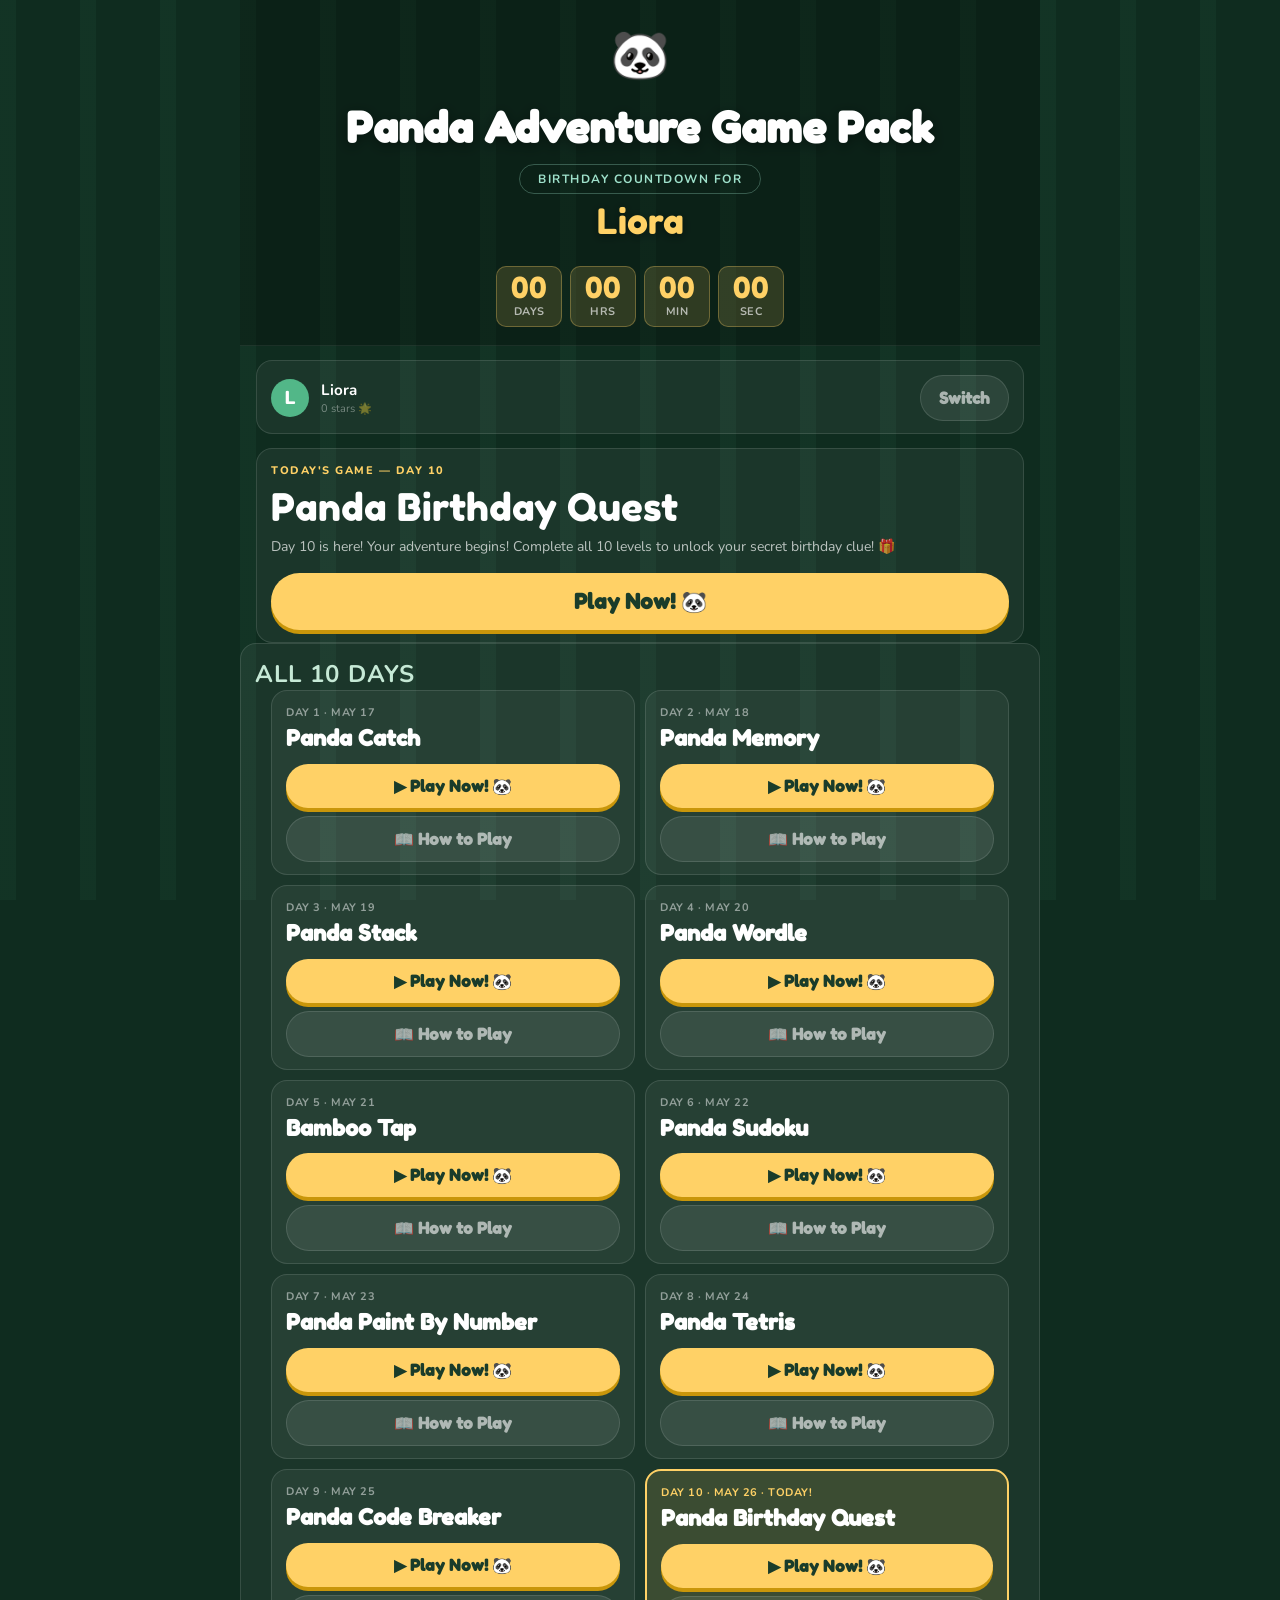
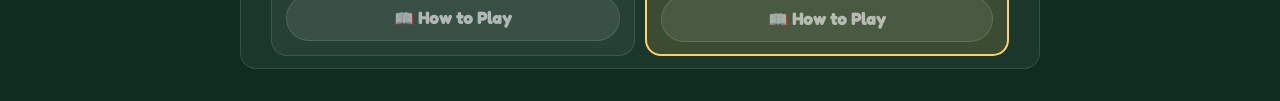
<file: index.html>
<!DOCTYPE html>
<html lang="en">
<head>
  <meta charset="UTF-8" />
  <meta name="viewport" content="width=device-width, initial-scale=1.0" />
  <title>Birthday Adventure Game Pack</title>

  <!-- PWA manifest (injected via JS to avoid CORS errors on file:// protocol) -->

  <!-- Theme color -->
  <meta name="theme-color" content="#ff69b4" />

  <!-- iOS PWA support -->
  <meta name="apple-mobile-web-app-capable" content="yes" />
  <meta name="apple-mobile-web-app-status-bar-style" content="black-translucent" />
  <meta name="apple-mobile-web-app-title" content="BdayGames" />
  <link rel="apple-touch-icon" href="./icons/icon-192.png" />

  <!-- Android / general icons -->
  <link rel="icon" type="image/png" sizes="192x192" href="./icons/icon-192.png" />
  <link rel="icon" type="image/png" sizes="512x512" href="./icons/icon-512.png" />

  <!-- Windows tile -->
  <meta name="msapplication-TileColor" content="#1a0a2e" />
  <meta name="msapplication-TileImage" content="./icons/icon-192.png" />

  <!-- Open Graph -->
  <meta property="og:title" content="Birthday Adventure Game Pack" />
  <meta property="og:description" content="A 10-day birthday countdown with daily unlockable mini-games." />
  <meta property="og:image" content="./icons/icon-512.png" />
  <meta property="og:type" content="website" />

  <style>
    * { box-sizing: border-box; margin: 0; padding: 0; }
    body {
      min-height: 100vh;
      display: flex;
      align-items: center;
      justify-content: center;
      background: #1a0a2e;
      color: #fff;
      font-family: system-ui, sans-serif;
    }
    .loader { text-align: center; }
    .loader-icon { font-size: 64px; animation: bounce 1s infinite alternate; }
    @keyframes bounce {
      from { transform: translateY(0); }
      to   { transform: translateY(-16px); }
    }
    .loader p { margin-top: 16px; color: #ff69b4; font-size: 1.1rem; }
    .loader a { color: #ccc; font-size: 0.9rem; margin-top: 8px; display: block; }
  </style>

  <script>
    // PWA features require a secure HTTP context; skip silently on file://
    if (location.protocol === 'https:' || location.protocol === 'http:') {
      var link = document.createElement('link');
      link.rel = 'manifest';
      link.href = './manifest.json';
      document.head.appendChild(link);

      if ('serviceWorker' in navigator) {
        navigator.serviceWorker.register('./sw.js', { scope: './' })
          .catch(function (err) { console.warn('[SW] Registration failed:', err); });
      }
    }
    // Redirect to launcher
    window.location.replace('./launcher/index.html');
  </script>
</head>
<body>
  <div class="loader">
    <div class="loader-icon">🎂</div>
    <p>Loading Birthday Adventure…</p>
    <a href="./launcher/index.html">Tap here if not redirected</a>
  </div>
</body>
</html>
</file>
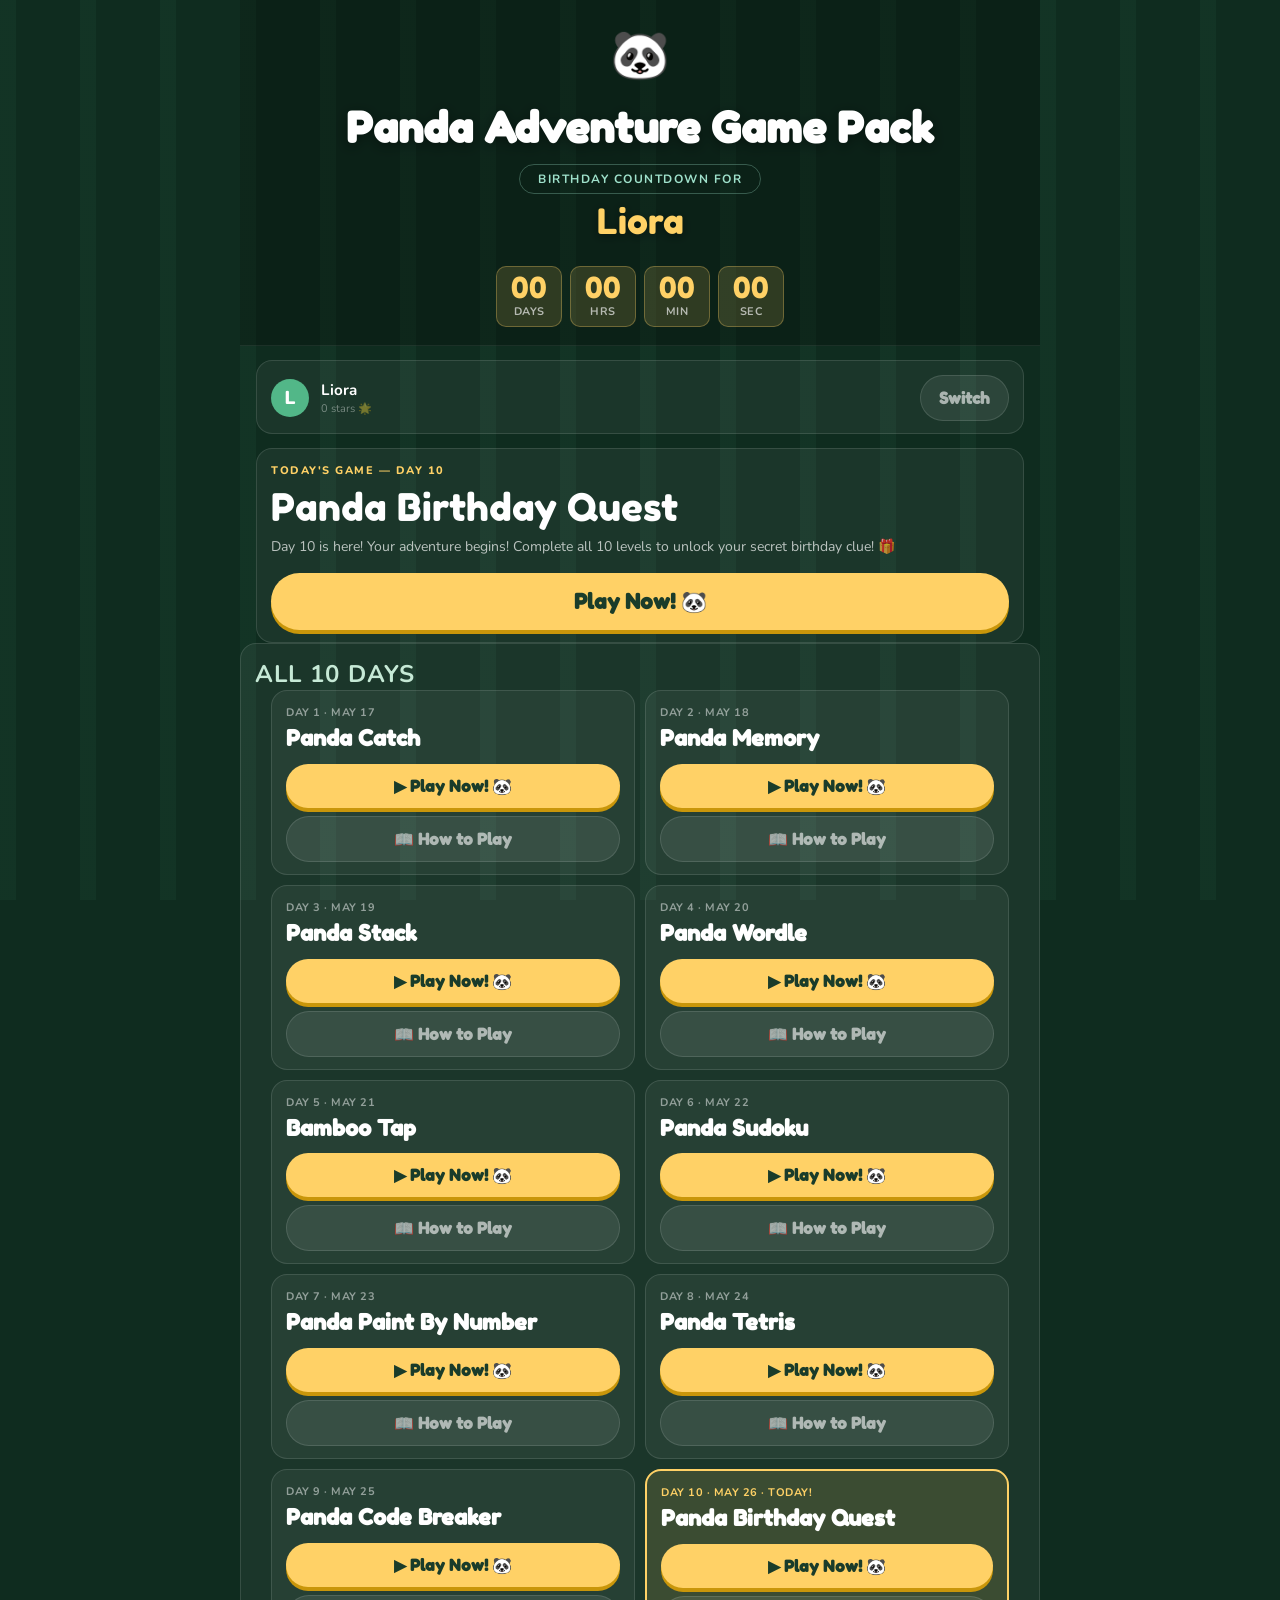
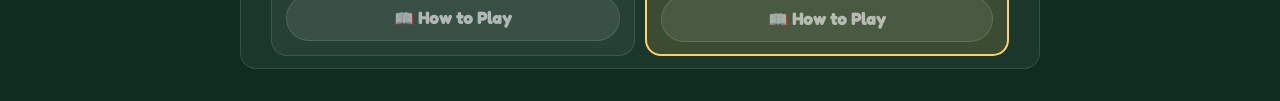
<file: launcher/index.html>
<!DOCTYPE html>
<html lang="en">
<head>
  <meta charset="UTF-8" />
  <meta name="viewport" content="width=device-width, initial-scale=1.0" />
  <title>Birthday Adventure Game Pack</title>

  <!-- PWA manifest (injected via JS to avoid CORS errors on file:// protocol) -->

  <!-- Theme color -->
  <meta name="theme-color" content="#ff69b4" />

  <!-- iOS PWA support -->
  <meta name="apple-mobile-web-app-capable" content="yes" />
  <meta name="apple-mobile-web-app-status-bar-style" content="black-translucent" />
  <meta name="apple-mobile-web-app-title" content="BdayGames" />
  <link rel="apple-touch-icon" href="../icons/icon-192.png" />

  <!-- Favicon -->
  <link rel="icon" type="image/png" sizes="192x192" href="../icons/icon-192.png" />

  <!-- Register service worker from launcher (start_url target) -->
  <script>
    // PWA features require a secure HTTP context; skip silently on file://
    if (location.protocol === 'https:' || location.protocol === 'http:') {
      var link = document.createElement('link');
      link.rel = 'manifest';
      link.href = '../manifest.json';
      document.head.appendChild(link);

      if ('serviceWorker' in navigator) {
        navigator.serviceWorker.register('../sw.js', { scope: '../' })
          .catch(function (err) { console.warn('[SW] Registration failed:', err); });
      }
    }
    // Capture install prompt for the custom install button
    window.__pwaInstallPrompt = null;
    window.addEventListener('beforeinstallprompt', function (e) {
      e.preventDefault();
      window.__pwaInstallPrompt = e;
      var btn = document.getElementById('installPwaBtn');
      if (btn) btn.hidden = false;
    });
    window.addEventListener('appinstalled', function () {
      var btn = document.getElementById('installPwaBtn');
      if (btn) btn.hidden = true;
      window.__pwaInstallPrompt = null;
    });
  </script>

  <!-- Self-hosted fonts (see CREDITS.md) -->
  <link href="../assets/fonts/fonts.css" rel="stylesheet" />

  <link rel="stylesheet" href="../assets/css/global.css" />
  <script src="../config/app-config.js"></script>
  <script src="../engine/panda-adventure.js"></script>
  <script src="../engine/theme-manager.js"></script>
  <script>
    (function () {
      var cfg = window.APP_CONFIG || null;
      if (window.PandaAdventure && window.PandaAdventure.Theme) {
        window.__activeTheme = window.PandaAdventure.Theme.applyFromConfig(cfg);
      }
    })();
  </script>
  <script>
  (function(){
    var t = window.__activeTheme || {};
    window.__T  = t;
    window.__TI = t.icons   || {};
    window.__TC = t.canvas  || {};
    window.__TS = t.strings || {};
  })();
  </script>
</head>
<body>
  <main class="pa-page" role="main">
    <section class="hero">
      <div class="hero-badge" id="heroMascot" aria-hidden="true">🎮</div>
      <h1 id="appTitle" style="margin-bottom: 12px;">Panda Adventure</h1>
      <div class="hero-tag" id="countdownLabel" style="margin-bottom: 6px;">BIRTHDAY COUNTDOWN FOR</div>
      <div id="kidNameHeader" style="font-family: 'Fredoka One', cursive; font-size: 2.2rem; color: var(--yellow); margin-bottom: 24px; text-shadow: 0 2px 8px rgba(0,0,0,0.4); ">Your Child Name</div>
      <div class="countdown-row" aria-label="Day countdown">
        <div class="cd-box"><div class="cd-value" id="cdDays">0</div><div class="cd-label">DAYS</div></div>
        <div class="cd-box"><div class="cd-value" id="cdHours">0</div><div class="cd-label">HRS</div></div>
        <div class="cd-box"><div class="cd-value" id="cdMinutes">0</div><div class="cd-label">MIN</div></div>
        <div class="cd-box"><div class="cd-value" id="cdSeconds">0</div><div class="cd-label">SEC</div></div>
      </div>
    </section>

    <section class="pa-card profile-card">
      <div style="display:flex; align-items:center; gap:12px;">
        <div class="avatar" id="profileAvatar">A</div>
        <div>
          <div class="profile-name" id="profileName">Explorer</div>
          <div class="profile-sub" id="profileSub">0 stars 🌟</div>
        </div>
      </div>
      <button class="pa-btn pa-btn-ghost" id="switchPlayerBtn" aria-label="Switch player">Switch</button>
    </section>



    <!-- PWA install banner (hidden until browser fires beforeinstallprompt) -->
    <section id="installBanner" style="display:flex; align-items:center; justify-content:space-between; gap:12px; background:linear-gradient(135deg,#2d1b69,#1a0a2e); border:2px solid #ff69b4; border-radius:18px; padding:14px 18px; margin:0 0 12px;">
      <div style="display:flex; align-items:center; gap:10px;">
        <span style="font-size:28px;">📲</span>
        <div>
          <div style="font-weight:800; font-size:0.95rem; color:#fff;">Install App</div>
          <div style="font-size:0.78rem; color:#ccc;">Play offline, anytime!</div>
        </div>
      </div>
      <button id="installPwaBtn" hidden
        style="background:#ff69b4; color:#fff; border:none; border-radius:12px; padding:10px 18px; font-size:0.9rem; font-weight:800; cursor:pointer; white-space:nowrap;"
        onclick="(function(){
          if(window.__pwaInstallPrompt){
            window.__pwaInstallPrompt.prompt();
            window.__pwaInstallPrompt.userChoice.then(function(r){
              if(r.outcome==='accepted'){
                document.getElementById('installBanner').style.display='none';
              }
              window.__pwaInstallPrompt=null;
            });
          }
        })()">
        Add to Home Screen
      </button>
    </section>
    <script>
      // Show banner only when install button becomes visible
      (function () {
        var banner = document.getElementById('installBanner');
        var btn = document.getElementById('installPwaBtn');
        if (banner && btn) {
          // Hide banner by default; show it when the button becomes visible
          banner.style.display = 'none';
          var orig = Object.getOwnPropertyDescriptor(HTMLElement.prototype, 'hidden');
          // Poll quickly after page load to sync banner visibility with button
          var sync = function () { banner.style.display = btn.hidden ? 'none' : 'flex'; };
          window.addEventListener('beforeinstallprompt', sync);
          window.addEventListener('appinstalled', sync);
        }
      })();
    </script>

    <section class="pa-card today-card">
      <div class="today-day" id="todayLabel">TODAY'S GAME</div>
      <div class="today-title" id="todayTitle" aria-live="polite">Loading...</div>
      <div class="today-desc" id="todayDescription"></div>
      <div id="todayGame"></div>
    </section>

    <section class="pa-card">
      <h2 style="letter-spacing:1px; color: var(--muted);">ALL 10 DAYS</h2>
      <div id="dayList" class="day-list"></div>
    </section>


  </main>

  <div class="player-modal" id="playerModal">
    <div class="player-panel">
      <div style="text-align:center; font-size:70px;" id="playerModalMascot">🎮</div>
      <h3 class="player-title">Who's playing?</h3>
      <p class="player-sub">Select your name or add a new player.</p>
      <div class="player-list" id="playerList"></div>
      <div class="player-add-row">
        <input id="newPlayerInput" class="player-input" type="text" placeholder="Enter name..." maxlength="20" autocomplete="off" spellcheck="false" aria-label="New player name" />
        <button id="addPlayerBtn" class="player-add-btn">Add</button>
      </div>
      <button id="startPlayerBtn" class="pa-btn pa-btn-primary player-go-btn">Let's Go! 🎮</button>
    </div>
  </div>

  <div class="modal" id="completionModal" aria-hidden="true">
    <div class="modal-panel">
      <h3 id="modalTitle">You completed a day!</h3>
      <p id="modalMessage">Great job!</p>
      <div style="display:flex; gap: 8px; margin-top: 10px;">
        <button id="revealClueBtn" class="pa-btn pa-btn-primary">Reveal Clue</button>
        <button id="closeModalBtn" class="pa-btn pa-btn-ghost">Close</button>
      </div>
      <div id="clueReveal" class="clue-reveal"></div>
    </div>
  </div>

  <div class="modal" id="howToModal" aria-hidden="true">
    <div class="modal-panel">
      <h3 id="howToTitle" style="color: var(--accent-2, #3b82f6); font-family: 'Fredoka One', cursive; font-size: 1.8rem; margin-bottom: 12px;">How to Play</h3>
      <div id="howToMessage" style="color: #eee; line-height: 1.6; font-size: 1.05rem; margin-bottom: 20px; text-align: left; background: var(--surface-2, #1e2d45); padding: 16px; border-radius: 12px; border: 2px solid var(--accent-2, #3b82f6);">Instructions go here.</div>
      <button id="closeHowToBtn" class="pa-btn pa-btn-primary" style="width: 100%;">Got it! 🎮</button>
    </div>
  </div>

  <script src="../engine/utils.js"></script>
  <script src="../engine/config-loader.js"></script>
  <script src="../engine/state-manager.js"></script>
  <script src="../engine/unlock-engine.js"></script>
  <script src="../engine/game-bridge.js"></script>
  <script src="launcher.js"></script>
</body>
</html>
</file>
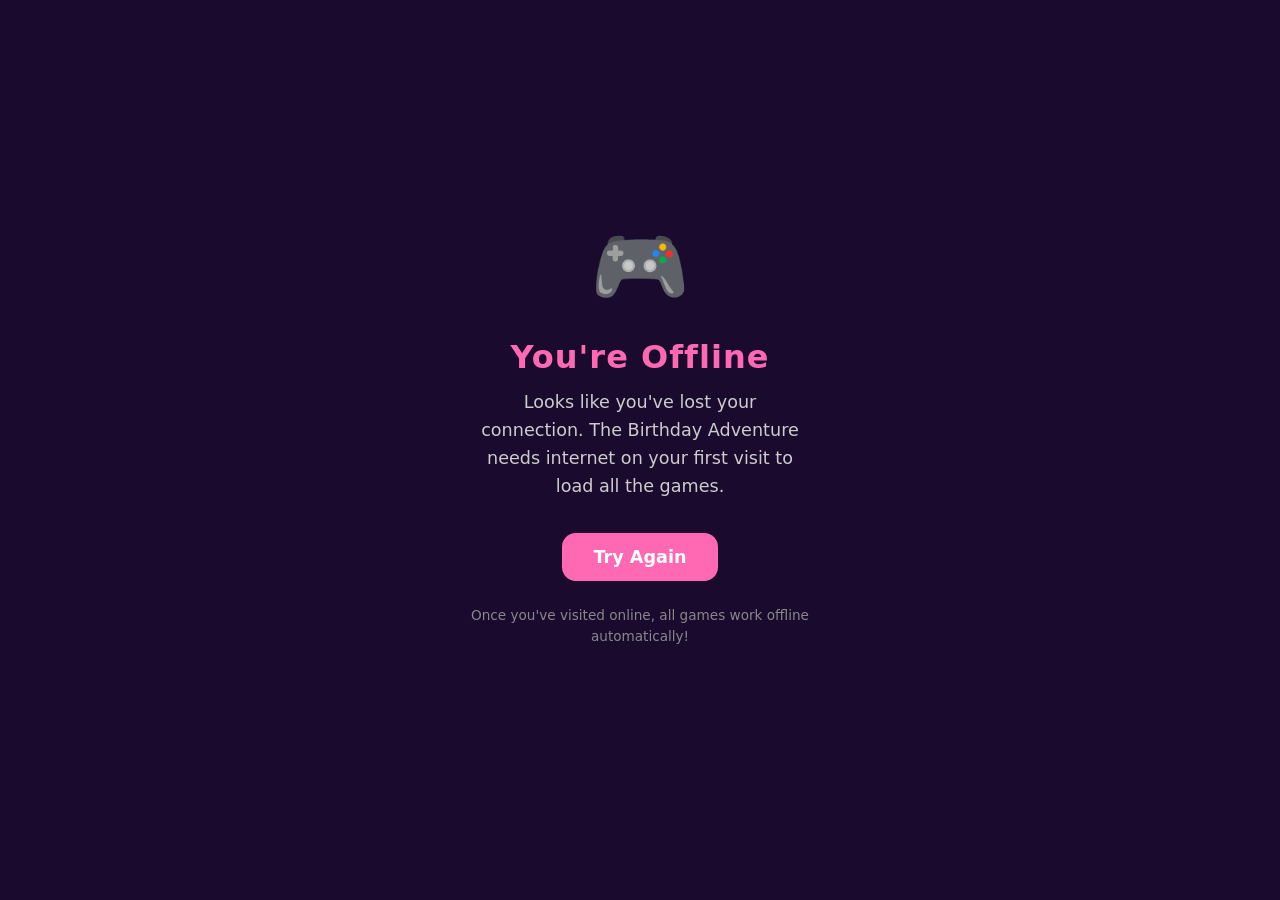
<file: offline.html>
<!DOCTYPE html>
<html lang="en">
<head>
  <meta charset="UTF-8" />
  <meta name="viewport" content="width=device-width, initial-scale=1.0" />
  <title>Offline — Birthday Adventure Game Pack</title>
  <!-- manifest injected via JS to avoid CORS errors on file:// protocol -->
  <meta name="theme-color" content="#ff69b4" />
  <link rel="apple-touch-icon" href="./icons/icon-192.png" />
  <style>
    * { box-sizing: border-box; margin: 0; padding: 0; }
    body {
      min-height: 100vh;
      display: flex;
      flex-direction: column;
      align-items: center;
      justify-content: center;
      background: #1a0a2e;
      color: #fff;
      font-family: 'Nunito', system-ui, sans-serif;
      padding: 24px;
      text-align: center;
    }
    .icon { font-size: 80px; margin-bottom: 24px; }
    h1 {
      font-size: 2rem;
      color: #ff69b4;
      margin-bottom: 12px;
      letter-spacing: 1px;
    }
    p {
      font-size: 1.1rem;
      color: #ccc;
      max-width: 340px;
      line-height: 1.6;
      margin-bottom: 32px;
    }
    .btn {
      background: #ff69b4;
      color: #fff;
      border: none;
      border-radius: 14px;
      padding: 14px 32px;
      font-size: 1.1rem;
      font-weight: 700;
      cursor: pointer;
      text-decoration: none;
      display: inline-block;
      transition: opacity 0.2s;
    }
    .btn:hover { opacity: 0.85; }
    .note {
      margin-top: 24px;
      font-size: 0.85rem;
      color: #888;
    }
  </style>
</head>
<body>
  <div class="icon">🎮</div>
  <h1>You're Offline</h1>
  <p>Looks like you've lost your connection. The Birthday Adventure needs internet on your first visit to load all the games.</p>
  <a href="./launcher/index.html" class="btn">Try Again</a>
  <p class="note">Once you've visited online, all games work offline automatically!</p>
  <script>
    if (location.protocol === 'https:' || location.protocol === 'http:') {
      var link = document.createElement('link');
      link.rel = 'manifest';
      link.href = './manifest.json';
      document.head.appendChild(link);
    }
    // Auto-retry when connection is restored
    window.addEventListener('online', function () {
      window.location.replace('./launcher/index.html');
    });
  </script>
</body>
</html>
</file>
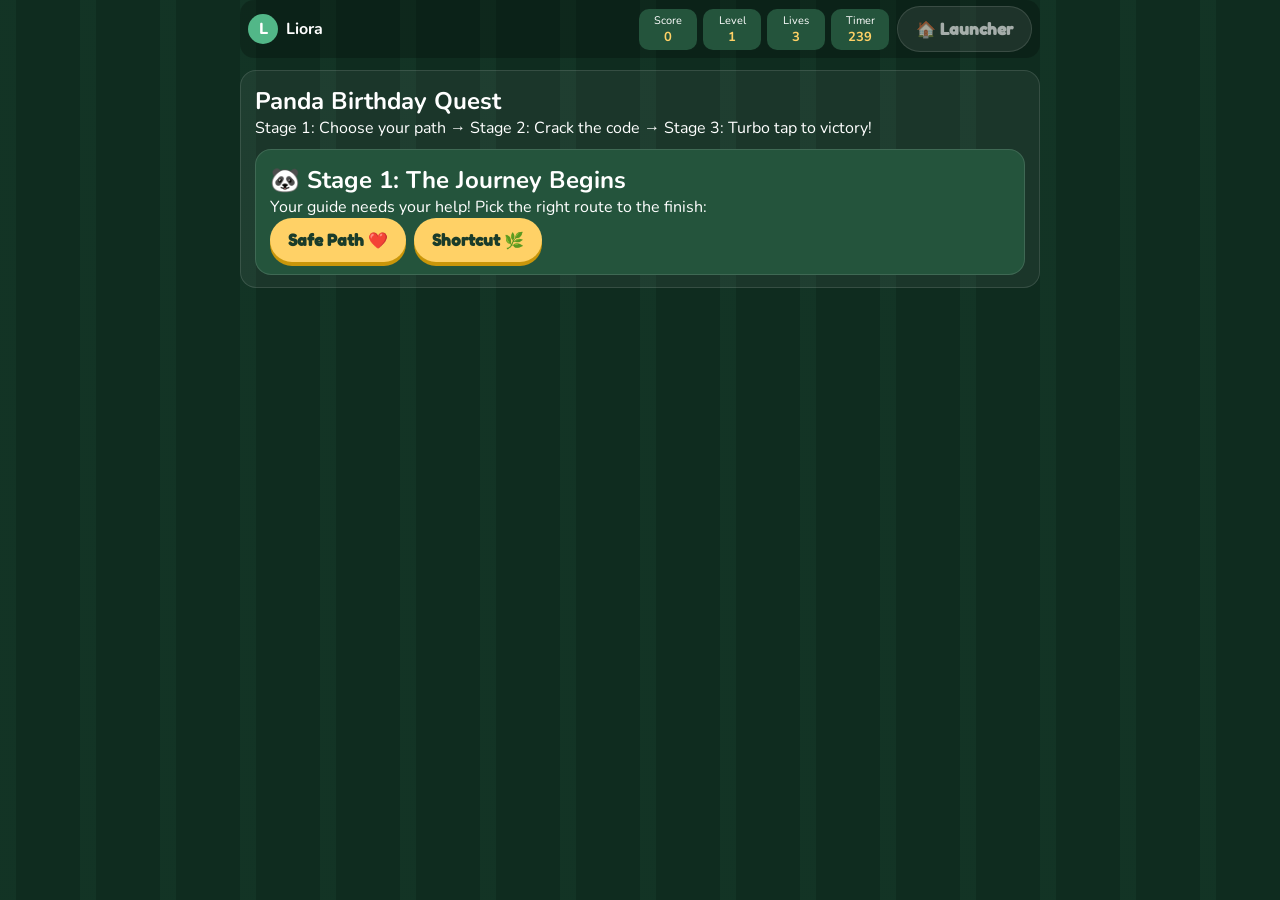
<file: games/birthday-quest.html>
<!DOCTYPE html>
<html lang="en">
<head>
  <meta charset="UTF-8" />
  <meta name="viewport" content="width=device-width, initial-scale=1.0" />
  <title>Birthday Game</title>
  <link rel="stylesheet" href="../assets/css/global.css" />
  <script src="../config/app-config.js"></script>
  <script src="../engine/panda-adventure.js"></script>
  <script src="../engine/theme-manager.js"></script>
  <script>
    (function () {
      var cfg = window.APP_CONFIG || null;
      if (window.PandaAdventure && window.PandaAdventure.Theme) {
        window.__activeTheme = window.PandaAdventure.Theme.applyFromConfig(cfg);
      }
    })();
  </script>
  <script>
  (function(){
    var t = window.__activeTheme || {};
    window.__T  = t;
    window.__TI = t.icons   || {};
    window.__TC = t.canvas  || {};
    window.__TS = t.strings || {};
  })();
  </script>
</head>
<body>
  <main id="game-root" class="pa-page">
    <section class="pa-card">
      <h1 id="game-main-title">Loading...</h1>
      <p>Stage 1: Choose your path → Stage 2: Crack the code → Stage 3: Turbo tap to victory!</p>
      <div id="stageBox" class="pa-card" style="margin-top: 10px; background:var(--surface-2);"></div>
    </section>
  </main>

  <script src="../engine/sounds.js"></script>
  <script src="../engine/state-manager.js"></script>
  <script src="../engine/game-bridge.js"></script>
  <script src="shared/game-shell.js"></script>
  <script>
    var score = 0, level = 1, lives = 3, timer = 240;
    var stage = 1;

    function completeGame(score, level) {
      PandaAdventure.Bridge.sendComplete({
        gameId: "day10",
        score: score,
        level: level
      });
    }

    PandaAdventure.GameShell.mountTopBar({ rootId: "game-root" });
    PandaAdventure.GameShell.setStats({ score: score, level: level, lives: lives, timer: timer });

    function setStage(contentHtml) {
      document.getElementById("stageBox").innerHTML = contentHtml;
    }

    function stage1() {
      var TI = window.__TI || {};
      var mascot = window.__T.mascot || "🐼";
      var q = (window.__T && window.__T.quest) || {};
      var tName = q.stage1Title  || "The Journey Begins";
      var pathA = q.stage1PathA  || ("Safe Path " + (TI.life || "⚡"));
      var pathB = q.stage1PathB  || ("Shortcut " + (TI.hole || "⚙️"));

      setStage(
        "<h2>" + (TI.player||mascot) + " Stage 1: " + tName + "</h2><p>Your guide needs your help! Pick the right route to the finish:</p>" +
        "<div style='display:flex; gap:8px;'><button class='pa-btn pa-btn-primary' id='pathA'>" + pathA + "</button><button class='pa-btn pa-btn-primary' id='pathB'>" + pathB + "</button></div>" +
        "<p id='stageMsg'></p>"
      );
      document.getElementById("pathA").onclick = function () {
        score += 20; level = 2; stage = 2; PandaAdventure.GameShell.setStats({ score: score, level: level }); stage2();
      };
      document.getElementById("pathB").onclick = function () {
        var trapMsg = q.stage1Trap || (mascot + " found a prickly bush! Try the other path!");
        lives -= 1; PandaAdventure.GameShell.setStats({ lives: lives }); document.getElementById("stageMsg").textContent = trapMsg;
      };
    }

    function stage2() {
      var TI = window.__TI || {};
      var q = (window.__T && window.__T.quest) || {};
      var s2Name = q.stage2Title || "Logic Gate";
      setStage(
        "<h2>" + (TI.collect||"🔐") + " Stage 2: " + s2Name + "</h2><p>Crack the sequence to unlock the gate: 2, 4, 8, 16, ?</p>" +
        "<input id='patternInput' style='padding:8px; width:100%; max-width:220px;' placeholder='Enter code...'/>" +
        "<button class='pa-btn pa-btn-secondary' id='patternBtn' style='margin-left:8px;'>Submit</button>" +
        "<p id='stageMsg'></p>"
      );
      document.getElementById("patternBtn").onclick = function () {
        var value = (document.getElementById("patternInput").value || "").trim();
        if (value === "32") {
          score += 30; level = 3; stage = 3; PandaAdventure.GameShell.setStats({ score: score, level: level }); stage3();
        } else {
          lives -= 1;
          PandaAdventure.GameShell.setStats({ lives: lives });
          document.getElementById("stageMsg").textContent = "Try again! Hint: multiply by 2 each time ✨";
        }
      };
    }

    function stage3() {
      var TI = window.__TI || {};
      var q = (window.__T && window.__T.quest) || {};
      var s3Name  = q.stage3Title   || "Mascot Celebration";
      var btnText = q.stage3BtnText || ((TI.player||"🐼") + " DANCE! ✨");
      setStage(
        "<h2>" + (TI.life||"⚡") + " Stage 3: " + s3Name + "</h2><p>Turbo-tap 15 times to win!</p>" +
        "<button class='pa-btn pa-btn-primary' id='tapBtn'>" + btnText + "</button> <strong id='tapCount'>0/15</strong>"
      );
      var taps = 0;
      document.getElementById("tapBtn").onclick = function () {
        taps += 1;
        score += 2;
        document.getElementById("tapCount").textContent = taps + "/15";
        PandaAdventure.GameShell.setStats({ score: score });
        if (taps >= 15) {
          finish();
        }
      };
    }

    function launchConfetti() {
      var canvas = document.createElement('canvas');
      canvas.id = 'confettiCanvas';
      canvas.style.position = 'fixed';
      canvas.style.top = '0';
      canvas.style.left = '0';
      canvas.style.width = '100vw';
      canvas.style.height = '100vh';
      canvas.style.zIndex = '999';
      canvas.style.pointerEvents = 'none';
      document.body.appendChild(canvas);

      canvas.width = window.innerWidth;
      canvas.height = window.innerHeight;

      var ctx = canvas.getContext('2d');
      var colors = (window.__T && window.__T.confettiColors) || ['#ff4d4d','#ffd166','#06d6a0','#118ab2','#ff6b6b','#a8edea','#fed9b7','#f07167'];
      var particles = [];

      for (var i = 0; i < 150; i++) {
        particles.push({
          x: Math.random() * canvas.width,
          y: Math.random() * canvas.height - canvas.height,
          vx: (Math.random() - 0.5) * 3,
          vy: Math.random() * 3 + 2,
          rotation: Math.random() * Math.PI * 2,
          rotSpeed: (Math.random() - 0.5) * 0.2,
          color: colors[Math.floor(Math.random() * colors.length)],
          w: 6,
          h: 10
        });
      }

      var start = Date.now();
      var duration = 4000;

      function drawFrame() {
        ctx.clearRect(0, 0, canvas.width, canvas.height);
        for (var i = 0; i < particles.length; i++) {
          var p = particles[i];
          p.x += p.vx;
          p.y += p.vy;
          p.vy += 0.05; // gravity
          p.rotation += p.rotSpeed;

          ctx.save();
          ctx.translate(p.x, p.y);
          ctx.rotate(p.rotation);
          ctx.fillStyle = p.color;
          ctx.fillRect(-p.w / 2, -p.h / 2, p.w, p.h);
          ctx.restore();
        }

        if (Date.now() - start < duration) {
          requestAnimationFrame(drawFrame);
        } else {
          if (canvas.parentNode) canvas.parentNode.removeChild(canvas);
        }
      }

      requestAnimationFrame(drawFrame);
    }

    function finish() {
      level = 4;
      var mascot = window.__T.mascot || "🐼";
      var q = (window.__T && window.__T.quest) || {};
      var happyText = q.finishText || "🎂 Happy Birthday! 🎈";
      PandaAdventure.GameShell.setStats({ level: level });
      setStage("<h2>🎉 MISSION COMPLETE! 🎂</h2><p style='font-size:1.1rem;'>You completed the FULL Birthday Quest!</p><p style='font-size:1.05rem;'>Your guide says: <strong>\"With the power of your brain and a heart of a hero, you are absolutely amazing!\"</strong></p><p style='font-size:1.2rem; margin-top:12px;'>" + happyText + "</p>");
      if (window.PandaAdventure && window.PandaAdventure.Sounds) {
        window.PandaAdventure.Sounds.playBirthdayJingle();
      }
      launchConfetti();
      completeGame(score, level);
    }

    setInterval(function () {
      timer -= 1;
      PandaAdventure.GameShell.setStats({ timer: timer });
      if (timer <= 0 && stage < 4) {
        setStage("<h2>⏱️ Time's up!</h2><p>The timer was fast this time. Refresh and try again — your guide believes in you! 🤖</p>");
      }
    }, 1000);

    stage1();
  </script>

  <script>
  /* ── THEME SYNC: runs after DOM is ready ─────────────────────────────────── */
  (function() {
    var t   = window.__T  || window.__activeTheme || {};
    var TI  = window.__TI || t.icons   || {};
    var TS  = window.__TS || t.strings || {};
    var Th  = window.PandaAdventure && window.PandaAdventure.Theme;
    var mascot = t.mascot || '🎮';

    /* game name badge + page title */
    var params = new URLSearchParams(window.location.search);
    var dayId  = params.get('dayId');
    if (!dayId && window.APP_CONFIG && window.APP_CONFIG.days) {
      var path = window.location.pathname;
      for (var i=0; i<window.APP_CONFIG.days.length; i++) {
        if (path.indexOf(window.APP_CONFIG.days[i].file.replace('../games/','')) !== -1) {
          dayId = window.APP_CONFIG.days[i].id; break;
        }
      }
    }
    const gameTitle = (dayId && Th) ? Th.getGameTitle(t, dayId, document.title) : (t.name || document.title);
    document.title = gameTitle;
    const tag = document.getElementById('level-game-tag') || document.querySelector('.game-name-tag') || document.getElementById('game-main-title');
    if (tag) tag.textContent = gameTitle;

    /* mascot / win overlay */
    ['ov-panda','win-panda','ov-emoji','level-mascot'].forEach(function(id){
      var el = document.getElementById(id);
      if (el) el.textContent = mascot;
    });

    /* lives HUD */
    var livesEl = document.getElementById('hud-lives') || document.getElementById('lives');
    if (livesEl) livesEl.textContent = (TI.life||'❤️').repeat(
      parseInt(livesEl.dataset.lives || livesEl.textContent.replace(/[^❤️⚡🔥❄️]/g,'').length || '3', 10) || 3
    );

    /* retry / next / results buttons via data-btn attribute */
    document.querySelectorAll('[data-btn="retry"]').forEach(function(el){
      el.textContent = TS.retryBtn || 'Retry! 🔄';
    });
    document.querySelectorAll('[data-btn="next"]').forEach(function(el){
      el.textContent = TS.winBtn || 'Next →';
    });
    document.querySelectorAll('[data-btn="results"]').forEach(function(el){
      el.textContent = TS.resultsBtn || 'See results';
    });

    /* clue-box: style with theme accent colors */
    var clueBox = document.getElementById('bday-clue-box');
    if (clueBox) {
      clueBox.style.background = 'var(--surface-2)';
      clueBox.style.borderColor = 'var(--accent-2)';
    }
    var bdayMsg = document.getElementById('bday-msg');
    if (bdayMsg) bdayMsg.style.color = 'var(--muted)';

    /* completion prefix from theme strings */
    var winPrefix = document.getElementById('win-prefix');
    if (winPrefix) winPrefix.textContent = TS.completionPrefix || '';
  })();
  </script>

</body>
</html>
</file>
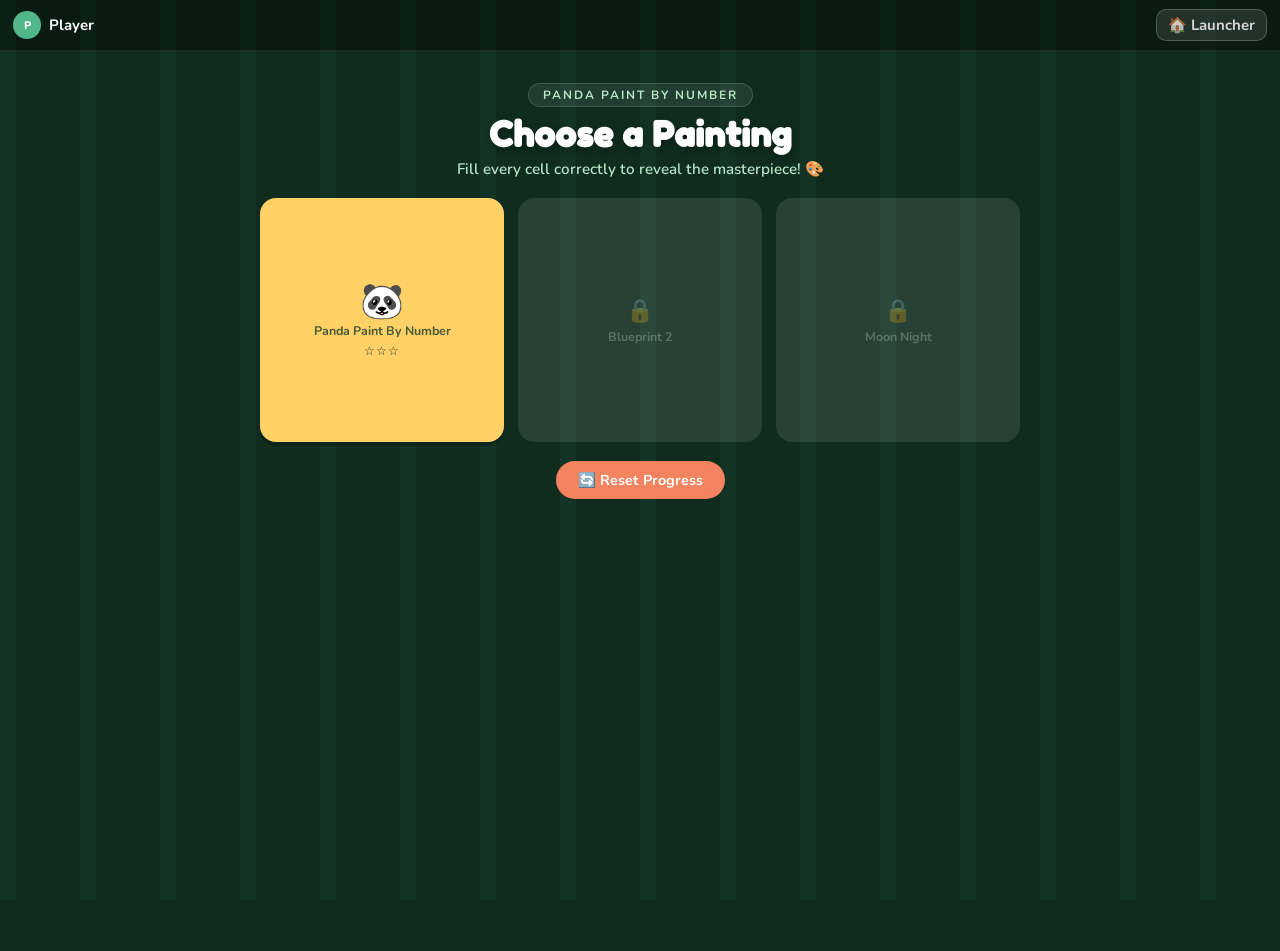
<file: games/by-numbers.html>
<!DOCTYPE html>
<html lang="en">
<head>
  <meta charset="UTF-8">
  <meta name="viewport" content="width=device-width, initial-scale=1.0">
  <title>Birthday Game</title>
  <style>
    @import url('../assets/fonts/fonts.css');
    :root {
      --game-max-width: min(92vw, 760px);
      --green-dark: var(--surface, #111827);
      --green-mid: var(--accent-2, #3b82f6);
      --green-light: var(--muted, #9bb8d4);
      --green-pale: var(--surface-2, #1e2d45);
      --yellow:      #ffd166;
      --orange:      #f4845f;
      --red:         #ef233c;
    }
    * { box-sizing: border-box; margin: 0; padding: 0; }
    body { font-family: 'Nunito', sans-serif; background: var(--bg, #0a0e1a); min-height: 100vh; overflow-x: hidden; color: #222; }
    body::before { content: ''; position: fixed; top: 0; right: 0; bottom: 0; left: 0; background-image: var(--stripe-texture); pointer-events: none; z-index: 0; }
    .screen { display: none; position: relative; z-index: 1; }
    .screen.active { display: flex; flex-direction: column; align-items: center; min-height: 100vh; }
    /* LAUNCHER BAR */
    #launcher-bar { display: flex; background: rgba(0,0,0,0.4); padding: 9px 13px; align-items: center; justify-content: space-between; border-bottom: 1px solid rgba(255,255,255,0.08); flex-shrink: 0; position: sticky; top: 0; z-index: 20; width: 100%; }
    .lb-left { display: flex; align-items: center; gap: 8px; }
    .lb-av { width: 28px; height: 28px; border-radius: 50%; background: var(--accent-2, #3b82f6); display: flex; align-items: center; justify-content: center; font-size: 11px; font-weight: 800; color: #fff; flex-shrink: 0; }
    .lb-name { font-size: 15px; font-weight: 700; color: #fff; }
    .lb-btn { background: rgba(255,255,255,0.1); border: 1px solid rgba(255,255,255,0.2); color: rgba(255,255,255,0.8); font-size: 15px; font-weight: 700; padding: 5px 11px; border-radius: 10px; cursor: pointer; font-family: 'Nunito', sans-serif; white-space: nowrap; transition: background .15s; }
    .lb-btn:hover { background: rgba(255,255,255,0.2); }
    /* LEVEL SELECT */
    #screen-levels { padding: 2rem 1rem; gap: 1.2rem; }
    .level-header { text-align: center; }
    .game-name-tag { display: inline-block; font-size: 0.75rem; font-weight: 700; text-transform: uppercase; letter-spacing: 2px; color: var(--green-light); background: rgba(255,255,255,0.08); border: 1px solid rgba(255,255,255,0.15); border-radius: 20px; padding: 3px 14px; margin-bottom: 6px; }
    .level-header h2 { font-family: 'Fredoka One', cursive; font-size: 2.2rem; color: #fff; text-shadow: 0 3px 8px rgba(0,0,0,0.3); }
    .level-header p { color: var(--green-light); font-weight: 600; font-size: 0.95rem; margin-top: 4px; }
    .level-grid { display: grid; grid-template-columns: repeat(3, 1fr); gap: 14px; width: 100%; max-width: var(--game-max-width); }
    .level-btn { aspect-ratio: 1; min-height: 90px; border-radius: 16px; border: none; cursor: pointer; font-family: 'Fredoka One', cursive; transition: transform .15s, box-shadow .15s; display: flex; flex-direction: column; align-items: center; justify-content: center; gap: 4px; position: relative; overflow: hidden; }
    .level-btn .lvl-num   { font-size: 2.2rem; line-height: 1; }
    .level-btn .lvl-name  { font-size: 0.78rem; font-family: 'Nunito', sans-serif; font-weight: 700; opacity: .8; }
    .level-btn .lvl-stars { font-size: 0.75rem; letter-spacing: 1px; min-height: 14px; }
    .level-btn.unlocked   { background: var(--yellow); color: var(--green-dark); box-shadow: 0 4px 0 rgba(0,0,0,0.2); }
    .level-btn.unlocked:hover  { transform: translateY(-3px); box-shadow: 0 7px 0 rgba(0,0,0,0.2); }
    .level-btn.unlocked:active { transform: translateY(1px); }
    .level-btn.completed  { background: var(--green-mid); color: #fff; box-shadow: 0 4px 0 var(--green-dark); border: 2px solid rgba(255,255,255,0.2); }
    .level-btn.completed:hover { transform: translateY(-3px); }
    .level-btn.locked     { background: rgba(255,255,255,0.1); color: rgba(255,255,255,0.3); cursor: not-allowed; box-shadow: none; }
    .level-btn.locked .lvl-num { opacity: .4; }
    .lock-icon { font-size: 1.4rem; }
    .level-actions { display: flex; gap: 10px; width: 100%; max-width: var(--game-max-width); flex-wrap: wrap; justify-content: center; }
    .btn-sm { padding: 9px 22px; border-radius: 50px; border: none; font-family: 'Nunito', sans-serif; font-weight: 700; font-size: 0.9rem; cursor: pointer; transition: background .2s; }
    .btn-reset { background: var(--orange); color: #fff; }
    .btn-reset:hover { background: #e06040; }
    /* GAME SCREEN */
    #screen-game { padding: 0; background: var(--bg, #1a2e1c); align-items: center; justify-content: flex-start; min-height: 100vh; }
    #game-hud { width: 100%; max-width: var(--game-max-width); display: flex; align-items: center; justify-content: space-between; padding: 10px 16px 10px 90px; background: rgba(0,0,0,0.3); border-bottom: 2px solid rgba(255,255,255,0.1); position: relative; flex-shrink: 0; }
    #hud-back-btn { position: absolute; left: 10px; top: 50%; transform: translateY(-50%); background: rgba(255,255,255,0.12); border: 1px solid rgba(255,255,255,0.22); color: rgba(255,255,255,0.85); font-family: 'Nunito', sans-serif; font-weight: 700; font-size: 0.78rem; padding: 5px 10px; border-radius: 10px; cursor: pointer; white-space: nowrap; transition: background .15s; z-index: 5; }
    #hud-back-btn:hover { background: rgba(255,255,255,0.22); }
    .hud-item  { display: flex; flex-direction: column; align-items: center; }
    .hud-label { font-size: 0.7rem; font-weight: 700; color: rgba(255,255,255,0.5); text-transform: uppercase; letter-spacing: 1px; }
    .hud-value { font-family: 'Fredoka One', cursive; font-size: 1.4rem; color: #fff; }
    .hud-prog-track { width: 70px; height: 8px; background: rgba(255,255,255,0.12); border-radius: 4px; overflow: hidden; margin-top: 2px; }
    .hud-prog-fill  { height: 100%; background: linear-gradient(90deg, var(--green-mid), var(--yellow)); border-radius: 4px; transition: width .3s ease; width: 0%; }
    #canvas-wrap { width: 100%; max-width: var(--game-max-width); padding: 8px 10px 4px; flex: 1; display: flex; align-items: center; justify-content: center; min-height: 0; }
    #paint-canvas { display: block; border-radius: 12px; cursor: crosshair; box-shadow: 0 8px 32px rgba(0,0,0,0.45); touch-action: none; -webkit-user-select: none; user-select: none; max-width: 100%; max-height: 100%; }
    #palette-panel { width: 100%; max-width: var(--game-max-width); background: rgba(0,0,0,0.3); border-top: 2px solid rgba(255,255,255,0.1); padding: 8px 10px 10px; display: flex; flex-direction: column; align-items: center; gap: 6px; flex-shrink: 0; }
    .palette-label { font-size: 0.62rem; font-weight: 700; color: rgba(255,255,255,0.35); text-transform: uppercase; letter-spacing: 1.2px; }
    #color-palette { display: flex; gap: 6px; flex-wrap: wrap; justify-content: center; }
    .color-swatch { width: 42px; height: 42px; border-radius: 50%; cursor: pointer; display: flex; flex-direction: column; align-items: center; justify-content: center; font-family: 'Fredoka One', cursive; font-size: .95rem; border: 3px solid transparent; transition: transform .14s, border-color .14s, box-shadow .14s; box-shadow: 0 3px 8px rgba(0,0,0,0.3); flex-shrink: 0; }
    .color-swatch .swatch-num  { line-height: 1; }
    .color-swatch .swatch-name { font-size: .42rem; font-family: 'Nunito', sans-serif; font-weight: 700; text-transform: uppercase; letter-spacing: .5px; opacity: .65; }
    .color-swatch:hover { transform: scale(1.1); }
    .color-swatch.selected { border-color: #fff; transform: scale(1.18); box-shadow: 0 0 0 3px rgba(255,255,255,.35), 0 5px 14px rgba(0,0,0,.45); }
    .hud-hint-btn { padding: 5px 10px; border-radius: 10px; border: 1px solid rgba(255,255,255,0.22); background: rgba(255,255,255,0.1); color: rgba(255,255,255,0.85); font-family: 'Nunito', sans-serif; font-weight: 700; font-size: 0.78rem; cursor: pointer; white-space: nowrap; transition: background .15s; }
    .hud-hint-btn:hover { background: rgba(255,255,255,0.22); }
    /* OVERLAY */
    .overlay { display: none; position: fixed; top: 0; right: 0; bottom: 0; left: 0; z-index: 100; background: rgba(0,0,0,0.6); align-items: center; justify-content: center; padding: 1rem; }
    .overlay.active { display: flex; }
    .overlay-card { background: #fff; border-radius: 24px; padding: 2rem; width: 100%; max-width: 420px; text-align: center; box-shadow: 0 16px 64px rgba(0,0,0,0.35); animation: popIn .3s cubic-bezier(.175,.885,.32,1.275); }
    @keyframes popIn { from { transform: scale(0.7); opacity: 0; } to { transform: scale(1); opacity: 1; } }
    .overlay-panda  { font-size: 3.5rem; margin-bottom: .5rem; }
    .overlay-title  { font-family: 'Fredoka One', cursive; font-size: 2rem; color: var(--green-dark); margin-bottom: .3rem; }
    .overlay-sub    { font-size: .95rem; color: #666; margin-bottom: 1.2rem; line-height: 1.5; }
    .stars-display  { font-size: 2rem; margin-bottom: 1rem; letter-spacing: 4px; }
    .overlay-stats  { display: grid; grid-template-columns: 1fr 1fr 1fr; gap: 8px; margin-bottom: 1.4rem; }
    .stat-box       { background: var(--green-pale); border-radius: 12px; padding: 10px; }
    .stat-box .s-label { font-size: .72rem; color: #888; font-weight: 700; text-transform: uppercase; letter-spacing: .5px; }
    .stat-box .s-val   { font-family: 'Fredoka One', cursive; font-size: 1.4rem; color: var(--green-dark); }
    .overlay-btns { display: flex; flex-direction: column; gap: 8px; }
    .btn-next  { background: var(--yellow); color: var(--green-dark); font-family: 'Fredoka One', cursive; font-size: 1.2rem; padding: 12px; border-radius: 14px; border: none; cursor: pointer; transition: background .2s; }
    .btn-next:hover  { background: #f0c030; }
    .btn-retry { background: var(--green-pale); color: var(--green-dark); font-family: 'Nunito', sans-serif; font-weight: 700; font-size: .95rem; padding: 10px; border-radius: 14px; border: none; cursor: pointer; transition: background .2s; }
    .btn-retry:hover { background: var(--green-light); }
    .btn-menu  { background: #f0f0f0; color: #888; font-family: 'Nunito', sans-serif; font-weight: 700; font-size: .9rem; padding: 9px; border-radius: 14px; border: none; cursor: pointer; transition: background .2s; }
    .btn-menu:hover  { background: #e0e0e0; }
    .toast { position: fixed; bottom: 2rem; left: 50%; transform: translateX(-50%); background: rgba(0,0,0,0.8); color: #fff; padding: 10px 24px; border-radius: 50px; font-weight: 700; font-size: .9rem; z-index: 999; opacity: 0; transition: opacity .3s; pointer-events: none; }
    .toast.show { opacity: 1; }
    .confetti-piece { position: fixed; border-radius: 2px; animation: confettiFall linear forwards; pointer-events: none; z-index: 200; }
    @keyframes confettiFall { 0% { transform: translateY(-30px) rotate(0deg); opacity: 1; } 100% { transform: translateY(110vh) rotate(720deg); opacity: 0; } }
  </style>
  <!-- ── THEME SYSTEM ── -->
  <script src="../config/app-config.js"></script>
  <script src="../engine/panda-adventure.js"></script>
  <script src="../engine/theme-manager.js"></script>
  <script>
    (function () {
      var cfg = window.APP_CONFIG || null;
      if (window.PandaAdventure && window.PandaAdventure.Theme) {
        window.__activeTheme = window.PandaAdventure.Theme.applyFromConfig(cfg);
      }
    })();
  </script>
  <script>
  /* ── THEME SHORTCUTS ── all game scripts below use these globals:
     window.__T  = activeTheme object
     window.__TI = icons   { player, collect, enemy, life, hole }
     window.__TC = canvas  { bgFill, collectFill, enemyFill, ... }
     window.__TS = strings { retryBtn, winBtn, resultsBtn, clueTemplate, ... }
  */
  (function(){
    var t = window.__activeTheme || {};
    window.__T  = t;
    window.__TI = t.icons   || {};
    window.__TC = t.canvas  || {};
    window.__TS = t.strings || {};
  })();
  </script>
</head>
<body>

<div id="launcher-bar">
  <div class="lb-left">
    <div class="lb-av" id="lb-av">P</div>
    <div class="lb-name" id="lb-name">Player</div>
  </div>
  <button class="lb-btn" onclick="goToLauncher()">🏠 Launcher</button>
</div>

<!-- LEVEL SELECT -->
<div id="screen-levels" class="screen active">
  <div class="level-header">
    <div class="game-name-tag" id="level-game-tag">Blueprint Paint</div>
    <h2>Choose a Painting</h2>
    <p>Fill every cell correctly to reveal the masterpiece! 🎨</p>
  </div>
  <div class="level-grid" id="level-grid"></div>
  <div class="level-actions">
    <button class="btn-sm btn-reset" onclick="confirmReset()">🔄 Reset Progress</button>
  </div>
</div>

<!-- GAME SCREEN -->
<div id="screen-game" class="screen">
  <div id="game-hud" style="position:relative;">
    <button id="hud-back-btn" onclick="backToLevels()">← Levels</button>
    <div class="hud-item">
      <span class="hud-label">Painting</span>
      <span class="hud-value" id="hud-level">1</span>
    </div>
    <div class="hud-item">
      <span class="hud-label">Progress</span>
      <div class="hud-prog-track"><div class="hud-prog-fill" id="prog-fill"></div></div>
    </div>
    <div class="hud-item">
      <span class="hud-label">Done</span>
      <span class="hud-value" id="hud-pct">0%</span>
    </div>
    <div class="hud-item">
      <span class="hud-label">Hints</span>
      <span class="hud-value" id="hud-hints">0</span>
    </div>
    <button class="hud-hint-btn" onclick="doHint()">💡 Hint</button>
    <button class="hud-hint-btn" onclick="doUndo()">↩ Undo</button>
  </div>
  <div id="canvas-wrap"><canvas id="paint-canvas"></canvas></div>
  <div id="palette-panel">
    <div class="palette-label">Pick a colour — click &amp; drag to paint</div>
    <div id="color-palette"></div>
  </div>
</div>

<!-- COMPLETE OVERLAY -->
<div id="overlay-complete" class="overlay">
  <div class="overlay-card">
    <div class="overlay-panda" id="ov-panda">🎮</div>
    <div class="overlay-title" id="ov-title">Mission Painted!</div>
    <div class="stars-display" id="ov-stars">★★★</div>
    <div class="overlay-sub"   id="ov-sub">Amazing job! 🎨</div>
    <div class="overlay-stats">
      <div class="stat-box"><div class="s-label">Accuracy</div><div class="s-val" id="ov-accuracy">100%</div></div>
      <div class="stat-box"><div class="s-label">Time</div><div class="s-val" id="ov-time">0:00</div></div>
      <div class="stat-box"><div class="s-label">Hints</div><div class="s-val" id="ov-hints-used">0</div></div>
    </div>
    <div id="ov-gift-box" style="display:none;background:var(--green-pale,#d8f3dc);border-radius:14px;padding:1rem 1.2rem;margin-bottom:1rem;text-align:left;border:2px solid var(--accent-2,#52b788);">
      <div style="font-size:0.72rem;font-weight:700;color:var(--accent-2,#52b788);text-transform:uppercase;letter-spacing:1px;margin-bottom:6px;">🗺️ Your Gift Clue</div>
      <div id="ov-gift-clue" style="font-size:0.95rem;color:var(--green-dark,#1a3c2a);font-weight:600;line-height:1.5;"></div>
    </div>
    <div class="overlay-btns">
      <button class="btn-next"  id="ov-btn-next">Next Painting →</button>
      <button class="btn-retry" onclick="retryLevel()">Paint Again 🎨</button>
      <button class="btn-menu"  onclick="closeOverlays(); showScreen('screen-levels')">📋 Level Select</button>
    </div>
  </div>
</div>

<!-- CONFIRM OVERLAY -->
<div id="overlay-confirm" class="overlay">
  <div class="overlay-card" style="max-width:340px;padding:1.8rem;">
    <div class="overlay-title" id="confirm-title" style="font-size:1.4rem;color:var(--text);margin-bottom:.5rem;">Are you sure?</div>
    <div class="overlay-sub"   id="confirm-text">This cannot be undone.</div>
    <div style="display:flex;gap:10px;">
      <button class="btn-menu"  style="flex:1;" onclick="closeOverlays()">Cancel</button>
      <button class="btn-next"  style="flex:1;background:var(--red);color:#fff;" id="confirm-yes-btn">Yes, reset</button>
    </div>
  </div>
</div>

<div id="toast" class="toast"></div>

<script>
const _p = new URLSearchParams(window.location.search);
const launcherPlayer = _p.get('player');
const launcherDay = _p.get('day');
const giftClue = _p.get('giftClue');

const COLORS = {
  1:{hex:'#0d1b35',name:'Void'}, 2:{hex:'#e8f4ff',name:'Steel'}, 3:{hex:'#1e3a8a',name:'Navy'},
  4:{hex:'#FFB7C5',name:'Blush'}, 5:{hex:'#C8C8C8',name:'Pearl'}, 6:{hex:'#A8D87A',name:'Leaf'},
  7:{hex:'#4A7C44',name:'Moss'}, 8:{hex:'#87CEEB',name:'Sky'}, 9:{hex:'#FFD166',name:'Sun'},
};

const PIXEL_ART_1 = [
  [8,8,8,8,8,8,8,8,8,8,8,8,8,8,8,8],[8,8,8,3,3,8,8,8,8,8,3,3,8,8,8,8],
  [8,8,3,3,3,3,8,8,8,3,3,3,3,8,8,8],[8,8,8,8,8,8,8,8,8,8,8,8,8,8,8,8],
  [8,8,8,2,2,2,2,2,2,2,2,2,2,8,8,8],[8,8,2,2,2,2,2,2,2,2,2,2,2,2,8,8],
  [8,2,2,2,3,3,2,2,2,2,3,3,2,2,2,8],[8,2,2,2,3,3,2,4,2,4,2,3,3,2,2,8],  // was wrong, fixed
  [8,2,2,2,3,3,2,2,2,2,2,3,3,2,2,8],[8,2,2,2,2,2,2,3,3,3,2,2,2,2,2,8],
  [8,2,2,2,2,4,2,2,2,2,4,2,2,2,2,8],[8,2,2,2,2,2,3,2,2,3,2,2,2,2,2,8],
  [8,8,2,2,2,2,2,3,3,2,2,2,2,2,8,8],[8,8,8,2,2,2,2,2,2,2,2,2,8,8,8,8],
  [6,6,6,6,6,6,6,6,6,6,6,6,6,6,6,6],[7,7,7,7,7,7,7,7,7,7,7,7,7,7,7,7],
];

const PIXEL_ART_2 = [
  [8,8,8,8,8,8,8,8,8,8,8,8,8,8,8,8],[8,8,7,8,8,8,7,8,8,7,8,8,8,7,8,8],
  [8,8,6,8,8,8,6,8,8,6,8,8,8,6,8,8],[8,8,6,8,8,8,6,8,8,6,8,8,8,6,8,8],
  [8,8,6,8,2,2,6,2,2,6,2,2,8,6,8,8],[8,8,6,2,2,2,6,2,2,6,2,2,2,6,8,8],
  [8,8,6,2,3,3,2,2,2,2,3,3,2,6,8,8],[8,8,6,2,3,3,2,4,2,4,3,3,2,6,8,8],
  [8,8,6,2,2,2,2,2,2,2,2,2,2,6,8,8],[8,8,6,2,2,2,2,3,3,2,2,2,2,6,8,8],
  [8,8,6,2,2,4,2,2,2,4,2,2,2,6,8,8],[8,8,6,2,2,2,2,3,3,2,2,2,2,6,8,8],
  [8,8,6,5,5,5,5,5,5,5,5,5,5,6,8,8],[8,8,6,6,6,6,6,6,6,6,6,6,6,6,8,8],
  [6,6,6,6,6,6,6,6,6,6,6,6,6,6,6,6],[7,7,7,7,7,7,7,7,7,7,7,7,7,7,7,7],
];

const PIXEL_ART_3 = [
  [3,3,3,3,3,3,3,3,3,3,3,3,3,3,3,3],[3,3,3,3,9,9,9,3,3,3,3,3,3,3,3,3],
  [3,3,3,9,9,9,9,9,3,3,3,3,3,3,3,3],[3,3,3,9,9,9,9,9,3,3,3,3,3,3,3,3],
  [3,3,3,3,9,9,9,3,3,2,2,2,2,3,3,3],[3,3,3,3,3,3,3,3,2,2,2,2,2,2,3,3],
  [3,3,3,3,3,3,3,2,2,3,3,2,2,2,2,3],[3,3,3,3,3,3,3,2,2,3,3,2,3,2,2,3],
  [3,3,3,3,3,3,3,2,2,2,2,2,2,2,2,3],[3,3,3,3,3,3,3,2,2,2,3,3,2,2,2,3],
  [3,3,3,3,3,3,3,2,4,2,2,2,4,2,2,3],[3,3,3,3,3,3,3,2,2,3,2,3,2,2,2,3],
  [3,3,3,3,3,3,3,3,2,2,3,3,2,2,3,3],[3,3,3,3,3,3,3,3,3,2,2,2,2,3,3,3],
  [3,7,7,3,6,3,3,7,7,3,3,6,3,3,7,3],[7,7,7,7,7,7,7,7,7,7,7,7,7,7,7,7],
];

const LEVELS = (function(){
  const t = window.__activeTheme || {};
  const Th = window.PandaAdventure && window.PandaAdventure.Theme;
  const mascot = t.mascot || '🤖';
  const getT = (day, def) => (Th ? Th.getGameTitle(t, day, def) : def);
  
  return [
    {num:1, name: getT('day7', 'Blueprint 1'), emoji: mascot, answer:PIXEL_ART_1},
    {num:2, name: 'Blueprint 2', emoji: '🔷', answer:PIXEL_ART_2},
    {num:3, name: 'Moon Night',  emoji: '🌙', answer:PIXEL_ART_3},
  ];
})();

const STORAGE_KEY = 'birthday_numbers_v1';
const OLD_KEY = 'pandanumbers_v1';
const appData = (function(){
  try {
    let old = localStorage.getItem(OLD_KEY);
    let current = localStorage.getItem(STORAGE_KEY);
    if (old && !current) {
      localStorage.setItem(STORAGE_KEY, old);
      current = old;
    }
    return JSON.parse(current) || {};
  } catch(e) { return {}; }
})();
if (!appData.maxLevel) appData.maxLevel = 1;
if (!appData.stars)    appData.stars    = {};

function showScreen(id) {
  document.querySelectorAll('.screen').forEach(s => s.classList.remove('active'));
  document.getElementById(id).classList.add('active');
  if (id === 'screen-levels') renderLevels();
}
function closeOverlays() { document.querySelectorAll('.overlay').forEach(o => o.classList.remove('active')); }
function goToLauncher() {
  const fromGames = window.location.pathname.includes('/games/');
  window.top.location.href = '../launcher/index.html';
}

function saveData(d) { localStorage.setItem(STORAGE_KEY, JSON.stringify(d)); }

function writeLauncherProgress(stars) {
  if (!launcherPlayer || !launcherDay) return;
  try {
    const key = 'birthday_adventure_players_v1';
    const players = JSON.parse(localStorage.getItem(key) || '[]');
    let p = players.find(x => x.name === launcherPlayer);
    if (!p) { p = { name: launcherPlayer, stars: 0, streak: 0 }; players.push(p); }
    // Update aggregate stats if needed
    localStorage.setItem(key, JSON.stringify(players));
  } catch (e) {}
}

function renderLevels() {
  const grid = document.getElementById('level-grid'); grid.innerHTML = '';
  const max  = appData.maxLevel || 1;
  LEVELS.forEach(cfg => {
    const btn      = document.createElement('button');
    const stars    = appData.stars[cfg.num] || 0;
    const done     = stars > 0 || cfg.num < max;
    const unlocked = cfg.num <= max;
    btn.className  = 'level-btn ' + (done ? 'completed' : unlocked ? 'unlocked' : 'locked');
    if (unlocked) {
      const starStr = stars > 0 ? '★'.repeat(stars)+'☆'.repeat(3-stars) : '☆☆☆';
      btn.innerHTML = `<span class="lvl-num">${cfg.emoji}</span><span class="lvl-name">${cfg.name}</span><span class="lvl-stars">${starStr}</span>`;
      btn.onclick = () => startLevel(cfg.num);
    } else {
      btn.innerHTML = `<span class="lock-icon">🔒</span><span class="lvl-name">${cfg.name}</span>`;
    }
    grid.appendChild(btn);
  });
}

function confirmReset() {
  document.getElementById('confirm-title').textContent = 'Reset Progress?';
  document.getElementById('confirm-text').textContent  = 'All paintings will be locked again.';
  document.getElementById('overlay-confirm').classList.add('active');
  document.getElementById('confirm-yes-btn').onclick = () => {
    appData.maxLevel=1; appData.stars={}; saveData(appData);
    closeOverlays(); renderLevels(); showToast('Progress reset! Starting fresh ⚡');
  };
}

let curNum=1,curCfg=null,painted=[],undoStack=[],selColor=1,isDown=false;
let hintActive=false,hintTimer=null,hintsUsed=0,startTime=null,cellPx=24,completed=false,running=false;
const ROWS=16,COLS=16,TOTAL=256;
const canvas=document.getElementById('paint-canvas'),ctx=canvas.getContext('2d');

function startLevel(num) {
  curNum=num; curCfg=LEVELS[num-1]; selColor=1;
  painted=Array.from({length:ROWS},()=>new Array(COLS).fill(0));
  undoStack=[]; hintsUsed=0; completed=false; running=true; hintActive=false; startTime=Date.now();
  setupCanvas(); buildPalette();
  document.getElementById('hud-level').textContent=num;
  showScreen('screen-game'); drawAll(false); updateHUD();
}
function retryLevel() { closeOverlays(); startLevel(curNum); }

function setupCanvas() {
  const canvasWrap=document.getElementById('canvas-wrap');
  const hudH=document.getElementById('game-hud').offsetHeight;
  const paletteH=document.getElementById('palette-panel').offsetHeight;
  const wrapPadY=12;
  const maxW=Math.min(window.innerWidth-24,520)-20;
  const maxH=Math.max(220,window.innerHeight-hudH-paletteH-wrapPadY);
  const byWidth=Math.floor(maxW/COLS);
  const byHeight=Math.floor(maxH/ROWS);
  cellPx=Math.max(11,Math.min(byWidth,byHeight));
  canvas.width=cellPx*COLS;
  canvas.height=cellPx*ROWS;
  canvasWrap.style.minHeight=`${canvas.height}px`;
}

function buildPalette() {
  const el=document.getElementById('color-palette'); el.innerHTML='';
  Object.entries(COLORS).forEach(([num,{hex,name}])=>{
    const n=parseInt(num),div=document.createElement('div');
    div.className='color-swatch'+(n===selColor?' selected':'');
    div.style.background=hex;
    div.style.color=(n===3||n===7)?'rgba(255,255,255,.85)':'rgba(0,0,0,.55)';
    div.innerHTML=`<span class="swatch-num">${num}</span><span class="swatch-name">${name}</span>`;
    div.dataset.color=n;
    div.addEventListener('click',()=>pickColor(n));
    el.appendChild(div);
  });
}
function pickColor(n) {
  selColor=n;
  document.querySelectorAll('.color-swatch').forEach(s=>s.classList.toggle('selected',parseInt(s.dataset.color)===n));
}

function drawCell(r,c,force=false) {
  const x=c*cellPx,y=r*cellPx,ans=curCfg.answer[r][c],p=painted[r][c];
  ctx.save();
  if (force) { ctx.fillStyle=COLORS[ans].hex; ctx.globalAlpha=.88; ctx.fillRect(x,y,cellPx,cellPx); }
  else if (p===0) {
    ctx.fillStyle='#F2EEE7'; ctx.fillRect(x,y,cellPx,cellPx);
    const fs=Math.max(7,Math.round(cellPx*.42));
    ctx.font=`700 ${fs}px Nunito,sans-serif`; ctx.fillStyle='#B8AFA6';
    ctx.textAlign='center'; ctx.textBaseline='middle'; ctx.fillText(ans,x+cellPx/2,y+cellPx/2);
  } else {
    ctx.fillStyle=COLORS[p].hex; ctx.fillRect(x,y,cellPx,cellPx);
    if (p!==ans) {
      const fs=Math.max(6,Math.round(cellPx*.36));
      ctx.font=`700 ${fs}px Nunito,sans-serif`; ctx.fillStyle='rgba(80,50,50,.4)';
      ctx.textAlign='center'; ctx.textBaseline='middle'; ctx.fillText(ans,x+cellPx/2,y+cellPx/2);
    }
  }
  ctx.globalAlpha=1; ctx.strokeStyle='rgba(100,90,80,.1)'; ctx.lineWidth=.5;
  ctx.strokeRect(x+.25,y+.25,cellPx-.5,cellPx-.5); ctx.restore();
}
function drawAll(hint=false) { ctx.clearRect(0,0,canvas.width,canvas.height); for(let r=0;r<ROWS;r++) for(let c=0;c<COLS;c++) drawCell(r,c,hint); }

function countCorrect() { let n=0; for(let r=0;r<ROWS;r++) for(let c=0;c<COLS;c++) if(painted[r][c]===curCfg.answer[r][c]) n++; return n; }
function updateHUD() {
  const pct=Math.round((countCorrect()/TOTAL)*100);
  document.getElementById('prog-fill').style.width=pct+'%';
  document.getElementById('hud-pct').textContent=pct+'%';
  document.getElementById('hud-hints').textContent=hintsUsed;
  return pct;
}

function cellAt(e) {
  const rect=canvas.getBoundingClientRect(),sx=canvas.width/rect.width,sy=canvas.height/rect.height;
  let cx,cy;
  if(e.touches){cx=e.touches[0].clientX;cy=e.touches[0].clientY;}else{cx=e.clientX;cy=e.clientY;}
  const c=Math.floor((cx-rect.left)*sx/cellPx),r=Math.floor((cy-rect.top)*sy/cellPx);
  if(r>=0&&r<ROWS&&c>=0&&c<COLS) return{r,c}; return null;
}
function applyPaint(r,c) {
  if(completed||!running) return;
  if(painted[r][c]===selColor) return;
  undoStack.push({r,c,prev:painted[r][c]}); if(undoStack.length>500) undoStack.shift();
  painted[r][c]=selColor; drawCell(r,c);
  const pct=updateHUD(); if(pct===100&&!completed){completed=true;setTimeout(showComplete,600);}
}

canvas.addEventListener('mousedown',e=>{isDown=true;const cell=cellAt(e);if(cell)applyPaint(cell.r,cell.c);});
canvas.addEventListener('mousemove',e=>{if(!isDown)return;const cell=cellAt(e);if(cell)applyPaint(cell.r,cell.c);});
canvas.addEventListener('mouseup',()=>{isDown=false;});
canvas.addEventListener('mouseleave',()=>{isDown=false;});
canvas.addEventListener('touchstart',e=>{e.preventDefault();isDown=true;const cell=cellAt(e);if(cell)applyPaint(cell.r,cell.c);},{passive:false});
canvas.addEventListener('touchmove',e=>{e.preventDefault();const cell=cellAt(e);if(cell)applyPaint(cell.r,cell.c);},{passive:false});
canvas.addEventListener('touchend',()=>{isDown=false;});

function doHint() { if(hintActive||completed)return; hintActive=true; hintsUsed++; updateHUD(); drawAll(true); if(hintTimer)clearTimeout(hintTimer); hintTimer=setTimeout(()=>{hintActive=false;drawAll(false);},1500); }
function doUndo()  { if(!undoStack.length||completed)return; const{r,c,prev}=undoStack.pop(); painted[r][c]=prev; drawCell(r,c); updateHUD(); }

function backToLevels() { if(confirm('Back to level select? Progress will be lost.')){running=false;closeOverlays();showScreen('screen-levels');} }

function showComplete() {
  const elapsed=Math.floor((Date.now()-startTime)/1000),m=Math.floor(elapsed/60),s=elapsed%60;
  const stars=hintsUsed===0?3:hintsUsed<=3?2:1;
  const starStr='★'.repeat(stars)+'☆'.repeat(3-stars);
  const prevStars=appData.stars[curNum]||0;
  if(stars>prevStars) appData.stars[curNum]=stars;
  if(curNum>=appData.maxLevel) appData.maxLevel=Math.min(LEVELS.length+1,curNum+1);
  saveData(appData);
  writeLauncherProgress(stars);
  const msgs = (window.__T && window.__T.paintMessages) ||
               ['', 'Good start! 🎨', "You're very creative! ✨", 'A true masterpiece! 🏆'];
  const _tbnt=window.__activeTheme||{}; document.getElementById('ov-panda').textContent=stars===3?'🏆':((_tbnt.icons&&_tbnt.icons.player)||'🎨');
  document.getElementById('ov-title').textContent=curNum===LEVELS.length?'ALL Masterpieces Complete! 🏆':'Mission Painted!';
  document.getElementById('ov-stars').textContent=starStr;
  document.getElementById('ov-sub').textContent=msgs[stars] || 'Great job!';
  document.getElementById('ov-accuracy').textContent='100%';
  document.getElementById('ov-time').textContent=m+':'+String(s).padStart(2,'0');
  document.getElementById('ov-hints-used').textContent=hintsUsed;
  const nextBtn=document.getElementById('ov-btn-next');
  if(curNum<LEVELS.length){nextBtn.textContent='Next Painting →';nextBtn.onclick=()=>{closeOverlays();startLevel(curNum+1);};}
  else{nextBtn.textContent='📋 Level Select';nextBtn.onclick=()=>{closeOverlays();showScreen('screen-levels');};}
  const giftBox=document.getElementById('ov-gift-box');
  if(curNum===LEVELS.length&&giftClue){
    document.getElementById('ov-gift-clue').textContent=giftClue;
    if(giftBox) giftBox.style.display='block';
  } else {
    if(giftBox) giftBox.style.display='none';
  }
  document.getElementById('overlay-complete').classList.add('active');
  launchConfetti();
}

function launchConfetti() {
  const cols=(window.__T&&window.__T.confettiColors)||['#f5c842','#3b82f6','#ef4444','#8ecae6','#a78bfa','#22d3ee','#f97316'];
  const total=70, startedAt=performance.now(), stagger=35;
  let spawned=0;
  function spawnBatch(now) {
    const due = Math.min(total, Math.floor((now - startedAt) / stagger) + 1);
    while (spawned < due) {
      const p=document.createElement('div');
      p.className='confetti-piece';
      const sz=7+Math.random()*9;
      p.style.cssText=`left:${Math.random()*100}vw;top:-12px;width:${sz}px;height:${sz}px;background:${cols[Math.floor(Math.random()*cols.length)]};border-radius:${Math.random()>.5?'50%':'2px'};animation-duration:${1.6+Math.random()*2}s;`;
      document.body.appendChild(p);
      setTimeout(()=>p.remove(),3800);
      spawned++;
    }
    if (spawned < total) requestAnimationFrame(spawnBatch);
  }
  requestAnimationFrame(spawnBatch);
}

let toastTimer;
function showToast(msg) { const t=document.getElementById('toast');t.textContent=msg;t.classList.add('show');clearTimeout(toastTimer);toastTimer=setTimeout(()=>t.classList.remove('show'),2500); }

let resizeTimer;
window.addEventListener('resize',()=>{clearTimeout(resizeTimer);resizeTimer=setTimeout(()=>{if(document.getElementById('screen-game').classList.contains('active')&&running){setupCanvas();drawAll(hintActive);}},150);});

(() => {
  const displayName = launcherPlayer || 'Player';
  const av = document.getElementById('lb-av');
  const nm = document.getElementById('lb-name');
  if (av) av.textContent = displayName[0].toUpperCase();
  if (nm) nm.textContent = displayName;
})();

renderLevels();
</script>

<script>
  /* ── THEME SYNC: runs after DOM is ready ─────────────────────────────────── */
  (function() {
    var t   = window.__T  || window.__activeTheme || {};
    var TI  = window.__TI || t.icons   || {};
    var TS  = window.__TS || t.strings || {};
    var Th  = window.PandaAdventure && window.PandaAdventure.Theme;
    var mascot = t.mascot || '🎮';

    /* game name badge + page title */
    var params = new URLSearchParams(window.location.search);
    var dayId  = params.get('dayId');
    if (!dayId && window.APP_CONFIG && window.APP_CONFIG.days) {
      var path = window.location.pathname;
      for (var i=0; i<window.APP_CONFIG.days.length; i++) {
        if (path.indexOf(window.APP_CONFIG.days[i].file.replace('../games/','')) !== -1) {
          dayId = window.APP_CONFIG.days[i].id; break;
        }
      }
    }
    const gameTitle = (dayId && Th) ? Th.getGameTitle(t, dayId, document.title) : (t.name || document.title);
    document.title = gameTitle;
    const tag = document.getElementById('level-game-tag') || document.querySelector('.game-name-tag');
    if (tag) tag.textContent = gameTitle;

    /* mascot / win overlay */
    ['ov-panda','win-panda','ov-emoji','level-mascot'].forEach(function(id){
      var el = document.getElementById(id);
      if (el) el.textContent = mascot;
    });

    window.writeLauncherProgress = function(starsEarned) {
      if (!launcherPlayer || !launcherDay) return;
      try {
        const key = 'birthday_adventure_players_v1';
        const players = JSON.parse(localStorage.getItem(key) || '[]');
        let player = players.find(p => p.name === launcherPlayer);
        if (!player) {
          player = { name: launcherPlayer, stars: 0, streak: 0 };
          players.push(player);
        }
        // Update aggregate stats if needed
        // The original function had a comment here, but the new one doesn't explicitly update stars/streak.
        // Assuming the intent is to just ensure the player exists in localStorage.
        localStorage.setItem(key, JSON.stringify(players));
      } catch (e) { }
    };

    /* lives HUD */
    var livesEl = document.getElementById('hud-lives') || document.getElementById('lives');
    if (livesEl) livesEl.textContent = (TI.life||'❤️').repeat(
      parseInt(livesEl.dataset.lives || livesEl.textContent.replace(/[^❤️⚡🔥❄️]/g,'').length || '3', 10) || 3
    );

    /* retry / next / results buttons via data-btn attribute */
    document.querySelectorAll('[data-btn="retry"]').forEach(function(el){
      el.textContent = TS.retryBtn || 'Retry! 🔄';
    });
    document.querySelectorAll('[data-btn="next"]').forEach(function(el){
      el.textContent = TS.winBtn || 'Next →';
    });
    document.querySelectorAll('[data-btn="results"]').forEach(function(el){
      el.textContent = TS.resultsBtn || 'See results';
    });

    /* dressup tap: hole cells default state */
    document.querySelectorAll('.hole:not(.active)').forEach(function(el){
      el.textContent = TI.hole || '⚙️';
    });

    /* clue-box: style with theme accent colors */
    var clueBox = document.getElementById('bday-clue-box');
    if (clueBox) {
      clueBox.style.background = 'var(--surface-2)';
      clueBox.style.borderColor = 'var(--accent-2)';
    }
    var bdayMsg = document.getElementById('bday-msg');
    if (bdayMsg) bdayMsg.style.color = 'var(--muted)';

    /* completion prefix from theme strings */
    var winPrefix = document.getElementById('win-prefix');
    if (winPrefix) winPrefix.textContent = TS.completionPrefix || '';
  })();
</script>

</body>
</html>
</file>
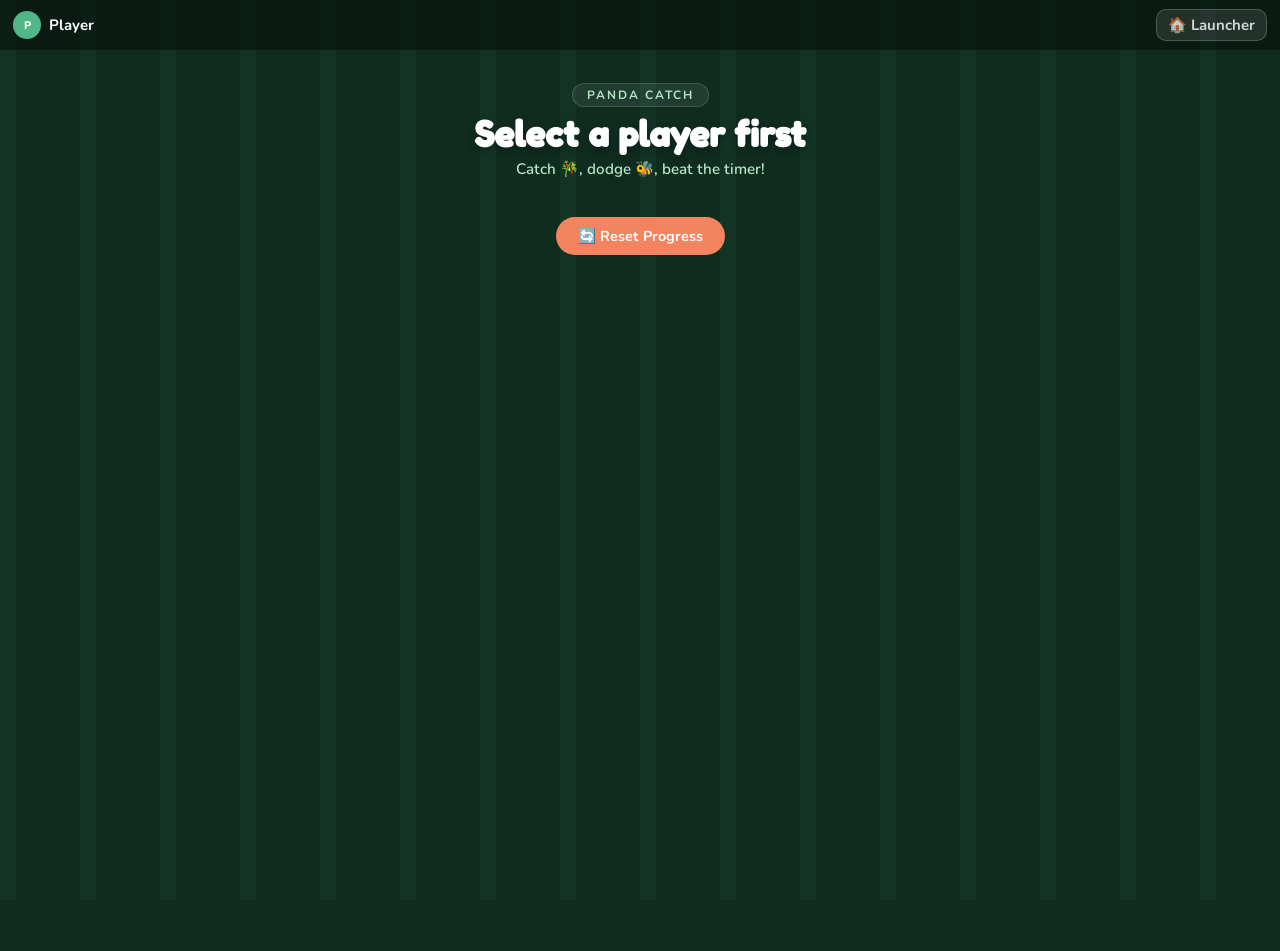
<file: games/catch.html>
<!DOCTYPE html>
<html lang="en">

<head>
  <meta charset="UTF-8">
  <meta name="viewport" content="width=device-width, initial-scale=1.0">
  <title>Birthday Game</title>
  <style>
    @import url('../assets/fonts/fonts.css');

    :root {
      --green-dark: var(--surface, #111827);
      --green-mid: var(--accent-2, #3b82f6);
      --green-light: var(--muted, #9bb8d4);
      --green-pale: var(--surface-2, #1e2d45);
      --yellow: #ffd166;
      --orange: #f4845f;
      --red: #ef233c;
    }

    * {
      box-sizing: border-box;
      margin: 0;
      padding: 0;
    }

    body {
      font-family: 'Nunito', sans-serif;
      background: var(--bg, #0a0e1a);
      min-height: 100vh;
      overflow-x: hidden;
      color: #222;
    }

    /* ── GAME BG ── */
    body::before {
      content: '';
      position: fixed;
      top: 0; right: 0; bottom: 0; left: 0;
      background-image:
        var(--stripe-texture);
      pointer-events: none;
      z-index: 0;
    }

    /* ══════════════════════════════ SCREENS ══════════════════════════════ */
    .screen {
      display: none;
      position: relative;
      z-index: 1;
    }

    .screen.active {
      display: flex;
      flex-direction: column;
      align-items: center;
      min-height: 100vh;
    }

    /* ══════════════════════════════ LEVEL SELECT ══════════════════════════════ */
    #screen-levels {
      padding: 2rem 1rem;
      gap: 1.2rem;
    }

    .level-header {
      text-align: center;
    }

    .game-name-tag {
      display: inline-block;
      font-size: 0.75rem;
      font-weight: 700;
      text-transform: uppercase;
      letter-spacing: 2px;
      color: var(--green-light);
      background: rgba(255, 255, 255, 0.08);
      border: 1px solid rgba(255, 255, 255, 0.15);
      border-radius: 20px;
      padding: 3px 14px;
      margin-bottom: 6px;
    }

    .level-header h2 {
      font-family: 'Fredoka One', cursive;
      font-size: 2.2rem;
      color: #fff;
      text-shadow: 0 3px 8px rgba(0, 0, 0, 0.3);
    }

    .level-header p {
      color: var(--green-light);
      font-weight: 600;
      font-size: 0.95rem;
      margin-top: 4px;
    }

    .level-grid {
      display: grid;
      grid-template-columns: repeat(5, 1fr);
      gap: 10px;
      width: 100%;
      max-width: 520px;
    }

    .level-btn {
      aspect-ratio: 1;
      border-radius: 16px;
      border: none;
      cursor: pointer;
      font-family: 'Fredoka One', cursive;
      font-size: 1.5rem;
      transition: transform .15s, box-shadow .15s;
      display: flex;
      flex-direction: column;
      align-items: center;
      justify-content: center;
      gap: 2px;
      position: relative;
      overflow: hidden;
    }

    .level-btn .lvl-num {
      font-size: 1.6rem;
      line-height: 1;
    }

    .level-btn .lvl-stars {
      font-size: 0.7rem;
      letter-spacing: 1px;
      min-height: 14px;
    }

    .level-btn.unlocked {
      background: var(--yellow);
      color: var(--green-dark);
      box-shadow: 0 4px 0 rgba(0, 0, 0, 0.2);
    }

    .level-btn.unlocked:hover {
      transform: translateY(-3px);
      box-shadow: 0 7px 0 rgba(0, 0, 0, 0.2);
    }

    .level-btn.unlocked:active {
      transform: translateY(1px);
    }

    .level-btn.completed {
      background: var(--green-mid);
      color: #fff;
      box-shadow: 0 4px 0 var(--green-dark);
    }

    .level-btn.completed:hover {
      transform: translateY(-3px);
    }

    .level-btn.locked {
      background: rgba(255, 255, 255, 0.1);
      color: rgba(255, 255, 255, 0.3);
      cursor: not-allowed;
      box-shadow: none;
    }

    .level-btn.locked .lvl-num {
      opacity: 0.4;
    }

    .lock-icon {
      font-size: 1.2rem;
    }

    .level-actions {
      display: flex;
      gap: 10px;
      width: 100%;
      max-width: 520px;
      flex-wrap: wrap;
      justify-content: center;
    }

    .btn-sm {
      padding: 9px 22px;
      border-radius: 50px;
      border: none;
      font-family: 'Nunito', sans-serif;
      font-weight: 700;
      font-size: 0.9rem;
      cursor: pointer;
      transition: background .2s;
    }

    .btn-reset {
      background: var(--orange);
      color: #fff;
    }

    .btn-reset:hover {
      background: #e06040;
    }

    /* ══════════════════════════════ GAME SCREEN ══════════════════════════════ */
    #screen-game {
      padding: 0;
      background: var(--bg, #1a2e1c);
      align-items: center;
      justify-content: flex-start;
      min-height: 100vh;
    }

    :root {
      --game-max-width: min(92vw, 760px);
    }

    #game-hud {
      width: 100%;
      max-width: var(--game-max-width);
      display: flex;
      align-items: center;
      justify-content: space-between;
      padding: 10px 16px 10px 90px;
      background: rgba(0, 0, 0, 0.3);
      border-bottom: 2px solid rgba(255, 255, 255, 0.1);
    }

    .hud-item {
      display: flex;
      flex-direction: column;
      align-items: center;
    }

    .hud-label {
      font-size: 0.7rem;
      font-weight: 700;
      color: rgba(255, 255, 255, 0.5);
      text-transform: uppercase;
      letter-spacing: 1px;
    }

    .hud-value {
      font-family: 'Fredoka One', cursive;
      font-size: 1.4rem;
      color: #fff;
    }

    .hud-lives {
      font-size: 1.1rem;
      letter-spacing: 2px;
    }

    #game-canvas {
      display: block;
      max-width: var(--game-max-width);
      width: 100%;
      cursor: none;
    }

    #game-msg {
      position: absolute;
      top: 50%;
      left: 50%;
      transform: translate(-50%, -50%);
      font-family: 'Fredoka One', cursive;
      font-size: 2.2rem;
      color: #fff;
      text-shadow: 0 3px 12px rgba(0, 0, 0, 0.5);
      text-align: center;
      pointer-events: none;
      opacity: 0;
      transition: opacity .3s;
    }

    #game-msg.show {
      opacity: 1;
    }

    /* ══════════════════════════════ OVERLAY ══════════════════════════════ */
    .overlay {
      display: none;
      position: fixed;
      top: 0; right: 0; bottom: 0; left: 0;
      z-index: 100;
      background: rgba(0, 0, 0, 0.6);
      align-items: center;
      justify-content: center;
      padding: 1rem;
    }

    .overlay.active {
      display: flex;
    }

    .overlay-card {
      background: #fff;
      border-radius: 24px;
      padding: 2rem;
      width: 100%;
      max-width: 420px;
      text-align: center;
      box-shadow: 0 16px 64px rgba(0, 0, 0, 0.35);
      animation: popIn .3s cubic-bezier(.175, .885, .32, 1.275);
    }

    @keyframes popIn {
      from {
        transform: scale(0.7);
        opacity: 0;
      }

      to {
        transform: scale(1);
        opacity: 1;
      }
    }

    .overlay-panda {
      font-size: 3.5rem;
      margin-bottom: 0.5rem;
    }

    .overlay-title {
      font-family: 'Fredoka One', cursive;
      font-size: 2rem;
      color: var(--green-dark);
      margin-bottom: 0.3rem;
    }

    .overlay-sub {
      font-size: 0.95rem;
      color: #666;
      margin-bottom: 1.2rem;
      line-height: 1.5;
    }

    .stars-display {
      font-size: 2rem;
      margin-bottom: 1rem;
      letter-spacing: 4px;
    }

    .overlay-stats {
      display: grid;
      grid-template-columns: 1fr 1fr;
      gap: 8px;
      margin-bottom: 1.4rem;
    }

    .stat-box {
      background: var(--green-pale);
      border-radius: 12px;
      padding: 10px;
    }

    .stat-box .s-label {
      font-size: 0.72rem;
      color: #888;
      font-weight: 700;
      text-transform: uppercase;
      letter-spacing: 0.5px;
    }

    .stat-box .s-val {
      font-family: 'Fredoka One', cursive;
      font-size: 1.4rem;
      color: var(--green-dark);
    }

    .overlay-btns {
      display: flex;
      flex-direction: column;
      gap: 8px;
    }

    .btn-next {
      background: var(--yellow);
      color: var(--green-dark);
      font-family: 'Fredoka One', cursive;
      font-size: 1.2rem;
      padding: 12px;
      border-radius: 14px;
      border: none;
      cursor: pointer;
      transition: background .2s;
    }

    .btn-next:hover {
      background: #f0c030;
    }

    .btn-retry {
      background: var(--green-pale);
      color: var(--green-dark);
      font-family: 'Nunito', sans-serif;
      font-weight: 700;
      font-size: 0.95rem;
      padding: 10px;
      border-radius: 14px;
      border: none;
      cursor: pointer;
      transition: background .2s;
    }

    .btn-retry:hover {
      background: var(--green-light);
    }

    .btn-menu {
      background: #f0f0f0;
      color: #888;
      font-family: 'Nunito', sans-serif;
      font-weight: 700;
      font-size: 0.9rem;
      padding: 9px;
      border-radius: 14px;
      border: none;
      cursor: pointer;
      transition: background .2s;
    }

    .btn-menu:hover {
      background: #e0e0e0;
    }

    /* ══════════════════════════════ CONFIRM DIALOG ══════════════════════════════ */
    .confirm-card {
      background: #fff;
      border-radius: 20px;
      padding: 1.8rem;
      width: 100%;
      max-width: 340px;
      text-align: center;
      box-shadow: 0 16px 48px rgba(0, 0, 0, 0.3);
      animation: popIn .25s ease;
    }

    .confirm-title {
      font-family: 'Fredoka One', cursive;
      font-size: 1.4rem;
      color: var(--text);
      margin-bottom: 0.6rem;
    }

    .confirm-text {
      font-size: 0.9rem;
      color: #666;
      margin-bottom: 1.4rem;
      line-height: 1.5;
    }

    .confirm-btns {
      display: flex;
      gap: 10px;
    }

    .btn-confirm-yes {
      flex: 1;
      padding: 11px;
      background: var(--red);
      color: #fff;
      border: none;
      border-radius: 12px;
      font-family: 'Nunito', sans-serif;
      font-weight: 700;
      cursor: pointer;
      transition: background .2s;
    }

    .btn-confirm-yes:hover {
      background: #d01c30;
    }

    .btn-confirm-no {
      flex: 1;
      padding: 11px;
      background: #f0f0f0;
      color: #666;
      border: none;
      border-radius: 12px;
      font-family: 'Nunito', sans-serif;
      font-weight: 700;
      cursor: pointer;
      transition: background .2s;
    }

    .btn-confirm-no:hover {
      background: #e0e0e0;
    }

    .toast {
      position: fixed;
      bottom: 2rem;
      left: 50%;
      transform: translateX(-50%);
      background: rgba(0, 0, 0, 0.8);
      color: #fff;
      padding: 10px 24px;
      border-radius: 50px;
      font-weight: 700;
      font-size: 0.9rem;
      z-index: 999;
      opacity: 0;
      transition: opacity .3s;
      pointer-events: none;
    }

    .toast.show {
      opacity: 1;
    }

    /* ── LAUNCHER TOP BAR ── */
    #launcher-bar {
      display: flex;
      background: rgba(0, 0, 0, 0.4);
      padding: 9px 13px;
      align-items: center;
      justify-content: space-between;
      border-bottom: 1px solid rgba(255, 255, 255, 0.08);
      flex-shrink: 0;
      position: sticky;
      top: 0;
      z-index: 20;
    }




    .lb-left {
      display: flex;
      align-items: center;
      gap: 8px;
    }

    .lb-av {
      width: 28px;
      height: 28px;
      border-radius: 50%;
      background: var(--accent-2, #3b82f6);
      display: flex;
      align-items: center;
      justify-content: center;
      font-size: 11px;
      font-weight: 800;
      color: #fff;
      flex-shrink: 0;
    }

    .lb-name {
      font-size: 15px;
      font-weight: 700;
      color: #fff;
    }

    .lb-btn {
      background: rgba(255, 255, 255, 0.1);
      border: 1px solid rgba(255, 255, 255, 0.2);
      color: rgba(255, 255, 255, 0.8);
      font-size: 15px;
      font-weight: 700;
      padding: 5px 11px;
      border-radius: 10px;
      cursor: pointer;
      font-family: 'Nunito', sans-serif;
      white-space: nowrap;
      transition: background .15s;
    }

    .lb-btn:hover {
      background: rgba(255, 255, 255, 0.2);
    }

    /* ── BACK TO LEVELS BUTTON IN HUD ── */
    #hud-back-btn {
      position: absolute;
      left: 10px;
      top: 50%;
      transform: translateY(-50%);
      background: rgba(255, 255, 255, 0.12);
      border: 1px solid rgba(255, 255, 255, 0.22);
      color: rgba(255, 255, 255, 0.85);
      font-family: 'Nunito', sans-serif;
      font-weight: 700;
      font-size: 0.78rem;
      padding: 5px 10px;
      border-radius: 10px;
      cursor: pointer;
      white-space: nowrap;
      transition: background .15s;
      z-index: 5;
    }

    #hud-back-btn:hover {
      background: rgba(255, 255, 255, 0.22);
    }
  </style>
  <!-- ── THEME SYSTEM ── -->
  <script src="../config/app-config.js"></script>
  <script src="../engine/panda-adventure.js"></script>
  <script src="../engine/theme-manager.js"></script>
  <script>
    (function () {
      var cfg = window.APP_CONFIG || null;
      if (window.PandaAdventure && window.PandaAdventure.Theme) {
        window.__activeTheme = window.PandaAdventure.Theme.applyFromConfig(cfg);
      }
    })();
  </script>
  <script>
  /* ── THEME SHORTCUTS ── all game scripts below use these globals:
     window.__T  = activeTheme object
     window.__TI = icons   { player, collect, enemy, life, hole }
     window.__TC = canvas  { bgFill, collectFill, enemyFill, ... }
     window.__TS = strings { retryBtn, winBtn, resultsBtn, clueTemplate, ... }
  */
  (function(){
    var t = window.__activeTheme || {};
    window.__T  = t;
    window.__TI = t.icons   || {};
    window.__TC = t.canvas  || {};
    window.__TS = t.strings || {};
  })();
  </script>
</head>

<body>

  <!-- ═══════════════ LANDING ═══════════════ -->

  <div id="launcher-bar">
    <div class="lb-left">
      <div class="lb-av" id="lb-av">?</div>
      <div class="lb-name" id="lb-name"></div>
    </div>
    <button class="lb-btn" onclick="goToLauncher()">🏠 Launcher</button>
  </div>

  <!-- ═══════════════ LEVEL SELECT ═══════════════ -->
  <div id="screen-levels" class="screen active">
    <div class="level-header">
      <div class="game-name-tag" id="level-game-tag">Loading...</div>
      <h2 id="levels-greeting">Choose a Level</h2>
      <p id="levels-sub">Complete each level to unlock the next!</p>
    </div>

    <div class="level-grid" id="level-grid"></div>

    <div class="level-actions">
      <button class="btn-sm btn-reset" onclick="confirmReset()">🔄 Reset Progress</button>
    </div>
  </div>

  <!-- ═══════════════ GAME SCREEN ═══════════════ -->
  <div id="screen-game" class="screen">
    <div id="game-hud" style="position:relative;">
      <button id="hud-back-btn" onclick="confirmQuitToLevels()">← Levels</button>
      <div class="hud-item">
        <span class="hud-label">Score</span>
        <span class="hud-value" id="hud-score">0</span>
      </div>
      <div class="hud-item">
        <span class="hud-label">Target</span>
        <span class="hud-value" id="hud-target">10</span>
      </div>
      <div class="hud-item">
        <span class="hud-label">Level</span>
        <span class="hud-value" id="hud-level">1</span>
      </div>
      <div class="hud-item">
        <span class="hud-label">Lives</span>
        <span class="hud-value hud-lives" id="hud-lives">❤️❤️❤️</span>
      </div>
      <div class="hud-item">
        <span class="hud-label">Time</span>
        <span class="hud-value" id="hud-time">60</span>
      </div>
    </div>
    <div style="position:relative;width:100%;max-width:var(--game-max-width);">
      <canvas id="game-canvas"></canvas>
      <div id="game-msg"></div>
    </div>
  </div>

  <!-- ═══════════════ OVERLAYS ═══════════════ -->
  <div id="overlay-levelcomplete" class="overlay">
    <div class="overlay-card">
      <div class="overlay-panda" id="ov-panda">🎮</div>
      <div class="overlay-title" id="ov-title">Level Complete!</div>
      <div class="stars-display" id="ov-stars">⭐⭐⭐</div>
      <div class="overlay-sub" id="ov-sub">Amazing job!</div>
      <div class="overlay-stats">
        <div class="stat-box">
          <div class="s-label">Score</div>
          <div class="s-val" id="ov-score">0</div>
        </div>
        <div class="stat-box">
          <div class="s-label">Best</div>
          <div class="s-val" id="ov-best">0</div>
        </div>
      </div>
      <div class="overlay-btns">
        <button class="btn-next" id="ov-btn-next" onclick="nextLevel()">Next Level →</button>
        <button class="btn-retry" onclick="retryLevel()">Play Again</button>
        <button class="btn-menu" onclick="closeOverlays();showScreen('screen-levels')">📋 Level Select</button>
        <button class="btn-menu" onclick="closeOverlays();goToLauncher()">🏠 Back to Launcher</button>
      </div>
    </div>
  </div>

  <div id="overlay-gameover" class="overlay">
    <div class="overlay-card">
      <div class="overlay-panda">😢</div>
      <div class="overlay-title">Oh no!</div>
      <div class="overlay-sub" id="go-sub">Out of Energon! Try again!</div>
      <div class="overlay-stats">
        <div class="stat-box">
          <div class="s-label">Score</div>
          <div class="s-val" id="go-score">0</div>
        </div>
        <div class="stat-box">
          <div class="s-label">Target</div>
          <div class="s-val" id="go-target">10</div>
        </div>
      </div>
      <div class="overlay-btns">
        <button class="btn-next" onclick="retryLevel()">Retry! 🔄</button>
        <button class="btn-menu" onclick="closeOverlays();showScreen('screen-levels')">📋 Level Select</button>
        <button class="btn-menu" onclick="closeOverlays();goToLauncher()">🏠 Back to Launcher</button>
      </div>
    </div>
  </div>

  <div id="overlay-confirm" class="overlay">
    <div class="confirm-card">
      <div class="confirm-title" id="confirm-title">Are you sure?</div>
      <div class="confirm-text" id="confirm-text">This cannot be undone.</div>
      <div class="confirm-btns">
        <button class="btn-confirm-no" onclick="closeConfirm()">Cancel</button>
        <button class="btn-confirm-yes" id="confirm-yes-btn">Yes, do it</button>
      </div>
    </div>
  </div>

  <div id="toast" class="toast"></div>

  <script>
    // ═══════════════════════════════ DATA ═══════════════════════════════
    const STORAGE_KEY = 'birthday_catch_v2';
    const OLD_STORAGE_KEY = 'pandacatch_v2';
    const keys = {};

    // Level config loaded from active theme (see engine/theme-manager.js)
    const _t = window.__activeTheme || {};
    const _tc = _t.canvas || {};
    const _ti = _t.icons || {};
    const COLLECT_ICON = _ti.collect || '🔋';
    const ENEMY_ICON   = _ti.enemy   || '🛡️';
    const PLAYER_ICON  = _ti.player  || '🤖';
    const HOLE_ICON    = _ti.hole    || '⚙️';
    const LEVEL_CONFIG = (_t.catchLevels || [
      { num:1,target:12,time:60,speed:1.1,enemyChance:0.18,spawnRate:50 },
      { num:2,target:18,time:60,speed:1.25,enemyChance:0.22,spawnRate:46 },
      { num:3,target:25,time:65,speed:1.40,enemyChance:0.26,spawnRate:42 },
      { num:4,target:32,time:65,speed:1.55,enemyChance:0.29,spawnRate:38 },
      { num:5,target:40,time:70,speed:1.70,enemyChance:0.32,spawnRate:34 },
      { num:6,target:48,time:70,speed:1.88,enemyChance:0.35,spawnRate:31 },
      { num:7,target:57,time:70,speed:2.05,enemyChance:0.37,spawnRate:28 },
      { num:8,target:66,time:75,speed:2.22,enemyChance:0.39,spawnRate:25 },
      { num:9,target:76,time:75,speed:2.40,enemyChance:0.41,spawnRate:23 },
      { num:10,target:88,time:80,speed:2.65,enemyChance:0.43,spawnRate:20 }
    ]).map(function(l){ return { num:l.num, target:l.target, time:l.time, speed:l.speed, beeChance:l.enemyChance||l.beeChance||0.25, spawnRate:l.spawnRate||40 }; });

    function loadData() {
      try {
        let old = localStorage.getItem(OLD_STORAGE_KEY);
        let current = localStorage.getItem(STORAGE_KEY);
        if (old && !current) {
          localStorage.setItem(STORAGE_KEY, old);
          current = old;
        }
        return JSON.parse(current) || { players: [], highScores: [] };
      }
      catch (e) { return { players: [], highScores: [] }; }
    }
    function saveData(d) { localStorage.setItem(STORAGE_KEY, JSON.stringify(d)); }

    let appData = loadData();
    let currentPlayer = null;
    let currentLevel = 1;

    // ═══════════════════════════════ SCREEN NAV ═══════════════════════════════
    function showScreen(id) {
      document.querySelectorAll('.screen').forEach(s => s.classList.remove('active'));
      document.getElementById(id).classList.add('active');
      if (id === 'screen-levels') { renderLevels(); updateShell('Level Select'); }
    }

    // ═══════════════════════════════ LEVELS ═══════════════════════════════
    function renderLevels() {
      if (!currentPlayer) {
        document.getElementById('levels-greeting').textContent = "Select a player first";
        return;
      }
      document.getElementById('levels-greeting').textContent = currentPlayer.name + "'s Levels";
      const _gt = document.getElementById('level-game-tag');
      if (_gt && typeof gameName !== 'undefined' && gameName) _gt.textContent = gameName.replace(/[\u{1F000}-\u{1FFFF}\u{2600}-\u{27FF}]/gu, '').trim();
      const maxLevel = currentPlayer.maxLevel || 1;
      const grid = document.getElementById('level-grid');
      grid.innerHTML = '';
      LEVEL_CONFIG.forEach(cfg => {
        const btn = document.createElement('button');
        const stars = currentPlayer.levelStars[cfg.num] || 0;
        const isCompleted = cfg.num < maxLevel || stars > 0;
        const isUnlocked = cfg.num <= maxLevel;
        btn.className = 'level-btn ' + (isCompleted ? 'completed' : isUnlocked ? 'unlocked' : 'locked');
        if (isUnlocked) {
          const starStr = stars > 0 ? '★'.repeat(stars) + '☆'.repeat(3 - stars) : '☆☆☆';
          btn.innerHTML = `<span class="lvl-num">${cfg.num}</span><span class="lvl-stars">${starStr}</span>`;
          btn.onclick = () => startLevel(cfg.num);
        } else {
          btn.innerHTML = `<span class="lvl-num">${cfg.num}</span><span class="lock-icon">🔒</span>`;
        }
        grid.appendChild(btn);
      });
    }

    function confirmReset() {
      if (!currentPlayer) return;
      openConfirm(
        'Reset ' + currentPlayer.name + '?',
        'All levels will be locked (except Level 1) and progress will be cleared. High scores are kept.',
        () => {
          currentPlayer.maxLevel = 1;
          currentPlayer.levelStars = {};
          currentPlayer.levelBest = {};
          const idx = appData.players.findIndex(p => p.name === currentPlayer.name);
          if (idx >= 0) appData.players[idx] = currentPlayer;
          saveData(appData);
          renderLevels();
          showToast('Progress reset! Starting fresh 🌱');
        }
      );
    }

    // ═══════════════════════════════ GAME ENGINE ═══════════════════════════════
    const canvas = document.getElementById('game-canvas');
    const ctx = canvas.getContext('2d');
    let W, H;
    let gameScore, gameLives, gameTime, running, raf;
    let basket, items, particles, spawnTimer, frameCount;
    let countdownTimer, levelCfg;

    function resizeCanvas() {
      const maxW = Math.min(760, Math.floor(window.innerWidth * 0.92));
      canvas.width = maxW;
      canvas.height = Math.round(maxW * 0.75);
      W = canvas.width; H = canvas.height;
      if (basket) basket.y = H - 44;
    }

    function startLevel(num) {
      currentLevel = num;
      levelCfg = LEVEL_CONFIG[num - 1];
      resizeCanvas();
      gameScore = 0; gameLives = 3;
      gameTime = levelCfg.time;
      items = []; particles = [];
      Object.keys(keys).forEach(k => delete keys[k]);
      spawnTimer = 0; frameCount = 0;
      basket = { x: W / 2 - 40, y: H - 44, w: 80, h: 18 };
      updateHUD();
      updateShell('Level ' + num);
      showScreen('screen-game');
      running = true;
      if (raf) cancelAnimationFrame(raf);
      if (countdownTimer) clearInterval(countdownTimer);
      countdownTimer = setInterval(() => {
        if (!running) return;
        gameTime--;
        document.getElementById('hud-time').textContent = gameTime;
        if (gameTime <= 0) endLevel(true);
      }, 1000);
      gameLoop();
    }

    function gameOver() {
      running = false;
      clearInterval(countdownTimer);
      if (raf) cancelAnimationFrame(raf);
      const TS = window.__TS || {};
      document.getElementById('go-sub').textContent = TS.gameOverSub || "Out of lives! Try again!";
      document.getElementById('go-score').textContent = Math.floor(gameScore);
      document.getElementById('go-target').textContent = levelCfg.target;
      document.getElementById('overlay-gameover').classList.add('active');
    }

    function updateHUD() {
      document.getElementById('hud-score').textContent = gameScore;
      document.getElementById('hud-target').textContent = levelCfg.target;
      document.getElementById('hud-level').textContent = currentLevel;
      document.getElementById('hud-lives').textContent = (window.__TI&&window.__TI.life||'❤️').repeat(Math.max(0, gameLives));
      document.getElementById('hud-time').textContent = gameTime;
    }

    function spawnItem() {
      const isBee = Math.random() < levelCfg.beeChance;
      const x = 28 + Math.random() * (W - 56);
      const spd = (1.6 + Math.random() * 1.2) * levelCfg.speed;
      items.push({ x, y: -28, type: isBee ? 'bee' : 'bamboo', speed: spd, angle: 0, spin: (Math.random() - 0.5) * 0.07 });
    }

    function drawPlayer(x, y, s) {
      s = s || 1;
      const TI = window.__TI || {};
      if (TI.player && !window.__activeTheme.useVectorGraphics) {
        ctx.save(); ctx.translate(x, y);
        ctx.font = (32 * s) + "px serif"; ctx.textAlign = "center"; ctx.textBaseline = "middle";
        ctx.fillText(TI.player, 0, -5 * s);
        ctx.restore();
        return;
      }
      ctx.save(); ctx.translate(x, y);
      // Robot head - silver box
      ctx.fillStyle = _tc.playerLight || '#3b82f6';
      ctx.beginPath(); ctx.roundRect(-13*s,-14*s,26*s,22*s,3*s); ctx.fill();
      // Visor
      ctx.fillStyle = _tc.playerAccent || '#f5c842';
      ctx.beginPath(); ctx.roundRect(-9*s,-10*s,18*s,8*s,2*s); ctx.fill();
      // Eyes
      ctx.fillStyle = '#0a0e1a';
      ctx.beginPath(); ctx.arc(-5*s,-6*s,2.5*s,0,Math.PI*2); ctx.fill();
      ctx.beginPath(); ctx.arc(5*s,-6*s,2.5*s,0,Math.PI*2); ctx.fill();
      // Antenna
      ctx.fillStyle = _tc.playerAccent || '#f5c842';
      ctx.beginPath(); ctx.arc(0,-17*s,3*s,0,Math.PI*2); ctx.fill();
      ctx.fillStyle = _tc.playerBody || '#1e40af';
      ctx.fillRect(-1.5*s,-17*s,3*s,5*s);
      ctx.restore();
    }

    function drawCollect(x, y, angle) {
      const TI = window.__TI || {};
      if (TI.collect && !window.__activeTheme.useVectorGraphics) {
        ctx.save(); ctx.translate(x, y); ctx.rotate(angle);
        ctx.font = "26px serif"; ctx.textAlign = "center"; ctx.textBaseline = "middle";
        ctx.fillText(TI.collect, 0, 0);
        ctx.restore();
        return;
      }
      // Energon cube / themed collect item
      ctx.save(); ctx.translate(x, y); ctx.rotate(angle);
      ctx.fillStyle = _tc.collectFill || '#f5c842';
      ctx.beginPath(); ctx.roundRect(-10,-10,20,20,3); ctx.fill();
      ctx.fillStyle = _tc.collectDark || '#c9960a';
      ctx.beginPath(); ctx.roundRect(-7,-7,14,14,2); ctx.fill();
      ctx.fillStyle = _tc.collectAccent || '#ffe066';
      ctx.beginPath(); ctx.arc(0,0,5,0,Math.PI*2); ctx.fill();
      ctx.restore();
    }

    function drawBee(x, y, angle, frame) {
      const TI = window.__TI || {};
      if (TI.enemy && !window.__activeTheme.useVectorGraphics) {
        ctx.save(); ctx.translate(x, y); ctx.rotate(angle + Math.sin(frame * 0.25) * 0.15);
        ctx.font = "26px serif"; ctx.textAlign = "center"; ctx.textBaseline = "middle";
        ctx.fillText(TI.enemy, 0, 0);
        ctx.restore();
        return;
      }
      // Decepticon / themed enemy
      ctx.save(); ctx.translate(x, y); ctx.rotate(angle + Math.sin(frame * 0.25) * 0.15);
      ctx.fillStyle = _tc.enemyFill || '#9b1c1c';
      // Body
      ctx.beginPath(); ctx.moveTo(0,-13); ctx.lineTo(11,-5); ctx.lineTo(8,10); ctx.lineTo(-8,10); ctx.lineTo(-11,-5); ctx.closePath(); ctx.fill();
      ctx.fillStyle = _tc.enemyStripe || '#7f1d1d';
      ctx.beginPath(); ctx.moveTo(0,-8); ctx.lineTo(6,-2); ctx.lineTo(4,6); ctx.lineTo(-4,6); ctx.lineTo(-6,-2); ctx.closePath(); ctx.fill();
      // Glowing eye
      ctx.fillStyle = _tc.enemyWing || 'rgba(255,100,100,0.9)';
      ctx.beginPath(); ctx.arc(0,0,3.5,0,Math.PI*2); ctx.fill();
      ctx.restore();
    }

    function drawBasket(bx, by, bw, bh) {
      ctx.fillStyle = _tc.playerBody || '#1e40af';
      ctx.beginPath(); ctx.roundRect(bx, by, bw, bh, 4); ctx.fill();
      ctx.fillStyle = _tc.playerLight || '#3b82f6';
      ctx.fillRect(bx, by, bw, 5);
      ctx.strokeStyle = _tc.playerDark || '#1e3a8a'; ctx.lineWidth = 1;
      for (let i = 1; i < 5; i++) {
        ctx.beginPath(); ctx.moveTo(bx + bw * i / 5, by + 5); ctx.lineTo(bx + bw * i / 5, by + bh); ctx.stroke();
      }
    }

    function drawBg() {
      ctx.fillStyle = _tc.bgFill || '#0d1b35';
      ctx.fillRect(0, 0, W, H);
      ctx.fillStyle = _tc.bgStripe || 'rgba(59,130,246,0.06)';
      for (let i = 0; i < 8; i++) ctx.fillRect(i * (W / 6) - 10, 0, 16, H);
      ctx.fillStyle = _tc.bgGround || '#1a2d4a';
      ctx.fillRect(0, H - 22, W, 22);
      ctx.fillStyle = _tc.bgGroundDark || '#0f1e30';
      ctx.fillRect(0, H - 10, W, 10);
      const clouds = [[W * 0.15, 30], [W * 0.55, 20], [W * 0.82, 38]];
      ctx.fillStyle = _tc.bgCloud || 'rgba(180,210,255,0.18)';
      clouds.forEach(([cx, cy]) => {
        ctx.beginPath();
        ctx.arc(cx, cy, 18, 0, Math.PI * 2); ctx.fill();
        ctx.arc(cx + 18, cy + 4, 14, 0, Math.PI * 2); ctx.fill();
        ctx.arc(cx - 14, cy + 5, 12, 0, Math.PI * 2); ctx.fill();
      });
    }

    function spawnParticle(x, y, type) {
      for (let i = 0; i < 8; i++) {
        const a = Math.random() * Math.PI * 2;
        const spd = 1.5 + Math.random() * 3;
        particles.push({ x, y, vx: Math.cos(a) * spd, vy: Math.sin(a) * spd, life: 1, type });
      }
    }

    function gameLoop() {
      if (!running) return;
      frameCount++;
      ctx.clearRect(0, 0, W, H);
      drawBg();

      const moveSpd = 4.5;
      if (keys['ArrowLeft'] || keys['a'] || keys['A']) basket.x = Math.max(0, basket.x - moveSpd);
      if (keys['ArrowRight'] || keys['d'] || keys['D']) basket.x = Math.min(W - basket.w, basket.x + moveSpd);

      spawnTimer++;
      if (spawnTimer >= levelCfg.spawnRate) { spawnItem(); spawnTimer = 0; }

      for (let i = items.length - 1; i >= 0; i--) {
        const it = items[i];
        it.y += it.speed; it.angle += it.spin;
        if (it.type === 'bamboo') drawCollect(it.x, it.y, it.angle);
        else drawBee(it.x, it.y, it.angle, frameCount);

        const hit = it.x > basket.x - 14 && it.x < basket.x + basket.w + 14
          && it.y + 22 > basket.y && it.y - 22 < basket.y + basket.h;
        if (hit) {
          spawnParticle(it.x, it.y, it.type);
          if (it.type === 'bamboo') {
            gameScore++;
            document.getElementById('hud-score').textContent = gameScore;
          } else {
            gameLives--;
            document.getElementById('hud-lives').textContent = (window.__TI&&window.__TI.life||'❤️').repeat(Math.max(0, gameLives));
            if (gameLives <= 0) { items.splice(i, 1); endLevel(false); return; }
          }
          items.splice(i, 1); continue;
        }
        if (it.y > H + 30) items.splice(i, 1);
      }

      for (let i = particles.length - 1; i >= 0; i--) {
        const p = particles[i];
        p.x += p.vx; p.y += p.vy; p.vy += 0.12; p.life -= 0.045;
        if (p.life <= 0) { particles.splice(i, 1); continue; }
        ctx.globalAlpha = p.life;
        ctx.fillStyle = p.type === 'bamboo' ? (_tc.collectFill||'#f5c842') : (_tc.enemyFill||'#9b1c1c');
        ctx.beginPath(); ctx.arc(p.x, p.y, 4 * p.life, 0, Math.PI * 2); ctx.fill();
        ctx.globalAlpha = 1;
      }

      drawBasket(basket.x, basket.y, basket.w, basket.h);
      drawPlayer(basket.x + basket.w / 2, basket.y - 18, 0.9);

      raf = requestAnimationFrame(gameLoop);
    }

    function endLevel() {
      running = false;
      clearInterval(countdownTimer);
      if (raf) cancelAnimationFrame(raf);
      const success = gameScore >= levelCfg.target;

      if (success) {
        const stars = gameScore >= levelCfg.target * 1.5 ? 3 : gameScore >= levelCfg.target * 1.2 ? 2 : 1;
        const prev = currentPlayer.levelStars[currentLevel] || 0;
        if (stars > prev) currentPlayer.levelStars[currentLevel] = stars;
        const prevBest = currentPlayer.levelBest[currentLevel] || 0;
        if (gameScore > prevBest) currentPlayer.levelBest[currentLevel] = gameScore;
        if (currentLevel >= (currentPlayer.maxLevel || 1)) currentPlayer.maxLevel = Math.min(10, currentLevel + 1);
        savePlayerProgress();
        addHighScore(gameScore);
        showLevelComplete(stars);
      } else {
        document.getElementById('go-score').textContent = gameScore;
        document.getElementById('go-target').textContent = levelCfg.target;
        document.getElementById('go-sub').textContent = 'You needed ' + levelCfg.target + ' ' + COLLECT_ICON + '. You got ' + gameScore + '!';
        document.getElementById('overlay-gameover').classList.add('active');
      }
    }

    function showLevelComplete(stars) {
      writeLauncherProgress(stars);
      if (currentLevel === 10 && (birthdayMsg || giftClue)) {
        showBirthdayCelebration(stars, () => showLevelCompleteOverlay(stars));
        return;
      }
      showLevelCompleteOverlay(stars);
    }
    function showLevelCompleteOverlay(stars) {
      const icon = (window.__TI && window.__TI.collect) || '🧺';
      const mascot = (window.__T && window.__T.mascot) || '🏆';
      const msgs = [
        '',
        'Good catching! ' + icon,
        'Expert level skills! 🏆',
        'Unstoppable ' + mascot + '! ⭐'
      ];
      const isLast = currentLevel === 10;
      document.getElementById('ov-panda').textContent = stars === 3 ? '🏆' : ((window.__TI && window.__TI.player) || '🤖');
      document.getElementById('ov-title').textContent = isLast ? (window.__TS.completionPrefix || 'ALL Missions Complete! ⚡') : ('Level ' + currentLevel + ' complete!');
      document.getElementById('ov-stars').textContent = '★'.repeat(stars) + '☆'.repeat(3 - stars);
      document.getElementById('ov-sub').textContent = msgs[stars] || 'Great job!';
      document.getElementById('ov-score').textContent = gameScore;
      document.getElementById('ov-best').textContent = currentPlayer.levelBest[currentLevel] || gameScore;
      const nextBtn = document.getElementById('ov-btn-next');
      if (isLast) { nextBtn.textContent = '🏠 Back to Launcher'; nextBtn.onclick = () => { closeOverlays(); goToLauncher(); }; }
      else { nextBtn.textContent = 'Next Level →'; nextBtn.onclick = nextLevel; }
      document.getElementById('overlay-levelcomplete').classList.add('active');
    }

    function savePlayerProgress() {
      const idx = appData.players.findIndex(p => p.name === currentPlayer.name);
      if (idx >= 0) appData.players[idx] = currentPlayer;
      saveData(appData);
    }

    function addHighScore(score) {
      appData.highScores.push({ name: currentPlayer.name, score, level: currentLevel, date: Date.now() });
      appData.highScores.sort((a, b) => b.score - a.score);
      if (appData.highScores.length > 50) appData.highScores = appData.highScores.slice(0, 50);
      saveData(appData);
    }

    function nextLevel() {
      closeOverlays();
      if (currentLevel < 10) startLevel(currentLevel + 1);
      else showScreen('screen-levels');
    }

    function retryLevel() { closeOverlays(); startLevel(currentLevel); }

    function closeOverlays() {
      document.querySelectorAll('.overlay').forEach(o => o.classList.remove('active'));
    }

    // ═══════════════════════════════ CONFIRM ═══════════════════════════════
    function openConfirm(title, text, cb) {
      document.getElementById('confirm-title').textContent = title;
      document.getElementById('confirm-text').textContent = text;
      document.getElementById('overlay-confirm').classList.add('active');
      document.getElementById('confirm-yes-btn').onclick = () => { closeConfirm(); cb(); };
    }
    function closeConfirm() { document.getElementById('overlay-confirm').classList.remove('active'); }

    // ═══════════════════════════════ TOAST ═══════════════════════════════
    let toastTimer;
    function showToast(msg) {
      const t = document.getElementById('toast');
      t.textContent = msg;
      t.classList.add('show');
      clearTimeout(toastTimer);
      toastTimer = setTimeout(() => t.classList.remove('show'), 2500);
    }

    // ═══════════════════════════════ INPUT ═══════════════════════════════
    if (canvas) canvas.addEventListener('mousemove', e => {
      const r = canvas.getBoundingClientRect();
      const scale = W / r.width;
      basket.x = Math.max(0, Math.min(W - basket.w, (e.clientX - r.left) * scale - basket.w / 2));
    });

    document.addEventListener('keydown', e => { keys[e.key] = true; });
    document.addEventListener('keyup', e => { keys[e.key] = false; });


    window.addEventListener('resize', () => { if (running) resizeCanvas(); });

    function confirmQuitToLevels() {
      if (!running || confirm('Back to level select? Current level progress will be lost.')) {
        running = false;
        clearInterval(countdownTimer);
        if (raf) cancelAnimationFrame(raf);
        closeOverlays();
        showScreen('screen-levels');
      }
    }


    // ── LAUNCHER SHELL ──
    const _lp = new URLSearchParams(window.location.search);
    const launcherPlayer = _lp.get('player');
    const launcherDay = _lp.get('day');
    const birthdayMsg = _lp.get('birthdayMsg');
    const giftClue = _lp.get('giftClue');
    const clueEmoji = _lp.get('clueEmoji') || '🎁';
    const gameName = _lp.get('gameName') || document.title;

    function goToLauncher() { window.top.location.href = '../launcher/index.html'; }

    function confirmQuitToLauncher() {
      if (confirm('Quit to Launcher? Current level progress will be lost.')) goToLauncher();
    }

    function initShell(screenName) {
      const playerName = launcherPlayer || (currentPlayer ? currentPlayer.name : 'Player');
      const av = document.getElementById('lb-av');
      const nm = document.getElementById('lb-name');
      if (av) av.textContent = playerName[0].toUpperCase();
      if (nm) nm.textContent = playerName;
      updateShell(screenName);
    }

    function updateShell(screenName) {
      // reserved for future shell updates
    }

    function saveData(d) { localStorage.setItem(STORAGE_KEY, JSON.stringify(d)); }

    function writeLauncherProgress(starsEarned) {
      if (!launcherPlayer || !launcherDay) return;
      try {
        const key = 'birthday_adventure_players_v1';
        const players = JSON.parse(localStorage.getItem(key) || '[]');
        let p = players.find(x => x.name === launcherPlayer);
        if (!p) { p = { name: launcherPlayer, stars: 0, streak: 0 }; players.push(p); }
        localStorage.setItem(key, JSON.stringify(players));
      } catch (e) { }
    }

    function showBirthdayCelebration(starsEarned, onDone) {
      if (!birthdayMsg && !giftClue) { onDone(); return; }
      const ov = document.getElementById('overlay-birthday');
      document.getElementById('bday-emoji').textContent = clueEmoji;
      document.getElementById('bday-msg').textContent = birthdayMsg || 'Amazing job!!';
      document.getElementById('bday-clue-text').textContent = giftClue || '';
      document.getElementById('bday-clue-box').style.display = giftClue ? 'block' : 'none';
      ov.classList.add('active');
      document.getElementById('bday-done-btn').onclick = () => { ov.classList.remove('active'); onDone(); };
    }

    // Init
    if (launcherPlayer) {
      const existing = appData.players.find(p => p.name === launcherPlayer);
      if (!existing) { appData.players.push({ name: launcherPlayer, maxLevel: 1, levelStars: {}, levelBest: {} }); saveData(appData); }
      currentPlayer = appData.players.find(p => p.name === launcherPlayer);
    }
    if (!currentPlayer && appData.players.length > 0) {
      currentPlayer = appData.players[0];
    }
    initShell('Level Select');
    renderLevels();
  </script>


  <div id="overlay-birthday" class="overlay">
    <div class="overlay-card"
      style="background:#fff;border-radius:24px;padding:2rem 1.8rem;width:100%;max-width:400px;text-align:center;animation:popIn .3s cubic-bezier(.175,.885,.32,1.275);">
      <div id="bday-emoji"
        style="font-size:4rem;margin-bottom:0.5rem;display:block;animation:floatBob 1.5s ease-in-out infinite;">🎁</div>
      <div style="font-family:'Fredoka One',cursive;font-size:1.6rem;color:var(--accent-2, #3b82f6);margin-bottom:0.5rem;">Level 10
        Complete! 🎉</div>
      <div id="bday-msg" style="font-size:0.95rem;color:var(--muted);line-height:1.5;margin-bottom:1rem;"></div>
      <div id="bday-clue-box"
        style="background:var(--surface-2, #1e2d45);border-radius:14px;padding:1rem 1.2rem;margin-bottom:1.2rem;text-align:left;border:2px solid var(--accent-2, #3b82f6);">
        <div
          style="font-size:0.72rem;font-weight:700;color:var(--accent-2, #3b82f6);text-transform:uppercase;letter-spacing:1px;margin-bottom:6px;">
          🗺️ Your Gift Clue</div>
        <div id="bday-clue-text" style="font-size:0.95rem;color:var(--text, #e8f4ff);font-weight:600;line-height:1.5;"></div>
      </div>
      <button id="bday-done-btn"
        style="width:100%;padding:12px;background:#ffd166;color:var(--text, #e8f4ff);font-family:'Fredoka One',cursive;font-size:1.1rem;border:none;border-radius:14px;cursor:pointer;">Awesome!
        Mission Report 🤖</button>
    </div>
  </div>




  <script>
  /* ── THEME SYNC: runs after DOM is ready ─────────────────────────────────── */
  (function() {
    var t   = window.__T  || window.__activeTheme || {};
    var TI  = window.__TI || t.icons   || {};
    var TS  = window.__TS || t.strings || {};
    var Th  = window.PandaAdventure && window.PandaAdventure.Theme;
    var mascot = t.mascot || '🎮';

    /* game name badge + page title */
    var params = new URLSearchParams(window.location.search);
    var dayId  = params.get('dayId');
    if (!dayId && window.APP_CONFIG && window.APP_CONFIG.days) {
      var path = window.location.pathname;
      for (var i=0; i<window.APP_CONFIG.days.length; i++) {
        if (path.indexOf(window.APP_CONFIG.days[i].file.replace('../games/','')) !== -1) {
          dayId = window.APP_CONFIG.days[i].id; break;
        }
      }
    }
    var gameTitle = (dayId && Th) ? Th.getGameTitle(t, dayId, document.title) : (t.name || document.title);
    document.title = gameTitle;
    var tag = document.getElementById('level-game-tag') || document.querySelector('.game-name-tag');
    if (tag) tag.textContent = gameTitle;
    
    var catchSub = document.getElementById('levels-sub');
    if (catchSub) {
       catchSub.textContent = "Catch " + (TI.collect || "items") + ", dodge " + (TI.enemy || "obstacles") + ", beat the timer!";
    }

    /* mascot / win overlay */
    ['ov-panda','win-panda','ov-emoji','level-mascot'].forEach(function(id){
      var el = document.getElementById(id);
      if (el) el.textContent = mascot;
    });

    window.writeLauncherProgress = function(starsEarned) {
      if (!launcherPlayer || !launcherDay) return;
      try {
        const key = 'birthday_adventure_players_v1';
        const players = JSON.parse(localStorage.getItem(key) || '[]');
        let player = players.find(p => p.name === launcherPlayer);
        if (!player) {
          player = { name: launcherPlayer, stars: 0, streak: 0 };
          players.push(player);
        }
        localStorage.setItem(key, JSON.stringify(players));
      } catch (e) { }
    };

    /* lives HUD */
    var livesEl = document.getElementById('hud-lives') || document.getElementById('lives');
    if (livesEl) livesEl.textContent = (TI.life||'❤️').repeat(
      parseInt(livesEl.dataset.lives || livesEl.textContent.replace(/[^❤️⚡🔥❄️]/g,'').length || '3', 10) || 3
    );

    /* retry / next / results buttons via data-btn attribute */
    document.querySelectorAll('[data-btn="retry"]').forEach(function(el){
      el.textContent = TS.retryBtn || 'Retry! 🔄';
    });
    document.querySelectorAll('[data-btn="next"]').forEach(function(el){
      el.textContent = TS.winBtn || 'Next →';
    });
    document.querySelectorAll('[data-btn="results"]').forEach(function(el){
      el.textContent = TS.resultsBtn || 'See results';
    });

    /* clue-box: style with theme accent colors */
    var clueBox = document.getElementById('bday-clue-box');
    if (clueBox) {
      clueBox.style.background = 'var(--surface-2)';
      clueBox.style.borderColor = 'var(--accent-2)';
    }
    var bdayMsg = document.getElementById('bday-msg');
    if (bdayMsg) bdayMsg.style.color = 'var(--muted)';

    /* completion prefix from theme strings */
    var winPrefix = document.getElementById('win-prefix');
    if (winPrefix) winPrefix.textContent = TS.completionPrefix || '';
  })();
  </script>

</body>

</html>
</file>
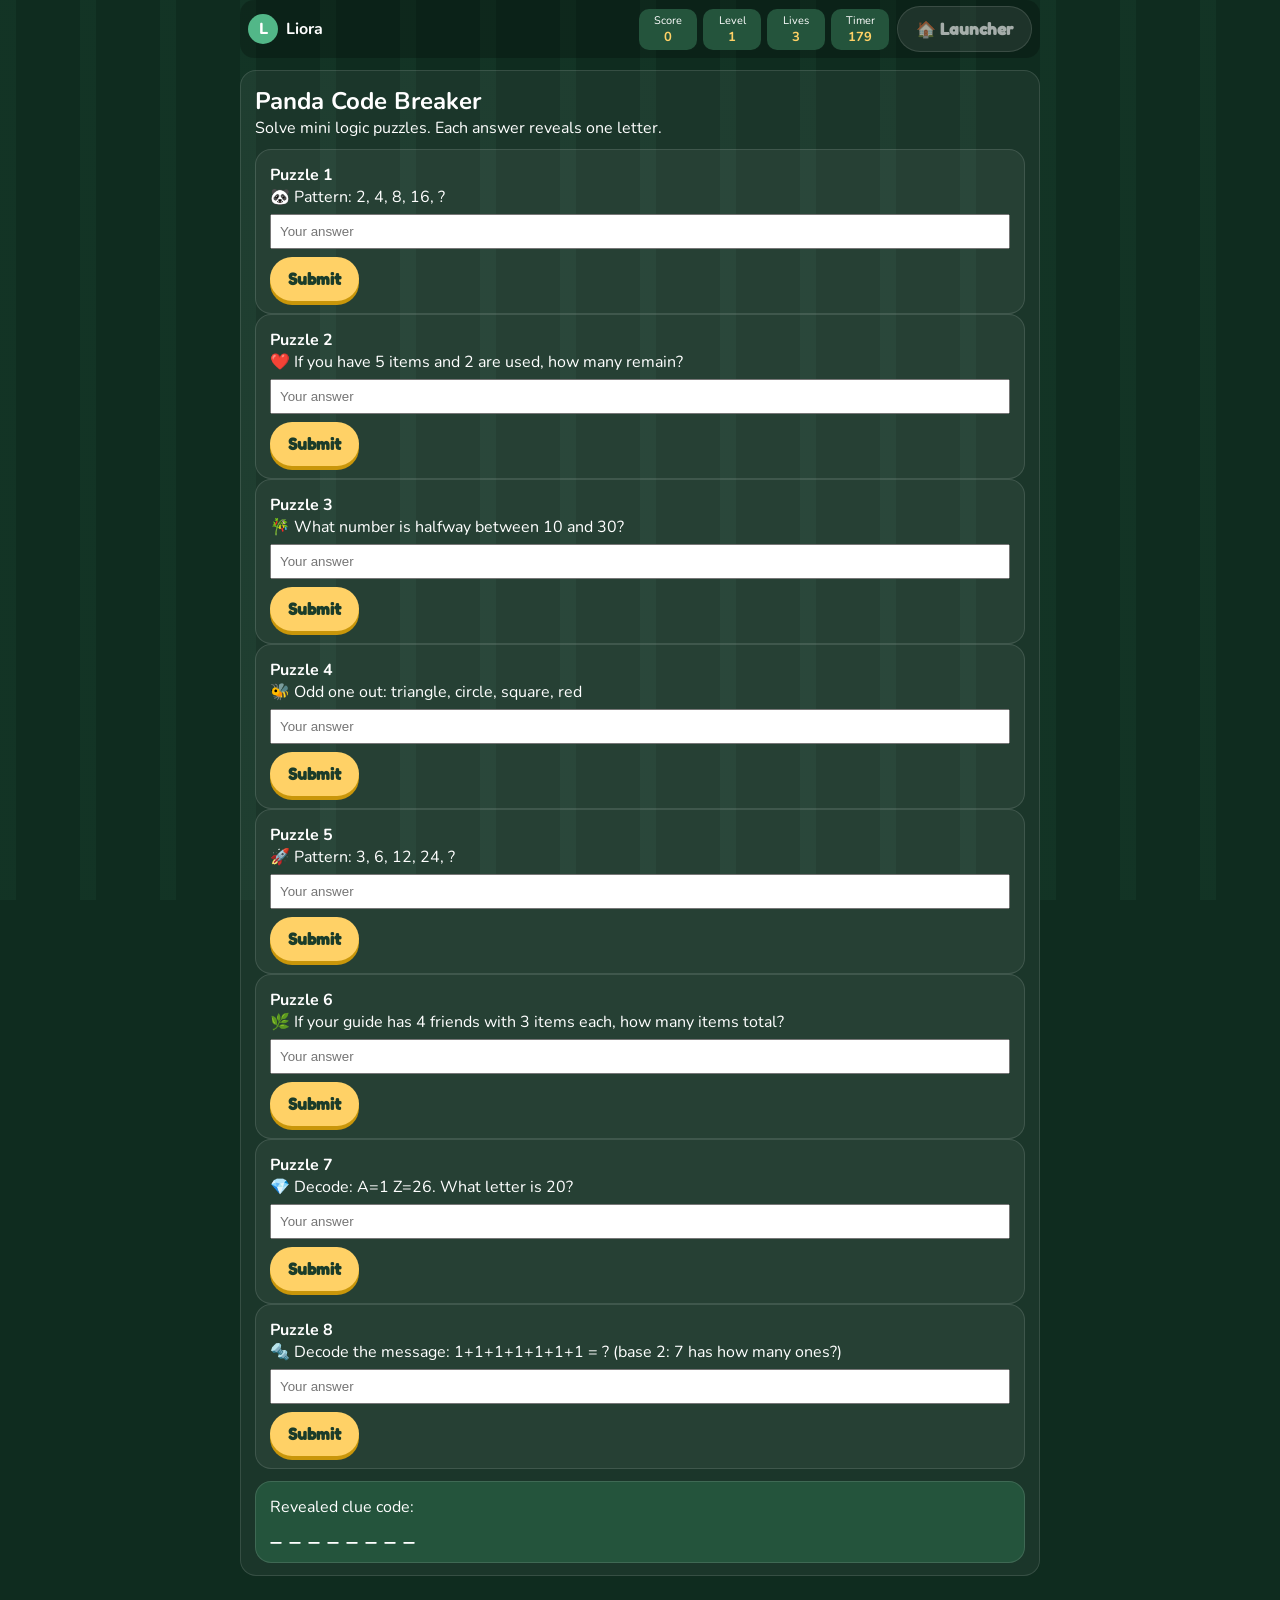
<file: games/code-breaker.html>
<!DOCTYPE html>
<html lang="en">

<head>
  <meta charset="UTF-8" />
  <meta name="viewport" content="width=device-width, initial-scale=1.0" />
  <title>Birthday Game</title>
  <link rel="stylesheet" href="../assets/css/global.css" />
  <script src="../config/app-config.js"></script>
  <script src="../engine/panda-adventure.js"></script>
  <script src="../engine/theme-manager.js"></script>
  <script>
    (function () {
      var cfg = window.APP_CONFIG || null;
      if (window.PandaAdventure && window.PandaAdventure.Theme) {
        window.__activeTheme = window.PandaAdventure.Theme.applyFromConfig(cfg);
      }
    })();
  </script>
  <script>
  (function(){
    var t = window.__activeTheme || {};
    window.__T  = t;
    window.__TI = t.icons   || {};
    window.__TC = t.canvas  || {};
    window.__TS = t.strings || {};
  })();
  </script>
</head>

<body>
  <main id="game-root" class="pa-page">
    <section class="pa-card">
      <h1 id="game-main-title">Loading...</h1>
      <p>Solve mini logic puzzles. Each answer reveals one letter.</p>
      <div id="puzzleArea" class="pa-grid" style="margin-top: 10px;"></div>
      <div class="pa-card" style="margin-top: 12px; background: var(--surface-2);">
        <p>Revealed clue code:</p>
        <h2 id="codeOutput">_ _ _ _ _ _ _ _</h2>
      </div>
      <p id="finalMessage"></p>
    </section>
  </main>

  <script src="../engine/state-manager.js"></script>
  <script src="../engine/game-bridge.js"></script>
  <script src="shared/game-shell.js"></script>
  <script>
    var TI = window.__TI || {};
    var puzzles = [
      { q: (TI.player||"🐼") + " Pattern: 2, 4, 8, 16, ?", a: "32", letter: "B" },
      { q: (TI.life||"⚡") + " If you have 5 items and 2 are used, how many remain?", a: "3", letter: "I" },
      { q: (TI.collect||"🔋") + " What number is halfway between 10 and 30?", a: "20", letter: "R" },
      { q: (TI.enemy||"🛡️") + " Odd one out: triangle, circle, square, red", a: "red", letter: "T" },
      { q: "🚀 Pattern: 3, 6, 12, 24, ?", a: "48", letter: "H" },
      { q: (TI.hole||"📡") + " If your guide has 4 friends with 3 items each, how many items total?", a: "12", letter: "D" },
      { q: "💎 Decode: A=1 Z=26. What letter is 20?", a: "t", letter: "A" },
      { q: "🔩 Decode the message: 1+1+1+1+1+1+1 = ? (base 2: 7 has how many ones?)", a: "3", letter: "Y" }
    ];

    var score = 0, level = 1, lives = 3, timer = 180;
    var solved = {};

    function completeGame(score, level) {
      PandaAdventure.Bridge.sendComplete({
        gameId: "day9",
        score: score,
        level: level
      });
    }

    PandaAdventure.GameShell.mountTopBar({ rootId: "game-root" });
    PandaAdventure.GameShell.setStats({ score: score, level: level, lives: lives, timer: timer });

    function normalize(text) { return (text || "").toLowerCase().trim(); }

    function drawPuzzles() {
      var area = document.getElementById("puzzleArea");
      area.innerHTML = "";
      for (var i = 0; i < puzzles.length; i++) {
        (function (idx) {
          var card = document.createElement("div");
          card.className = "pa-card";
          card.innerHTML =
            "<p><strong>Puzzle " + (idx + 1) + "</strong></p>" +
            "<p>" + puzzles[idx].q + "</p>";

          var input = document.createElement("input");
          input.placeholder = "Your answer";
          input.style.width = "100%";
          input.style.padding = "8px";
          input.style.marginTop = "6px";

          var btn = document.createElement("button");
          btn.className = "pa-btn pa-btn-primary";
          btn.textContent = solved[idx] ? "Solved" : "Submit";
          btn.disabled = !!solved[idx];
          btn.style.marginTop = "8px";

          btn.addEventListener("click", function () {
            if (normalize(input.value) === normalize(puzzles[idx].a)) {
              solved[idx] = true;
              score += 10;
              level = 1 + Object.keys(solved).length;
              btn.textContent = "Solved";
              btn.disabled = true;
              refreshCode();
              PandaAdventure.GameShell.setStats({ score: score, level: level, lives: lives });
            } else {
              lives -= 1;
              PandaAdventure.GameShell.setStats({ lives: lives });
              if (lives <= 0) {
                document.getElementById("finalMessage").textContent = "Even experts need backup! Reload and try again. ⚙️";
                disableAll();
              }
            }
          });

          card.appendChild(input);
          card.appendChild(btn);
          area.appendChild(card);
        })(i);
      }
    }

    function disableAll() {
      var buttons = document.querySelectorAll("#puzzleArea button");
      for (var i = 0; i < buttons.length; i++) buttons[i].disabled = true;
    }

    function refreshCode() {
      var out = [];
      for (var i = 0; i < puzzles.length; i++) {
        out.push(solved[i] ? puzzles[i].letter : "_");
      }
      document.getElementById("codeOutput").textContent = out.join(" ");

      if (Object.keys(solved).length === puzzles.length) {
        var mascot = window.__T.mascot || "🤖";
        document.getElementById("finalMessage").textContent = "Code cracked! The secret word is: BIRTHDAY! " + mascot + " 🎂🎁";
        completeGame(score, level);
      }
    }

    setInterval(function () {
      timer -= 1;
      PandaAdventure.GameShell.setStats({ timer: timer });
      if (timer <= 0) {
        document.getElementById("finalMessage").textContent = "Time ended. The challenge was quick — refresh and try again! ⚡";
        disableAll();
      }
    }, 1000);

    drawPuzzles();
  </script>

  <script>
  /* ── THEME SYNC: runs after DOM is ready ─────────────────────────────────── */
  (function() {
    var t   = window.__T  || window.__activeTheme || {};
    var TI  = window.__TI || t.icons   || {};
    var TS  = window.__TS || t.strings || {};
    var Th  = window.PandaAdventure && window.PandaAdventure.Theme;
    var mascot = t.mascot || '🎮';

    /* game name badge + page title */
    var params = new URLSearchParams(window.location.search);
    var dayId  = params.get('dayId');
    if (!dayId && window.APP_CONFIG && window.APP_CONFIG.days) {
      var path = window.location.pathname;
      for (var i=0; i<window.APP_CONFIG.days.length; i++) {
        if (path.indexOf(window.APP_CONFIG.days[i].file.replace('../games/','')) !== -1) {
          dayId = window.APP_CONFIG.days[i].id; break;
        }
      }
    }
    const gameTitle = (dayId && Th) ? Th.getGameTitle(t, dayId, document.title) : (t.name || document.title);
    document.title = gameTitle;
    const tag = document.getElementById('level-game-tag') || document.querySelector('.game-name-tag') || document.getElementById('game-main-title');
    if (tag) tag.textContent = gameTitle;

    /* mascot / win overlay */
    ['ov-panda','win-panda','ov-emoji','level-mascot'].forEach(function(id){
      var el = document.getElementById(id);
      if (el) el.textContent = mascot;
    });

    /* lives HUD */
    var livesEl = document.getElementById('hud-lives') || document.getElementById('lives');
    if (livesEl) livesEl.textContent = (TI.life||'❤️').repeat(
      parseInt(livesEl.dataset.lives || livesEl.textContent.replace(/[^❤️⚡🔥❄️]/g,'').length || '3', 10) || 3
    );

    /* retry / next / results buttons via data-btn attribute */
    document.querySelectorAll('[data-btn="retry"]').forEach(function(el){
      el.textContent = TS.retryBtn || 'Retry! 🔄';
    });
    document.querySelectorAll('[data-btn="next"]').forEach(function(el){
      el.textContent = TS.winBtn || 'Next →';
    });
    document.querySelectorAll('[data-btn="results"]').forEach(function(el){
      el.textContent = TS.resultsBtn || 'See results';
    });

    /* clue-box: style with theme accent colors */
    var clueBox = document.getElementById('bday-clue-box');
    if (clueBox) {
      clueBox.style.background = 'var(--surface-2)';
      clueBox.style.borderColor = 'var(--accent-2)';
    }
    var bdayMsg = document.getElementById('bday-msg');
    if (bdayMsg) bdayMsg.style.color = 'var(--muted)';

    /* completion prefix from theme strings */
    var winPrefix = document.getElementById('win-prefix');
    if (winPrefix) winPrefix.textContent = TS.completionPrefix || '';
  })();
  </script>

</body>

</html>
</file>
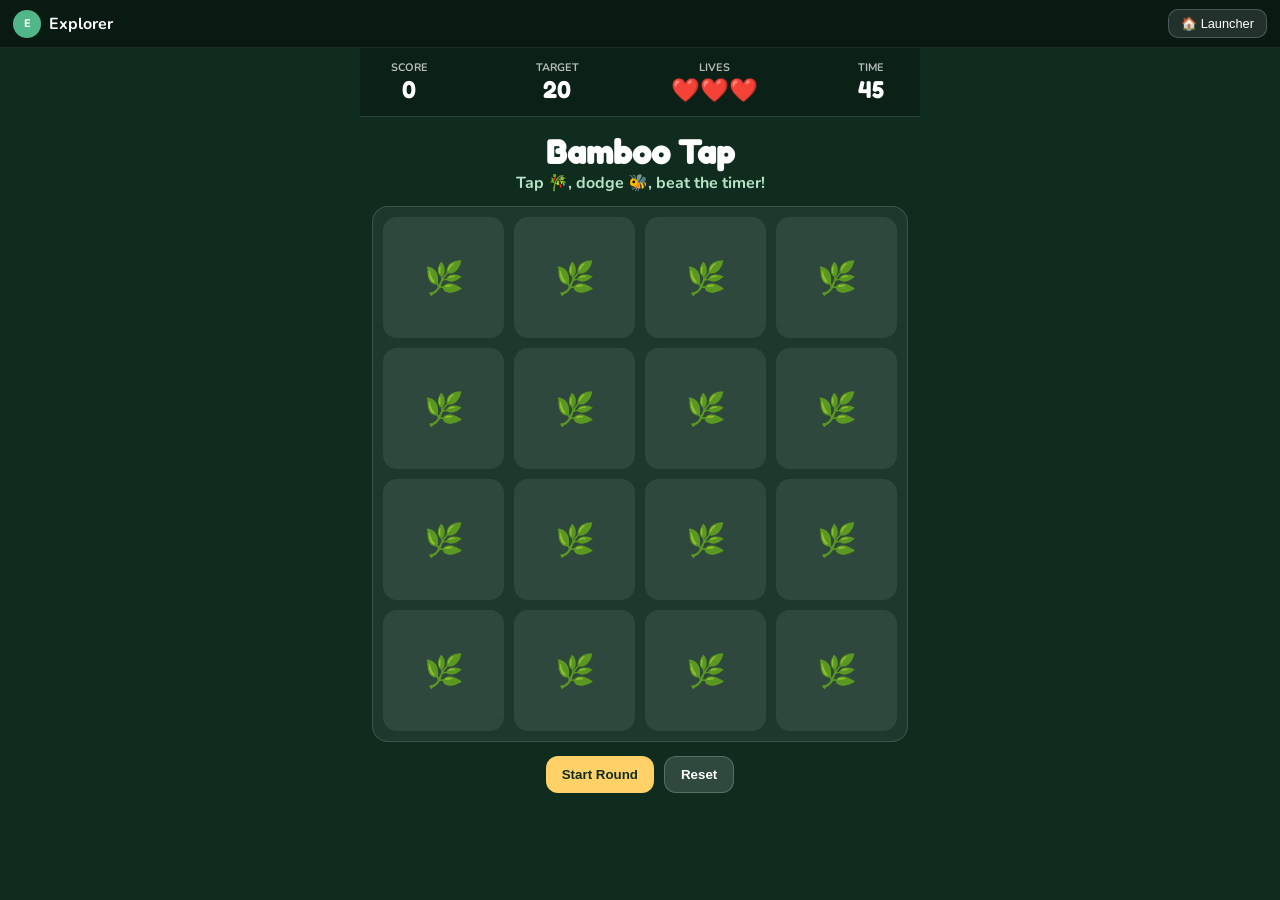
<file: games/dressup.html>
<!DOCTYPE html>
<html lang="en">
<head>
  <meta charset="UTF-8" />
  <meta name="viewport" content="width=device-width, initial-scale=1.0" />
  <title>Tap Arcade</title>
  <style>
    @import url('../assets/fonts/fonts.css');
    :root {
      --game-max-width: min(92vw, 560px);
      --green-dark: var(--surface, #111827);
      --green-mid: var(--accent-2, #3b82f6);
      --green-light: var(--muted, #9bb8d4);
      --yellow: #ffd166;
    }
    * { box-sizing: border-box; margin: 0; padding: 0; }
    body {
      font-family: 'Nunito', sans-serif;
      background: linear-gradient(180deg, var(--bg, #0a0e1a) 0%, var(--surface-2, #1e2d45) 100%);
      color: #fff;
      min-height: 100vh;
    }
    .screen { min-height: 100vh; display: flex; flex-direction: column; align-items: center; }
    #launcher-bar { display: flex; background: rgba(0,0,0,0.4); padding: 9px 13px; align-items: center; justify-content: space-between; border-bottom: 1px solid rgba(255,255,255,0.08); width: 100%; }
    .lb-left { display: flex; align-items: center; gap: 8px; }
    .lb-av { width: 28px; height: 28px; border-radius: 50%; background: var(--accent-2, #3b82f6); display: flex; align-items: center; justify-content: center; font-size: 11px; font-weight: 800; }
    .lb-btn { background: rgba(255,255,255,0.1); border: 1px solid rgba(255,255,255,0.2); color: #fff; border-radius: 10px; padding: 6px 12px; font-size: .8rem; cursor: pointer; }
    #game-hud { width: 100%; max-width: var(--game-max-width); display:flex; justify-content: space-between; padding: 12px 14px; background: rgba(0,0,0,.28); border-bottom: 1px solid rgba(255,255,255,.15); }
    .hud-item { text-align:center; min-width: 70px; }
    .hud-label { font-size: .68rem; text-transform: uppercase; opacity: .7; font-weight: 700; }
    .hud-value { font-family: 'Fredoka One', cursive; font-size: 1.45rem; }
    .play-wrap { width: 100%; max-width: var(--game-max-width); padding: 16px 12px 24px; }
    .title { text-align: center; margin-bottom: 12px; }
    .title h1 { font-family: 'Fredoka One', cursive; font-size: clamp(1.4rem, 3.6vw, 2rem); }
    .title p { color: var(--green-light); font-weight: 700; }
    .grid {
      width: 100%;
      display: grid;
      grid-template-columns: repeat(4, minmax(0, 1fr));
      gap: 10px;
      background: rgba(255,255,255,.06);
      border: 1px solid rgba(255,255,255,.14);
      border-radius: 16px;
      padding: 10px;
    }
    .hole {
      aspect-ratio: 1;
      border-radius: 14px;
      border: none;
      background: rgba(255,255,255,.08);
      font-size: clamp(1.2rem, 2.5vw, 2rem);
      cursor: pointer;
      transition: transform .08s ease, background .15s;
    }
    .hole.active { background: rgba(82,183,136,.35); }
    .hole:active { transform: scale(.96); }
    .controls { display:flex; gap:10px; justify-content:center; margin-top: 14px; }
    .btn { border: none; border-radius: 12px; padding: 10px 16px; font-weight: 800; cursor: pointer; }
    .btn.primary { background: var(--accent,#f5c842); color: var(--bg,#0a0e1a); }
    .btn.secondary { background: rgba(255,255,255,.14); color: #fff; border: 1px solid rgba(255,255,255,.2); }
  </style>
  <!-- ── THEME SYSTEM ── -->
  <script src="../config/app-config.js"></script>
  <script src="../engine/panda-adventure.js"></script>
  <script src="../engine/theme-manager.js"></script>
  <script>
    (function () {
      var cfg = window.APP_CONFIG || null;
      if (window.PandaAdventure && window.PandaAdventure.Theme) {
        window.__activeTheme = window.PandaAdventure.Theme.applyFromConfig(cfg);
      }
    })();
  </script>
  <script>
  /* ── THEME SHORTCUTS ── all game scripts below use these globals:
     window.__T  = activeTheme object
     window.__TI = icons   { player, collect, enemy, life, hole }
     window.__TC = canvas  { bgFill, collectFill, enemyFill, ... }
     window.__TS = strings { retryBtn, winBtn, resultsBtn, clueTemplate, ... }
  */
  (function(){
    var t = window.__activeTheme || {};
    window.__T  = t;
    window.__TI = t.icons   || {};
    window.__TC = t.canvas  || {};
    window.__TS = t.strings || {};
  })();
  </script>
</head>
<body>
  <div class="screen">
    <div id="launcher-bar">
      <div class="lb-left"><div class="lb-av" id="lb-av">A</div><strong id="lb-name">Explorer</strong></div>
      <button class="lb-btn" onclick="location.href='../launcher/index.html'">🏠 Launcher</button>
    </div>

    <div id="game-hud">
      <div class="hud-item"><div class="hud-label">Score</div><div class="hud-value" id="score">0</div></div>
      <div class="hud-item"><div class="hud-label">Target</div><div class="hud-value" id="target">20</div></div>
      <div class="hud-item"><div class="hud-label">Lives</div><div class="hud-value" id="lives">❤️❤️❤️</div></div>
      <div class="hud-item"><div class="hud-label">Time</div><div class="hud-value" id="time">45</div></div>
    </div>

    <div class="play-wrap">
      <div class="title">
        <h1 id="tap-title">Loading...</h1>
        <p id="tap-sub">Tap items, dodge obstacles, beat the timer!</p>
      </div>
      <div class="grid" id="grid"></div>
      <div class="controls">
        <button class="btn primary" id="startBtn">Start Round</button>
        <button class="btn secondary" id="resetBtn">Reset</button>
      </div>
    </div>
  </div>

  <script>
    (function(){
      const raw = localStorage.getItem('panda_adventure_state_v2');
      let name = 'Explorer';
      try { const parsed = JSON.parse(raw || '{}'); if (parsed.playerName) name = parsed.playerName; } catch (e) {}
      document.getElementById('lb-name').textContent = name;
      document.getElementById('lb-av').textContent = name.charAt(0).toUpperCase();

      const grid = document.getElementById('grid');
      const scoreEl = document.getElementById('score');
      const timeEl = document.getElementById('time');
      const livesEl = document.getElementById('lives');
      const targetEl = document.getElementById('target');
      const startBtn = document.getElementById('startBtn');
      const resetBtn = document.getElementById('resetBtn');

      const cells = [];
      const _tdu = window.__activeTheme || {};
      const _tidu = _tdu.icons || {};
      const emojis = [_tidu.collect || '🔋', _tidu.enemy || '🛡️', _tidu.collect || '🔋'];
      let score = 0, lives = 3, time = 45;
      let spawnTimer = null, gameTimer = null;
      let active = -1, activeType = 'good';
      const target = 20;
      targetEl.textContent = target;

      for (let i = 0; i < 16; i++) {
        const btn = document.createElement('button');
        btn.className = 'hole';
        btn.textContent = _tidu.hole || '⚙️';
        btn.addEventListener('click', () => hit(i));
        grid.appendChild(btn);
        cells.push(btn);
      }

      function paint(){
        scoreEl.textContent = score;
        timeEl.textContent = time;
        livesEl.textContent = (window.__TI&&window.__TI.life||'❤️').repeat(Math.max(0,lives));
      }

      function clearActive(){
        if (active >= 0) {
          cells[active].classList.remove('active');
          cells[active].textContent = _tidu.hole || '⚙️';
          active = -1;
        }
      }

      function spawn(){
        clearActive();
        active = Math.floor(Math.random() * cells.length);
        activeType = Math.random() < 0.2 ? 'bee' : 'good';
        cells[active].classList.add('active');
        cells[active].textContent = activeType === 'bee' ? emojis[1] : emojis[Math.random() < 0.5 ? 0 : 2];
      }

      function end(msg){
        clearInterval(spawnTimer); clearInterval(gameTimer); spawnTimer = gameTimer = null;
        clearActive();
        alert(msg + `\nScore: ${score}`);
      }

      function hit(i){
        if (i !== active || !spawnTimer) return;
        if (activeType === 'bee') { lives--; score = Math.max(0, score - 1); }
        else score++;
        if (score >= target) return end('Mission complete! ' + (_tdu.strings && _tdu.strings.winMsg || 'You WIN! ⚡'));
        if (lives <= 0) return end('Oops! Too many ' + (_tidu.enemy || '🛡️') + '. Try again!');
        spawn(); paint();
      }

      function start(){
        score = 0; lives = 3; time = 45; paint();
        clearInterval(spawnTimer); clearInterval(gameTimer);
        spawn();
        spawnTimer = setInterval(spawn, 650);
        gameTimer = setInterval(() => {
          time--; paint();
          if (time <= 0) {
            const winMsg = (t.strings && t.strings.winMsg) || 'Mission Complete! 🎉';
            end(score >= target ? winMsg : "Time's up! Try again!");
          }
        }, 1000);
      }

      startBtn.addEventListener('click', start);
      resetBtn.addEventListener('click', () => { clearInterval(spawnTimer); clearInterval(gameTimer); score=0; lives=3; time=45; paint(); clearActive(); });
      paint();
    })();
  </script>



  <script>
  /* ── THEME SYNC: runs after DOM is ready ─────────────────────────────────── */
  (function() {
    var t   = window.__T  || window.__activeTheme || {};
    var TI  = window.__TI || t.icons   || {};
    var TS  = window.__TS || t.strings || {};
    var Th  = window.PandaAdventure && window.PandaAdventure.Theme;
    var mascot = t.mascot || '🎮';

    /* game name badge + page title */
    var params = new URLSearchParams(window.location.search);
    var dayId  = params.get('dayId');
    if (!dayId && window.APP_CONFIG && window.APP_CONFIG.days) {
      var path = window.location.pathname;
      for (var i=0; i<window.APP_CONFIG.days.length; i++) {
        if (path.indexOf(window.APP_CONFIG.days[i].file.replace('../games/','')) !== -1) {
          dayId = window.APP_CONFIG.days[i].id; break;
        }
      }
    }
    const gameTitle = (dayId && Th) ? Th.getGameTitle(t, dayId, document.title) : (t.name || document.title);
    document.title = gameTitle;
    const tag = document.getElementById('level-game-tag') || document.querySelector('.game-name-tag');
    if (tag) tag.textContent = gameTitle;
    var tapTitle = document.getElementById('tap-title');
    if (tapTitle) tapTitle.textContent = gameTitle;

    var tapSub = document.getElementById('tap-sub');
    if (tapSub) {
      tapSub.textContent = "Tap " + (TI.collect || "items") + ", dodge " + (TI.enemy || "obstacles") + ", beat the timer!";
    }

    /* mascot / win overlay */
    ['ov-panda','win-panda','ov-emoji','level-mascot'].forEach(function(id){
      var el = document.getElementById(id);
      if (el) el.textContent = mascot;
    });

    window.writeLauncherProgress = function(starsEarned) {
      if (!launcherPlayer || !launcherDay) return;
      try {
        const key = 'birthday_adventure_players_v1';
        const players = JSON.parse(localStorage.getItem(key) || '[]');
        let player = players.find(p => p.name === launcherPlayer);
        if (!player) {
          player = { name: launcherPlayer, stars: 0, streak: 0 };
          players.push(player);
        }
        localStorage.setItem(key, JSON.stringify(players));
      } catch (e) { }
    };

    /* retry / next / results buttons via data-btn attribute */
    document.querySelectorAll('[data-btn="retry"]').forEach(function(el){
      el.textContent = TS.retryBtn || 'Retry! 🔄';
    });
    document.querySelectorAll('[data-btn="next"]').forEach(function(el){
      el.textContent = TS.winBtn || 'Next →';
    });
    document.querySelectorAll('[data-btn="results"]').forEach(function(el){
      el.textContent = TS.resultsBtn || 'See results';
    });

    /* dressup tap: hole cells default state */
    document.querySelectorAll('.hole:not(.active)').forEach(function(el){
      el.textContent = TI.hole || '⚙️';
    });

    /* clue-box: style with theme accent colors */
    var clueBox = document.getElementById('bday-clue-box');
    if (clueBox) {
      clueBox.style.background = 'var(--surface-2)';
      clueBox.style.borderColor = 'var(--accent-2)';
    }
    var bdayMsg = document.getElementById('bday-msg');
    if (bdayMsg) bdayMsg.style.color = 'var(--muted)';

    /* completion prefix from theme strings */
    var winPrefix = document.getElementById('win-prefix');
    if (winPrefix) winPrefix.textContent = TS.completionPrefix || '';
  })();
  </script>

</body>
</html>
</file>
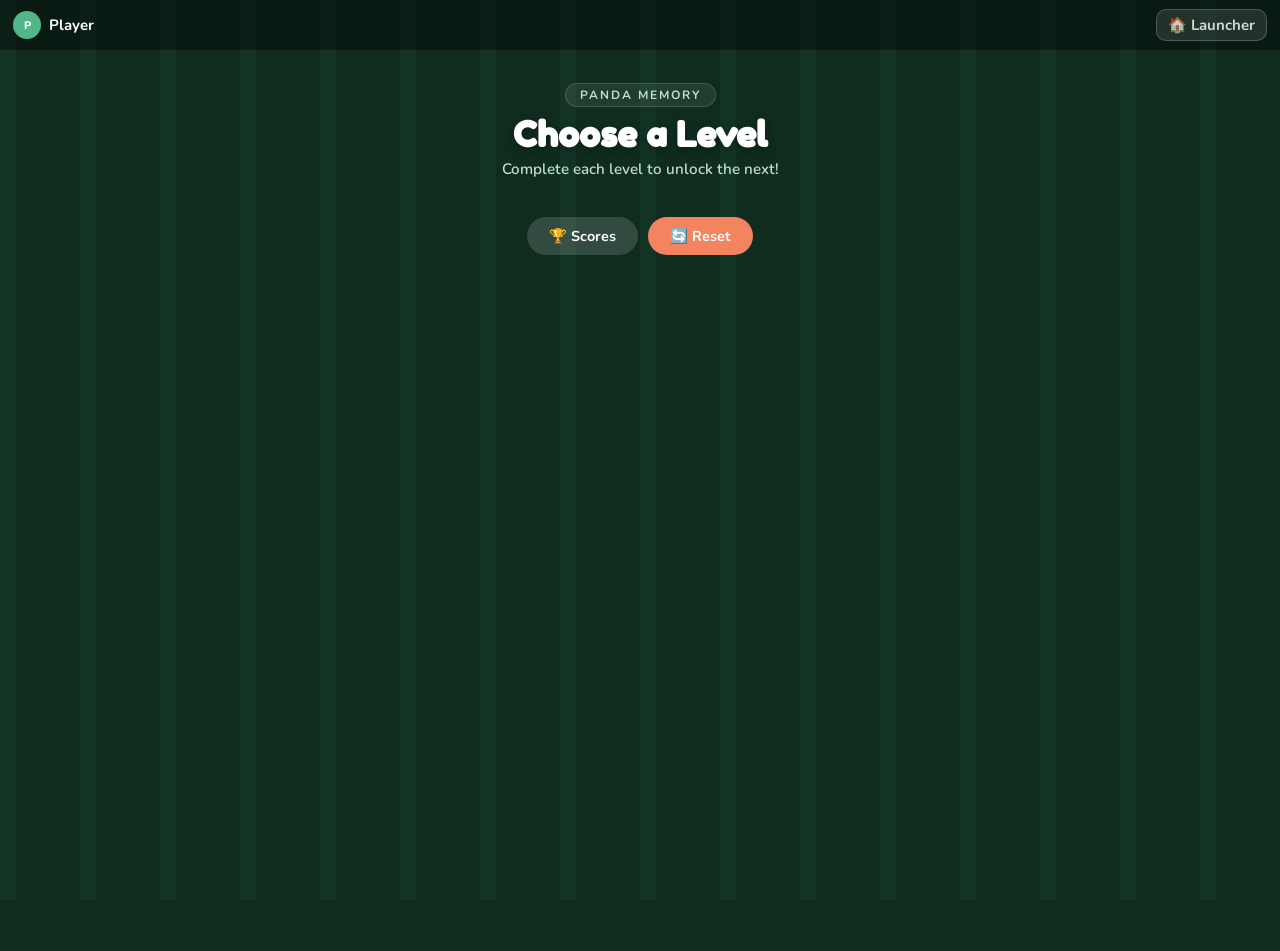
<file: games/memory-match.html>
<!DOCTYPE html>
<html lang="en">
<head>
  <meta charset="UTF-8">
  <meta name="viewport" content="width=device-width, initial-scale=1.0">
  <title>Birthday Game</title>
  <style>
    @import url('../assets/fonts/fonts.css');

    :root {
      --game-max-width: min(92vw, 760px);
      --green-dark: var(--surface, #111827);
      --green-mid: var(--accent-2, #3b82f6);
      --green-light: var(--muted, #9bb8d4);
      --green-pale: var(--surface-2, #1e2d45);
      --yellow: #ffd166;
      --orange: #f4845f;
      --red: #ef233c;
    }

    * { box-sizing: border-box; margin: 0; padding: 0; }

    body {
      font-family: 'Nunito', sans-serif;
      background: var(--bg, #0a0e1a);
      min-height: 100vh;
      overflow-x: hidden;
      color: #222;
    }

    body::before {
      content: '';
      position: fixed;
      top: 0; right: 0; bottom: 0; left: 0;
      background-image: var(--stripe-texture);
      pointer-events: none;
      z-index: 0;
    }

    /* ══════════════════════════════ SCREENS ══════════════════════════════ */
    .screen {
      display: none;
      position: relative;
      z-index: 1;
    }
    .screen.active {
      display: flex;
      flex-direction: column;
      align-items: center;
      min-height: 100vh;
    }

    /* ══════════════════════════════ LAUNCHER TOP BAR ══════════════════════════════ */
    #launcher-bar {
      display: flex;
      background: rgba(0, 0, 0, 0.4);
      padding: 9px 13px;
      align-items: center;
      justify-content: space-between;
      border-bottom: 1px solid rgba(255, 255, 255, 0.08);
      flex-shrink: 0;
      position: sticky;
      top: 0;
      z-index: 20;
      width: 100%;
    }
    .lb-left { display: flex; align-items: center; gap: 8px; }
    .lb-av {
      width: 28px; height: 28px; border-radius: 50%;
      background: var(--accent-2, #3b82f6); display: flex; align-items: center;
      justify-content: center; font-size: 11px; font-weight: 800;
      color: #fff; flex-shrink: 0;
    }
    .lb-name { font-size: 15px; font-weight: 700; color: #fff; }
    .lb-btn {
      background: rgba(255, 255, 255, 0.1);
      border: 1px solid rgba(255, 255, 255, 0.2);
      color: rgba(255, 255, 255, 0.8);
      font-size: 15px; font-weight: 700;
      padding: 5px 11px; border-radius: 10px;
      cursor: pointer; font-family: 'Nunito', sans-serif;
      white-space: nowrap; transition: background .15s;
    }
    .lb-btn:hover { background: rgba(255, 255, 255, 0.2); }

    /* ══════════════════════════════ LEVEL SELECT ══════════════════════════════ */
    #screen-levels {
      padding: 2rem 1rem;
      gap: 1.2rem;
    }
    .level-header { text-align: center; }
    .level-header h2 {
      font-family: 'Fredoka One', cursive;
      font-size: 2.2rem; color: #fff;
      text-shadow: 0 3px 8px rgba(0,0,0,.3);
    }
    .level-header p { color: var(--green-light); font-weight: 600; font-size: .95rem; margin-top: 4px; }
    .game-name-tag {
      display: inline-block;
      font-size: .75rem; font-weight: 700;
      text-transform: uppercase; letter-spacing: 2px;
      color: var(--green-light);
      background: rgba(255,255,255,0.08);
      border: 1px solid rgba(255,255,255,0.15);
      border-radius: 20px; padding: 3px 14px; margin-bottom: 6px;
    }
    .level-grid {
      display: grid;
      grid-template-columns: repeat(5, 1fr);
      gap: 10px; width: 100%; max-width: var(--game-max-width);
    }
    .level-btn {
      aspect-ratio: 1; border-radius: 16px; border: none;
      cursor: pointer; font-family: 'Fredoka One', cursive;
      font-size: 1.5rem;
      transition: transform .15s, box-shadow .15s;
      display: flex; flex-direction: column;
      align-items: center; justify-content: center;
      gap: 2px; position: relative; overflow: hidden;
    }
    .level-btn .lvl-num { font-size: 1.6rem; line-height: 1; }
    .level-btn .lvl-stars { font-size: .7rem; letter-spacing: 1px; min-height: 14px; }
    .level-btn.unlocked {
      background: var(--yellow); color: var(--green-dark);
      box-shadow: 0 4px 0 rgba(0,0,0,0.2);
    }
    .level-btn.unlocked:hover { transform: translateY(-3px); box-shadow: 0 7px 0 rgba(0,0,0,0.2); }
    .level-btn.unlocked:active { transform: translateY(1px); }
    .level-btn.completed {
      background: var(--green-mid); color: #fff;
      box-shadow: 0 4px 0 var(--green-dark);
    }
    .level-btn.completed:hover { transform: translateY(-3px); }
    .level-btn.locked {
      background: rgba(255,255,255,0.1); color: rgba(255,255,255,0.3);
      cursor: not-allowed; box-shadow: none;
    }
    .level-btn.locked .lvl-num { opacity: .4; }
    .lock-icon { font-size: 1.2rem; }
    .level-actions {
      display: flex; gap: 10px; width: 100%;
      max-width: var(--game-max-width); flex-wrap: wrap; justify-content: center;
    }
    .btn-sm {
      padding: 9px 22px; border-radius: 50px; border: none;
      font-family: 'Nunito', sans-serif; font-weight: 700;
      font-size: .9rem; cursor: pointer; transition: background .2s;
    }
    .btn-reset { background: var(--orange); color: #fff; }
    .btn-reset:hover { background: #e06040; }
    .btn-secondary-sm { background: rgba(255,255,255,0.15); color: #fff; }
    .btn-secondary-sm:hover { background: rgba(255,255,255,0.25); }
    .btn-yellow-sm { background: var(--yellow); color: var(--green-dark); }
    .btn-yellow-sm:hover { background: #f0c030; }

    /* ══════════════════════════════ GAME SCREEN ══════════════════════════════ */
    #screen-game {
      padding: 0; background: var(--bg, #1a2e1c);
      align-items: center; justify-content: flex-start; min-height: 100vh;
    }
    #game-hud {
      width: 100%; max-width: var(--game-max-width);
      display: flex; align-items: center; justify-content: space-between;
      padding: 10px 16px 10px 90px;
      background: rgba(0,0,0,0.3);
      border-bottom: 2px solid rgba(255,255,255,0.1);
      position: relative;
    }
    .hud-item { display: flex; flex-direction: column; align-items: center; }
    .hud-label {
      font-size: .7rem; font-weight: 700;
      color: rgba(255,255,255,0.5);
      text-transform: uppercase; letter-spacing: 1px;
    }
    .hud-value { font-family: 'Fredoka One', cursive; font-size: 1.4rem; color: #fff; }
    #hud-back-btn {
      position: absolute; left: 10px; top: 50%; transform: translateY(-50%);
      background: rgba(255,255,255,0.12);
      border: 1px solid rgba(255,255,255,0.22);
      color: rgba(255,255,255,0.85);
      font-family: 'Nunito', sans-serif; font-weight: 700;
      font-size: .78rem; padding: 5px 10px; border-radius: 10px;
      cursor: pointer; white-space: nowrap; transition: background .15s; z-index: 5;
    }
    #hud-back-btn:hover { background: rgba(255,255,255,0.22); }

    /* Progress & Timer bars */
    .progress-bar-wrap {
      width: 100%; max-width: var(--game-max-width);
      background: rgba(255,255,255,0.15);
      border-radius: 50px; height: 8px; overflow: hidden;
    }
    .progress-bar-fill {
      height: 100%; background: var(--green-mid);
      border-radius: 50px; transition: width .4s;
    }
    .timer-bar-wrap {
      width: 100%; max-width: var(--game-max-width);
      background: rgba(255,255,255,0.15);
      border-radius: 50px; height: 10px; overflow: hidden;
    }
    .timer-bar-fill { height: 100%; border-radius: 50px; transition: width 1s linear, background 1s; }

    /* Card grid */
    .card-area {
      padding: .75rem 1rem;
      width: 100%; max-width: var(--game-max-width);
    }
    .card-grid { display: grid; gap: 8px; width: 100%; }
    .memory-card {
      aspect-ratio: 1; border-radius: 14px; cursor: pointer;
      position: relative; -webkit-transform-style: preserve-3d; transform-style: preserve-3d;
      transition: transform .45s cubic-bezier(.175,.885,.32,1.275);
      -webkit-user-select: none; user-select: none;
    }
    .memory-card.flipped { transform: rotateY(180deg); }
    .memory-card.matched { cursor: default; }
    .memory-card.matched .card-front { border: 3px solid var(--yellow); box-shadow: 0 0 18px rgba(255,209,102,.5); }
    .card-face {
      position: absolute; top: 0; right: 0; bottom: 0; left: 0; border-radius: 12px;
      backface-visibility: hidden; -webkit-backface-visibility: hidden;
      display: flex; align-items: center; justify-content: center;
    }
    .card-back {
      background: linear-gradient(135deg, var(--green-dark), var(--green-mid));
      box-shadow: 0 4px 12px rgba(0,0,0,.2);
    }
    .card-back::after { content: '⚙️'; font-size: 1.4rem; opacity: .5; }
    .card-front {
      background: white; transform: rotateY(180deg);
      font-size: clamp(1.6rem, 5vw, 2.6rem);
      box-shadow: 0 4px 12px rgba(0,0,0,.1);
      border: 2px solid #eee;
    }
    .memory-card.shake { animation: cardShake .4s; }
    @keyframes cardShake {
      0%,100% { transform: rotateY(180deg); }
      25% { transform: rotateY(180deg) translateX(-5px); }
      75% { transform: rotateY(180deg) translateX(5px); }
    }

    /* Pattern phase */
    #patternPhase {
      display: none; width: 100%; max-width: var(--game-max-width); padding: 0 1rem;
    }
    .pattern-phase-box {
      background: rgba(255,255,255,0.07);
      border: 1px solid rgba(255,255,255,0.12);
      border-radius: 20px; padding: 1.5rem; text-align: center;
    }
    .pattern-title {
      font-family: 'Fredoka One', cursive; font-size: 1.5rem;
      color: #fff; margin-bottom: .3rem;
    }
    .pattern-subtitle { color: rgba(255,255,255,0.5); font-size: .9rem; margin-bottom: 1rem; }
    .pattern-grid-container { display: flex; justify-content: center; margin: .75rem 0; }
    .pattern-grid { display: grid; gap: 8px; }
    .pattern-cell {
      width: 66px; height: 66px; border-radius: 14px; font-size: 2rem;
      display: flex; align-items: center; justify-content: center;
      background: rgba(255,255,255,0.08); border: 3px solid transparent;
      transition: all .3s; cursor: default; -webkit-user-select: none; user-select: none; color: #fff;
    }
    .pattern-cell.highlight {
      background: rgba(255,209,102,0.25); border-color: var(--yellow);
      transform: scale(1.1); box-shadow: 0 0 18px rgba(255,209,102,.5);
    }
    .pattern-cell.clickable { cursor: pointer; }
    .pattern-cell.clickable:hover { transform: scale(1.08); border-color: var(--green-mid); }
    .pattern-cell.wrong {
      background: rgba(239,35,60,0.2); border-color: var(--red);
      animation: shake .4s;
    }
    .pattern-cell.correct { background: rgba(82,183,136,0.2); border-color: var(--green-mid); }
    @keyframes shake { 0%,100%{transform:translateX(0);}25%{transform:translateX(-8px);}75%{transform:translateX(8px);} }
    .pattern-progress { font-weight: 700; color: var(--green-light); margin-top: 8px; font-size: .95rem; }

    /* ══════════════════════════════ OVERLAY ══════════════════════════════ */
    .overlay {
      display: none; position: fixed; top: 0; right: 0; bottom: 0; left: 0; z-index: 100;
      background: rgba(0,0,0,0.6);
      align-items: center; justify-content: center; padding: 1rem;
    }
    .overlay.active { display: flex; }
    .overlay-card {
      background: #fff; border-radius: 24px; padding: 2rem;
      width: 100%; max-width: 420px; text-align: center;
      box-shadow: 0 16px 64px rgba(0,0,0,.35);
      animation: popIn .3s cubic-bezier(.175,.885,.32,1.275);
    }
    @keyframes popIn {
      from { transform: scale(0.7); opacity: 0; }
      to   { transform: scale(1);   opacity: 1; }
    }
    .overlay-panda { font-size: 3.5rem; margin-bottom: .5rem; }
    .overlay-title {
      font-family: 'Fredoka One', cursive; font-size: 2rem;
      color: var(--green-dark); margin-bottom: .3rem;
    }
    .overlay-sub { font-size: .95rem; color: #666; margin-bottom: 1.2rem; line-height: 1.5; }
    .stars-display { font-size: 2rem; margin-bottom: 1rem; letter-spacing: 4px; }
    .overlay-stats {
      display: grid; grid-template-columns: 1fr 1fr;
      gap: 8px; margin-bottom: 1.4rem;
    }
    .stat-box { background: var(--green-pale); border-radius: 12px; padding: 10px; }
    .stat-box .s-label { font-size: .72rem; color: #888; font-weight: 700; text-transform: uppercase; letter-spacing: .5px; }
    .stat-box .s-val { font-family: 'Fredoka One', cursive; font-size: 1.4rem; color: var(--green-dark); }
    .overlay-btns { display: flex; flex-direction: column; gap: 8px; }
    .btn-next {
      background: var(--yellow); color: var(--green-dark);
      font-family: 'Fredoka One', cursive; font-size: 1.2rem;
      padding: 12px; border-radius: 14px; border: none;
      cursor: pointer; transition: background .2s;
    }
    .btn-next:hover { background: #f0c030; }
    .btn-retry {
      background: var(--green-pale); color: var(--green-dark);
      font-family: 'Nunito', sans-serif; font-weight: 700;
      font-size: .95rem; padding: 10px; border-radius: 14px;
      border: none; cursor: pointer; transition: background .2s;
    }
    .btn-retry:hover { background: var(--green-light); }
    .btn-menu {
      background: #f0f0f0; color: #888;
      font-family: 'Nunito', sans-serif; font-weight: 700;
      font-size: .9rem; padding: 9px; border-radius: 14px;
      border: none; cursor: pointer; transition: background .2s;
    }
    .btn-menu:hover { background: #e0e0e0; }
    .new-record-banner {
      background: var(--green-pale); border: 1.5px solid var(--green-mid);
      border-radius: 12px; padding: 7px 14px; color: var(--green-dark);
      font-weight: 700; font-size: .88rem; margin-bottom: .8rem; display: none;
    }

    /* ══════════════════════════════ CONFIRM DIALOG ══════════════════════════════ */
    .confirm-card {
      background: #fff; border-radius: 20px; padding: 1.8rem;
      width: 100%; max-width: 340px; text-align: center;
      box-shadow: 0 16px 48px rgba(0,0,0,.3); animation: popIn .25s ease;
    }
    .confirm-title { font-family: 'Fredoka One', cursive; font-size: 1.4rem; color: var(--text); margin-bottom: .6rem; }
    .confirm-text { font-size: .9rem; color: #666; margin-bottom: 1.4rem; line-height: 1.5; }
    .confirm-btns { display: flex; gap: 10px; }
    .btn-confirm-yes {
      flex: 1; padding: 11px; background: var(--red); color: #fff;
      border: none; border-radius: 12px; font-family: 'Nunito', sans-serif;
      font-weight: 700; cursor: pointer; transition: background .2s;
    }
    .btn-confirm-yes:hover { background: #d01c30; }
    .btn-confirm-no {
      flex: 1; padding: 11px; background: #f0f0f0; color: #666;
      border: none; border-radius: 12px; font-family: 'Nunito', sans-serif;
      font-weight: 700; cursor: pointer; transition: background .2s;
    }
    .btn-confirm-no:hover { background: #e0e0e0; }

    /* ══════════════════════════════ TOAST ══════════════════════════════ */
    .toast {
      position: fixed; bottom: 2rem; left: 50%; transform: translateX(-50%);
      background: rgba(0,0,0,0.8); color: #fff;
      padding: 10px 24px; border-radius: 50px;
      font-weight: 700; font-size: .9rem; z-index: 999;
      opacity: 0; transition: opacity .3s; pointer-events: none;
      white-space: nowrap;
    }
    .toast.show { opacity: 1; }

    /* ══════════════════════════════ LEADERBOARD SCREEN ══════════════════════════════ */
    #screen-leaderboard { padding: 1rem; }
    .lb-screen-box {
      background: rgba(255,255,255,0.07);
      border: 1px solid rgba(255,255,255,0.12);
      border-radius: 20px; padding: 1.5rem;
      max-width: var(--game-max-width); width: 100%;
      position: relative; z-index: 1; margin: 0 auto;
    }
    .lb-screen-title {
      font-family: 'Fredoka One', cursive; font-size: 1.8rem;
      color: #fff; text-align: center; margin-bottom: 1rem;
    }
    .lb-tabs {
      display: flex; gap: 6px; margin-bottom: 1rem;
      background: rgba(0,0,0,0.2); border-radius: 50px; padding: 4px;
    }
    .lb-tab {
      flex: 1; padding: 7px; border-radius: 50px; border: none;
      background: transparent; font-family: 'Nunito', sans-serif;
      font-weight: 700; font-size: .85rem; cursor: pointer;
      transition: all .2s; color: rgba(255,255,255,0.45);
    }
    .lb-tab.active { background: rgba(255,255,255,0.15); color: #fff; }
    .lb-table { width: 100%; border-collapse: collapse; }
    .lb-table th {
      font-size: .72rem; font-weight: 700; color: rgba(255,255,255,0.35);
      text-transform: uppercase; letter-spacing: .5px;
      padding: 6px 8px; text-align: left;
      border-bottom: 1px solid rgba(255,255,255,0.1);
    }
    .lb-table td { padding: 10px 8px; font-size: .9rem; font-weight: 600; color: #fff; border-bottom: 1px solid rgba(255,255,255,0.06); }
    .lb-rank { font-family: 'Fredoka One', cursive; font-size: 1.1rem; color: rgba(255,255,255,0.5); }
    .lb-rank.gold { color: #FFA000; } .lb-rank.silver { color: #9e9e9e; } .lb-rank.bronze { color: #a1673b; }
    .lb-row-me td { color: var(--yellow) !important; }
    .lb-empty { text-align: center; padding: 2rem; color: rgba(255,255,255,0.35); font-size: .95rem; }

    /* Confetti */
    .confetti-piece {
      position: fixed; width: 10px; height: 10px; top: -20px;
      border-radius: 2px; animation: confettiFall linear forwards;
      pointer-events: none; z-index: 9999;
    }
    @keyframes confettiFall { to { transform: translateY(110vh) rotate(720deg); opacity: 0; } }

    @media (max-width: 480px) {
      .pattern-cell { width: 54px; height: 54px; font-size: 1.6rem; }
      #game-hud { padding: 10px 10px 10px 80px; }
    }
  </style>
  <!-- ── THEME SYSTEM ── -->
  <script src="../config/app-config.js"></script>
  <script src="../engine/panda-adventure.js"></script>
  <script src="../engine/theme-manager.js"></script>
  <script>
    (function () {
      var cfg = window.APP_CONFIG || null;
      if (window.PandaAdventure && window.PandaAdventure.Theme) {
        window.__activeTheme = window.PandaAdventure.Theme.applyFromConfig(cfg);
      }
    })();
  </script>
  <script>
  /* ── THEME SHORTCUTS ── all game scripts below use these globals:
     window.__T  = activeTheme object
     window.__TI = icons   { player, collect, enemy, life, hole }
     window.__TC = canvas  { bgFill, collectFill, enemyFill, ... }
     window.__TS = strings { retryBtn, winBtn, resultsBtn, clueTemplate, ... }
  */
  (function(){
    var t = window.__activeTheme || {};
    window.__T  = t;
    window.__TI = t.icons   || {};
    window.__TC = t.canvas  || {};
    window.__TS = t.strings || {};
  })();
  </script>
</head>
<body>

  <!-- ══════════════════════════════ LAUNCHER BAR ══════════════════════════════ -->
  <div id="launcher-bar">
    <div class="lb-left">
      <div class="lb-av" id="lb-av">?</div>
      <div class="lb-name" id="lb-name"></div>
    </div>
    <button class="lb-btn" onclick="goToLauncher()">🏠 Launcher</button>
  </div>

  <!-- ══════════════════════════════ LEVEL SELECT ══════════════════════════════ -->
  <div id="screen-levels" class="screen">
    <div class="level-header">
      <div class="game-name-tag" id="level-game-tag">Loading...</div>
      <h2 id="levels-greeting">Choose a Level</h2>
      <p>Complete each level to unlock the next!</p>
    </div>
    <div class="level-grid" id="level-grid"></div>
    <div class="level-actions">
      <button class="btn-sm btn-secondary-sm" onclick="showScreen('screen-leaderboard')">🏆 Scores</button>
      <button class="btn-sm btn-reset" onclick="openConfirm('Reset Progress?','All your levels and stars will be reset to zero. This cannot be undone.',confirmReset)">🔄 Reset</button>
    </div>
  </div>

  <!-- ══════════════════════════════ GAME SCREEN ══════════════════════════════ -->
  <div id="screen-game" class="screen">
    <div id="game-hud">
      <button id="hud-back-btn" onclick="confirmQuitToLevels()">← Levels</button>
      <div class="hud-item">
        <span class="hud-label">Level</span>
        <span class="hud-value" id="hud-level">1</span>
      </div>
      <div class="hud-item">
        <span class="hud-label">Moves</span>
        <span class="hud-value" id="hud-moves">0</span>
      </div>
      <div class="hud-item">
        <span class="hud-label">Pairs</span>
        <span class="hud-value" id="hud-pairs">0/0</span>
      </div>
      <div class="hud-item">
        <span class="hud-label">Time</span>
        <span class="hud-value" id="hud-time">0s</span>
      </div>
    </div>
    <div class="progress-bar-wrap" id="progressBarWrap">
      <div class="progress-bar-fill" id="progressBarFill" style="width:0%"></div>
    </div>
    <div class="timer-bar-wrap" id="timerBarWrap" style="display:none">
      <div class="timer-bar-fill" id="timerBarFill" style="background:var(--yellow);width:100%"></div>
    </div>
    <div id="patternPhase"></div>
    <div class="card-area">
      <div class="card-grid" id="cardGrid"></div>
    </div>
  </div>

  <!-- ══════════════════════════════ LEADERBOARD SCREEN ══════════════════════════════ -->
  <div id="screen-leaderboard" class="screen">
    <div class="lb-screen-box">
      <div class="lb-screen-title">🏆 High Scores</div>
      <div class="lb-tabs">
        <button class="lb-tab active" onclick="switchLbTab('total',this)">⭐ Stars</button>
        <button class="lb-tab" onclick="switchLbTab('levels',this)">✅ Levels</button>
        <button class="lb-tab" onclick="switchLbTab('best',this)">🎯 Highest</button>
      </div>
      <div id="lbContent"></div>
      <div style="display:flex;gap:8px;margin-top:1.2rem;flex-wrap:wrap;justify-content:center;">
        <button class="btn-sm btn-secondary-sm" onclick="showScreen('screen-levels')">← Back</button>
        <button class="btn-sm btn-reset" onclick="openConfirm('Clear All Scores?','Every player\'s scores and stars will be wiped. This cannot be undone!',confirmClearScores)">🗑 Clear Scores</button>
      </div>
    </div>
  </div>

  <!-- ══════════════════════════════ OVERLAYS ══════════════════════════════ -->

  <!-- Level Complete -->
  <div id="overlay-levelcomplete" class="overlay">
    <div class="overlay-card">
      <div class="overlay-panda" id="ov-panda">🎮</div>
      <div class="overlay-title" id="ov-title">Level Complete!</div>
      <div class="stars-display" id="ov-stars">⭐⭐⭐</div>
      <div class="overlay-sub" id="ov-sub">Amazing job!</div>
      <div class="new-record-banner" id="ov-newrecord">🎉 New Personal Best!</div>
      <div class="overlay-stats">
        <div class="stat-box"><div class="s-label">Moves</div><div class="s-val" id="ov-moves">0</div></div>
        <div class="stat-box"><div class="s-label">Best</div><div class="s-val" id="ov-best">—</div></div>
      </div>
      <div class="overlay-btns">
        <button class="btn-next" id="ov-btn-next">Next Level →</button>
        <button class="btn-retry" onclick="closeOverlays();replayLevel()">🔄 Play Again</button>
        <button class="btn-menu" onclick="closeOverlays();showScreen('screen-levels')">📋 Level Select</button>
        <button class="btn-menu" onclick="closeOverlays();goToLauncher()">🏠 Back to Launcher</button>
      </div>
    </div>
  </div>

  <!-- Confirm -->
  <div id="overlay-confirm" class="overlay">
    <div class="confirm-card">
      <div class="confirm-title" id="confirm-title">Are you sure?</div>
      <div class="confirm-text" id="confirm-text">This cannot be undone.</div>
      <div class="confirm-btns">
        <button class="btn-confirm-no" onclick="closeOverlays()">Cancel</button>
        <button class="btn-confirm-yes" id="confirm-yes-btn">Yes, do it</button>
      </div>
    </div>
  </div>

  <!-- Birthday -->
  <div id="overlay-birthday" class="overlay">
    <div class="overlay-card" style="max-width:400px;">
      <div id="bday-emoji" style="font-size:4rem;margin-bottom:.5rem;display:block;animation:bob 1.5s ease-in-out infinite;">🎁</div>
      <div style="font-family:'Fredoka One',cursive;font-size:1.6rem;color:var(--green-dark);margin-bottom:.5rem;">Level 10 Complete! 🎉</div>
      <div id="bday-msg" style="font-size:.95rem;color:var(--muted);line-height:1.5;margin-bottom:1rem;"></div>
      <div id="bday-clue-box" id="bday-clue-box" style="background:var(--surface-2);border-radius:14px;padding:1rem 1.2rem;margin-bottom:1.2rem;text-align:left;border:2px solid var(--accent-2);">
        <div style="font-size:.72rem;font-weight:700;color:var(--green-dark);text-transform:uppercase;letter-spacing:1px;margin-bottom:6px;">🗺️ Your Gift Clue</div>
        <div id="bday-clue-text" style="font-size:.95rem;color:var(--text, #e8f4ff);font-weight:600;line-height:1.5;"></div>
      </div>
      <button id="bday-done-btn" class="btn-next">Mission Report! 🤖</button>
    </div>
  </div>

  <div id="toast" class="toast"></div>

  <script>
    // ═══════════════════════════════ LEVELS CONFIG ═══════════════════════════════
    const LEVELS = [
      // Levels loaded from active theme
      ...((window.__activeTheme && window.__activeTheme.memoryLevels) || [
        { id:1,  name:"Boot Sequence",   emoji:"🤖", type:"memory",  cols:4, rows:3, timeLimit:0,  starMoves:[12,16,20], badge:"🔌 Booting"     },
        { id:2,  name:"Energon Scan",    emoji:"🔋", type:"memory",  cols:4, rows:3, timeLimit:0,  starMoves:[14,18,22], badge:"⚡ Charged"     },
        { id:3,  name:"Signal Lock",     emoji:"📡", type:"pattern", patternLen:4, gridSize:6,     starMoves:[1,2,3],    badge:"📡 Locked"      },
        { id:4,  name:"Autobot Roll",    emoji:"🚗", type:"memory",  cols:4, rows:4, timeLimit:0,  starMoves:[18,22,28], badge:"🚗 Rolling"     },
        { id:5,  name:"Matrix Decode",   emoji:"💎", type:"pattern", patternLen:5, gridSize:9,     starMoves:[1,2,3],    badge:"💎 Decoded"     },
        { id:6,  name:"Cyber Sprint",    emoji:"⚡", type:"speed",   cols:4, rows:3, timeLimit:40, starMoves:[12,15,20], badge:"⚡ Speed Bot"   },
        { id:7,  name:"Twin Primes",     emoji:"🔩", type:"memory",  cols:4, rows:4, timeLimit:0,  starMoves:[16,20,26], badge:"🔩 Engineer"    },
        { id:8,  name:"All Spark",       emoji:"✨", type:"pattern", patternLen:6, gridSize:9,     starMoves:[1,2,3],    badge:"✨ Sparker"     },
        { id:9,  name:"Prime Protocol",  emoji:"🔥", type:"speed",   cols:4, rows:4, timeLimit:55, starMoves:[16,20,26], badge:"🔥 Elite Bot"   },
        { id:10, name:"CYBERTRON BOSS!", emoji:"🏆", type:"memory",  cols:5, rows:4, timeLimit:0,  starMoves:[20,26,32], badge:"🏆 Prime"       }
      ]),
    ];

    // ═══════════════════════════════ DATA ═══════════════════════════════
    const STORAGE_KEY = 'birthday_match_v1';
    const OLD_STORAGE_KEY = 'pandamemory_v1';
    function loadAllData() {
      try {
        let old = localStorage.getItem(OLD_STORAGE_KEY);
        let current = localStorage.getItem(STORAGE_KEY);
        if (old && !current) {
          localStorage.setItem(STORAGE_KEY, old);
          current = old;
        }
        return JSON.parse(current || '{}');
      } catch(e) { return {}; }
    }
    function saveAllData(d) { localStorage.setItem(STORAGE_KEY, JSON.stringify(d)); }

    let allData = loadAllData();
    let currentPlayer = null;

    function getPlayerData(name) {
      if (!allData[name]) allData[name] = { unlockedLevels: [1], levelStars: {}, levelBest: {} };
      return allData[name];
    }
    function getTotalStars(n) { return Object.values(getPlayerData(n).levelStars).reduce((a,b) => a+b, 0); }
    function getLevelsDone(n) { return Object.keys(getPlayerData(n).levelStars).length; }
    function getHighestLevel(n) { const c = Object.keys(getPlayerData(n).levelStars).map(Number); return c.length ? Math.max(...c) : 0; }

    // ═══════════════════════════════ GAME STATE ═══════════════════════════════
    let state = {
      currentLevel: null, cards: [], flipped: [], matched: 0,
      moves: 0, timer: 0, timerInterval: null, locked: false,
      pattern: [], playerPattern: [], patternPhase: 'show', totalPairs: 0
    };

    // ═══════════════════════════════ SCREEN NAV ═══════════════════════════════
    function showScreen(id) {
      document.querySelectorAll('.screen').forEach(s => s.classList.remove('active'));
      document.getElementById(id).classList.add('active');
      if (id === 'screen-levels') buildLevelSelect();
      if (id === 'screen-leaderboard') renderLeaderboard('total');
      updateShell(id);
    }

    // ═══════════════════════════════ LEVEL SELECT ═══════════════════════════════
    function buildLevelSelect() {
      if (!currentPlayer) return;
      const pd = getPlayerData(currentPlayer);
      document.getElementById('levels-greeting').textContent = currentPlayer + "'s Levels";
      const _gt = document.getElementById('level-game-tag');
      if (_gt && typeof gameName !== 'undefined' && gameName) _gt.textContent = gameName;
      const grid = document.getElementById('level-grid');
      grid.innerHTML = '';
      LEVELS.forEach(lvl => {
        const unlocked = pd.unlockedLevels.includes(lvl.id);
        const stars = pd.levelStars[lvl.id] || 0;
        const isCompleted = stars > 0;
        const btn = document.createElement('button');
        btn.className = 'level-btn ' + (isCompleted ? 'completed' : unlocked ? 'unlocked' : 'locked');
        if (unlocked) {
          const starStr = stars > 0 ? '★'.repeat(stars) + '☆'.repeat(3 - stars) : '☆☆☆';
          btn.innerHTML = `<span class="lvl-num">${lvl.id}</span><span class="lvl-stars">${starStr}</span>`;
          btn.onclick = () => startLevel(lvl.id);
        } else {
          btn.innerHTML = `<span class="lvl-num">${lvl.id}</span><span class="lock-icon">${lvl.id === 10 ? '🎂' : '🔒'}</span>`;
        }
        grid.appendChild(btn);
      });
    }

    function confirmReset() {
      if (!currentPlayer) return;
      allData[currentPlayer] = { unlockedLevels: [1], levelStars: {}, levelBest: {} };
      saveAllData(allData);
      buildLevelSelect();
      showToast('Progress reset! Starting fresh 🌱');
    }

    // ═══════════════════════════════ LEADERBOARD ═══════════════════════════════
    function switchLbTab(tab, btn) {
      document.querySelectorAll('.lb-tab').forEach(b => b.classList.remove('active'));
      btn.classList.add('active');
      renderLeaderboard(tab);
    }

    function renderLeaderboard(tab) {
      const el = document.getElementById('lbContent');
      const names = Object.keys(allData);
      if (!names.length) { el.innerHTML = '<div class="lb-empty">No players yet!<br>Start playing to see scores 🤖</div>'; return; }
      let rows = names.map(n => ({ name:n, total:getTotalStars(n), levels:getLevelsDone(n), highest:getHighestLevel(n) }));
      if (tab === 'total') rows.sort((a,b) => b.total - a.total);
      else if (tab === 'levels') rows.sort((a,b) => b.levels - a.levels);
      else rows.sort((a,b) => b.highest - a.highest);
      const rk = ['🥇','🥈','🥉'];
      let html = `<table class="lb-table"><thead><tr>
        <th>#</th><th>Player</th>
        <th>${tab==='total'?'⭐ Stars':tab==='levels'?'✅ Levels':'🎯 Highest'}</th>
        <th>⭐</th></tr></thead><tbody>`;
      rows.forEach((r, i) => {
        const isMe = r.name === currentPlayer;
        const rc = i===0?'gold':i===1?'silver':i===2?'bronze':'';
        const val = tab==='total'?r.total:tab==='levels'?r.levels:r.highest||'—';
        html += `<tr class="${isMe?'lb-row-me':''}">
          <td><span class="lb-rank ${rc}">${i < 3 ? rk[i] : i+1}</span></td>
          <td style="font-weight:${isMe?800:600};color:${isMe?'var(--yellow)':'#fff'}">${r.name}${isMe?' 👈':''}</td>
          <td style="font-weight:700">${val}</td>
          <td>${r.total}</td></tr>`;
      });
      el.innerHTML = html + '</tbody></table>';
    }

    function confirmClearScores() {
      allData = {};
      currentPlayer = null;
      saveAllData(allData);
      buildLevelSelect();
      showToast('🗑 All scores cleared!');
    }

    // ═══════════════════════════════ START LEVEL ═══════════════════════════════
    function startLevel(id) {
      if (!currentPlayer) return;
      const lvl = LEVELS.find(l => l.id === id);
      state.currentLevel = lvl;
      state.moves = 0; state.matched = 0; state.flipped = []; state.locked = false;
      clearInterval(state.timerInterval); state.timer = 0;
      showScreen('screen-game');
      document.getElementById('hud-level').textContent = lvl.emoji + ' ' + lvl.id;
      document.getElementById('hud-moves').textContent = '0';
      document.getElementById('hud-time').textContent = '0s';
      document.getElementById('hud-pairs').textContent = '0/0';
      document.getElementById('progressBarFill').style.width = '0%';
      if (lvl.type === 'pattern') {
        document.getElementById('timerBarWrap').style.display = 'none';
        document.getElementById('cardGrid').style.display = 'none';
        document.getElementById('progressBarWrap').style.display = 'none';
        startPatternLevel(lvl);
      } else {
        document.getElementById('patternPhase').style.display = 'none';
        document.getElementById('patternPhase').innerHTML = '';
        document.getElementById('cardGrid').style.display = 'grid';
        document.getElementById('progressBarWrap').style.display = 'block';
        setupMemoryGrid(lvl);
        startTimer(lvl);
      }
    }

    // ═══════════════════════════════ TIMER ═══════════════════════════════
    function startTimer(lvl) {
      clearInterval(state.timerInterval); state.timer = 0;
      if (lvl.type === 'speed' && lvl.timeLimit) {
        document.getElementById('timerBarWrap').style.display = 'block';
        const fill = document.getElementById('timerBarFill');
        let rem = lvl.timeLimit;
        fill.style.width = '100%'; fill.style.background = 'var(--yellow)';
        state.timerInterval = setInterval(() => {
          state.timer++; rem--;
          document.getElementById('hud-time').textContent = rem + 's';
          const p = (rem / lvl.timeLimit) * 100;
          fill.style.width = p + '%';
          if (p < 40) fill.style.background = var_orange;
          if (p < 20) fill.style.background = 'var(--red)';
          if (rem <= 0) {
            clearInterval(state.timerInterval);
            showToast("⏰ Time's up! Try again!");
            setTimeout(() => startLevel(state.currentLevel.id), 1800);
          }
        }, 1000);
      } else {
        document.getElementById('timerBarWrap').style.display = 'none';
        state.timerInterval = setInterval(() => {
          state.timer++;
          document.getElementById('hud-time').textContent = state.timer + 's';
        }, 1000);
      }
    }
    const var_orange = 'var(--orange)';

    // ═══════════════════════════════ MEMORY GRID ═══════════════════════════════
    function setupMemoryGrid(lvl) {
      const grid = document.getElementById('cardGrid');
      const base = (window.__activeTheme && window.__activeTheme.cardEmojis) || ["🤖","🔋","⚡","🚗","💎","📡","🔩","🛸","🌌","✨","🎯","🔐","💻","🛡️","🚀","🌟","⚙️","🔭","🏆","🎖️"];
      const emojis = base.slice(0, (lvl.cols * lvl.rows) / 2);
      let deck = [...emojis, ...emojis].sort(() => Math.random() - .5);
      state.cards = deck;
      state.totalPairs = emojis.length;
      grid.style.gridTemplateColumns = `repeat(${lvl.cols}, 1fr)`;
      grid.innerHTML = '';
      document.getElementById('hud-pairs').textContent = '0/' + state.totalPairs;
      deck.forEach((em, i) => {
        const card = document.createElement('div');
        card.className = 'memory-card';
        card.dataset.emoji = em;
        card.innerHTML = '<div class="card-face card-back"></div><div class="card-face card-front">' + em + '</div>';
        card.addEventListener('click', () => flipCard(card, i));
        grid.appendChild(card);
      });
    }

    function flipCard(card, idx) {
      if (state.locked || card.classList.contains('flipped') || card.classList.contains('matched') || state.flipped.length >= 2) return;
      card.classList.add('flipped');
      state.flipped.push({ card, idx, emoji: state.cards[idx] });
      if (state.flipped.length === 2) {
        state.moves++;
        document.getElementById('hud-moves').textContent = state.moves;
        state.locked = true;
        checkMatch();
      }
    }

    function checkMatch() {
      const [a, b] = state.flipped;
      if (a.emoji === b.emoji) {
        setTimeout(() => {
          a.card.classList.add('matched'); b.card.classList.add('matched');
          state.matched++; state.flipped = []; state.locked = false;
          document.getElementById('hud-pairs').textContent = state.matched + '/' + state.totalPairs;
          document.getElementById('progressBarFill').style.width = (state.matched / state.totalPairs * 100) + '%';
          if (state.matched === state.totalPairs) setTimeout(endLevel, 400);
          else showToast(['✨ Match!','⚡ Nice!','🤖 Yes!','🎯 Locked!'][Math.floor(Math.random()*4)]);
        }, 400);
      } else {
        setTimeout(() => {
          a.card.classList.add('shake'); b.card.classList.add('shake');
          setTimeout(() => {
            a.card.classList.remove('flipped','shake');
            b.card.classList.remove('flipped','shake');
            state.flipped = []; state.locked = false;
          }, 500);
        }, 700);
      }
    }

    // ═══════════════════════════════ PATTERN LEVEL ═══════════════════════════════
    const PATTERN_EMOJIS = (window.__activeTheme && window.__activeTheme.patternEmojis) || ["🤖","🔋","⚡","🚗","💎","📡","🔩","🛸","🌌"];

    function startPatternLevel(lvl) {
      const ph = document.getElementById('patternPhase');
      ph.style.display = 'block';
      ph.innerHTML = '';
      const emojis = PATTERN_EMOJIS.slice(0, lvl.gridSize);
      const pattern = [];
      for (let i = 0; i < lvl.patternLen; i++) pattern.push(Math.floor(Math.random() * lvl.gridSize));
      state.pattern = pattern; state.playerPattern = []; state.patternPhase = 'show'; state.moves = 0;
      const cols = Math.ceil(Math.sqrt(lvl.gridSize));
      ph.innerHTML = `<div class="pattern-phase-box">
        <div class="pattern-title">🧩 Pattern Challenge!</div>
        <div class="pattern-subtitle" id="patternMsg">Watch carefully... 👀</div>
        <div class="pattern-grid-container">
          <div class="pattern-grid" id="patternGrid" style="grid-template-columns:repeat(${cols},1fr)">
            ${emojis.map((e,i) => `<div class="pattern-cell" data-idx="${i}">${e}</div>`).join('')}
          </div>
        </div>
        <div class="pattern-progress" id="patternProgress"></div>
      </div>`;
      showPattern(emojis);
    }

    function showPattern(emojis) {
      const cells = document.querySelectorAll('.pattern-cell');
      const pat = state.pattern;
      let step = 0;
      document.getElementById('patternMsg').textContent = 'Watch the pattern carefully... 👀';
      document.getElementById('patternProgress').textContent = '';
      setTimeout(() => {
        function hl() {
          cells.forEach(c => c.classList.remove('highlight'));
          if (step < pat.length) {
            cells[pat[step]].classList.add('highlight'); step++;
            setTimeout(() => { cells.forEach(c => c.classList.remove('highlight')); setTimeout(hl, 300); }, 700);
          } else {
            setTimeout(() => enablePatternInput(emojis), 500);
          }
        }
        hl();
      }, 800);
    }

    function enablePatternInput(emojis) {
      state.patternPhase = 'input'; state.playerPattern = [];
      document.getElementById('patternMsg').textContent = `Now repeat! (${state.pattern.length} taps)`;
      document.getElementById('patternProgress').textContent = `0 / ${state.pattern.length}`;
      document.querySelectorAll('.pattern-cell').forEach(cell => {
        cell.classList.add('clickable');
        cell.addEventListener('click', () => patternClick(cell, parseInt(cell.dataset.idx), emojis));
      });
    }

    function patternClick(cell, idx, emojis) {
      if (state.patternPhase !== 'input') return;
      const expected = state.pattern[state.playerPattern.length];
      state.playerPattern.push(idx); state.moves++;
      document.getElementById('hud-moves').textContent = state.moves;
      if (idx === expected) {
        cell.classList.add('correct'); setTimeout(() => cell.classList.remove('correct'), 600);
        const prog = state.playerPattern.length;
        document.getElementById('patternProgress').textContent = `${prog} / ${state.pattern.length}`;
        if (prog === state.pattern.length) {
          state.patternPhase = 'done';
          showToast('🎉 Perfect!');
          setTimeout(endLevel, 1200);
        }
      } else {
        cell.classList.add('wrong'); setTimeout(() => cell.classList.remove('wrong'), 600);
        showToast('❌ Watch again...');
        state.patternPhase = 'show'; state.playerPattern = [];
        document.querySelectorAll('.pattern-cell').forEach(c => { c.classList.remove('clickable'); c.replaceWith(c.cloneNode(true)); });
        setTimeout(() => {
          document.querySelectorAll('.pattern-cell').forEach(c => c.classList.remove('correct','wrong','highlight'));
          showPattern(emojis);
        }, 1500);
      }
    }

    // ═══════════════════════════════ END LEVEL ═══════════════════════════════
    function endLevel() {
      clearInterval(state.timerInterval);
      if (!currentPlayer) return;
      const lvl = state.currentLevel;
      const moves = state.moves, time = state.timer;
      const stars = moves <= lvl.starMoves[0] ? 3 : moves <= lvl.starMoves[1] ? 2 : 1;
      const pd = getPlayerData(currentPlayer);
      if ((pd.levelStars[lvl.id] || 0) < stars) pd.levelStars[lvl.id] = stars;
      const prev = pd.levelBest[lvl.id];
      const isNewBest = !prev || moves < prev.moves || (moves === prev.moves && time < prev.time);
      if (isNewBest) pd.levelBest[lvl.id] = { moves, time };
      const nextId = lvl.id + 1;
      if (nextId <= LEVELS.length && !pd.unlockedLevels.includes(nextId)) {
        pd.unlockedLevels.push(nextId);
        showToast('🔓 Level ' + nextId + ' unlocked!');
      }
      saveAllData(allData);
      writeLauncherProgress(stars);

      if (lvl.id === 10 && (birthdayMsg || giftClue)) {
        showBirthdayCelebration(stars, () => showLevelCompleteOverlay(stars, lvl, isNewBest, prev));
      } else {
        setTimeout(() => { showLevelCompleteOverlay(stars, lvl, isNewBest, prev); confetti(); }, 300);
      }
    }

    function showLevelCompleteOverlay(stars, lvl, isNewBest, prev) {
      const msgs = ['','Keep scanning, Autobot! ⚙️','Memory banks are sharp! 🤖','Cybertron-level memory! 🌟'];
      const isLast = lvl.id === 10;
      const _thi = (window.__activeTheme && window.__activeTheme.icons) || {}; document.getElementById('ov-panda').textContent = stars === 3 ? '⚡' : (_thi.player || '🤖');
      document.getElementById('ov-title').textContent = isLast ? 'ALL Missions Complete! 🤖⚡' : 'Level ' + lvl.id + ' complete!';
      document.getElementById('ov-stars').textContent = '★'.repeat(stars) + '☆'.repeat(3 - stars);
      document.getElementById('ov-sub').textContent = msgs[stars];
      document.getElementById('ov-moves').textContent = state.moves;
      const pd = getPlayerData(currentPlayer);
      const best = pd.levelBest[lvl.id];
      document.getElementById('ov-best').textContent = best ? best.moves + 'm · ' + best.time + 's' : '—';
      const rec = document.getElementById('ov-newrecord');
      rec.style.display = isNewBest ? 'block' : 'none';
      rec.textContent = prev ? '🎉 New Personal Best!' : '🌟 First clear!';
      const nextBtn = document.getElementById('ov-btn-next');
      if (isLast) {
        nextBtn.textContent = '🏠 Back to Launcher';
        nextBtn.onclick = () => { closeOverlays(); goToLauncher(); };
      } else {
        nextBtn.textContent = 'Next Level →';
        nextBtn.onclick = () => { closeOverlays(); goNextLevel(); };
      }
      document.getElementById('overlay-levelcomplete').classList.add('active');
      confetti();
    }

    function goNextLevel() {
      const n = state.currentLevel.id + 1;
      if (n <= LEVELS.length) startLevel(n);
      else showScreen('screen-levels');
    }
    function replayLevel() { startLevel(state.currentLevel.id); }

    function confirmQuitToLevels() {
      if (confirm('Back to level select? Current level progress will be lost.')) {
        clearInterval(state.timerInterval);
        closeOverlays();
        showScreen('screen-levels');
      }
    }

    // ═══════════════════════════════ OVERLAYS ═══════════════════════════════
    function closeOverlays() {
      document.querySelectorAll('.overlay').forEach(o => o.classList.remove('active'));
    }

    function openConfirm(title, text, cb) {
      document.getElementById('confirm-title').textContent = title;
      document.getElementById('confirm-text').textContent = text;
      document.getElementById('overlay-confirm').classList.add('active');
      document.getElementById('confirm-yes-btn').onclick = () => { closeOverlays(); cb(); };
    }

    // ═══════════════════════════════ TOAST ═══════════════════════════════
    let toastTimer;
    function showToast(msg) {
      const t = document.getElementById('toast');
      t.textContent = msg;
      t.classList.add('show');
      clearTimeout(toastTimer);
      toastTimer = setTimeout(() => t.classList.remove('show'), 2000);
    }

    // ═══════════════════════════════ CONFETTI ═══════════════════════════════
    function confetti() {
      const cols = ['#3b82f6','#f5c842','#ef4444','#8ecae6','#a78bfa','#f97316','#22d3ee'];
      for (let i = 0; i < 60; i++) {
        const el = document.createElement('div');
        el.className = 'confetti-piece';
        el.style.left = Math.random() * 100 + 'vw';
        el.style.background = cols[Math.floor(Math.random() * cols.length)];
        el.style.animationDuration = (1.5 + Math.random() * 2) + 's';
        el.style.animationDelay = (Math.random() * 0.8) + 's';
        el.style.width = (8 + Math.random() * 10) + 'px';
        el.style.height = (8 + Math.random() * 10) + 'px';
        el.style.borderRadius = Math.random() > .5 ? '50%' : '2px';
        document.body.appendChild(el);
        setTimeout(() => el.remove(), 4000);
      }
    }

    // ═══════════════════════════════ LAUNCHER SHELL ═══════════════════════════════
    const _lp = new URLSearchParams(window.location.search);
    const launcherPlayer = _lp.get('player');
    const launcherDay    = _lp.get('day');
    const birthdayMsg    = _lp.get('birthdayMsg');
    const giftClue       = _lp.get('giftClue');
    const clueEmoji      = _lp.get('clueEmoji') || '🎁';
    const gameName       = _lp.get('gameName') || document.title;

    function goToLauncher() { window.top.location.href = '../launcher/index.html'; }

    function initShell() {
      const playerName = launcherPlayer || currentPlayer || 'Player';
      document.getElementById('lb-av').textContent = playerName[0].toUpperCase();
      document.getElementById('lb-name').textContent = playerName;
    }

    function updateShell(screenId) {
      // reserved for future shell updates
    }

    function writeLauncherProgress(starsEarned) {
      if (!launcherPlayer || !launcherDay) return;
      try {
        const key = 'pandabday_launcher';
        const store = JSON.parse(localStorage.getItem(key) || '{"players":[]}');
        let player = store.players.find(p => p.name === launcherPlayer);
        if (!player) { player = { name: launcherPlayer, daysPlayed: {}, stars: {} }; store.players.push(player); }
        if (!player.daysPlayed) player.daysPlayed = {};
        if (!player.stars) player.stars = {};
        player.daysPlayed[launcherDay] = true;
        player.stars[launcherDay] = starsEarned;
        localStorage.setItem(key, JSON.stringify(store));
      } catch(e) {}
    }

    function showBirthdayCelebration(starsEarned, onDone) {
      if (!birthdayMsg && !giftClue) { onDone(); return; }
      const ov = document.getElementById('overlay-birthday');
      document.getElementById('bday-emoji').textContent = clueEmoji;
      document.getElementById('bday-msg').textContent = birthdayMsg || 'Amazing job!!';
      document.getElementById('bday-clue-text').textContent = giftClue || '';
      document.getElementById('bday-clue-box').style.display = giftClue ? 'block' : 'none';
      ov.classList.add('active');
      document.getElementById('bday-done-btn').onclick = () => { ov.classList.remove('active'); onDone(); };
    }

    // ═══════════════════════════════ INIT ═══════════════════════════════
    if (launcherPlayer) {
      if (!allData[launcherPlayer]) {
        allData[launcherPlayer] = { unlockedLevels: [1], levelStars: {}, levelBest: {} };
        saveAllData(allData);
      }
      currentPlayer = launcherPlayer;
    }
    // Fall back to first known player if no launcher param
    if (!currentPlayer && Object.keys(allData).length > 0) {
      currentPlayer = Object.keys(allData)[0];
    }
    initShell();
    showScreen('screen-levels');
  </script>



  <script>
  /* ── THEME SYNC: runs after DOM is ready ─────────────────────────────────── */
  (function() {
    var t   = window.__T  || window.__activeTheme || {};
    var TI  = window.__TI || t.icons   || {};
    var TS  = window.__TS || t.strings || {};
    var Th  = window.PandaAdventure && window.PandaAdventure.Theme;
    var mascot = t.mascot || '🎮';

    /* game name badge + page title */
    var params = new URLSearchParams(window.location.search);
    var dayId  = params.get('dayId');
    if (!dayId && window.APP_CONFIG && window.APP_CONFIG.days) {
      var path = window.location.pathname;
      for (var i=0; i<window.APP_CONFIG.days.length; i++) {
        if (path.indexOf(window.APP_CONFIG.days[i].file.replace('../games/','')) !== -1) {
          dayId = window.APP_CONFIG.days[i].id; break;
        }
      }
    }
    const gameTitle = (dayId && Th) ? Th.getGameTitle(t, dayId, document.title) : (t.name || document.title);
    document.title = gameTitle;
    const tag = document.getElementById('level-game-tag') || document.querySelector('.game-name-tag');
    if (tag) tag.textContent = gameTitle;

    /* mascot / win overlay */
    ['ov-panda','win-panda','ov-emoji','level-mascot'].forEach(function(id){
      var el = document.getElementById(id);
      if (el) el.textContent = mascot;
    });

    window.writeLauncherProgress = function(starsEarned) {
      if (!launcherPlayer || !launcherDay) return;
      try {
        const key = 'birthday_adventure_players_v1';
        const players = JSON.parse(localStorage.getItem(key) || '[]');
        let player = players.find(p => p.name === launcherPlayer);
        if (!player) {
          player = { name: launcherPlayer, stars: 0, streak: 0 };
          players.push(player);
        }
        localStorage.setItem(key, JSON.stringify(players));
      } catch (e) { }
    };

    /* retry / next / results buttons via data-btn attribute */
    document.querySelectorAll('[data-btn="retry"]').forEach(function(el){
      el.textContent = TS.retryBtn || 'Retry! 🔄';
    });
    document.querySelectorAll('[data-btn="next"]').forEach(function(el){
      el.textContent = TS.winBtn || 'Next →';
    });
    document.querySelectorAll('[data-btn="results"]').forEach(function(el){
      el.textContent = TS.resultsBtn || 'See results';
    });

    /* clue-box: style with theme accent colors */
    var clueBox = document.getElementById('bday-clue-box');
    if (clueBox) {
      clueBox.style.background = 'var(--surface-2)';
      clueBox.style.borderColor = 'var(--accent-2)';
    }
    var bdayMsg = document.getElementById('bday-msg');
    if (bdayMsg) bdayMsg.style.color = 'var(--muted)';

    /* completion prefix from theme strings */
    var winPrefix = document.getElementById('win-prefix');
    if (winPrefix) winPrefix.textContent = TS.completionPrefix || '';
  })();
  </script>

</body>
</html>
</file>
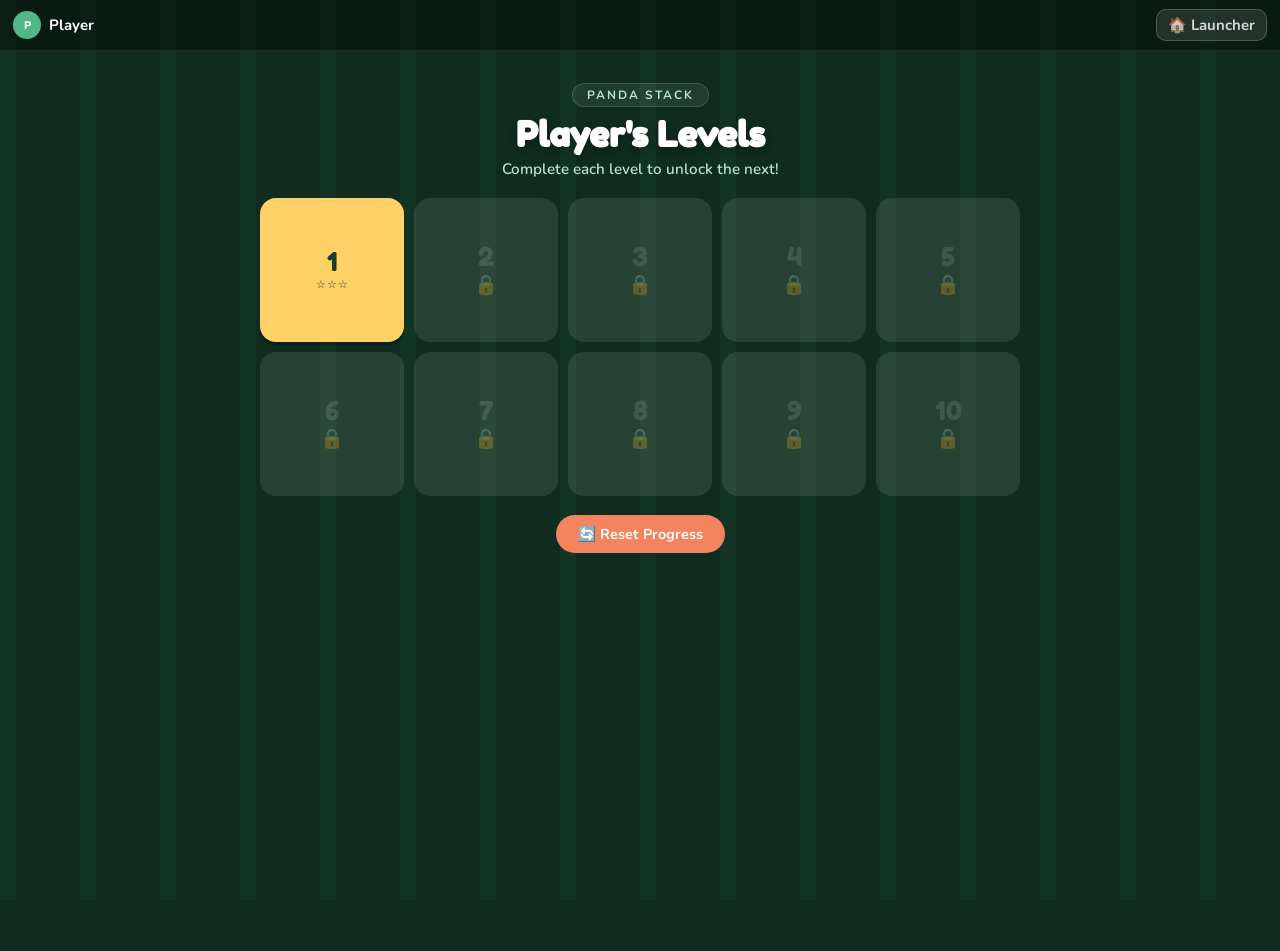
<file: games/stack.html>
<!DOCTYPE html>
<html lang="en">

<head>
  <meta charset="UTF-8">
  <meta name="viewport" content="width=device-width, initial-scale=1.0">
  <title>Birthday Game</title>
  <style>
    @import url('../assets/fonts/fonts.css');

    :root {
      --game-max-width: min(92vw, 760px);
      --green-dark: var(--surface, #111827);
      --green-mid: var(--accent-2, #3b82f6);
      --green-light: var(--muted, #9bb8d4);
      --green-pale: var(--surface-2, #1e2d45);
      --yellow: #ffd166;
      --orange: #f4845f;
      --red: #ef233c;
    }

    * {
      box-sizing: border-box;
      margin: 0;
      padding: 0;
    }

    body {
      font-family: 'Nunito', sans-serif;
      background: var(--bg, #0a0e1a);
      min-height: 100vh;
      overflow-x: hidden;
      color: #222;
    }

    body::before {
      content: '';
      position: fixed;
      top: 0; right: 0; bottom: 0; left: 0;
      background-image:
        var(--stripe-texture);
      pointer-events: none;
      z-index: 0;
    }

    .screen {
      display: none;
      position: relative;
      z-index: 1;
    }

    .screen.active {
      display: flex;
      flex-direction: column;
      align-items: center;
      min-height: 100vh;
    }

    #screen-levels {
      padding: 2rem 1rem;
      gap: 1.2rem;
    }

    .level-header {
      text-align: center;
    }

    .game-name-tag {
      display: inline-block;
      font-size: 0.75rem;
      font-weight: 700;
      text-transform: uppercase;
      letter-spacing: 2px;
      color: var(--green-light);
      background: rgba(255, 255, 255, 0.08);
      border: 1px solid rgba(255, 255, 255, 0.15);
      border-radius: 20px;
      padding: 3px 14px;
      margin-bottom: 6px;
    }

    .level-header h2 {
      font-family: 'Fredoka One', cursive;
      font-size: 2.2rem;
      color: #fff;
      text-shadow: 0 3px 8px rgba(0, 0, 0, 0.3);
    }

    .level-header p {
      color: var(--green-light);
      font-weight: 600;
      font-size: 0.95rem;
      margin-top: 4px;
    }

    .level-grid {
      display: grid;
      grid-template-columns: repeat(5, 1fr);
      gap: 10px;
      width: 100%;
      max-width: var(--game-max-width);
    }

    .level-btn {
      aspect-ratio: 1;
      border-radius: 16px;
      border: none;
      cursor: pointer;
      font-family: 'Fredoka One', cursive;
      font-size: 1.5rem;
      transition: transform .15s, box-shadow .15s;
      display: flex;
      flex-direction: column;
      align-items: center;
      justify-content: center;
      gap: 2px;
      position: relative;
      overflow: hidden;
    }

    .level-btn .lvl-num {
      font-size: 1.6rem;
      line-height: 1;
    }

    .level-btn .lvl-stars {
      font-size: 0.7rem;
      letter-spacing: 1px;
      min-height: 14px;
    }

    .level-btn.unlocked {
      background: var(--yellow);
      color: var(--green-dark);
      box-shadow: 0 4px 0 rgba(0, 0, 0, 0.2);
    }

    .level-btn.unlocked:hover {
      transform: translateY(-3px);
      box-shadow: 0 7px 0 rgba(0, 0, 0, 0.2);
    }

    .level-btn.unlocked:active {
      transform: translateY(1px);
    }

    .level-btn.completed {
      background: var(--green-mid);
      color: #fff;
      box-shadow: 0 4px 0 var(--green-dark);
    }

    .level-btn.completed:hover {
      transform: translateY(-3px);
    }

    .level-btn.locked {
      background: rgba(255, 255, 255, 0.1);
      color: rgba(255, 255, 255, 0.3);
      cursor: not-allowed;
      box-shadow: none;
    }

    .level-btn.locked .lvl-num {
      opacity: 0.4;
    }

    .lock-icon {
      font-size: 1.2rem;
    }

    .level-actions {
      display: flex;
      gap: 10px;
      width: 100%;
      max-width: var(--game-max-width);
      flex-wrap: wrap;
      justify-content: center;
    }

    .btn-sm {
      padding: 9px 22px;
      border-radius: 50px;
      border: none;
      font-family: 'Nunito', sans-serif;
      font-weight: 700;
      font-size: 0.9rem;
      cursor: pointer;
      transition: background .2s;
    }

    .btn-reset {
      background: var(--orange);
      color: #fff;
    }

    .btn-reset:hover {
      background: #e06040;
    }

    #screen-game {
      padding: 0;
      background: var(--bg, #1a2e1c);
      align-items: center;
      justify-content: flex-start;
      min-height: 100vh;
    }

    #game-hud {
      width: 100%;
      max-width: var(--game-max-width);
      display: flex;
      align-items: center;
      justify-content: space-between;
      padding: 10px 16px 10px 90px;
      background: rgba(0, 0, 0, 0.3);
      border-bottom: 2px solid rgba(255, 255, 255, 0.1);
    }

    .hud-item {
      display: flex;
      flex-direction: column;
      align-items: center;
    }

    .hud-label {
      font-size: 0.7rem;
      font-weight: 700;
      color: rgba(255, 255, 255, 0.5);
      text-transform: uppercase;
      letter-spacing: 1px;
    }

    .hud-value {
      font-family: 'Fredoka One', cursive;
      font-size: 1.4rem;
      color: #fff;
    }

    .hud-lives {
      font-size: 1.1rem;
      letter-spacing: 2px;
    }

    #game-canvas {
      display: block;
      max-width: var(--game-max-width);
      width: 100%;
      cursor: pointer;
    }

    #game-msg {
      position: absolute;
      top: 50%;
      left: 50%;
      transform: translate(-50%, -50%);
      font-family: 'Fredoka One', cursive;
      font-size: 2.2rem;
      color: #fff;
      text-shadow: 0 3px 12px rgba(0, 0, 0, 0.5);
      text-align: center;
      pointer-events: none;
      opacity: 0;
      transition: opacity .3s;
    }

    #game-msg.show {
      opacity: 1;
    }

    .overlay {
      display: none;
      position: fixed;
      top: 0; right: 0; bottom: 0; left: 0;
      z-index: 100;
      background: rgba(0, 0, 0, 0.6);
      align-items: center;
      justify-content: center;
      padding: 1rem;
    }

    .overlay.active {
      display: flex;
    }

    .overlay-card {
      background: #fff;
      border-radius: 24px;
      padding: 2rem;
      width: 100%;
      max-width: 420px;
      text-align: center;
      box-shadow: 0 16px 64px rgba(0, 0, 0, 0.35);
      animation: popIn .3s cubic-bezier(.175, .885, .32, 1.275);
    }

    @keyframes popIn {
      from {
        transform: scale(0.7);
        opacity: 0;
      }

      to {
        transform: scale(1);
        opacity: 1;
      }
    }

    .overlay-panda {
      font-size: 3.5rem;
      margin-bottom: 0.5rem;
    }

    .overlay-title {
      font-family: 'Fredoka One', cursive;
      font-size: 2rem;
      color: var(--green-dark);
      margin-bottom: 0.3rem;
    }

    .overlay-sub {
      font-size: 0.95rem;
      color: #666;
      margin-bottom: 1.2rem;
      line-height: 1.5;
    }

    .stars-display {
      font-size: 2rem;
      margin-bottom: 1rem;
      letter-spacing: 4px;
    }

    .overlay-stats {
      display: grid;
      grid-template-columns: 1fr 1fr;
      gap: 8px;
      margin-bottom: 1.4rem;
    }

    .stat-box {
      background: var(--green-pale);
      border-radius: 12px;
      padding: 10px;
    }

    .stat-box .s-label {
      font-size: 0.72rem;
      color: #888;
      font-weight: 700;
      text-transform: uppercase;
      letter-spacing: 0.5px;
    }

    .stat-box .s-val {
      font-family: 'Fredoka One', cursive;
      font-size: 1.4rem;
      color: var(--green-dark);
    }

    .overlay-btns {
      display: flex;
      flex-direction: column;
      gap: 8px;
    }

    .btn-next {
      background: var(--yellow);
      color: var(--green-dark);
      font-family: 'Fredoka One', cursive;
      font-size: 1.2rem;
      padding: 12px;
      border-radius: 14px;
      border: none;
      cursor: pointer;
      transition: background .2s;
    }

    .btn-next:hover {
      background: #f0c030;
    }

    .btn-retry {
      background: var(--green-pale);
      color: var(--green-dark);
      font-family: 'Nunito', sans-serif;
      font-weight: 700;
      font-size: 0.95rem;
      padding: 10px;
      border-radius: 14px;
      border: none;
      cursor: pointer;
      transition: background .2s;
    }

    .btn-retry:hover {
      background: var(--green-light);
    }

    .btn-menu {
      background: #f0f0f0;
      color: #888;
      font-family: 'Nunito', sans-serif;
      font-weight: 700;
      font-size: 0.9rem;
      padding: 9px;
      border-radius: 14px;
      border: none;
      cursor: pointer;
      transition: background .2s;
    }

    .btn-menu:hover {
      background: #e0e0e0;
    }

    .confirm-card {
      background: #fff;
      border-radius: 20px;
      padding: 1.8rem;
      width: 100%;
      max-width: 340px;
      text-align: center;
      box-shadow: 0 16px 48px rgba(0, 0, 0, 0.3);
      animation: popIn .25s ease;
    }

    .confirm-title {
      font-family: 'Fredoka One', cursive;
      font-size: 1.4rem;
      color: var(--text);
      margin-bottom: 0.6rem;
    }

    .confirm-text {
      font-size: 0.9rem;
      color: #666;
      margin-bottom: 1.4rem;
      line-height: 1.5;
    }

    .confirm-btns {
      display: flex;
      gap: 10px;
    }

    .btn-confirm-yes {
      flex: 1;
      padding: 11px;
      background: var(--red);
      color: #fff;
      border: none;
      border-radius: 12px;
      font-family: 'Nunito', sans-serif;
      font-weight: 700;
      cursor: pointer;
      transition: background .2s;
    }

    .btn-confirm-yes:hover {
      background: #d01c30;
    }

    .btn-confirm-no {
      flex: 1;
      padding: 11px;
      background: #f0f0f0;
      color: #666;
      border: none;
      border-radius: 12px;
      font-family: 'Nunito', sans-serif;
      font-weight: 700;
      cursor: pointer;
      transition: background .2s;
    }

    .btn-confirm-no:hover {
      background: #e0e0e0;
    }

    .toast {
      position: fixed;
      bottom: 2rem;
      left: 50%;
      transform: translateX(-50%);
      background: rgba(0, 0, 0, 0.8);
      color: #fff;
      padding: 10px 24px;
      border-radius: 50px;
      font-weight: 700;
      font-size: 0.9rem;
      z-index: 999;
      opacity: 0;
      transition: opacity .3s;
      pointer-events: none;
    }

    .toast.show {
      opacity: 1;
    }

    #launcher-bar {
      display: flex;
      background: rgba(0, 0, 0, 0.4);
      padding: 9px 13px;
      align-items: center;
      justify-content: space-between;
      border-bottom: 1px solid rgba(255, 255, 255, 0.08);
      flex-shrink: 0;
      position: sticky;
      top: 0;
      z-index: 20;
      width: 100%;
    }

    .lb-left {
      display: flex;
      align-items: center;
      gap: 8px;
    }

    .lb-av {
      width: 28px;
      height: 28px;
      border-radius: 50%;
      background: var(--accent-2, #3b82f6);
      display: flex;
      align-items: center;
      justify-content: center;
      font-size: 11px;
      font-weight: 800;
      color: #fff;
      flex-shrink: 0;
    }

    .lb-name {
      font-size: 15px;
      font-weight: 700;
      color: #fff;
    }

    .lb-btn {
      background: rgba(255, 255, 255, 0.1);
      border: 1px solid rgba(255, 255, 255, 0.2);
      color: rgba(255, 255, 255, 0.8);
      font-size: 15px;
      font-weight: 700;
      padding: 5px 11px;
      border-radius: 10px;
      cursor: pointer;
      font-family: 'Nunito', sans-serif;
      white-space: nowrap;
      transition: background .15s;
    }

    .lb-btn:hover {
      background: rgba(255, 255, 255, 0.2);
    }

    #hud-back-btn {
      position: absolute;
      left: 10px;
      top: 50%;
      transform: translateY(-50%);
      background: rgba(255, 255, 255, 0.12);
      border: 1px solid rgba(255, 255, 255, 0.22);
      color: rgba(255, 255, 255, 0.85);
      font-family: 'Nunito', sans-serif;
      font-weight: 700;
      font-size: 0.78rem;
      padding: 5px 10px;
      border-radius: 10px;
      cursor: pointer;
      white-space: nowrap;
      transition: background .15s;
      z-index: 5;
    }

    #hud-back-btn:hover {
      background: rgba(255, 255, 255, 0.22);
    }
  </style>
  <!-- ── THEME SYSTEM ── -->
  <script src="../config/app-config.js"></script>
  <script src="../engine/panda-adventure.js"></script>
  <script src="../engine/theme-manager.js"></script>
  <script>
    (function () {
      var cfg = window.APP_CONFIG || null;
      if (window.PandaAdventure && window.PandaAdventure.Theme) {
        window.__activeTheme = window.PandaAdventure.Theme.applyFromConfig(cfg);
      }
    })();
  </script>
  <script>
  /* ── THEME SHORTCUTS ── all game scripts below use these globals:
     window.__T  = activeTheme object
     window.__TI = icons   { player, collect, enemy, life, hole }
     window.__TC = canvas  { bgFill, collectFill, enemyFill, ... }
     window.__TS = strings { retryBtn, winBtn, resultsBtn, clueTemplate, ... }
  */
  (function(){
    var t = window.__activeTheme || {};
    window.__T  = t;
    window.__TI = t.icons   || {};
    window.__TC = t.canvas  || {};
    window.__TS = t.strings || {};
  })();
  </script>
</head>

<body>
  <div id="launcher-bar">
    <div class="lb-left">
      <div class="lb-av" id="lb-av">?</div>
      <div class="lb-name" id="lb-name"></div>
    </div>
    <button class="lb-btn" onclick="safeGoToLauncher()">🏠 Launcher</button>
  </div>

  <div id="screen-levels" class="screen active">
    <div class="level-header">
      <div class="game-name-tag" id="level-game-tag">Loading...</div>
      <h2 id="levels-greeting">Choose a Level</h2>
      <p id="levels-sub">Complete each level to unlock the next!</p>
    </div>

    <div class="level-grid" id="level-grid"></div>

    <div class="level-actions">
      <button class="btn-sm btn-reset" onclick="confirmReset()">🔄 Reset Progress</button>
    </div>
  </div>

  <div id="screen-game" class="screen">
    <div id="game-hud" style="position:relative;">
      <button id="hud-back-btn" onclick="confirmQuitToLevels()">← Levels</button>
      <div class="hud-item">
        <span class="hud-label">Stacked</span>
        <span class="hud-value" id="hud-score">0</span>
      </div>
      <div class="hud-item">
        <span class="hud-label">Target</span>
        <span class="hud-value" id="hud-target">10</span>
      </div>
      <div class="hud-item">
        <span class="hud-label">Level</span>
        <span class="hud-value" id="hud-level">1</span>
      </div>
      <div class="hud-item">
        <span class="hud-label">Lives</span>
        <span class="hud-value hud-lives" id="hud-lives">❤️❤️❤️</span>
      </div>
      <div class="hud-item">
        <span class="hud-label">Time</span>
        <span class="hud-value" id="hud-time">60</span>
      </div>
    </div>
    <div style="position:relative;width:100%;max-width:var(--game-max-width);">
      <canvas id="game-canvas"></canvas>
      <div id="game-msg"></div>
    </div>
  </div>

  <div id="overlay-levelcomplete" class="overlay">
    <div class="overlay-card">
      <div class="overlay-panda" id="ov-panda">🎮</div>
      <div class="overlay-title" id="ov-title">Level Complete!</div>
      <div class="stars-display" id="ov-stars">⭐⭐⭐</div>
      <div class="overlay-sub" id="ov-sub">Amazing stacking!</div>
      <div class="overlay-stats">
        <div class="stat-box">
          <div class="s-label">Stacked</div>
          <div class="s-val" id="ov-score">0</div>
        </div>
        <div class="stat-box">
          <div class="s-label">Best</div>
          <div class="s-val" id="ov-best">0</div>
        </div>
      </div>
      <div class="overlay-btns">
        <button class="btn-next" id="ov-btn-next" onclick="nextLevel()">Next Level →</button>
        <button class="btn-retry" onclick="retryLevel()">Play Again</button>
        <button class="btn-menu" onclick="closeOverlays();showScreen('screen-levels')">📋 Level Select</button>
        <button class="btn-menu" onclick="closeOverlays();goToLauncher()">🏠 Back to Launcher</button>
      </div>
    </div>
  </div>

  <div id="overlay-gameover" class="overlay">
    <div class="overlay-card">
      <div class="overlay-panda">😵</div>
      <div class="overlay-title">Tower toppled!</div>
      <div class="overlay-sub" id="go-sub">Try again!</div>
      <div class="overlay-stats">
        <div class="stat-box">
          <div class="s-label">Stacked</div>
          <div class="s-val" id="go-score">0</div>
        </div>
        <div class="stat-box">
          <div class="s-label">Target</div>
          <div class="s-val" id="go-target">10</div>
        </div>
      </div>
      <div class="overlay-btns">
        <button class="btn-next" onclick="retryLevel()">Retry! 🔄</button>
        <button class="btn-menu" onclick="closeOverlays();showScreen('screen-levels')">📋 Level Select</button>
        <button class="btn-menu" onclick="closeOverlays();goToLauncher()">🏠 Back to Launcher</button>
      </div>
    </div>
  </div>

  <div id="overlay-confirm" class="overlay">
    <div class="confirm-card">
      <div class="confirm-title" id="confirm-title">Are you sure?</div>
      <div class="confirm-text" id="confirm-text">This cannot be undone.</div>
      <div class="confirm-btns">
        <button class="btn-confirm-no" onclick="closeConfirm()">Cancel</button>
        <button class="btn-confirm-yes" id="confirm-yes-btn">Yes, do it</button>
      </div>
    </div>
  </div>

  <div id="overlay-birthday" class="overlay">
    <div class="overlay-card">
      <div id="bday-emoji" style="font-size:4rem;margin-bottom:.5rem;display:block;animation: popIn .3s;">🎁</div>
      <div style="font-family:'Fredoka One',cursive;font-size:1.6rem;color:var(--accent-2, #3b82f6);margin-bottom:.5rem;">Level 10
        Complete! 🎉</div>
      <div id="bday-msg" style="font-size:.95rem;color:var(--muted);line-height:1.5;margin-bottom:1rem;"></div>
      <div id="bday-clue-box"
        id="bday-clue-box" style="background:var(--surface-2);border-radius:14px;padding:1rem 1.2rem;margin-bottom:1.2rem;text-align:left;border:2px solid var(--accent-2);">
        <div
          style="font-size:.72rem;font-weight:700;color:var(--accent-2, #3b82f6);text-transform:uppercase;letter-spacing:1px;margin-bottom:6px;">
          🗺️ Your Gift Clue</div>
        <div id="bday-clue-text" style="font-size:.95rem;color:var(--text, #e8f4ff);font-weight:600;line-height:1.5;"></div>
      </div>
      <button id="bday-done-btn" class="btn-next">Mission Report! 🤖</button>
    </div>
  </div>

  <div id="toast" class="toast"></div>

  <script>
    const STORAGE_KEY = 'pandastack_v1';
    const keys = {};

    const _tst = window.__activeTheme || {};
    const _tcs = _tst.canvas || {};
    const _tis = _tst.icons || {};
    const LEVEL_CONFIG = (_tst.stackLevels || [
      { num:1,target:8,time:70,speed:1.6 },{ num:2,target:10,time:70,speed:1.85 },
      { num:3,target:12,time:70,speed:2.1 },{ num:4,target:14,time:68,speed:2.35 },
      { num:5,target:17,time:68,speed:2.6 },{ num:6,target:20,time:66,speed:2.9 },
      { num:7,target:23,time:64,speed:3.2 },{ num:8,target:26,time:62,speed:3.55 },
      { num:9,target:29,time:60,speed:3.9 },{ num:10,target:33,time:58,speed:4.3 }
    ]);

    function loadData() {
      try { return JSON.parse(localStorage.getItem(STORAGE_KEY)) || { players: [], highScores: [] }; }
      catch (e) { return { players: [], highScores: [] }; }
    }
    function saveData(d) { localStorage.setItem(STORAGE_KEY, JSON.stringify(d)); }

    let appData = loadData();
    let currentPlayer = null;
    let currentLevel = 1;

    function showScreen(id) {
      document.querySelectorAll('.screen').forEach(s => s.classList.remove('active'));
      document.getElementById(id).classList.add('active');
      if (id === 'screen-levels') renderLevels();
    }

    function renderLevels() {
      if (!currentPlayer) {
        document.getElementById('levels-greeting').textContent = "Select a player first";
        return;
      }
      document.getElementById('levels-greeting').textContent = currentPlayer.name + "'s Levels";
      const gt = document.getElementById('level-game-tag');
      if (gt && gameName) gt.textContent = gameName.replace(/[\u{1F000}-\u{1FFFF}\u{2600}-\u{27FF}]/gu, '').trim();
      const maxLevel = currentPlayer.maxLevel || 1;
      const grid = document.getElementById('level-grid');
      grid.innerHTML = '';
      LEVEL_CONFIG.forEach(cfg => {
        const btn = document.createElement('button');
        const stars = currentPlayer.levelStars[cfg.num] || 0;
        const isCompleted = cfg.num < maxLevel || stars > 0;
        const isUnlocked = cfg.num <= maxLevel;
        btn.className = 'level-btn ' + (isCompleted ? 'completed' : isUnlocked ? 'unlocked' : 'locked');
        if (isUnlocked) {
          const starStr = stars > 0 ? '★'.repeat(stars) + '☆'.repeat(3 - stars) : '☆☆☆';
          btn.innerHTML = `<span class="lvl-num">${cfg.num}</span><span class="lvl-stars">${starStr}</span>`;
          btn.onclick = () => startLevel(cfg.num);
        } else {
          btn.innerHTML = `<span class="lvl-num">${cfg.num}</span><span class="lock-icon">🔒</span>`;
        }
        grid.appendChild(btn);
      });
    }

    function confirmReset() {
      if (!currentPlayer) return;
      openConfirm(
        'Reset ' + currentPlayer.name + '?',
        'All levels will be locked (except Level 1) and progress will be cleared. High scores are kept.',
        () => {
          currentPlayer.maxLevel = 1;
          currentPlayer.levelStars = {};
          currentPlayer.levelBest = {};
          const idx = appData.players.findIndex(p => p.name === currentPlayer.name);
          if (idx >= 0) appData.players[idx] = currentPlayer;
          saveData(appData);
          renderLevels();
          showToast('Progress reset! Starting fresh 🌱');
        }
      );
    }

    const canvas = document.getElementById('game-canvas');
    const ctx = canvas.getContext('2d');
    let W, H;
    let running = false, raf, countdownTimer;
    let gameScore = 0, gameLives = 3, gameTime = 60;
    let levelCfg;
    let baseY, blockHeight;
    let stack = [];
    let movingBlock;
    let dropInProgress = false;
    let hitFlash = 0;
    const BLOCK_COLORS = ['#f5f5f5', '#212121', '#f5f5f5', '#212121', '#ffd166'];

    function colorForIndex(i) {
      return BLOCK_COLORS[i % BLOCK_COLORS.length];
    }

    function isDarkColor(hex) {
      const clean = (hex || '').replace('#', '');
      if (clean.length !== 6) return false;
      const n = parseInt(clean, 16);
      if (Number.isNaN(n)) return false;
      const r = (n >> 16) & 255;
      const g = (n >> 8) & 255;
      const b = n & 255;
      const luma = (0.2126 * r + 0.7152 * g + 0.0722 * b) / 255;
      return luma < 0.45;
    }

    function resizeCanvas() {
      const maxW = Math.min(520, window.innerWidth);
      canvas.width = maxW;
      canvas.height = Math.round(maxW * 0.75);
      W = canvas.width;
      H = canvas.height;
      baseY = H - 28;
      blockHeight = Math.max(16, Math.round(H * 0.05));
    }

    function startLevel(num) {
      currentLevel = num;
      levelCfg = LEVEL_CONFIG[num - 1];
      resizeCanvas();
      gameScore = 0;
      gameLives = 3;
      gameTime = levelCfg.time;
      stack = [];
      hitFlash = 0;
      const starterW = Math.min(200, W * 0.45);
      stack.push({ x: (W - starterW) / 2, y: baseY - blockHeight, w: starterW, color: colorForIndex(0) });
      spawnMovingBlock();
      updateHUD();
      showScreen('screen-game');
      running = true;
      clearInterval(countdownTimer);
      if (raf) cancelAnimationFrame(raf);
      countdownTimer = setInterval(() => {
        if (!running) return;
        gameTime--;
        document.getElementById('hud-time').textContent = gameTime;
        if (gameTime <= 0) endLevel();
      }, 1000);
      gameLoop();
    }

    function spawnMovingBlock() {
      const top = stack[stack.length - 1];
      const y = top.y - blockHeight;
      const dir = Math.random() < 0.5 ? 1 : -1;
      movingBlock = {
        x: dir > 0 ? 0 : W - top.w,
        y,
        w: top.w,
        h: blockHeight,
        vx: levelCfg.speed * dir,
        color: colorForIndex(gameScore + 1)
      };
      dropInProgress = false;
    }

    function updateHUD() {
      document.getElementById('hud-score').textContent = gameScore;
      document.getElementById('hud-target').textContent = levelCfg.target;
      document.getElementById('hud-level').textContent = currentLevel;
      document.getElementById('hud-lives').textContent = (window.__TI&&window.__TI.life||'❤️').repeat(Math.max(0, gameLives));
      document.getElementById('hud-time').textContent = gameTime;
    }

    function dropBlock() {
      if (!running || dropInProgress || !movingBlock) return;
      dropInProgress = true;
      const top = stack[stack.length - 1];
      const overlapLeft = Math.max(movingBlock.x, top.x);
      const overlapRight = Math.min(movingBlock.x + movingBlock.w, top.x + top.w);
      const overlap = overlapRight - overlapLeft;

      if (overlap <= 0) {
        gameLives--;
        showToast('Oops! No overlap!');
        if (gameLives <= 0) {
          updateHUD();
          endLevel(false);
          return;
        }
        updateHUD();
        spawnMovingBlock();
        return;
      }

      gameScore++;
      const perfect = Math.abs(movingBlock.x - top.x) < 3;
      const newW = Math.max(40, overlap);
      stack.push({
        x: overlapLeft,
        y: top.y - blockHeight,
        w: newW,
        color: perfect ? '#FFD166' : colorForIndex(gameScore + 1)
      });
      hitFlash = perfect ? 12 : 6;
      updateHUD();

      if (gameScore >= levelCfg.target) {
        endLevel(true);
        return;
      }

      // Scroll stack down smoothly when it gets near the top
      if (stack[stack.length - 1].y < H * 0.15) {
        const shift = blockHeight * 2;
        for (let i = 0; i < stack.length; i++) stack[i].y += shift;
        if (movingBlock) movingBlock.y += shift;
      }
      spawnMovingBlock();
    }

    function drawBackground() {
      ctx.fillStyle = (window.__activeTheme&&window.__activeTheme.canvas&&window.__activeTheme.canvas.bgFill)||'#0d1b35';
      ctx.fillRect(0, 0, W, H);
      ctx.fillStyle = 'rgba(46,125,50,0.08)';
      for (let i = 0; i < 8; i++) ctx.fillRect(i * (W / 7), 0, 14, H);
      ctx.fillStyle = (window.__activeTheme&&window.__activeTheme.canvas&&window.__activeTheme.canvas.bgGround)||'#1a2d4a';
      ctx.fillRect(0, H - 24, W, 24);
    }

    function drawRobotPilot() {
      const TI = window.__TI || {};
      if (TI.player && window.__activeTheme.activeTheme !== 'transformer') {
        ctx.save();
        ctx.translate(W * 0.13, H - 42);
        ctx.font = "32px serif"; ctx.textAlign = "center"; ctx.textBaseline = "middle";
        ctx.fillText(TI.player, 0, 0);
        ctx.restore();
        return;
      }
      ctx.save();
      ctx.translate(W * 0.13, H - 42);
      ctx.fillStyle = '#fff';
      ctx.beginPath(); ctx.arc(0, 0, 18, 0, Math.PI * 2); ctx.fill();
      ctx.fillStyle = '#222';
      ctx.beginPath(); ctx.arc(-8, -9, 6, 0, Math.PI * 2); ctx.fill();
      ctx.beginPath(); ctx.arc(8, -9, 6, 0, Math.PI * 2); ctx.fill();
      ctx.beginPath(); ctx.arc(-6, -3, 3, 0, Math.PI * 2); ctx.fill();
      ctx.beginPath(); ctx.arc(6, -3, 3, 0, Math.PI * 2); ctx.fill();
      ctx.fillStyle = '#FFD166';
      ctx.fillRect(22, -6, 22, 10);
      ctx.restore();
    }

    function drawBlock(b) {
      const dark = isDarkColor(b.color);
      ctx.fillStyle = b.color;
      ctx.beginPath();
      ctx.roundRect(b.x, b.y, b.w, blockHeight, 4);
      ctx.fill();
      ctx.fillStyle = dark ? 'rgba(255,255,255,0.2)' : 'rgba(0,0,0,0.12)';
      ctx.fillRect(b.x, b.y + blockHeight - 4, b.w, 4);
      ctx.strokeStyle = dark ? 'rgba(255,255,255,0.72)' : 'rgba(255,255,255,0.35)';
      ctx.strokeRect(b.x + 1, b.y + 1, b.w - 2, blockHeight - 2);

      if (b.w > 52) {
        const TI = window.__TI || {};
        const faceX = b.x + b.w / 2;
        const faceY = b.y + blockHeight / 2;

        if (TI.player && window.__activeTheme.activeTheme !== 'transformer') {
             ctx.save();
             ctx.font = "14px serif"; ctx.textAlign = "center"; ctx.textBaseline = "middle";
             ctx.fillText(TI.player, faceX, faceY);
             ctx.restore();
             return;
        }

        const mark = dark ? 'rgba(255,255,255,0.9)' : 'rgba(0,0,0,0.82)';
        ctx.fillStyle = mark;
        // Ears
        ctx.beginPath(); ctx.arc(faceX - Math.min(16, b.w * 0.2), faceY - 5, 3.2, 0, Math.PI * 2); ctx.fill();
        ctx.beginPath(); ctx.arc(faceX + Math.min(16, b.w * 0.2), faceY - 5, 3.2, 0, Math.PI * 2); ctx.fill();
        // Eyes
        ctx.beginPath(); ctx.arc(faceX - 7, faceY - 1, 2.2, 0, Math.PI * 2); ctx.fill();
        ctx.beginPath(); ctx.arc(faceX + 7, faceY - 1, 2.2, 0, Math.PI * 2); ctx.fill();
        // Nose
        ctx.beginPath(); ctx.arc(faceX, faceY + 3, 1.8, 0, Math.PI * 2); ctx.fill();
      }
    }

    function gameLoop() {
      if (!running) return;
      drawBackground();
      drawRobotPilot();

      if (movingBlock && !dropInProgress) {
        movingBlock.x += movingBlock.vx;
        if (movingBlock.x <= 0) { movingBlock.x = 0; movingBlock.vx *= -1; }
        if (movingBlock.x + movingBlock.w >= W) { movingBlock.x = W - movingBlock.w; movingBlock.vx *= -1; }
      }

      stack.forEach(drawBlock);
      if (movingBlock) drawBlock(movingBlock);

      if (hitFlash > 0) {
        ctx.fillStyle = `rgba(255,209,102,${hitFlash / 18})`;
        ctx.fillRect(0, 0, W, H);
        hitFlash--;
      }

      ctx.fillStyle = 'rgba(0,0,0,.35)';
      ctx.font = '700 14px Nunito';
      ctx.textAlign = 'right';
      ctx.fillText('Tap / Space to drop', W - 12, 20);

      raf = requestAnimationFrame(gameLoop);
    }

    function endLevel(forceSuccess) {
      running = false;
      clearInterval(countdownTimer);
      if (raf) cancelAnimationFrame(raf);
      const success = forceSuccess || gameScore >= levelCfg.target;

      if (success) {
        const ratio = gameScore / levelCfg.target;
        const stars = ratio >= 1.3 ? 3 : ratio >= 1.1 ? 2 : 1;
        const prev = currentPlayer.levelStars[currentLevel] || 0;
        if (stars > prev) currentPlayer.levelStars[currentLevel] = stars;
        const prevBest = currentPlayer.levelBest[currentLevel] || 0;
        if (gameScore > prevBest) currentPlayer.levelBest[currentLevel] = gameScore;
        if (currentLevel >= (currentPlayer.maxLevel || 1)) currentPlayer.maxLevel = Math.min(10, currentLevel + 1);
        savePlayerProgress();
        addHighScore(gameScore);
        showLevelComplete(stars);
      } else {
        document.getElementById('go-score').textContent = gameScore;
        document.getElementById('go-target').textContent = levelCfg.target;
        document.getElementById('go-sub').textContent = 'You needed ' + levelCfg.target + ' blocks. You stacked ' + gameScore + '!';
        document.getElementById('overlay-gameover').classList.add('active');
      }
    }

    function showLevelComplete(stars) {
      writeLauncherProgress(stars);
      if (currentLevel === 10 && (birthdayMsg || giftClue)) {
        showBirthdayCelebration(stars, () => showLevelCompleteOverlay(stars));
        return;
      }
      showLevelCompleteOverlay(stars);
    }

    function showLevelCompleteOverlay(stars) {
      const msgs = ['', 'Good building! 🧱', 'Expert level stacking! 🏆', 'Unstoppable skills! ⭐'];
      if (window.__activeTheme.activeTheme === 'transformer') {
         msgs[1] = 'Keep building, Autobot! ⚙️';
         msgs[2] = 'Constructicon-worthy skills! 🤖';
         msgs[3] = 'Unstoppable like Omega Supreme! 🏆';
      } else if (window.__activeTheme.activeTheme === 'panda') {
         msgs[1] = 'Great job, little panda! 🎋';
         msgs[2] = 'Bamboo-tastic stacking! 🐼';
         msgs[3] = 'Panda King of the Tower! 🏆';
      }
      const isLast = currentLevel === 10;
      document.getElementById('ov-panda').textContent = stars === 3 ? '🏆' : ((window.__TI && window.__TI.player) || '🤖');
      document.getElementById('ov-title').textContent = isLast ? (window.__TS.completionPrefix || 'ALL Missions Complete! ⚡') : ('Level ' + currentLevel + ' complete!');
      document.getElementById('ov-stars').textContent = '★'.repeat(stars) + '☆'.repeat(3 - stars);
      document.getElementById('ov-sub').textContent = msgs[stars] || 'Great job!';
      document.getElementById('ov-score').textContent = gameScore;
      document.getElementById('ov-best').textContent = currentPlayer.levelBest[currentLevel] || gameScore;
      const nextBtn = document.getElementById('ov-btn-next');
      if (isLast) {
        nextBtn.textContent = '🏠 Back to Launcher';
        nextBtn.onclick = () => { closeOverlays(); goToLauncher(); };
      } else {
        nextBtn.textContent = 'Next Level →';
        nextBtn.onclick = nextLevel;
      }
      document.getElementById('overlay-levelcomplete').classList.add('active');
    }

    function savePlayerProgress() {
      const idx = appData.players.findIndex(p => p.name === currentPlayer.name);
      if (idx >= 0) appData.players[idx] = currentPlayer;
      saveData(appData);
    }

    function addHighScore(score) {
      appData.highScores.push({ name: currentPlayer.name, score, level: currentLevel, date: Date.now() });
      appData.highScores.sort((a, b) => b.score - a.score);
      if (appData.highScores.length > 50) appData.highScores = appData.highScores.slice(0, 50);
      saveData(appData);
    }

    function nextLevel() {
      closeOverlays();
      if (currentLevel < 10) startLevel(currentLevel + 1);
      else showScreen('screen-levels');
    }

    function retryLevel() { closeOverlays(); startLevel(currentLevel); }

    function closeOverlays() {
      document.querySelectorAll('.overlay').forEach(o => o.classList.remove('active'));
    }

    function openConfirm(title, text, cb) {
      document.getElementById('confirm-title').textContent = title;
      document.getElementById('confirm-text').textContent = text;
      document.getElementById('overlay-confirm').classList.add('active');
      document.getElementById('confirm-yes-btn').onclick = () => { closeConfirm(); cb(); };
    }
    function closeConfirm() { document.getElementById('overlay-confirm').classList.remove('active'); }

    let toastTimer;
    function showToast(msg) {
      const t = document.getElementById('toast');
      t.textContent = msg;
      t.classList.add('show');
      clearTimeout(toastTimer);
      toastTimer = setTimeout(() => t.classList.remove('show'), 2500);
    }

    function confirmQuitToLevels() {
      if (!running || confirm('Back to level select? Current level progress will be lost.')) {
        running = false;
        clearInterval(countdownTimer);
        if (raf) cancelAnimationFrame(raf);
        closeOverlays();
        showScreen('screen-levels');
      }
    }

    document.addEventListener('keydown', e => {
      keys[e.key] = true;
      if (e.code === 'Space') {
        e.preventDefault();
        dropBlock();
      }
    });
    document.addEventListener('keyup', e => { keys[e.key] = false; });
    canvas.addEventListener('click', dropBlock);
    canvas.addEventListener('touchstart', e => { e.preventDefault(); dropBlock(); }, { passive: false });
    window.addEventListener('resize', () => { if (running) resizeCanvas(); });

    const _lp = new URLSearchParams(window.location.search);
    const launcherPlayer = _lp.get('player');
    const launcherDay = _lp.get('day');
    const birthdayMsg = _lp.get('birthdayMsg');
    const giftClue = _lp.get('giftClue');
    const clueEmoji = _lp.get('clueEmoji') || '🎁';
    const gameName = _lp.get('gameName') || document.title.replace(/[\u{1F000}-\u{1FFFF}\u{2600}-\u{27FF}\u{FE00}-\u{FEFF}]/gu, '').trim();

    function goToLauncher() { window.top.location.href = '../launcher/index.html'; }

    function safeGoToLauncher() {
      if (running) {
        if (!confirm('Go back to Launcher? Your current level progress will be lost.')) return;
        running = false;
        clearInterval(countdownTimer);
        if (raf) cancelAnimationFrame(raf);
      }
      goToLauncher();
    }

    function initShell() {
      const playerName = launcherPlayer || (currentPlayer ? currentPlayer.name : 'Player');
      const av = document.getElementById('lb-av');
      const nm = document.getElementById('lb-name');
      if (av) av.textContent = playerName[0].toUpperCase();
      if (nm) nm.textContent = playerName;
    }

    function writeLauncherProgress(starsEarned) {
      if (!launcherPlayer || !launcherDay) return;
      try {
        const key = 'pandabday_launcher';
        const store = JSON.parse(localStorage.getItem(key) || '{"players":[]}');
        let player = store.players.find(p => p.name === launcherPlayer);
        if (!player) { player = { name: launcherPlayer, daysPlayed: {}, stars: {} }; store.players.push(player); }
        if (!player.daysPlayed) player.daysPlayed = {};
        if (!player.stars) player.stars = {};
        player.daysPlayed[launcherDay] = true;
        player.stars[launcherDay] = starsEarned;
        localStorage.setItem(key, JSON.stringify(store));
      } catch (e) { }
    }

    function showBirthdayCelebration(starsEarned, onDone) {
      if (!birthdayMsg && !giftClue) { onDone(); return; }
      const ov = document.getElementById('overlay-birthday');
      document.getElementById('bday-emoji').textContent = clueEmoji;
      document.getElementById('bday-msg').textContent = birthdayMsg || 'Amazing job!!';
      document.getElementById('bday-clue-text').textContent = giftClue || '';
      document.getElementById('bday-clue-box').style.display = giftClue ? 'block' : 'none';
      ov.classList.add('active');
      document.getElementById('bday-done-btn').onclick = () => { ov.classList.remove('active'); onDone(); };
    }

    if (launcherPlayer) {
      const existing = appData.players.find(p => p.name === launcherPlayer);
      if (!existing) {
        appData.players.push({ name: launcherPlayer, maxLevel: 1, levelStars: {}, levelBest: {} });
        saveData(appData);
      }
      currentPlayer = appData.players.find(p => p.name === launcherPlayer);
    }
    // Always ensure a player exists so levels render
    if (!currentPlayer && appData.players.length > 0) {
      currentPlayer = appData.players[0];
    }
    if (!currentPlayer) {
      const guestName = launcherPlayer || 'Player';
      currentPlayer = { name: guestName, maxLevel: 1, levelStars: {}, levelBest: {} };
      appData.players.push(currentPlayer);
      saveData(appData);
    }
    initShell();
    renderLevels();
  </script>

  <script>
  /* ── THEME SYNC: runs after DOM is ready ─────────────────────────────────── */
  (function() {
    var t   = window.__T  || window.__activeTheme || {};
    var TI  = window.__TI || t.icons   || {};
    var TS  = window.__TS || t.strings || {};
    var Th  = window.PandaAdventure && window.PandaAdventure.Theme;
    var mascot = t.mascot || '🎮';

    /* game name badge + page title */
    var params = new URLSearchParams(window.location.search);
    var dayId  = params.get('dayId');
    if (!dayId && window.APP_CONFIG && window.APP_CONFIG.days) {
      var path = window.location.pathname;
      for (var i=0; i<window.APP_CONFIG.days.length; i++) {
        if (path.indexOf(window.APP_CONFIG.days[i].file.replace('../games/','')) !== -1) {
          dayId = window.APP_CONFIG.days[i].id; break;
        }
      }
    }
    const gameTitle = (dayId && Th) ? Th.getGameTitle(t, dayId, document.title) : (t.name || document.title);
    document.title = gameTitle;
    const tag = document.getElementById('level-game-tag') || document.querySelector('.game-name-tag');
    if (tag) tag.textContent = gameTitle;

    /* mascot / win overlay */
    ['ov-panda','win-panda','ov-emoji','level-mascot'].forEach(function(id){
      var el = document.getElementById(id);
      if (el) el.textContent = mascot;
    });

    window.writeLauncherProgress = function(starsEarned) {
      if (!launcherPlayer || !launcherDay) return;
      try {
        const key = 'birthday_adventure_players_v1';
        const players = JSON.parse(localStorage.getItem(key) || '[]');
        let player = players.find(p => p.name === launcherPlayer);
        if (!player) {
          player = { name: launcherPlayer, stars: 0, streak: 0 };
          players.push(player);
        }
        localStorage.setItem(key, JSON.stringify(players));
      } catch (e) { }
    };

    /* lives HUD */
    var livesEl = document.getElementById('hud-lives') || document.getElementById('lives');
    if (livesEl) livesEl.textContent = (TI.life||'❤️').repeat(
      parseInt(livesEl.dataset.lives || livesEl.textContent.replace(/[^❤️⚡🔥❄️]/g,'').length || '3', 10) || 3
    );

    /* retry / next / results buttons via data-btn attribute */
    document.querySelectorAll('[data-btn="retry"]').forEach(function(el){
      el.textContent = TS.retryBtn || 'Retry! 🔄';
    });
    document.querySelectorAll('[data-btn="next"]').forEach(function(el){
      el.textContent = TS.winBtn || 'Next →';
    });
    document.querySelectorAll('[data-btn="results"]').forEach(function(el){
      el.textContent = TS.resultsBtn || 'See results';
    });

    /* dressup tap: hole cells default state */
    document.querySelectorAll('.hole:not(.active)').forEach(function(el){
      el.textContent = TI.hole || '⚙️';
    });

    /* clue-box: style with theme accent colors */
    var clueBox = document.getElementById('bday-clue-box');
    if (clueBox) {
      clueBox.style.background = 'var(--surface-2)';
      clueBox.style.borderColor = 'var(--accent-2)';
    }
    var bdayMsg = document.getElementById('bday-msg');
    if (bdayMsg) bdayMsg.style.color = 'var(--muted)';

    /* completion prefix from theme strings */
    var winPrefix = document.getElementById('win-prefix');
    if (winPrefix) winPrefix.textContent = TS.completionPrefix || '';
  })();
  </script>

</body>

</html>
</file>
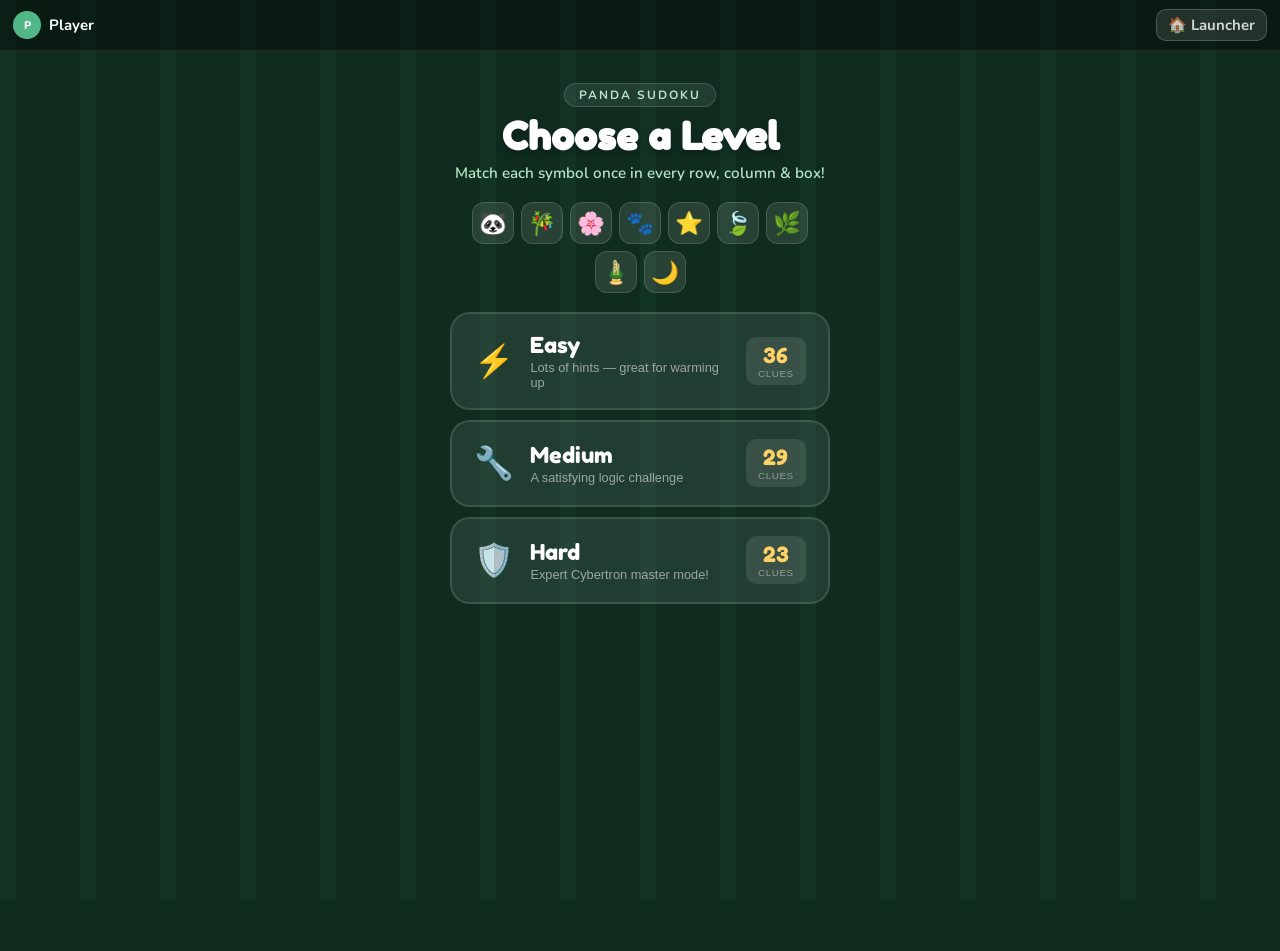
<file: games/sudoku.html>
<!DOCTYPE html>
<html lang="en">
<head>
  <meta charset="UTF-8">
  <meta name="viewport" content="width=device-width, initial-scale=1.0">
  <title>Birthday Game</title>
  <style>
    @import url('../assets/fonts/fonts.css');

    :root {
      --game-max-width: min(92vw, 560px);
      --green-dark: var(--surface, #111827);
      --green-mid: var(--accent-2, #3b82f6);
      --green-light: var(--muted, #9bb8d4);
      --green-pale: var(--surface-2, #1e2d45);
      --yellow: #ffd166;
      --orange: #f4845f;
      --red: #ef233c;
    }

    * { box-sizing: border-box; margin: 0; padding: 0; }

    body {
      font-family: 'Nunito', sans-serif;
      background: var(--bg, #0a0e1a);
      min-height: 100vh;
      overflow-x: hidden;
      color: #222;
    }

    body::before {
      content: '';
      position: fixed;
      top: 0; right: 0; bottom: 0; left: 0;
      background-image: var(--stripe-texture);
      pointer-events: none;
      z-index: 0;
    }

    /* ── SCREENS ── */
    .screen { display: none; position: relative; z-index: 1; }
    .screen.active {
      display: flex; flex-direction: column;
      align-items: center; min-height: 100vh;
    }

    /* ── LAUNCHER BAR ── */
    #launcher-bar {
      display: flex; background: rgba(0,0,0,0.4);
      padding: 9px 13px; align-items: center;
      justify-content: space-between;
      border-bottom: 1px solid rgba(255,255,255,0.08);
      flex-shrink: 0; position: sticky; top: 0; z-index: 20; width: 100%;
    }
    .lb-left { display: flex; align-items: center; gap: 8px; }
    .lb-av {
      width: 28px; height: 28px; border-radius: 50%;
      background: var(--accent-2, #3b82f6); display: flex; align-items: center;
      justify-content: center; font-size: 11px; font-weight: 800;
      color: #fff; flex-shrink: 0;
    }
    .lb-name { font-size: 15px; font-weight: 700; color: #fff; }
    .lb-btn {
      background: rgba(255,255,255,0.1); border: 1px solid rgba(255,255,255,0.2);
      color: rgba(255,255,255,0.8); font-size: 15px; font-weight: 700;
      padding: 5px 11px; border-radius: 10px; cursor: pointer;
      font-family: 'Nunito', sans-serif; white-space: nowrap; transition: background .15s;
    }
    .lb-btn:hover { background: rgba(255,255,255,0.2); }

    /* ── DIFFICULTY SELECT ── */
    #screen-difficulty { padding: 2rem 1rem; gap: 1.2rem; }

    .diff-header { text-align: center; }
    .game-name-tag {
      display: inline-block; font-size: 0.75rem; font-weight: 700;
      text-transform: uppercase; letter-spacing: 2px; color: var(--green-light);
      background: rgba(255,255,255,0.08); border: 1px solid rgba(255,255,255,0.15);
      border-radius: 20px; padding: 3px 14px; margin-bottom: 6px;
    }
    .diff-header h2 {
      font-family: 'Fredoka One', cursive; font-size: 2.4rem;
      color: #fff; text-shadow: 0 3px 8px rgba(0,0,0,0.3);
    }
    .diff-header p { color: var(--green-light); font-weight: 600; font-size: 0.95rem; margin-top: 4px; }

    .symbol-showcase {
      display: flex; gap: 7px; justify-content: center;
      flex-wrap: wrap; max-width: 380px;
    }
    .sym-chip {
      background: rgba(255,255,255,0.1); border-radius: 12px;
      width: 42px; height: 42px; display: flex; align-items: center;
      justify-content: center; font-size: 1.4rem;
      border: 1px solid rgba(255,255,255,0.15);
      transition: transform .2s;
      animation: float ease-in-out infinite;
    }
    .sym-chip:nth-child(odd) { animation-duration: 2.8s; }
    .sym-chip:nth-child(even) { animation-duration: 3.2s; animation-delay: .4s; }
    @keyframes float {
      0%, 100% { transform: translateY(0); }
      50% { transform: translateY(-4px); }
    }

    .diff-cards { display: flex; flex-direction: column; gap: 10px; width: 100%; max-width: 380px; }
    .diff-card {
      background: rgba(255,255,255,0.08); border: 2px solid rgba(255,255,255,0.12);
      border-radius: 20px; padding: 1.1rem 1.4rem;
      display: flex; align-items: center; gap: 1rem;
      cursor: pointer; transition: all .2s; width: 100%;
    }
    .diff-card:hover { background: rgba(255,255,255,0.15); transform: translateY(-2px); }
    .diff-card.easy:hover { border-color: var(--green-mid); }
    .diff-card.medium:hover { border-color: var(--yellow); }
    .diff-card.hard:hover { border-color: var(--orange); }
    .diff-icon { font-size: 2rem; }
    .diff-info { text-align: left; flex: 1; }
    .diff-name { font-family: 'Fredoka One', cursive; font-size: 1.35rem; color: #fff; }
    .diff-desc { font-size: 0.8rem; color: rgba(255,255,255,0.55); margin-top: 2px; }
    .diff-badge {
      background: rgba(255,255,255,0.1); border-radius: 10px;
      padding: 6px 12px; text-align: center;
    }
    .diff-badge .db-num { font-family: 'Fredoka One', cursive; font-size: 1.3rem; color: var(--yellow); }
    .diff-badge .db-lab { font-size: 0.62rem; color: rgba(255,255,255,0.45); text-transform: uppercase; letter-spacing: 0.5px; }

    /* ── GAME SCREEN ── */
    #screen-game {
      background: var(--bg, #1a2e1c);
      padding-bottom: 1.2rem;
      gap: 0;
    }

    #game-hud {
      width: 100%; max-width: var(--game-max-width);
      display: flex; align-items: center; justify-content: space-between;
      padding: 10px 16px 10px 80px;
      background: rgba(0,0,0,0.3);
      border-bottom: 2px solid rgba(255,255,255,0.1);
      position: relative;
    }
    #hud-back-btn {
      position: absolute; left: 10px; top: 50%; transform: translateY(-50%);
      background: rgba(255,255,255,0.12); border: 1px solid rgba(255,255,255,0.22);
      color: rgba(255,255,255,0.85); font-family: 'Nunito', sans-serif;
      font-weight: 700; font-size: 0.78rem; padding: 5px 10px;
      border-radius: 10px; cursor: pointer; white-space: nowrap; transition: background .15s;
    }
    #hud-back-btn:hover { background: rgba(255,255,255,0.22); }
    .hud-item { display: flex; flex-direction: column; align-items: center; }
    .hud-label { font-size: 0.65rem; font-weight: 700; color: rgba(255,255,255,0.5); text-transform: uppercase; letter-spacing: 1px; }
    .hud-value { font-family: 'Fredoka One', cursive; font-size: 1.35rem; color: #fff; }

    /* Progress bar */
    .progress-wrap { width: 100%; max-width: var(--game-max-width); padding: 6px 12px 2px; }
    .progress-track { background: rgba(255,255,255,0.1); border-radius: 10px; height: 5px; overflow: hidden; }
    .progress-fill {
      height: 100%; width: 0%;
      background: linear-gradient(90deg, var(--green-mid), var(--yellow));
      border-radius: 10px; transition: width .5s ease;
    }
    .progress-label { font-size: 0.65rem; color: rgba(255,255,255,0.4); text-align: right; margin-top: 2px; font-weight: 700; }

    /* ── SUDOKU GRID ── */
    .sudoku-wrap {
      width: 100%; max-width: var(--game-max-width);
      padding: 10px 10px 6px;
    }

    .sudoku-grid {
      display: grid;
      grid-template-columns: repeat(9, 1fr);
      width: 100%;
      border: 3px solid var(--green-dark);
      border-radius: 10px;
      overflow: hidden;
      background: #e8f5e9;
      box-shadow: 0 8px 32px rgba(0,0,0,0.45);
    }

    .cell {
      aspect-ratio: 1;
      display: flex; align-items: center; justify-content: center;
      font-size: clamp(0.9rem, 3.8vw, 1.5rem);
      cursor: pointer;
      background: #fff;
      border: 1px solid var(--surface-2,#1e2d45);
      transition: background .12s, transform .1s;
      -webkit-user-select: none; user-select: none;
      position: relative;
      line-height: 1;
    }
    .cell:active { transform: scale(0.92); }

    /* 3x3 box thick borders via JS data attrs */
    .cell.box-right  { border-right: 2.5px solid var(--accent-2,#3b82f6); }
    .cell.box-bottom { border-bottom: 2.5px solid var(--accent-2,#3b82f6); }
    .cell.no-left    { border-left: none; }
    .cell.no-top     { border-top: none; }
    .cell.no-right   { border-right: none; }
    .cell.no-bottom  { border-bottom: none; }

    .cell.given {
      background: #e8f5e9;
      cursor: default;
    }
    .cell.given .csym { opacity: 0.85; }

    .cell.selected { background: #ffd166 !important; }
    .cell.highlight { background: #f0faf4; }
    .cell.same-val  { background: #c8f0d8; }

    .cell.error {
      background: #ffe5e5 !important;
      animation: shake .3s;
    }
    @keyframes shake {
      0%,100% { transform: translateX(0); }
      25%      { transform: translateX(-3px); }
      75%      { transform: translateX(3px); }
    }

    .cell.pop {
      animation: cellPop .35s;
    }
    @keyframes cellPop {
      0%   { transform: scale(1); }
      45%  { transform: scale(1.22); background: #b7f0c8; }
      100% { transform: scale(1); }
    }

    .csym { pointer-events: none; }

    /* ── PALETTE ── */
    .palette-wrap { width: 100%; max-width: var(--game-max-width); padding: 0 10px; }

    .palette-grid {
      display: grid;
      grid-template-columns: repeat(5, 1fr);
      gap: 6px;
      margin-bottom: 6px;
    }
    .palette-grid.row2 { grid-template-columns: repeat(5, 1fr); }

    .sym-btn {
      aspect-ratio: 1;
      display: flex; flex-direction: column; align-items: center; justify-content: center;
      font-size: clamp(1.1rem, 4.5vw, 1.65rem);
      background: rgba(255,255,255,0.09);
      border: 2px solid rgba(255,255,255,0.18);
      border-radius: 13px;
      cursor: pointer;
      transition: all .15s;
      position: relative;
      color: #fff;
    }
    .sym-btn:hover { background: rgba(255,255,255,0.18); transform: scale(1.06); }
    .sym-btn:active { transform: scale(0.94); }
    .sym-btn.active {
      background: var(--yellow); border-color: var(--yellow);
      transform: scale(1.09);
      box-shadow: 0 4px 12px rgba(255,209,102,0.4);
    }
    .sym-btn.done { opacity: 0.28; pointer-events: none; }

    .sym-remaining {
      position: absolute; bottom: 2px; right: 4px;
      font-size: 0.5rem; font-weight: 800;
      color: rgba(255,255,255,0.5);
      font-family: 'Nunito', sans-serif;
      line-height: 1;
    }
    .sym-btn.active .sym-remaining { color: rgba(0,0,0,0.35); }

    .util-btn {
      display: flex; flex-direction: column; align-items: center; justify-content: center;
      gap: 1px;
      font-size: 1rem; font-weight: 700;
      padding: 0;
    }
    .util-btn span { font-size: 0.55rem; font-weight: 700; opacity: 0.55; font-family: 'Nunito', sans-serif; }

    /* ── OVERLAYS ── */
    .overlay {
      display: none; position: fixed; top: 0; right: 0; bottom: 0; left: 0; z-index: 100;
      background: rgba(0,0,0,0.6); align-items: center;
      justify-content: center; padding: 1rem;
    }
    .overlay.active { display: flex; }

    .overlay-card {
      background: #fff; border-radius: 24px; padding: 2rem;
      width: 100%; max-width: var(--game-max-width); text-align: center;
      box-shadow: 0 16px 64px rgba(0,0,0,0.35);
      animation: popIn .3s cubic-bezier(.175,.885,.32,1.275);
    }
    @keyframes popIn {
      from { transform: scale(0.7); opacity: 0; }
      to   { transform: scale(1); opacity: 1; }
    }

    .overlay-panda { font-size: 3.5rem; margin-bottom: 0.5rem; }
    .overlay-title {
      font-family: 'Fredoka One', cursive; font-size: 2rem;
      color: var(--green-dark); margin-bottom: 0.3rem;
    }
    .overlay-sub { font-size: 0.95rem; color: #666; margin-bottom: 1.2rem; line-height: 1.5; }
    .stars-display { font-size: 2rem; margin-bottom: 1rem; letter-spacing: 4px; }

    .overlay-stats {
      display: grid; grid-template-columns: 1fr 1fr;
      gap: 8px; margin-bottom: 1.4rem;
    }
    .stat-box { background: var(--green-pale); border-radius: 12px; padding: 10px; }
    .stat-box .s-label { font-size: 0.72rem; color: #888; font-weight: 700; text-transform: uppercase; letter-spacing: 0.5px; }
    .stat-box .s-val { font-family: 'Fredoka One', cursive; font-size: 1.4rem; color: var(--green-dark); }

    .overlay-btns { display: flex; flex-direction: column; gap: 8px; }
    .btn-next {
      background: var(--yellow); color: var(--green-dark);
      font-family: 'Fredoka One', cursive; font-size: 1.2rem;
      padding: 12px; border-radius: 14px; border: none; cursor: pointer; transition: background .2s;
    }
    .btn-next:hover { background: #f0c030; }
    .btn-retry {
      background: var(--green-pale); color: var(--green-dark);
      font-family: 'Nunito', sans-serif; font-weight: 700; font-size: 0.95rem;
      padding: 10px; border-radius: 14px; border: none; cursor: pointer;
    }
    .btn-retry:hover { background: var(--green-light); }
    .btn-menu {
      background: #f0f0f0; color: #888;
      font-family: 'Nunito', sans-serif; font-weight: 700; font-size: 0.9rem;
      padding: 9px; border-radius: 14px; border: none; cursor: pointer;
    }
    .btn-menu:hover { background: #e0e0e0; }

    /* Confirm */
    .confirm-card {
      background: #fff; border-radius: 20px; padding: 1.8rem;
      width: 100%; max-width: 340px; text-align: center;
      box-shadow: 0 16px 48px rgba(0,0,0,0.3); animation: popIn .25s ease;
    }
    .confirm-title { font-family: 'Fredoka One', cursive; font-size: 1.4rem; color: var(--text); margin-bottom: 0.6rem; }
    .confirm-text { font-size: 0.9rem; color: #666; margin-bottom: 1.4rem; line-height: 1.5; }
    .confirm-btns { display: flex; gap: 10px; }
    .btn-confirm-yes { flex: 1; padding: 11px; background: var(--red); color: #fff; border: none; border-radius: 12px; font-family: 'Nunito', sans-serif; font-weight: 700; cursor: pointer; }
    .btn-confirm-yes:hover { background: #d01c30; }
    .btn-confirm-no  { flex: 1; padding: 11px; background: #f0f0f0; color: #666; border: none; border-radius: 12px; font-family: 'Nunito', sans-serif; font-weight: 700; cursor: pointer; }
    .btn-confirm-no:hover { background: #e0e0e0; }

    /* Toast */
    .toast {
      position: fixed; bottom: 2rem; left: 50%; transform: translateX(-50%);
      background: rgba(0,0,0,0.8); color: #fff; padding: 10px 24px;
      border-radius: 50px; font-weight: 700; font-size: 0.9rem;
      z-index: 999; opacity: 0; transition: opacity .3s; pointer-events: none;
      font-family: 'Nunito', sans-serif;
    }
    .toast.show { opacity: 1; }

    /* Difficulty label pill in game */
    .diff-pill {
      font-size: 0.68rem; font-weight: 700; text-transform: uppercase;
      letter-spacing: 1px; padding: 2px 9px; border-radius: 20px;
      background: rgba(255,255,255,0.12); color: rgba(255,255,255,0.7);
    }
    .diff-pill.easy   { background: rgba(82,183,136,0.25); color: var(--green-light); }
    .diff-pill.medium { background: rgba(255,209,102,0.2); color: var(--yellow); }
    .diff-pill.hard   { background: rgba(244,132,95,0.2); color: var(--orange); }

    @keyframes floatBob {
      0%, 100% { transform: translateY(0); }
      50%       { transform: translateY(-8px); }
    }
  </style>
  <!-- ── THEME SYSTEM ── -->
  <script src="../config/app-config.js"></script>
  <script src="../engine/panda-adventure.js"></script>
  <script src="../engine/theme-manager.js"></script>
  <script>
    (function () {
      var cfg = window.APP_CONFIG || null;
      if (window.PandaAdventure && window.PandaAdventure.Theme) {
        window.__activeTheme = window.PandaAdventure.Theme.applyFromConfig(cfg);
      }
    })();
  </script>
  <script>
  /* ── THEME SHORTCUTS ── all game scripts below use these globals:
     window.__T  = activeTheme object
     window.__TI = icons   { player, collect, enemy, life, hole }
     window.__TC = canvas  { bgFill, collectFill, enemyFill, ... }
     window.__TS = strings { retryBtn, winBtn, resultsBtn, clueTemplate, ... }
  */
  (function(){
    var t = window.__activeTheme || {};
    window.__T  = t;
    window.__TI = t.icons   || {};
    window.__TC = t.canvas  || {};
    window.__TS = t.strings || {};
  })();
  </script>
</head>
<body>

<!-- ═══════════════ LAUNCHER BAR ═══════════════ -->
<div id="launcher-bar">
  <div class="lb-left">
    <div class="lb-av" id="lb-av">?</div>
    <div class="lb-name" id="lb-name"></div>
  </div>
  <button class="lb-btn" onclick="goToLauncher()">🏠 Launcher</button>
</div>

<!-- ═══════════════ DIFFICULTY SELECT ═══════════════ -->
<div id="screen-difficulty" class="screen active">
  <div class="diff-header">
    <div class="game-name-tag" id="level-game-tag">Loading...</div>
    <h2>Choose a Level</h2>
    <p>Match each symbol once in every row, column & box!</p>
  </div>

  <div class="symbol-showcase" id="symbol-showcase"></div>

  <div class="diff-cards">
    <button class="diff-card easy" onclick="startGame('easy')">
      <div class="diff-icon">⚡</div>
      <div class="diff-info">
        <div class="diff-name">Easy</div>
        <div class="diff-desc">Lots of hints — great for warming up</div>
      </div>
      <div class="diff-badge">
        <div class="db-num">36</div>
        <div class="db-lab">clues</div>
      </div>
    </button>

    <button class="diff-card medium" onclick="startGame('medium')">
      <div class="diff-icon">🔧</div>
      <div class="diff-info">
        <div class="diff-name">Medium</div>
        <div class="diff-desc">A satisfying logic challenge</div>
      </div>
      <div class="diff-badge">
        <div class="db-num">29</div>
        <div class="db-lab">clues</div>
      </div>
    </button>

    <button class="diff-card hard" onclick="startGame('hard')">
      <div class="diff-icon">🛡️</div>
      <div class="diff-info">
        <div class="diff-name">Hard</div>
        <div class="diff-desc">Expert Cybertron master mode!</div>
      </div>
      <div class="diff-badge">
        <div class="db-num">23</div>
        <div class="db-lab">clues</div>
      </div>
    </button>
  </div>
</div>

<!-- ═══════════════ GAME SCREEN ═══════════════ -->
<div id="screen-game" class="screen">

  <div id="game-hud" style="position:relative; width:100%; max-width:420px;">
    <button id="hud-back-btn" onclick="confirmQuit()">← Back</button>
    <div class="hud-item">
      <span class="hud-label">Hearts</span>
      <span class="hud-value" id="hud-lives" style="font-size:1rem; letter-spacing:1px;">❤️❤️❤️</span>
    </div>
    <div class="hud-item">
      <span class="hud-label">Time</span>
      <span class="hud-value" id="hud-time">0:00</span>
    </div>
    <div class="hud-item">
      <span class="hud-label">Hints</span>
      <span class="hud-value" id="hud-hints">3</span>
    </div>
    <div class="hud-item">
      <span class="hud-label">Level</span>
      <span class="diff-pill" id="hud-diff">Easy</span>
    </div>
  </div>

  <div class="progress-wrap">
    <div class="progress-track">
      <div class="progress-fill" id="progress-fill"></div>
    </div>
    <div class="progress-label" id="progress-label">0 / 45 filled</div>
  </div>

  <div class="sudoku-wrap">
    <div class="sudoku-grid" id="sudoku-grid"></div>
  </div>

  <div class="palette-wrap" id="palette-wrap"></div>

</div>

<!-- ═══════════════ WIN OVERLAY ═══════════════ -->
<div id="overlay-win" class="overlay">
  <div class="overlay-card">
    <div class="overlay-panda" id="win-panda">🤖</div>
    <div class="overlay-title">Puzzle Solved!</div>
    <div class="stars-display" id="win-stars">⭐⭐⭐</div>
    <div class="overlay-sub" id="win-sub">Amazing work!</div>
    <div class="overlay-stats">
      <div class="stat-box">
        <div class="s-label">Time</div>
        <div class="s-val" id="win-time">0:00</div>
      </div>
      <div class="stat-box">
        <div class="s-label">Mistakes</div>
        <div class="s-val" id="win-mistakes">0</div>
      </div>
    </div>
    <div class="overlay-btns">
      <button class="btn-next" onclick="newPuzzle()">New Puzzle 🤖</button>
      <button class="btn-retry" onclick="retrySame()">Play Again</button>
      <button class="btn-menu" onclick="closeOverlays(); showScreen('screen-difficulty')">📋 Level Select</button>
      <button class="btn-menu" onclick="closeOverlays(); goToLauncher()">🏠 Back to Launcher</button>
    </div>
  </div>
</div>

<!-- ═══════════════ FAIL OVERLAY ═══════════════ -->
<div id="overlay-fail" class="overlay">
  <div class="overlay-card">
    <div class="overlay-panda">😢</div>
    <div class="overlay-title">Oh no!</div>
    <div class="overlay-sub" id="fail-sub">Too many mistakes! Try again!</div>
    <div class="overlay-btns">
      <button class="btn-next" onclick="retrySame()">Retry! 🔄</button>
      <button class="btn-menu" onclick="closeOverlays(); showScreen('screen-difficulty')">📋 Level Select</button>
      <button class="btn-menu" onclick="closeOverlays(); goToLauncher()">🏠 Back to Launcher</button>
    </div>
  </div>
</div>

<!-- ═══════════════ CONFIRM OVERLAY ═══════════════ -->
<div id="overlay-confirm" class="overlay">
  <div class="confirm-card">
    <div class="confirm-title" id="confirm-title">Are you sure?</div>
    <div class="confirm-text"  id="confirm-text">This cannot be undone.</div>
    <div class="confirm-btns">
      <button class="btn-confirm-no"  onclick="closeConfirm()">Cancel</button>
      <button class="btn-confirm-yes" id="confirm-yes-btn">Yes, do it</button>
    </div>
  </div>
</div>

<!-- ═══════════════ BIRTHDAY OVERLAY ═══════════════ -->
<div id="overlay-birthday" class="overlay">
  <div class="overlay-card" style="max-width:400px;">
    <div id="bday-emoji" style="font-size:4rem;margin-bottom:0.5rem;display:block;animation:floatBob 1.5s ease-in-out infinite;">🎁</div>
    <div style="font-family:'Fredoka One',cursive;font-size:1.6rem;color:var(--accent-2, #3b82f6);margin-bottom:0.5rem;">Puzzle Solved! 🎉</div>
    <div id="bday-msg" style="font-size:0.95rem;color:var(--muted);line-height:1.5;margin-bottom:1rem;"></div>
    <div id="bday-clue-box" style="background:var(--surface-2, #1e2d45);border-radius:14px;padding:1rem 1.2rem;margin-bottom:1.2rem;text-align:left;border:2px solid var(--accent-2, #3b82f6);">
      <div style="font-size:0.72rem;font-weight:700;color:var(--accent-2, #3b82f6);text-transform:uppercase;letter-spacing:1px;margin-bottom:6px;">🗺️ Your Gift Clue</div>
      <div id="bday-clue-text" style="font-size:0.95rem;color:var(--text, #e8f4ff);font-weight:600;line-height:1.5;"></div>
    </div>
    <button id="bday-done-btn" style="width:100%;padding:12px;background:#ffd166;color:var(--text, #e8f4ff);font-family:'Fredoka One',cursive;font-size:1.1rem;border:none;border-radius:14px;cursor:pointer;">Mission Report! 🤖</button>
  </div>
</div>

<div id="toast" class="toast"></div>

<script>
// ═══════════════════ SYMBOLS ═══════════════════
// 9 panda-themed symbols mapped to sudoku values 1-9
const SYMS = (window.__activeTheme&&window.__activeTheme.patternEmojis) ? [''].concat(window.__activeTheme.patternEmojis) : ['','🤖','🔋','⚡','🚗','💎','📡','🔩','🛸','🌌'];
//              0    1    2    3    4    5    6    7    8    9
//  symbols loaded from active theme

// ═══════════════════ URL PARAMS ═══════════════════
const _p = new URLSearchParams(window.location.search);
const launcherPlayer = _p.get('player');
const launcherDay    = _p.get('day');
const birthdayMsg    = _p.get('birthdayMsg');
const giftClue       = _p.get('giftClue');
const clueEmoji      = _p.get('clueEmoji') || '🎁';

// ═══════════════════ SUDOKU ENGINE ═══════════════════
function shuffle(arr) {
  const a = [...arr];
  for (let i = a.length - 1; i > 0; i--) {
    const j = Math.floor(Math.random() * (i + 1));
    [a[i], a[j]] = [a[j], a[i]];
  }
  return a;
}

function isOk(grid, r, c, n) {
  for (let i = 0; i < 9; i++) {
    if (grid[r][i] === n || grid[i][c] === n) return false;
  }
  const br = Math.floor(r / 3) * 3, bc = Math.floor(c / 3) * 3;
  for (let dr = 0; dr < 3; dr++)
    for (let dc = 0; dc < 3; dc++)
      if (grid[br+dr][bc+dc] === n) return false;
  return true;
}

function fillGrid(g) {
  for (let r = 0; r < 9; r++) {
    for (let c = 0; c < 9; c++) {
      if (g[r][c] === 0) {
        for (const n of shuffle([1,2,3,4,5,6,7,8,9])) {
          if (isOk(g, r, c, n)) {
            g[r][c] = n;
            if (fillGrid(g)) return true;
            g[r][c] = 0;
          }
        }
        return false;
      }
    }
  }
  return true;
}

function mkSolution() {
  const g = Array.from({length:9}, ()=>Array(9).fill(0));
  fillGrid(g);
  return g;
}

function mkPuzzle(difficulty) {
  const sol = mkSolution();
  const targets = { easy: 36, medium: 29, hard: 23 };
  const keep = targets[difficulty] || 36;
  const remove = 81 - keep;

  const puz = sol.map(r => [...r]);
  const indices = shuffle([...Array(81)].map((_,i) => i));
  for (let i = 0; i < remove; i++) {
    const idx = indices[i];
    puz[Math.floor(idx/9)][idx%9] = 0;
  }
  return { puz, sol };
}

// ═══════════════════ GAME STATE ═══════════════════
let gs = null;       // gameState[r][c] = {val, given, user, err}
let sol = null;      // solution grid
let savedPuz = null; // original puzzle (for retry)
let selR = -1, selC = -1;
let selSym = 0;
let mistakes = 0;
let hintsLeft = 3;
let timerSecs = 0;
let timerID = null;
let gameDone = false;
let difficulty = 'easy';

// ═══════════════════ SCREENS ═══════════════════
function showScreen(id) {
  document.querySelectorAll('.screen').forEach(s => s.classList.remove('active'));
  document.getElementById(id).classList.add('active');
}
function closeOverlays() {
  document.querySelectorAll('.overlay').forEach(o => o.classList.remove('active'));
}

// ═══════════════════ START ═══════════════════
function startGame(diff) {
  difficulty = diff;
  const { puz, sol: s } = mkPuzzle(diff);
  savedPuz = puz.map(r => [...r]);
  sol = s;
  initGame(puz);
}

function retrySame() {
  closeOverlays();
  initGame(savedPuz.map(r => [...r]));
}

function newPuzzle() {
  closeOverlays();
  startGame(difficulty);
}

function initGame(puz) {
  showScreen('screen-game');
  mistakes = 0; hintsLeft = 3; timerSecs = 0;
  gameDone = false; selR = -1; selC = -1; selSym = 0;

  gs = puz.map((row, r) => row.map((v, c) => ({
    val:   v,
    given: v !== 0,
    user:  0,
    err:   false
  })));

  clearInterval(timerID);
  timerID = setInterval(() => { timerSecs++; updateHUD(); }, 1000);

  // HUD diff label
  const dp = document.getElementById('hud-diff');
  dp.textContent = difficulty.charAt(0).toUpperCase() + difficulty.slice(1);
  dp.className = 'diff-pill ' + difficulty;

  renderGrid();
  renderPalette();
  updateHUD();
  updateProgress();
}

// ═══════════════════ GRID ═══════════════════
function renderGrid() {
  const grid = document.getElementById('sudoku-grid');
  grid.innerHTML = '';

  for (let r = 0; r < 9; r++) {
    for (let c = 0; c < 9; c++) {
      const cell = document.createElement('div');
      cell.className = 'cell';
      cell.dataset.r = r;
      cell.dataset.c = c;

      // Box border classes
      if (c === 0) cell.classList.add('no-left');
      if (r === 0) cell.classList.add('no-top');
      if (c === 8) cell.classList.add('no-right');
      if (r === 8) cell.classList.add('no-bottom');
      if (c === 2 || c === 5) cell.classList.add('box-right');
      if (r === 2 || r === 5) cell.classList.add('box-bottom');

      const st = gs[r][c];
      if (st.given) {
        cell.classList.add('given');
        const s = document.createElement('span');
        s.className = 'csym';
        s.textContent = SYMS[st.val];
        cell.appendChild(s);
      }

      cell.addEventListener('click', () => onCellClick(r, c));
      grid.appendChild(cell);
    }
  }
}

function getCell(r, c) {
  return document.querySelector(`.cell[data-r="${r}"][data-c="${c}"]`);
}

function onCellClick(r, c) {
  if (gameDone) return;
  selR = r; selC = c;
  refreshHighlights();

  const st = gs[r][c];
  if (!st.given && selSym > 0) {
    placeSymbol(r, c, selSym);
  }
}

function refreshHighlights() {
  const selVal = (selR >= 0 && selC >= 0)
    ? (gs[selR][selC].given ? gs[selR][selC].val : gs[selR][selC].user)
    : 0;

  document.querySelectorAll('.cell').forEach(el => {
    el.classList.remove('selected','highlight','same-val');
    const r = +el.dataset.r, c = +el.dataset.c;
    if (r === selR && c === selC) {
      el.classList.add('selected');
    } else if (selR >= 0 && (
      r === selR || c === selC ||
      (Math.floor(r/3) === Math.floor(selR/3) && Math.floor(c/3) === Math.floor(selC/3))
    )) {
      el.classList.add('highlight');
    }
    // Same value highlight
    if (selVal > 0) {
      const thisVal = gs[r][c].given ? gs[r][c].val : gs[r][c].user;
      if (thisVal === selVal && !(r === selR && c === selC)) {
        el.classList.remove('highlight');
        el.classList.add('same-val');
      }
    }
  });
}

function placeSymbol(r, c, sym) {
  const st = gs[r][c];
  if (st.given) return;

  if (sym === 0) {
    st.user = 0; st.err = false;
    refreshCell(r, c);
    updateProgress();
    return;
  }

  st.user = sym;
  const correct = (sym === sol[r][c]);

  if (!correct) {
    st.err = true;
    mistakes++;
    refreshCell(r, c);
    const el = getCell(r, c);
    if (el) {
      el.classList.add('error');
      setTimeout(() => el && el.classList.remove('error'), 600);
    }
    updateHUD();
    showToast('Oops! Wrong move — recalculate! ⚙️');
    if (mistakes >= 3) {
      setTimeout(showFail, 700);
    }
  } else {
    st.err = false;
    refreshCell(r, c);
    const el = getCell(r, c);
    if (el) {
      el.classList.add('pop');
      setTimeout(() => el && el.classList.remove('pop'), 400);
    }
    updateProgress();
    refreshHighlights();
    checkWin();
  }
}

function refreshCell(r, c) {
  const el = getCell(r, c);
  if (!el) return;
  const st = gs[r][c];
  el.innerHTML = '';
  const displayVal = st.given ? st.val : st.user;
  if (displayVal) {
    const s = document.createElement('span');
    s.className = 'csym';
    s.textContent = SYMS[displayVal];
    el.appendChild(s);
  }
  if (st.err) el.classList.add('error');
  else el.classList.remove('error');
}

// ═══════════════════ PALETTE ═══════════════════
function renderPalette() {
  const wrap = document.getElementById('palette-wrap');
  wrap.innerHTML = '';

  // Count remaining of each symbol needed
  const need = Array(10).fill(0);
  for (let r = 0; r < 9; r++)
    for (let c = 0; c < 9; c++) {
      const st = gs[r][c];
      if (!st.given && st.user === 0) need[sol[r][c]]++;
    }

  // Row 1: syms 1-5
  const row1 = document.createElement('div');
  row1.className = 'palette-grid';
  for (let i = 1; i <= 5; i++) row1.appendChild(mkSymBtn(i, need[i]));
  wrap.appendChild(row1);

  // Row 2: syms 6-9 + erase
  const row2 = document.createElement('div');
  row2.className = 'palette-grid row2';
  for (let i = 6; i <= 9; i++) row2.appendChild(mkSymBtn(i, need[i]));
  row2.appendChild(mkEraseBtn());
  wrap.appendChild(row2);

  // Row 3: hint + new puzzle
  const row3 = document.createElement('div');
  row3.className = 'palette-grid row2';
  row3.style.gridTemplateColumns = '1fr 1fr';
  row3.style.marginTop = '4px';
  row3.appendChild(mkHintBtn());
  row3.appendChild(mkNewBtn());
  wrap.appendChild(row3);
}

function mkSymBtn(i, remaining) {
  const btn = document.createElement('button');
  btn.className = 'sym-btn' + (remaining === 0 ? ' done' : '') + (selSym === i ? ' active' : '');
  btn.dataset.sym = i;

  const face = document.createElement('span');
  face.textContent = SYMS[i];
  btn.appendChild(face);

  if (remaining > 0) {
    const cnt = document.createElement('span');
    cnt.className = 'sym-remaining';
    cnt.textContent = remaining;
    btn.appendChild(cnt);
  }

  btn.addEventListener('click', () => {
    selSym = i;
    document.querySelectorAll('.sym-btn[data-sym]').forEach(b => b.classList.remove('active'));
    btn.classList.add('active');
    if (selR >= 0 && selC >= 0 && !gs[selR][selC].given) {
      placeSymbol(selR, selC, i);
    }
  });
  return btn;
}

function mkEraseBtn() {
  const btn = document.createElement('button');
  btn.className = 'sym-btn util-btn';
  btn.innerHTML = '✕<span>erase</span>';
  btn.addEventListener('click', () => {
    selSym = 0;
    document.querySelectorAll('.sym-btn[data-sym]').forEach(b => b.classList.remove('active'));
    if (selR >= 0 && selC >= 0 && !gs[selR][selC].given) {
      placeSymbol(selR, selC, 0);
    }
  });
  return btn;
}

function mkHintBtn() {
  const btn = document.createElement('button');
  btn.id = 'hint-btn';
  btn.className = 'sym-btn util-btn';
  btn.style.color = 'rgba(255,255,255,0.75)';
  btn.innerHTML = `💡<span>${hintsLeft} left</span>`;
  btn.addEventListener('click', useHint);
  return btn;
}

function mkNewBtn() {
  const btn = document.createElement('button');
  btn.className = 'sym-btn util-btn';
  btn.style.color = 'rgba(255,255,255,0.55)';
  btn.innerHTML = '🔄<span>new</span>';
  btn.addEventListener('click', () =>
    openConfirm('New Puzzle?', 'Current progress will be lost.', newPuzzle)
  );
  return btn;
}

// ═══════════════════ HINT ═══════════════════
function useHint() {
  if (hintsLeft <= 0) { showToast('No hints left! ' + ((window.__activeTheme&&window.__activeTheme.mascot)||'🤖')); return; }
  if (selR < 0) { showToast('Select a cell first!'); return; }
  const st = gs[selR][selC];
  if (st.given || st.user === sol[selR][selC]) {
    showToast('Select an empty cell!'); return;
  }
  hintsLeft--;
  st.user = sol[selR][selC];
  st.err = false;
  refreshCell(selR, selC);
  const el = getCell(selR, selC);
  if (el) { el.classList.add('pop'); setTimeout(() => el.classList.remove('pop'), 400); }
  updateHUD();
  updateProgress();
  renderPalette();
  refreshHighlights();
  showToast(`Hint used! ${hintsLeft} remaining 💡`);
  checkWin();
}

// ═══════════════════ WIN / FAIL ═══════════════════
function checkWin() {
  for (let r = 0; r < 9; r++)
    for (let c = 0; c < 9; c++) {
      const st = gs[r][c];
      if ((st.given ? st.val : st.user) !== sol[r][c]) return;
    }

  gameDone = true;
  clearInterval(timerID);

  const stars = mistakes === 0 ? 3 : mistakes <= 1 ? 2 : 1;
  const timeStr = fmtTime(timerSecs);

  writeLauncherProgress(stars);

  if (birthdayMsg || giftClue) {
    showBirthdayCelebration(stars, timeStr);
    return;
  }
  showWin(stars, timeStr);
}

function showWin(stars, timeStr) {
  const msgs = ['', 'Keep computing, Autobot! ⚙️', 'Logic circuits are firing! 🤖', 'Flawless — Cybertron salutes you! 🌟'];
  const _tsdk=window.__activeTheme||{}; document.getElementById('win-panda').textContent=stars===3?'⚡':((_tsdk.icons&&_tsdk.icons.player)||'🤖');
  document.getElementById('win-stars').textContent = '★'.repeat(stars) + '☆'.repeat(3-stars);
  document.getElementById('win-sub').textContent = msgs[stars];
  document.getElementById('win-time').textContent = timeStr;
    document.getElementById('lb-av').textContent=(currentPlayer.name[0]||'P').toUpperCase();
    document.getElementById('lb-name').textContent=currentPlayer.name;

    // Resolve difficulty names from theme
    const t = window.__activeTheme || {};
    const sl = t.sudokuLevels || { easy:'Easy', medium:'Medium', hard:'Hard' };
    document.querySelector('.diff-card.easy .diff-name').textContent = sl.easy || 'Easy';
    document.querySelector('.diff-card.medium .diff-name').textContent = sl.medium || 'Medium';
    document.querySelector('.diff-card.hard .diff-name').textContent = sl.hard || 'Hard';
    
    // Update hud pill too
    const diffPill = document.getElementById('hud-diff');
    if (diffPill) {
       const curD = document.body.dataset.difficulty || 'easy';
       diffPill.textContent = sl[curD] || curD;
    }
  document.getElementById('win-mistakes').textContent = mistakes;
  document.getElementById('overlay-win').classList.add('active');
}

function showFail() {
  gameDone = true;
  clearInterval(timerID);
  document.getElementById('overlay-fail').classList.add('active');
}

// ═══════════════════ HUD ═══════════════════
function updateHUD() {
  const lives = Math.max(0, 3 - mistakes);
  document.getElementById('hud-lives').textContent =
    (window.__TI&&window.__TI.life||'❤️').repeat(lives) + '🖤'.repeat(3 - lives);
  document.getElementById('hud-time').textContent = fmtTime(timerSecs);
  document.getElementById('hud-hints').textContent = hintsLeft;
  const hb = document.getElementById('hint-btn');
  if (hb) hb.innerHTML = `💡<span>${hintsLeft} left</span>`;
}

function fmtTime(s) {
  return `${Math.floor(s/60)}:${(s%60).toString().padStart(2,'0')}`;
}

function updateProgress() {
  let filled = 0, total = 0;
  for (let r = 0; r < 9; r++)
    for (let c = 0; c < 9; c++) {
      const st = gs[r][c];
      if (!st.given) {
        total++;
        if (st.user && !st.err) filled++;
      }
    }
  const pct = total > 0 ? (filled / total) * 100 : 0;
  document.getElementById('progress-fill').style.width = pct + '%';
  document.getElementById('progress-label').textContent = `${filled} / ${total} filled`;
}

// ═══════════════════ CONFIRM ═══════════════════
function openConfirm(title, text, cb) {
  document.getElementById('confirm-title').textContent = title;
  document.getElementById('confirm-text').textContent  = text;
  document.getElementById('overlay-confirm').classList.add('active');
  document.getElementById('confirm-yes-btn').onclick = () => { closeConfirm(); cb(); };
}
function closeConfirm() {
  document.getElementById('overlay-confirm').classList.remove('active');
}

function confirmQuit() {
  openConfirm('Back to Menu?', 'Your current puzzle progress will be lost.', () => {
    clearInterval(timerID);
    closeOverlays();
    showScreen('screen-difficulty');
  });
}

// ═══════════════════ KEYBOARD ═══════════════════
document.addEventListener('keydown', e => {
  if (gameDone) return;
  if (e.key >= '1' && e.key <= '9') {
    const sym = parseInt(e.key);
    selSym = sym;
    document.querySelectorAll('.sym-btn[data-sym]').forEach(b => {
      b.classList.toggle('active', +b.dataset.sym === sym);
    });
    if (selR >= 0 && selC >= 0 && !gs[selR][selC].given) {
      placeSymbol(selR, selC, sym);
    }
  }
  if (e.key === 'Backspace' || e.key === 'Delete') {
    selSym = 0;
    document.querySelectorAll('.sym-btn[data-sym]').forEach(b => b.classList.remove('active'));
    if (selR >= 0 && selC >= 0 && !gs[selR][selC].given) {
      placeSymbol(selR, selC, 0);
    }
  }
  // Arrow key navigation
  const moves = { ArrowUp:[-1,0], ArrowDown:[1,0], ArrowLeft:[0,-1], ArrowRight:[0,1] };
  if (moves[e.key] && selR >= 0) {
    e.preventDefault();
    const [dr, dc] = moves[e.key];
    selR = Math.max(0, Math.min(8, selR + dr));
    selC = Math.max(0, Math.min(8, selC + dc));
    refreshHighlights();
  }
});

// ═══════════════════ TOAST ═══════════════════
let toastTmr;
function showToast(msg) {
  const t = document.getElementById('toast');
  t.textContent = msg;
  t.classList.add('show');
  clearTimeout(toastTmr);
  toastTmr = setTimeout(() => t.classList.remove('show'), 2400);
}

// ═══════════════════ LAUNCHER SHELL ═══════════════════
function goToLauncher() {
  const fromGames = window.location.pathname.includes('/games/');
  window.top.location.href = '../launcher/index.html';
}

function saveData(d) { localStorage.setItem(STORAGE_KEY, JSON.stringify(d)); }

function writeLauncherProgress(starsEarned) {
  if (!launcherPlayer || !launcherDay) return;
  try {
    const key = 'birthday_adventure_players_v1';
    const players = JSON.parse(localStorage.getItem(key) || '[]');
    let player = players.find(p => p.name === launcherPlayer);
    if (!player) {
      player = { name: launcherPlayer, stars: 0, streak: 0 };
      players.push(player);
    }
    localStorage.setItem(key, JSON.stringify(players));
  } catch (e) { }
}

function showBirthdayCelebration(stars, timeStr) {
  const ov = document.getElementById('overlay-birthday');
  document.getElementById('bday-emoji').textContent = clueEmoji;
  document.getElementById('bday-msg').textContent = birthdayMsg || 'You solved the Sudoku! 🎉';
  document.getElementById('bday-clue-text').textContent = giftClue || '';
  document.getElementById('bday-clue-box').style.display = giftClue ? 'block' : 'none';
  ov.classList.add('active');
  document.getElementById('bday-done-btn').onclick = () => {
    ov.classList.remove('active');
    showWin(stars, timeStr);
  };
}

// ═══════════════════ SYMBOL SHOWCASE ═══════════════════
(function initShowcase() {
  const el = document.getElementById('symbol-showcase');
  if (!el) return;
  for (let i = 1; i <= 9; i++) {
    const chip = document.createElement('div');
    chip.className = 'sym-chip';
    chip.textContent = SYMS[i];
    el.appendChild(chip);
  }
})();

// ═══════════════════ SHELL INIT ═══════════════════
(function initShell() {
  const name = launcherPlayer || 'Player';
  const av = document.getElementById('lb-av');
  const nm = document.getElementById('lb-name');
  if (av) av.textContent = name[0].toUpperCase();
  if (nm) nm.textContent = name;
})();
</script>

<script>
  /* ── THEME SYNC: runs after DOM is ready ─────────────────────────────────── */
  (function() {
    var t   = window.__T  || window.__activeTheme || {};
    var TI  = window.__TI || t.icons   || {};
    var TS  = window.__TS || t.strings || {};
    var Th  = window.PandaAdventure && window.PandaAdventure.Theme;
    var mascot = t.mascot || '🎮';

    /* game name badge + page title */
    var params = new URLSearchParams(window.location.search);
    var dayId  = params.get('dayId');
    if (!dayId && window.APP_CONFIG && window.APP_CONFIG.days) {
      var path = window.location.pathname;
      for (var i=0; i<window.APP_CONFIG.days.length; i++) {
        if (path.indexOf(window.APP_CONFIG.days[i].file.replace('../games/','')) !== -1) {
          dayId = window.APP_CONFIG.days[i].id; break;
        }
      }
    }
    const gameTitle = (dayId && Th) ? Th.getGameTitle(t, dayId, document.title) : (t.name || document.title);
    document.title = gameTitle;
    const tag = document.getElementById('level-game-tag') || document.querySelector('.game-name-tag');
    if (tag) tag.textContent = gameTitle;
    var failSub = document.getElementById('fail-sub');
    if (failSub) {
      failSub.textContent = "Too many mistakes! Take a breath and try again! " + mascot;
    }

    /* mascot / win overlay */
    ['ov-panda','win-panda','ov-emoji','level-mascot'].forEach(function(id){
      var el = document.getElementById(id);
      if (el) el.textContent = mascot;
    });

    /* lives HUD */
    var livesEl = document.getElementById('hud-lives') || document.getElementById('lives');
    if (livesEl) livesEl.textContent = (TI.life||'❤️').repeat(
      parseInt(livesEl.dataset.lives || livesEl.textContent.replace(/[^❤️⚡🔥❄️]/g,'').length || '3', 10) || 3
    );

    /* retry / next / results buttons via data-btn attribute */
    document.querySelectorAll('[data-btn="retry"]').forEach(function(el){
      el.textContent = TS.retryBtn || 'Retry! 🔄';
    });
    document.querySelectorAll('[data-btn="next"]').forEach(function(el){
      el.textContent = TS.winBtn || 'Next →';
    });
    document.querySelectorAll('[data-btn="results"]').forEach(function(el){
      el.textContent = TS.resultsBtn || 'See results';
    });

    /* clue-box: style with theme accent colors */
    var clueBox = document.getElementById('bday-clue-box');
    if (clueBox) {
      clueBox.style.background = 'var(--surface-2)';
      clueBox.style.borderColor = 'var(--accent-2)';
    }
    var bdayMsg = document.getElementById('bday-msg');
    if (bdayMsg) bdayMsg.style.color = 'var(--muted)';

    /* completion prefix from theme strings */
    var winPrefix = document.getElementById('win-prefix');
    if (winPrefix) winPrefix.textContent = TS.completionPrefix || '';

    /* ── SUDOKU SPECIFIC THEME SYNC ── */
    var sl = t.sudokuLevels || { easy:'Easy', medium:'Medium', hard:'Hard' };
    var easyBtn = document.querySelector('.diff-card.easy .diff-name');
    if (easyBtn) easyBtn.textContent = sl.easy || 'Easy';
    var medBtn = document.querySelector('.diff-card.medium .diff-name');
    if (medBtn) medBtn.textContent = sl.medium || 'Medium';
    var hardBtn = document.querySelector('.diff-card.hard .diff-name');
    if (hardBtn) hardBtn.textContent = sl.hard || 'Hard';

    var hardDesc = document.querySelector('.diff-card.hard .diff-desc');
    if (hardDesc) {
      if (sl.hard === 'Blizzard') hardDesc.textContent = 'Expert arctic master mode!';
      else if (sl.hard === 'Skibidi') hardDesc.textContent = 'Ultimate brainrot max mode!';
    }
  })();
</script>

</body>
</html>
</file>
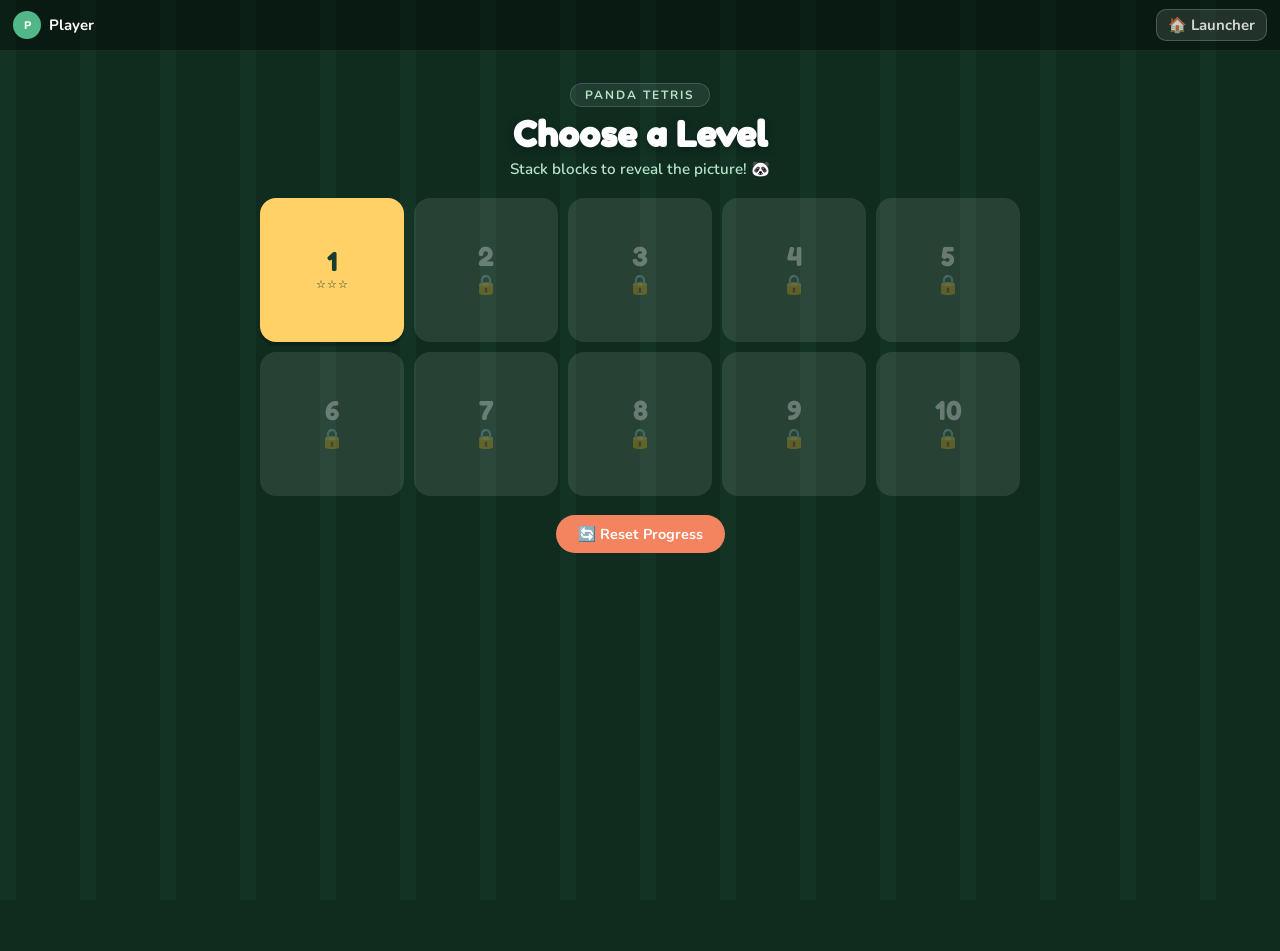
<file: games/tetris-mosaic.html>
<!DOCTYPE html>
<html lang="en">
<head>
  <meta charset="UTF-8">
  <meta name="viewport" content="width=device-width, initial-scale=1.0">
  <title>Birthday Game</title>
  <style>
    @import url('../assets/fonts/fonts.css');
    :root {
      --game-max-width: min(92vw, 760px);
      --green-dark: var(--surface, #111827); --green-mid: var(--accent-2, #3b82f6); --green-light: var(--muted, #9bb8d4);
      --green-pale: var(--surface-2, #1e2d45); --yellow:#ffd166; --orange:#f4845f; --red:#ef233c;
    }
    *{box-sizing:border-box;margin:0;padding:0;}
    body{font-family:'Nunito',sans-serif;background: var(--bg, #0a0e1a);min-height:100vh;overflow-x:hidden;color:#222;}
    body::before{content:'';position:fixed;top:0;right:0;bottom:0;left:0;background-image:var(--stripe-texture);pointer-events:none;z-index:0;}
    .screen{display:none;position:relative;z-index:1;}
    .screen.active{display:flex;flex-direction:column;align-items:center;min-height:100vh;}
    #launcher-bar{width:100%;display:flex;background:rgba(0,0,0,.4);padding:9px 13px;align-items:center;justify-content:space-between;border-bottom:1px solid rgba(255,255,255,.08);position:sticky;top:0;z-index:20;flex-shrink:0;}
    .lb-left{display:flex;align-items:center;gap:8px;}
    .lb-av{width:28px;height:28px;border-radius:50%;background:var(--accent-2, #3b82f6);display:flex;align-items:center;justify-content:center;font-size:11px;font-weight:800;color:#fff;}
    .lb-name{font-size:15px;font-weight:700;color:#fff;}
    .lb-btn{background:rgba(255,255,255,.1);border:1px solid rgba(255,255,255,.2);color:rgba(255,255,255,.8);font-size:15px;font-weight:700;padding:5px 11px;border-radius:10px;cursor:pointer;font-family:'Nunito',sans-serif;}
    .lb-btn:hover{background:rgba(255,255,255,.2);}
    #screen-levels{padding:2rem 1rem;gap:1.2rem;}
    .level-header{text-align:center;}
    .game-name-tag{display:inline-block;font-size:.75rem;font-weight:700;text-transform:uppercase;letter-spacing:2px;color:var(--green-light);background:rgba(255,255,255,.08);border:1px solid rgba(255,255,255,.15);border-radius:20px;padding:3px 14px;margin-bottom:6px;}
    .level-header h2{font-family:'Fredoka One',cursive;font-size:2.2rem;color:#fff;text-shadow:0 3px 8px rgba(0,0,0,.3);}
    .level-header p{color:var(--green-light);font-weight:600;font-size:.95rem;margin-top:4px;}
    .level-grid{display:grid;grid-template-columns:repeat(5,1fr);gap:10px;width:100%;max-width:var(--game-max-width);}
    .level-btn{aspect-ratio:1;border-radius:16px;border:none;cursor:pointer;font-family:'Fredoka One',cursive;transition:transform .15s,box-shadow .15s;display:flex;flex-direction:column;align-items:center;justify-content:center;gap:2px;overflow:hidden;}
    .level-btn .lvl-num{font-size:1.6rem;line-height:1;}
    .level-btn .lvl-stars{font-size:.7rem;letter-spacing:1px;min-height:14px;}
    .level-btn.unlocked{background:var(--yellow);color:var(--green-dark);box-shadow:0 4px 0 rgba(0,0,0,.2);}
    .level-btn.unlocked:hover{transform:translateY(-3px);box-shadow:0 7px 0 rgba(0,0,0,.2);}
    .level-btn.completed{background:var(--green-mid);color:#fff;box-shadow:0 4px 0 var(--green-dark);}
    .level-btn.completed:hover{transform:translateY(-3px);}
    .level-btn.locked{background:rgba(255,255,255,.1);color:rgba(255,255,255,.3);cursor:not-allowed;}
    .level-actions{display:flex;gap:10px;width:100%;max-width:var(--game-max-width);flex-wrap:wrap;justify-content:center;}
    .btn-sm{padding:9px 22px;border-radius:50px;border:none;font-family:'Nunito',sans-serif;font-weight:700;font-size:.9rem;cursor:pointer;}
    .btn-reset{background:var(--orange);color:#fff;}
    .btn-reset:hover{background:#e06040;}
    #screen-game { background: var(--bg, #1a2e1c); align-items: center; justify-content: flex-start; }
    #game-hud{width:100%;max-width:var(--game-max-width);display:flex;align-items:center;justify-content:space-between;padding:8px 12px 8px 84px;background:rgba(0,0,0,.3);border-bottom:2px solid rgba(255,255,255,.1);position:relative;flex-shrink:0;}
    #hud-back-btn{position:absolute;left:10px;top:50%;transform:translateY(-50%);background:rgba(255,255,255,.12);border:1px solid rgba(255,255,255,.22);color:rgba(255,255,255,.85);font-family:'Nunito',sans-serif;font-weight:700;font-size:.78rem;padding:5px 10px;border-radius:10px;cursor:pointer;}
    #hud-back-btn:hover{background:rgba(255,255,255,.22);}
    .hud-item{display:flex;flex-direction:column;align-items:center;}
    .hud-label{font-size:.68rem;font-weight:700;color:rgba(255,255,255,.5);text-transform:uppercase;letter-spacing:1px;}
    .hud-value{font-family:'Fredoka One',cursive;font-size:1.3rem;color:#fff;}
    .hud-prog-wrap{width:58px;background:rgba(0,0,0,.4);border-radius:6px;height:7px;margin-top:2px;overflow:hidden;}
    .hud-prog-bar{height:100%;background:linear-gradient(90deg,var(--accent-2,#3b82f6),var(--accent,#f5c842));border-radius:6px;transition:width .4s;}
    .game-body{width:100%;max-width:var(--game-max-width);display:grid;grid-template-columns:1fr 122px;gap:8px;padding:8px;flex:1;min-height:0;}
    .board-wrap{display:flex;flex-direction:column;gap:6px;min-height:0;}
    #board{display:block;background:rgba(0,0,0,.35);border:2px solid rgba(255,255,255,.18);border-radius:14px;width:100%;}
    .side{display:flex;flex-direction:column;gap:6px;}
    .stat{background:rgba(255,255,255,.08);border:1px solid rgba(255,255,255,.15);border-radius:12px;padding:6px;text-align:center;color:#fff;}
    .lbl{font-size:.65rem;color:rgba(255,255,255,.55);text-transform:uppercase;letter-spacing:.8px;margin-bottom:2px;}
    .val{font-family:'Fredoka One',cursive;font-size:1.15rem;color:#fff;}
    #thumb-canvas{width:100%;display:block;border-radius:6px;border:1px solid rgba(255,255,255,.12);}
    #next-canvas{width:100%;display:block;border-radius:6px;border:1px solid rgba(255,255,255,.12);}
    .btn-row{display:flex;gap:8px;}
    .btn{flex:1;border:none;border-radius:999px;padding:9px;font-weight:800;cursor:pointer;font-family:'Nunito',sans-serif;font-size:.85rem;}
    .btn-yellow{background:var(--yellow);color:#2b1d00;}
    .btn-orange{background:var(--orange);color:#fff;}
    .touch{display:grid;grid-template-columns:repeat(3,1fr);gap:5px;}
    .touch button{border:1px solid rgba(255,255,255,.15);background:rgba(255,255,255,.08);color:#fff;border-radius:10px;padding:7px 4px;font-weight:700;font-size:.95rem;cursor:pointer;}
    .touch button:active{background:rgba(255,255,255,.22);}
    .tip{font-size:.76rem;color:rgba(255,255,255,.3);line-height:1.3;}
    .overlay{display:none;position:fixed;top:0;right:0;bottom:0;left:0;z-index:100;background:rgba(0,0,0,.6);align-items:center;justify-content:center;padding:1rem;}
    .overlay.active{display:flex;}
    .overlay-card{background:#fff;border-radius:24px;padding:2rem;width:100%;max-width:420px;text-align:center;box-shadow:0 16px 64px rgba(0,0,0,.35);animation:popIn .3s cubic-bezier(.175,.885,.32,1.275);}
    @keyframes popIn{from{transform:scale(.7);opacity:0;}to{transform:scale(1);opacity:1;}}
    .overlay-panda{font-size:3.5rem;margin-bottom:.5rem;}
    .overlay-title{font-family:'Fredoka One',cursive;font-size:2rem;color:var(--green-dark);margin-bottom:.3rem;}
    .stars-display{font-size:2rem;margin-bottom:1rem;letter-spacing:4px;}
    .overlay-sub{font-size:.95rem;color:#666;margin-bottom:1.2rem;line-height:1.5;}
    .overlay-stats{display:grid;grid-template-columns:1fr 1fr;gap:8px;margin-bottom:1.4rem;}
    .stat-box{background:var(--green-pale);border-radius:12px;padding:10px;}
    .stat-box .s-label{font-size:.72rem;color:#888;font-weight:700;text-transform:uppercase;}
    .stat-box .s-val{font-family:'Fredoka One',cursive;font-size:1.4rem;color:var(--green-dark);}
    .overlay-btns{display:flex;flex-direction:column;gap:8px;}
    .btn-next{background:var(--yellow);color:var(--green-dark);font-family:'Fredoka One',cursive;font-size:1.2rem;padding:12px;border-radius:14px;border:none;cursor:pointer;}
    .btn-next:hover{background:#f0c030;}
    .btn-retry{background:var(--green-pale);color:var(--green-dark);font-family:'Nunito',sans-serif;font-weight:700;font-size:.95rem;padding:10px;border-radius:14px;border:none;cursor:pointer;}
    .btn-menu{background:#f0f0f0;color:#888;font-family:'Nunito',sans-serif;font-weight:700;font-size:.9rem;padding:9px;border-radius:14px;border:none;cursor:pointer;}
    .confirm-card{background:#fff;border-radius:20px;padding:1.8rem;width:100%;max-width:340px;text-align:center;box-shadow:0 16px 48px rgba(0,0,0,.3);animation:popIn .25s ease;}
    .confirm-title{font-family:'Fredoka One',cursive;font-size:1.4rem;color:var(--text);margin-bottom:.6rem;}
    .confirm-text{font-size:.9rem;color:#666;margin-bottom:1.4rem;line-height:1.5;}
    .confirm-btns{display:flex;gap:10px;}
    .btn-confirm-yes{flex:1;padding:11px;background:var(--red);color:#fff;border:none;border-radius:12px;font-family:'Nunito',sans-serif;font-weight:700;cursor:pointer;}
    .btn-confirm-no{flex:1;padding:11px;background:#f0f0f0;color:#666;border:none;border-radius:12px;font-family:'Nunito',sans-serif;font-weight:700;cursor:pointer;}
    .toast{position:fixed;bottom:2rem;left:50%;transform:translateX(-50%);background:rgba(0,0,0,.8);color:#fff;padding:10px 24px;border-radius:50px;font-weight:700;font-size:.9rem;z-index:999;opacity:0;transition:opacity .3s;pointer-events:none;}
    .toast.show{opacity:1;}
  </style>
  <!-- ── THEME SYSTEM ── -->
  <script src="../config/app-config.js"></script>
  <script src="../engine/panda-adventure.js"></script>
  <script src="../engine/theme-manager.js"></script>
  <script>
    (function () {
      var cfg = window.APP_CONFIG || null;
      if (window.PandaAdventure && window.PandaAdventure.Theme) {
        window.__activeTheme = window.PandaAdventure.Theme.applyFromConfig(cfg);
      }
    })();
  </script>
  <script>
  /* ── THEME SHORTCUTS ── all game scripts below use these globals:
     window.__T  = activeTheme object
     window.__TI = icons   { player, collect, enemy, life, hole }
     window.__TC = canvas  { bgFill, collectFill, enemyFill, ... }
     window.__TS = strings { retryBtn, winBtn, resultsBtn, clueTemplate, ... }
  */
  (function(){
    var t = window.__activeTheme || {};
    window.__T  = t;
    window.__TI = t.icons   || {};
    window.__TC = t.canvas  || {};
    window.__TS = t.strings || {};
  })();
  </script>
</head>
<body>

<div id="launcher-bar">
  <div class="lb-left">
    <div class="lb-av" id="lb-av">P</div>
    <div class="lb-name" id="lb-name">Player</div>
  </div>
  <button class="lb-btn" onclick="goToLauncher()">🏠 Launcher</button>
</div>

<!-- LEVEL SELECT -->
<div id="screen-levels" class="screen active">
  <div class="level-header">
    <div class="game-name-tag" id="level-game-tag">Loading...</div>
    <h2>Choose a Level</h2>
    <p id="stack-sub">Stack blocks to reveal the picture!</p>
  </div>
  <div class="level-grid" id="level-grid"></div>
  <div class="level-actions">
    <button class="btn-sm btn-reset" onclick="confirmReset()">🔄 Reset Progress</button>
  </div>
</div>

<!-- GAME SCREEN -->
<div id="screen-game" class="screen">
  <div id="game-hud">
    <button id="hud-back-btn" onclick="confirmQuitToLevels()">← Levels</button>
    <div class="hud-item">
      <span class="hud-label">Score</span>
      <span class="hud-value" id="hud-score">0</span>
    </div>
    <div class="hud-item">
      <span class="hud-label">⚡ Built</span>
      <span class="hud-value" id="hud-pct">0%</span>
      <div class="hud-prog-wrap"><div class="hud-prog-bar" id="hud-prog" style="width:0%"></div></div>
    </div>
    <div class="hud-item">
      <span class="hud-label">Level</span>
      <span class="hud-value" id="hud-level">1</span>
    </div>
    <div class="hud-item">
      <span class="hud-label">Goal</span>
      <span class="hud-value" id="hud-need">65%</span>
    </div>
  </div>
  <div class="game-body">
    <div class="board-wrap">
      <canvas id="board"></canvas>
      <div class="btn-row">
        <button class="btn btn-yellow" onclick="togglePause()" id="pauseBtn">⏸ Pause</button>
        <button class="btn btn-orange" onclick="restartLevel()">🔄 Restart</button>
      </div>
      <div class="touch">
        <button onclick="moveP(-1)">⬅️</button>
        <button onclick="rotatePiece()">🔄</button>
        <button onclick="moveP(1)">➡️</button>
        <button onclick="softDrop()">⬇️</button>
        <button onclick="hardDrop()">⏬</button>
        <button onclick="togglePause()">⏯</button>
      </div>
      <div class="tip">← → move &nbsp;·&nbsp; ↑ rotate &nbsp;·&nbsp; ↓ soft drop &nbsp;·&nbsp; Space hard drop &nbsp;·&nbsp; P pause</div>
    </div>
    <div class="side">
      <div class="stat">
        <div class="lbl">⚙️ Blueprint</div>
        <canvas id="thumb-canvas" width="60" height="120"></canvas>
      </div>
      <div class="stat">
        <div class="lbl">Next Piece</div>
        <canvas id="next-canvas" width="88" height="72"></canvas>
      </div>
      <div class="stat">
        <div class="lbl">Hits 🎯</div>
        <div class="val" id="side-hits">0</div>
      </div>
      <div class="stat">
        <div class="lbl">Pieces</div>
        <div class="val" id="side-pieces">0</div>
      </div>
    </div>
  </div>
</div>

<!-- OVERLAYS -->
<div id="overlay-levelcomplete" class="overlay">
  <div class="overlay-card">
    <div class="overlay-panda" id="ov-panda">⚡</div>
    <div class="overlay-title" id="ov-title">Level Complete!</div>
    <div class="stars-display" id="ov-stars">⭐⭐⭐</div>
    <div class="overlay-sub" id="ov-sub">Puzzle complete!</div>
    <div class="overlay-stats">
      <div class="stat-box"><div class="s-label">⚡ Built</div><div class="s-val" id="ov-pct">0%</div></div>
      <div class="stat-box"><div class="s-label">Score</div><div class="s-val" id="ov-score">0</div></div>
    </div>
    <div class="overlay-btns">
      <button class="btn-next" id="ov-btn-next" onclick="nextLevel()">Next Level →</button>
      <button class="btn-retry" onclick="retryLevel()">Play Again</button>
      <button class="btn-menu" onclick="closeOverlays();showScreen('screen-levels')">📋 Level Select</button>
      <button class="btn-menu" onclick="closeOverlays();goToLauncher()">🏠 Back to Launcher</button>
    </div>
  </div>
</div>

<div id="overlay-gameover" class="overlay">
  <div class="overlay-card">
    <div class="overlay-panda">😢</div>
    <div class="overlay-title">Board Full!</div>
    <div class="overlay-sub" id="go-sub">Blueprint incomplete! Try again!</div>
    <div class="overlay-stats">
      <div class="stat-box"><div class="s-label">⚡ Built</div><div class="s-val" id="go-pct">0%</div></div>
      <div class="stat-box"><div class="s-label">Goal Was</div><div class="s-val" id="go-need">65%</div></div>
    </div>
    <div class="overlay-btns">
      <button class="btn-next" onclick="retryLevel()">Retry! 🔄</button>
      <button class="btn-menu" onclick="closeOverlays();showScreen('screen-levels')">📋 Level Select</button>
      <button class="btn-menu" onclick="closeOverlays();goToLauncher()">🏠 Launcher</button>
    </div>
  </div>
</div>

<div id="overlay-confirm" class="overlay">
  <div class="confirm-card">
    <div class="confirm-title" id="confirm-title">Are you sure?</div>
    <div class="confirm-text" id="confirm-text">This cannot be undone.</div>
    <div class="confirm-btns">
      <button class="btn-confirm-no" onclick="closeConfirm()">Cancel</button>
      <button class="btn-confirm-yes" id="confirm-yes-btn">Yes, do it</button>
    </div>
  </div>
</div>

<div id="toast" class="toast"></div>

<script>
// ══════════════════════════════════════════════════
//  PIXEL ART PATTERNS  10 cols × 20 rows
//  W=white  B=black  P=pink  G=green  .=empty
// ══════════════════════════════════════════════════
const RAW = [
  /* Lv1 – Simple round face */
  ["..........","..........","..........","..........","..........","..........","..........","..........","..........","..........","..........","..........","..........","..WWWWWW..","..WWWWWW..",".WWWWWWWW.","WWWWWWWWWW","WWWWWWWWWW",".WWWWWWWW.","..WWWWWW.."],
  /* Lv2 – Face + ear patches */
  ["..........","..........","..........","..........","..........","..........","..........","..........","..........","..........","..........","..........","..BB..BB..","..BB..BB..","..WWWWWW..",".WWWWWWWW.","WWBBWWBBWW","WWWWWWWWWW",".WWWWWWWW.","..WWWWWW.."],
  /* Lv3 – Full face with eyes nose mouth */
  ["..........","..........","..........","..........","..........","..........","..........","..........","..........","..........","..BB..BB..","..BB..BB..","..WWWWWW..",".WWWWWWWW.","WWWWWWWWWW","WWBBWWBBWW","WWWWWWWWWW","WWWPPWWWWW","WWWWBBWWWW",".WWWWWWWW."],
  /* Lv4 – Head + body peek */
  ["..........","..........","..........","..........","..........","..........","..........","..BB..BB..","..BB..BB..","..WWWWWW..",".WWWWWWWW.","WWWWWWWWWW","WWBBWWBBWW","WWWWWWWWWW","WWWPPWWWWW","WWWWBBWWWW",".WWWWWWWW.","..WWWWWW..","..WWWWWW..","..WWWWWW.."],
  /* Lv5 – Blueprint silhouette */
  ["..........","..........","..........","..........","..........","..BB..BB..","..BB..BB..","..WWWWWW..",".WWWWWWWW.","WWWWWWWWWW","WWBBWWBBWW","WWWWWWWWWW","WWWPPWWWWW","WWWWBBWWWW",".WWWWWWWW.","..WWWWWW..","BBWWWWWWBB","BBWWWWWWBB",".WWWWWWWW.","..WWWWWW.."],
  /* Lv6 – Full sitting + legs */
  ["..........","..........","..........","..BB..BB..","..BB..BB..","..WWWWWW..",".WWWWWWWW.","WWWWWWWWWW","WWBBWWBBWW","WWWWWWWWWW","WWWPPWWWWW","WWWWBBWWWW",".WWWWWWWW.","BBWWWWWWBB","BBWWWWWWBB",".WWWWWWWW.",".WWWWWWWW.","..WWWWWW..","BB......BB","BB......BB"],
  /* Lv7 – Robot arm */
  ["..........","..BB..BB..","..BB..BB..","..WWWWWW..",".WWWWWWWW.","WWWWWWWWWW","WWBBWWBBWW","WWWWWWWWWW","WWWPPWWWWW","WWWWBBWWWW",".WWWWWWWW.","GGW......W","GGW......W","GGBBWWWWBB","GGBBWWWWBB","GG.WWWWWWW","GG..WWWWWW","GG..WWWWWW","GG.BB..BB.","GG.BB..BB."],
  /* Lv8 – Detailed bot masterpiece */
  [".BB....BB.","BWW....WWB","BWW....WWB","..WWWWWW..",".WWWWWWWW.","WWWWWWWWWW","WWBBWWBBWW","WWBBWWBBWW","WWWWWWWWWW","WWWPPPPWWW","WWWWBBWWWW",".WWWWWWWW.","BBWWWWWWBB","BBWWWWWWBB","BBWWWWWWBB",".WWWWWWWW.",".WWWWWWWW.","..WWWWWW..","BB......BB","BB......BB"],
  /* Lv9 – Cybertron skyline */
  ["G..GGGG..G","G..G..G..G","G.BB..BB.G","G.BB..BB.G","G..WWWWWWG","G.WWWWWWWG","GWWWWWWWWWG","GWWBBWWBBWG","GWWWWWWWWWG","GWWWPPWWWG","GWWWWBBWWWG","G.WWWWWWWG","GBBWWWWWBBG","GBBWWWWWBBG","G.WWWWWWWG","G.WWWWWWWG","G..WWWWWWG","G..WWWWWWG","G.BB....BBG","G.........G"],
  /* Lv10 – Grand masterpiece */
  ["BBW....WBB","BWW....WWB","BWW....WWB","..WWWWWW..",".WWWWWWWW.","WWWWWWWWWW","WWBBWWBBWW","WWBBWWBBWW","WWWWWWWWWW","WWWPPPPWWW","WWWWBBWWWW","GWWWWWWWWG","GBBWWWWWBBG","GBBWWWWWBBG","GBBWWWWWBBG","G.WWWWWWWG","G.WWWWWWWG","G..WWWWWWG","G.BB....BBG","G.BB....BBG"],
];

const COLS=10,ROWS=20;

function parsePattern(rawArr){
  return rawArr.map(row=>{
    const s=(row+'.'.repeat(COLS)).slice(0,COLS);
    return [...s].map(ch=>({'.':.0,'W':1,'B':2,'P':3,'G':4}[ch]||0));
  });
}
const PANDA_PATTERNS = RAW.map(parsePattern); // reused as PIXEL_PATTERNS

// Color tables
const T_FILL  = (window.__activeTheme&&window.__activeTheme.canvas) ? [null, window.__activeTheme.canvas.collectAccent||'#f5c842', window.__activeTheme.canvas.playerBody||'#1e40af', window.__activeTheme.canvas.playerAccent||'#f5c842', window.__activeTheme.canvas.accent2||'#3b82f6'] : [null,'#f5c842','#1e40af','#3b82f6','#0d1b35'];
const T_GHOST =[null,'rgba(242,242,242,.16)','rgba(28,28,28,.22)','rgba(255,179,193,.18)','rgba(82,183,136,.18)'];
const T_GLOW  =[null,'rgba(255,255,255,.55)','rgba(80,80,80,.5)','rgba(255,130,160,.5)','rgba(100,220,150,.5)'];

// Piece shapes + colors
const SHAPES={
  I:[[1,1,1,1]],
  O:[[2,2],[2,2]],
  T:[[0,3,0],[3,3,3]],
  L:[[0,0,4],[4,4,4]],
  J:[[5,0,0],[5,5,5]],
  S:[[0,6,6],[6,6,0]],
  Z:[[7,7,0],[0,7,7]]
};
const PC=(window.__activeTheme&&window.__activeTheme.mosaicColors)||[null,'#9ad66e','#f0f0f0','#ffd166','#f4845f','#7bdff2','#95d5b2','#b8f2e6'];

// Level config
function getLvlCfg() {
  const t = window.__activeTheme || {};
  const ml = t.mosaicLevels || [];
  const getL = (n, def) => {
    const found = ml.find(x => x.num === n);
    return found ? found.label : def;
  };
  return [
    {num:1,needPct:.65,baseInterval:900, label: getL(1, 'Baby Face 👶')},
    {num:2,needPct:.70,baseInterval:700, label: getL(2, 'Power Core 🔋')},
    {num:3,needPct:.75,baseInterval:550, label: getL(3, 'Energy Pulsar ⚡')},
    {num:4,needPct:.80,baseInterval:450, label: getL(4, 'Turbo Engine 🚗')},
    {num:5,needPct:.85,baseInterval:350, label: getL(5, 'Matrix Spark ✨')},
    {num:6,needPct:.90,baseInterval:250, label: getL(6, 'Cyber King 👑')},
    {num:7,needPct:.76,baseInterval:450, label: getL(7, 'Level 7 🔋')},
    {num:8,needPct:.78,baseInterval:390, label: getL(8, 'Level 8 🌟')},
    {num:9,needPct:.79,baseInterval:330, label: getL(9, 'Level 9 🌌')},
    {num:10,needPct:.80,baseInterval:270,label: getL(10,'Level 10 🏆')},
  ];
}
const LVL_CFG = getLvlCfg();

// Storage
const SK = 'birthday_tetris_v1';
const OLD_SK = 'pandatetris_mosaic_v1';
function ld() {
  try {
    let old = localStorage.getItem(OLD_SK);
    let current = localStorage.getItem(SK);
    if (old && !current) {
      localStorage.setItem(SK, old);
      current = old;
    }
    return JSON.parse(current || '{"players":[]}');
  } catch(e) { return {players:[]}; }
}
function sd(d){localStorage.setItem(SK,JSON.stringify(d));}
let appData=ld(), currentPlayer=null, currentLevel=1;

// Screen nav
function showScreen(id){
  document.querySelectorAll('.screen').forEach(s=>s.classList.remove('active'));
  document.getElementById(id).classList.add('active');
  if(id==='screen-levels')renderLevels();
}

// Level select
function renderLevels(){
  const ml=currentPlayer?(currentPlayer.maxLevel||1):1;
  const grid=document.getElementById('level-grid');
  grid.innerHTML='';
  getLvlCfg().forEach(cfg=>{
    const btn=document.createElement('button');
    const stars=currentPlayer?(currentPlayer.levelStars[cfg.num]||0):0;
    const isCompleted=cfg.num<ml||stars>0;
    const isUnlocked=cfg.num<=ml;
    btn.className='level-btn '+(isCompleted?'completed':isUnlocked?'unlocked':'locked');
    if(isUnlocked){
      const ss=stars>0?'★'.repeat(stars)+'☆'.repeat(3-stars):'☆☆☆';
      btn.innerHTML=`<span class="lvl-num">${cfg.num}</span><span class="lvl-stars">${ss}</span>`;
      btn.title=cfg.label;
      btn.onclick=()=>startLevel(cfg.num);
    } else {
      btn.innerHTML=`<span class="lvl-num">${cfg.num}</span><span style="font-size:1.2rem">🔒</span>`;
    }
    grid.appendChild(btn);
  });
}

function confirmReset(){
  if(!currentPlayer)return;
  openConfirm('Reset '+currentPlayer.name+'?','All progress cleared.',()=>{
    currentPlayer.maxLevel=1;currentPlayer.levelStars={};currentPlayer.levelBest={};
    savePlayerProgress();renderLevels();showToast('Progress reset! 🌱');
  });
}

// Canvas refs
const boardCv=document.getElementById('board');
const btx=boardCv.getContext('2d');
const nextCv=document.getElementById('next-canvas');
const ntx=nextCv.getContext('2d');
const thumbCv=document.getElementById('thumb-canvas');
const ttx=thumbCv.getContext('2d');

let BW=240,BH=480;
function resizeBoard(){
  const gameBody=document.querySelector('.game-body');
  const sideW=122;
  const boardMaxW=Math.min(540,window.innerWidth)-sideW-24;
  const hudH=document.getElementById('game-hud').offsetHeight;
  const bodyPad=20;
  const controlsH=170;
  const boardMaxH=Math.max(280,window.innerHeight-hudH-bodyPad-controlsH);
  const byWidth=Math.floor(boardMaxW);
  const byHeight=Math.floor(boardMaxH/2);
  const w=Math.max(150,Math.min(byWidth,byHeight));
  boardCv.width=w;
  boardCv.height=w*2;
  BW=w;
  BH=w*2;
  if(gameBody) gameBody.style.minHeight=`${boardCv.height+controlsH}px`;
}

// Game state
let board,targetMap,piece,nextPiece;
let score,hitCount,pieceCount,paused,finished;
let dropCounter,dropInterval,lastTime,rafId,levelCfg;

function emptyBoard(){return Array.from({length:ROWS},()=>Array(COLS).fill(0));}

function rndPiece(){
  const keys=Object.keys(SHAPES);
  const key=keys[Math.floor(Math.random()*keys.length)];
  return{matrix:SHAPES[key].map(r=>r.slice()),x:Math.floor(COLS/2)-1,y:0,cid:1+Math.floor(Math.random()*7)};
}

function startLevel(num){
  currentLevel=num;
  levelCfg=LVL_CFG[num-1];
  resizeBoard();
  board=emptyBoard();
  targetMap=PANDA_PATTERNS[num-1];
  score=0;hitCount=0;pieceCount=0;
  paused=false;finished=false;
  dropCounter=0;dropInterval=levelCfg.baseInterval;
  lastTime=0;
  document.getElementById('pauseBtn').textContent='⏸ Pause';
  nextPiece=rndPiece();
  spawnPiece();
  drawThumb();
  updateHUD();
  showScreen('screen-game');
  if(rafId)cancelAnimationFrame(rafId);
  rafId=requestAnimationFrame(loop);
}

function spawnPiece(){
  piece=nextPiece;
  piece.x=Math.floor(COLS/2)-Math.ceil(piece.matrix[0].length/2);
  piece.y=0;
  nextPiece=rndPiece();
  drawNext();
  if(collides())finishLevel(false);
}

function collides(p){
  p=p||piece;
  for(let y=0;y<p.matrix.length;y++)
    for(let x=0;x<p.matrix[y].length;x++){
      if(!p.matrix[y][x])continue;
      const bx=p.x+x,by=p.y+y;
      if(bx<0||bx>=COLS||by>=ROWS)return true;
      if(by>=0&&board[by][bx])return true;
    }
  return false;
}

function mergePiece(){
  pieceCount++;
  piece.matrix.forEach((row,y)=>row.forEach((v,x)=>{
    if(!v)return;
    const by=piece.y+y,bx=piece.x+x;
    if(by<0||by>=ROWS||bx<0||bx>=COLS)return;
    const tc=targetMap[by][bx];
    if(tc&&board[by][bx]===0){
      board[by][bx]=-tc;
      score+=12*currentLevel;
      hitCount++;
    } else if(!board[by][bx]){
      board[by][bx]=piece.cid;
      score+=1;
    }
  }));
  updateHUD();
  if(calcProgress()>=levelCfg.needPct)finishLevel(true);
}

function calcProgress(){
  let tot=0,fil=0;
  for(let r=0;r<ROWS;r++)for(let c=0;c<COLS;c++){
    if(targetMap[r][c]){tot++;if(board[r][c]<0)fil++;}
  }
  return tot?fil/tot:0;
}

function moveP(d){if(paused||finished)return;piece.x+=d;if(collides())piece.x-=d;}

function rotatePiece(){
  if(paused||finished)return;
  const old=piece.matrix;
  piece.matrix=piece.matrix[0].map((_,i)=>piece.matrix.map(r=>r[i]).reverse());
  if(collides()){piece.x++;if(collides()){piece.x-=2;if(collides()){piece.x++;piece.matrix=old;}}}
}

function softDrop(){
  if(paused||finished)return;
  piece.y++;
  if(collides()){piece.y--;mergePiece();spawnPiece();}
  dropCounter=0;
}

function hardDrop(){
  if(paused||finished)return;
  while(!collides())piece.y++;
  piece.y--;
  mergePiece();spawnPiece();dropCounter=0;
}

function togglePause(){
  if(finished)return;
  paused=!paused;
  document.getElementById('pauseBtn').textContent=paused?'▶️ Resume':'⏸ Pause';
  if(!paused){lastTime=0;rafId=requestAnimationFrame(loop);}
}

function ghostY(){
  let gy=piece.y;
  for(;;){gy++;if(collides({matrix:piece.matrix,x:piece.x,y:gy}))return gy-1;}
}

// ─── DRAWING ───
function bsz(){return BW/COLS;}

function rr(ctx,x,y,w,h,r){
  if(ctx.roundRect){ctx.beginPath();ctx.roundRect(x,y,w,h,r);return;}
  ctx.beginPath();ctx.rect(x,y,w,h);
}

function drawBoard(){
  const bs=bsz();
  btx.clearRect(0,0,BW,BH);
  // bg
  btx.fillStyle='rgba(8,18,12,.9)';
  rr(btx,0,0,BW,BH,12);btx.fill();
  // grid
  btx.strokeStyle='rgba(255,255,255,.04)';btx.lineWidth=.5;
  for(let c=1;c<COLS;c++){btx.beginPath();btx.moveTo(c*bs,0);btx.lineTo(c*bs,BH);btx.stroke();}
  for(let r=1;r<ROWS;r++){btx.beginPath();btx.moveTo(0,r*bs);btx.lineTo(BW,r*bs);btx.stroke();}

  // ghost pattern overlay
  for(let r=0;r<ROWS;r++)for(let c=0;c<COLS;c++){
    const tc=targetMap[r][c];if(!tc||board[r][c]!==0)continue;
    btx.fillStyle=T_GHOST[tc];
    btx.fillRect(c*bs,r*bs,bs,bs);
    btx.strokeStyle='rgba(255,255,255,.07)';btx.lineWidth=.5;
    btx.strokeRect(c*bs+.5,r*bs+.5,bs-1,bs-1);
  }

  // board cells
  for(let r=0;r<ROWS;r++)for(let c=0;c<COLS;c++){
    const v=board[r][c];if(!v)continue;
    const px=c*bs,py=r*bs;
    if(v<0){
      const ti=-v;
      btx.shadowColor=T_GLOW[ti];btx.shadowBlur=7;
      btx.fillStyle=T_FILL[ti];
      rr(btx,px+1,py+1,bs-2,bs-2,3);btx.fill();
      btx.strokeStyle='rgba(255,255,255,.3)';btx.lineWidth=.8;btx.stroke();
      btx.shadowBlur=0;
      // shine dot
      btx.fillStyle='rgba(255,255,255,.4)';
      btx.beginPath();btx.arc(px+bs*.27,py+bs*.27,bs*.1,0,Math.PI*2);btx.fill();
    } else {
      btx.fillStyle=PC[v]||'#aaa';
      rr(btx,px+1,py+1,bs-2,bs-2,3);btx.fill();
      btx.strokeStyle='rgba(0,0,0,.25)';btx.lineWidth=.7;btx.stroke();
      btx.fillStyle='rgba(255,255,255,.2)';
      btx.fillRect(px+2,py+2,bs-4,Math.min(4,bs*.2));
    }
  }

  // ghost piece
  const gy=ghostY();
  piece.matrix.forEach((row,y)=>row.forEach((v,x)=>{
    if(!v)return;
    const px=(piece.x+x)*bs,py=(gy+y)*bs;
    btx.fillStyle='rgba(255,255,255,.1)';
    btx.strokeStyle='rgba(255,255,255,.28)';btx.lineWidth=.8;
    rr(btx,px+1,py+1,bs-2,bs-2,3);btx.fill();btx.stroke();
  }));

  // active piece
  piece.matrix.forEach((row,y)=>row.forEach((v,x)=>{
    if(!v)return;
    const px=(piece.x+x)*bs,py=(piece.y+y)*bs;
    if(py+bs<0)return;
    btx.shadowColor='rgba(255,255,255,.18)';btx.shadowBlur=5;
    btx.fillStyle=PC[piece.cid]||'#fff';
    rr(btx,px+1,py+1,bs-2,bs-2,3);btx.fill();
    btx.strokeStyle='rgba(0,0,0,.18)';btx.lineWidth=.8;btx.stroke();
    btx.shadowBlur=0;
    btx.fillStyle='rgba(255,255,255,.28)';
    btx.fillRect(px+2,py+2,bs-4,Math.min(4,bs*.18));
  }));

  // pause veil
  if(paused){
    btx.fillStyle='rgba(0,0,0,.6)';btx.fillRect(0,0,BW,BH);
    btx.fillStyle='#fff';
    btx.font=`bold ${Math.max(16,BW*.072)}px 'Fredoka One',cursive`;
    btx.textAlign='center';btx.textBaseline='middle';
    btx.fillText('⏸  PAUSED',BW/2,BH/2);
  }
}

function drawNext(){
  const cw=nextCv.width,ch=nextCv.height;
  ntx.clearRect(0,0,cw,ch);
  ntx.fillStyle='rgba(0,0,0,.35)';ntx.fillRect(0,0,cw,ch);
  const bs=16;
  const m=nextPiece.matrix;
  const ox=Math.floor((cw-m[0].length*bs)/2),oy=Math.floor((ch-m.length*bs)/2);
  m.forEach((row,y)=>row.forEach((v,x)=>{
    if(!v)return;
    const px=ox+x*bs,py=oy+y*bs;
    ntx.fillStyle=PC[nextPiece.cid]||'#fff';
    ntx.fillRect(px+1,py+1,bs-2,bs-2);
    ntx.strokeStyle='rgba(0,0,0,.2)';ntx.lineWidth=.7;ntx.strokeRect(px+1,py+1,bs-2,bs-2);
    ntx.fillStyle='rgba(255,255,255,.22)';ntx.fillRect(px+2,py+2,bs-4,3);
  }));
}

function drawThumb(){
  const cw=thumbCv.width,ch=thumbCv.height;
  ttx.clearRect(0,0,cw,ch);
  ttx.fillStyle='rgba(0,0,0,.45)';ttx.fillRect(0,0,cw,ch);
  const bw=cw/COLS,bh=ch/ROWS;
  for(let r=0;r<ROWS;r++)for(let c=0;c<COLS;c++){
    const tc=targetMap[r][c];if(!tc)continue;
    ttx.fillStyle=T_FILL[tc];
    ttx.fillRect(c*bw+.3,r*bh+.3,bw-.6,bh-.6);
  }
  ttx.strokeStyle='rgba(255,255,255,.18)';ttx.lineWidth=1;ttx.strokeRect(0,0,cw,ch);
}

function updateHUD(){
  const pct=calcProgress();
  const ps=Math.round(pct*100)+'%';
  document.getElementById('hud-score').textContent=score;
  document.getElementById('hud-pct').textContent=ps;
  document.getElementById('hud-prog').style.width=Math.round(pct*100)+'%';
  document.getElementById('hud-level').textContent=currentLevel;
  document.getElementById('hud-need').textContent=Math.round(levelCfg.needPct*100)+'%';
  document.getElementById('side-hits').textContent=hitCount;
  document.getElementById('side-pieces').textContent=pieceCount;
}

function loop(time){
  if(!paused&&!finished){
    const delta=lastTime?(time-lastTime):0;
    lastTime=time;
    dropCounter+=delta;
    if(dropCounter>dropInterval){softDrop();dropCounter=0;}
    drawBoard();
  } else if(!paused){
    drawBoard();
  }
  if(!finished)rafId=requestAnimationFrame(loop);
}

function finishLevel(success){
  finished=true;
  if(rafId)cancelAnimationFrame(rafId);
  const pct=calcProgress();
  const pr=Math.round(pct*100);
  if(success){
    const stars=pct>=.92?3:pct>=.80?2:1;
    if(currentPlayer){
      currentPlayer.levelStars=currentPlayer.levelStars||{};
      currentPlayer.levelBest=currentPlayer.levelBest||{};
      if(stars>(currentPlayer.levelStars[currentLevel]||0))currentPlayer.levelStars[currentLevel]=stars;
      if(score>(currentPlayer.levelBest[currentLevel]||0))currentPlayer.levelBest[currentLevel]=score;
      if(currentLevel>=(currentPlayer.maxLevel||1))currentPlayer.maxLevel=Math.min(10,currentLevel+1);
      savePlayerProgress();
    }
    writeLauncherProgress(stars);
    const msgs = ['', 'Good work! ⚙️', 'Amazing skills! 🏆', 'Flawless victory! ⭐'];
    if (window.__activeTheme.activeTheme === 'transformer') {
       msgs[1] = 'Keep rolling, Autobot! ⚙️';
       msgs[2] = 'Megatron never saw it coming! 🤖';
       msgs[3] = 'Flawless victory — Energon max! ⚡';
    } else if (window.__activeTheme.activeTheme === 'panda') {
       msgs[1] = 'Great job, little panda! 🎋';
       msgs[2] = 'Bamboo stacking master! 🐼';
       msgs[3] = 'Panda King of Puzzles! 🏆';
    }
    const isLast=currentLevel===10;
    const _tttk=window.__activeTheme||{}; document.getElementById('ov-panda').textContent=stars===3?'🏆':((_tttk.icons&&_tttk.icons.player)||'🧩');
    document.getElementById('ov-title').textContent=isLast?(window.__TS.completionPrefix || 'ALL Missions Complete! ⚡'):'Level '+currentLevel+' Complete!';
    document.getElementById('ov-stars').textContent='★'.repeat(stars)+'☆'.repeat(3-stars);
    document.getElementById('ov-sub').textContent=msgs[stars] || 'Great job!';
    document.getElementById('ov-pct').textContent=pr+'%';
    document.getElementById('ov-score').textContent=score;
    const nb=document.getElementById('ov-btn-next');
    if(isLast){nb.textContent='🏠 Back to Launcher';nb.onclick=()=>{closeOverlays();goToLauncher();};}
    else{nb.textContent='Next Level →';nb.onclick=nextLevel;}
    document.getElementById('overlay-levelcomplete').classList.add('active');
  } else {
    document.getElementById('go-pct').textContent=pr+'%';
    document.getElementById('go-need').textContent=Math.round(levelCfg.needPct*100)+'%';
    document.getElementById('go-sub').textContent=`Blueprint was ${pr}% complete. Need ${Math.round(levelCfg.needPct*100)}%!`;
    document.getElementById('overlay-gameover').classList.add('active');
  }
}

function nextLevel(){closeOverlays();if(currentLevel<10)startLevel(currentLevel+1);else showScreen('screen-levels');}
function retryLevel(){closeOverlays();startLevel(currentLevel);}
function restartLevel(){startLevel(currentLevel);}
function closeOverlays(){document.querySelectorAll('.overlay').forEach(o=>o.classList.remove('active'));}

function openConfirm(title,text,cb){
  document.getElementById('confirm-title').textContent=title;
  document.getElementById('confirm-text').textContent=text;
  document.getElementById('overlay-confirm').classList.add('active');
  document.getElementById('confirm-yes-btn').onclick=()=>{closeConfirm();cb();};
}
function closeConfirm(){document.getElementById('overlay-confirm').classList.remove('active');}

function confirmQuitToLevels(){
  if(!finished&&!confirm('Back to level select? Progress will be lost.'))return;
  finished=true;if(rafId)cancelAnimationFrame(rafId);
  closeOverlays();showScreen('screen-levels');
}

function savePlayerProgress(){
  if(!currentPlayer)return;
  const idx=appData.players.findIndex(p=>p.name===currentPlayer.name);
  if(idx>=0)appData.players[idx]=currentPlayer;else appData.players.push(currentPlayer);
  sd(appData);
}

let toastTimer;
function showToast(msg){
  const t=document.getElementById('toast');t.textContent=msg;t.classList.add('show');
  clearTimeout(toastTimer);toastTimer=setTimeout(()=>t.classList.remove('show'),2500);
}

document.addEventListener('keydown',e=>{
  if(e.key==='ArrowLeft'){e.preventDefault();moveP(-1);}
  else if(e.key==='ArrowRight'){e.preventDefault();moveP(1);}
  else if(e.key==='ArrowUp'){e.preventDefault();rotatePiece();}
  else if(e.key==='ArrowDown'){e.preventDefault();softDrop();}
  else if(e.key===' '){e.preventDefault();hardDrop();}
  else if(e.key.toLowerCase()==='p')togglePause();
});

window.addEventListener('resize',()=>{if(!finished&&document.getElementById('screen-game').classList.contains('active')){resizeBoard();drawBoard();}});

const _lp=new URLSearchParams(window.location.search);
const launcherPlayer=_lp.get('player');
const launcherDay=_lp.get('day');
function goToLauncher(){window.top.location.href='../launcher/index.html';}

function writeLauncherProgress(stars){
  if(!launcherPlayer||!launcherDay)return;
  try{
    const key='pandabday_launcher';
    const store=JSON.parse(localStorage.getItem(key)||'{"players":[]}');
    let p=store.players.find(p=>p.name===launcherPlayer);
    if(!p){p={name:launcherPlayer,daysPlayed:{},stars:{}};store.players.push(p);}
    p.daysPlayed=p.daysPlayed||{};p.stars=p.stars||{};
    p.daysPlayed[launcherDay]=true;
    p.stars[launcherDay]=Math.max(p.stars[launcherDay]||0,stars);
    localStorage.setItem(key,JSON.stringify(store));
  }catch(_){}
}

// Init
if(launcherPlayer){
  const ex=appData.players.find(p=>p.name===launcherPlayer);
  if(!ex){appData.players.push({name:launcherPlayer,maxLevel:1,levelStars:{},levelBest:{}});sd(appData);}
  currentPlayer=appData.players.find(p=>p.name===launcherPlayer);
}
if(!currentPlayer&&appData.players.length>0)currentPlayer=appData.players[0];
if(!currentPlayer){currentPlayer={name:'Player',maxLevel:1,levelStars:{},levelBest:{}};appData.players.push(currentPlayer);sd(appData);}
document.getElementById('lb-av').textContent=(currentPlayer.name[0]||'P').toUpperCase();
document.getElementById('lb-name').textContent=currentPlayer.name;
renderLevels();
</script>



  <script>
  /* ── THEME SYNC: runs after DOM is ready ─────────────────────────────────── */
  (function() {
    var t   = window.__T  || window.__activeTheme || {};
    var TI  = window.__TI || t.icons   || {};
    var TS  = window.__TS || t.strings || {};
    var Th  = window.PandaAdventure && window.PandaAdventure.Theme;
    var mascot = t.mascot || '🎮';

    /* game name badge + page title */
    var params = new URLSearchParams(window.location.search);
    var dayId  = params.get('dayId');
    if (!dayId && window.APP_CONFIG && window.APP_CONFIG.days) {
      var path = window.location.pathname;
      for (var i=0; i<window.APP_CONFIG.days.length; i++) {
        if (path.indexOf(window.APP_CONFIG.days[i].file.replace('../games/','')) !== -1) {
          dayId = window.APP_CONFIG.days[i].id; break;
        }
      }
    }
    const gameTitle = (dayId && Th) ? Th.getGameTitle(t, dayId, document.title) : (t.name || document.title);
    document.title = gameTitle;
    const tag = document.getElementById('level-game-tag') || document.querySelector('.game-name-tag');
    if (tag) tag.textContent = gameTitle;
    var stackSub = document.getElementById('stack-sub');
    if (stackSub) {
      stackSub.textContent = "Stack blocks to reveal the picture! " + mascot;
    }

    /* mascot / win overlay */
    ['ov-panda','win-panda','ov-emoji','level-mascot'].forEach(function(id){
      var el = document.getElementById(id);
      if (el) el.textContent = mascot;
    });

    window.writeLauncherProgress = function(starsEarned) {
      if (!launcherPlayer || !launcherDay) return;
      try {
        const key = 'birthday_adventure_players_v1';
        const players = JSON.parse(localStorage.getItem(key) || '[]');
        let player = players.find(p => p.name === launcherPlayer);
        if (!player) {
          player = { name: launcherPlayer, stars: 0, streak: 0 };
          players.push(player);
        }
        localStorage.setItem(key, JSON.stringify(players));
      } catch (e) { }
    };

    /* retry / next / results buttons via data-btn attribute */
    document.querySelectorAll('[data-btn="retry"]').forEach(function(el){
      el.textContent = TS.retryBtn || 'Retry! 🔄';
    });
    document.querySelectorAll('[data-btn="next"]').forEach(function(el){
      el.textContent = TS.winBtn || 'Next →';
    });
    document.querySelectorAll('[data-btn="results"]').forEach(function(el){
      el.textContent = TS.resultsBtn || 'See results';
    });

    /* clue-box: style with theme accent colors */
    var clueBox = document.getElementById('bday-clue-box');
    if (clueBox) {
      clueBox.style.background = 'var(--surface-2)';
      clueBox.style.borderColor = 'var(--accent-2)';
    }
    var bdayMsg = document.getElementById('bday-msg');
    if (bdayMsg) bdayMsg.style.color = 'var(--muted)';

    /* completion prefix from theme strings */
    var winPrefix = document.getElementById('win-prefix');
    if (winPrefix) winPrefix.textContent = TS.completionPrefix || '';

    /* Re-render levels with theme labels */
    if (typeof renderLevels === 'function') renderLevels();
  })();
  </script>

</body>
</html>
</file>
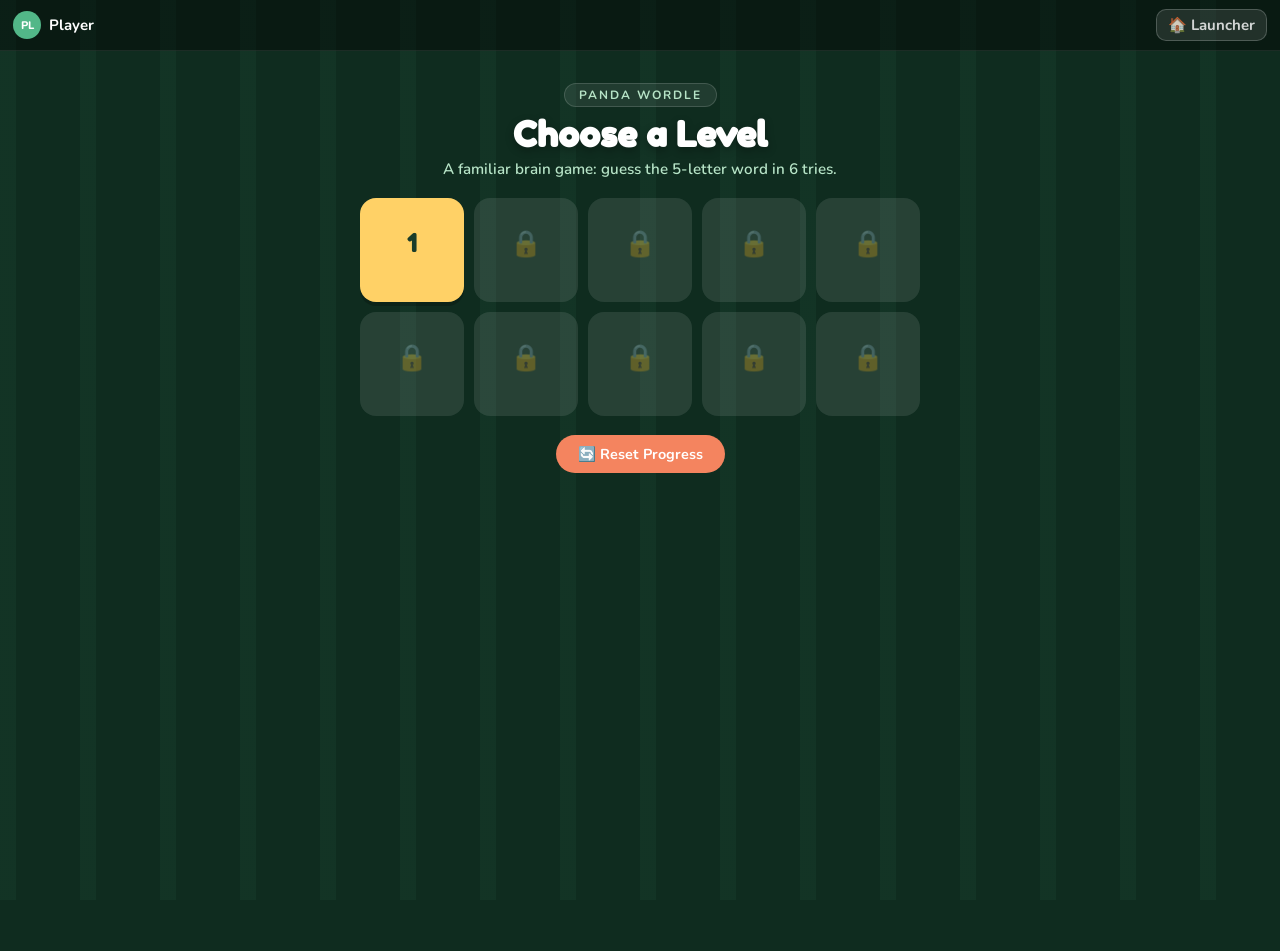
<file: games/wordle.html>
<!DOCTYPE html>
<html lang="en">
<head>
  <meta charset="UTF-8">
  <meta name="viewport" content="width=device-width, initial-scale=1.0">
  <title>Birthday Game</title>
  <style>
    @import url('../assets/fonts/fonts.css');

    :root {
      --game-max-width: min(92vw, 560px);
      --green-dark: var(--surface, #111827);
      --green-mid: var(--accent-2, #3b82f6);
      --green-light: var(--muted, #9bb8d4);
      --green-pale: var(--surface-2, #1e2d45);
      --yellow: #ffd166;
      --orange: #f4845f;
      --red: #ef233c;
      --gray: #5f646e;
    }

    * { box-sizing: border-box; margin: 0; padding: 0; }
    body {
      font-family: 'Nunito', sans-serif;
      background: var(--bg, #0a0e1a);
      min-height: 100vh;
      overflow-x: hidden;
      color: #222;
    }
    body::before {
      content: '';
      position: fixed;
      top: 0; right: 0; bottom: 0; left: 0;
      background-image: var(--stripe-texture);
      pointer-events: none;
      z-index: 0;
    }

    .screen { display: none; position: relative; z-index: 1; }
    .screen.active { display: flex; flex-direction: column; align-items: center; min-height: 100vh; }

    #launcher-bar {
      display: flex;
      background: rgba(0, 0, 0, 0.4);
      padding: 9px 13px;
      align-items: center;
      justify-content: space-between;
      border-bottom: 1px solid rgba(255, 255, 255, 0.08);
      position: sticky; top: 0; z-index: 20; width: 100%;
    }
    .lb-left { display: flex; align-items: center; gap: 8px; }
    .lb-av {
      width: 28px; height: 28px; border-radius: 50%;
      background: var(--accent-2,#3b82f6); display: flex; align-items: center;
      justify-content: center; font-size: 11px; font-weight: 800;
      color: #fff; flex-shrink: 0;
    }
    .lb-name { font-size: 15px; font-weight: 700; color: #fff; }
    .lb-btn {
      background: rgba(255,255,255,.1); border: 1px solid rgba(255,255,255,.2);
      color: rgba(255,255,255,.8); font-size: 15px; font-weight: 700;
      padding: 5px 11px; border-radius: 10px; cursor: pointer;
      font-family: 'Nunito', sans-serif;
    }

    #screen-levels { padding: 2rem 1rem; gap: 1.2rem; }
    .level-header { text-align: center; }
    .game-name-tag {
      display: inline-block; font-size: .75rem; font-weight: 700;
      text-transform: uppercase; letter-spacing: 2px; color: var(--green-light);
      background: rgba(255,255,255,.08); border: 1px solid rgba(255,255,255,.15);
      border-radius: 20px; padding: 3px 14px; margin-bottom: 6px;
    }
    .level-header h2 {
      font-family: 'Fredoka One', cursive;
      font-size: 2.2rem; color: #fff; text-shadow: 0 3px 8px rgba(0,0,0,.3);
    }
    .level-header p { color: var(--green-light); font-weight: 600; font-size: .95rem; margin-top: 4px; }
    .level-grid {
      display: grid; grid-template-columns: repeat(5, 1fr);
      gap: 10px; width: 100%; max-width: var(--game-max-width);
    }
    .level-btn {
      aspect-ratio: 1; border-radius: 16px; border: none;
      cursor: pointer; font-family: 'Fredoka One', cursive;
      font-size: 1.5rem; transition: transform .15s, box-shadow .15s;
      display: flex; flex-direction: column; align-items: center; justify-content: center;
      position: relative; overflow: hidden;
    }
    .lvl-num { font-size: 1.6rem; line-height: 1; }
    .lvl-stars { font-size: .7rem; letter-spacing: 1px; min-height: 14px; }
    .level-btn.unlocked { background: var(--yellow); color: var(--green-dark); box-shadow: 0 4px 0 rgba(0,0,0,.2); }
    .level-btn.completed { background: var(--green-mid); color: #fff; box-shadow: 0 4px 0 var(--green-dark); }
    .level-btn.locked { background: rgba(255,255,255,.1); color: rgba(255,255,255,.3); cursor: not-allowed; }

    .level-actions { display: flex; gap: 10px; width: 100%; max-width: var(--game-max-width); justify-content: center; }
    .btn-sm {
      padding: 9px 22px; border-radius: 50px; border: none;
      font-family: 'Nunito', sans-serif; font-weight: 700; font-size: .9rem; cursor: pointer;
    }
    .btn-reset { background: var(--orange); color: #fff; }

    #screen-game { padding: 0; background: var(--bg, #1a2e1c); align-items: center; min-height: 100vh; }
    #game-hud {
      width: 100%; max-width: var(--game-max-width);
      display: flex; align-items: center; justify-content: space-between;
      padding: 10px 16px 10px 90px; background: rgba(0,0,0,.3);
      border-bottom: 2px solid rgba(255,255,255,.1); position: relative;
    }
    #hud-back-btn {
      position: absolute; left: 10px; top: 50%; transform: translateY(-50%);
      background: rgba(255,255,255,.12); border: 1px solid rgba(255,255,255,.22);
      color: rgba(255,255,255,.85); font-family: 'Nunito', sans-serif; font-weight: 700;
      font-size: .78rem; padding: 5px 10px; border-radius: 10px; cursor: pointer;
    }
    .hud-item { display: flex; flex-direction: column; align-items: center; }
    .hud-label { font-size: .7rem; font-weight: 700; color: rgba(255,255,255,.5); text-transform: uppercase; }
    .hud-value { font-family: 'Fredoka One', cursive; font-size: 1.35rem; color: #fff; }

    .wordle-wrap { width: 100%; max-width: var(--game-max-width); padding: 14px 14px 20px; }
    .hint-box {
      background: rgba(255,255,255,.08); border: 1px solid rgba(255,255,255,.12); border-radius: 12px;
      color: #fff; padding: 10px 12px; margin-bottom: 12px;
    }
    .hint-label { font-size: .7rem; text-transform: uppercase; letter-spacing: 1px; color: rgba(255,255,255,.65); }
    .hint-text { font-size: .95rem; font-weight: 700; color: var(--text, #fff); margin-top: 2px; }

    .board { display: grid; grid-template-rows: repeat(6, 1fr); gap: 8px; margin-bottom: 12px; }
    .row { display: grid; grid-template-columns: repeat(5, 1fr); gap: 8px; }
    .tile {
      aspect-ratio: 1; border-radius: 10px; border: 2px solid rgba(255,255,255,.22);
      display: flex; align-items: center; justify-content: center;
      font-family: 'Fredoka One', cursive; font-size: 1.65rem;
      color: #fff; text-transform: uppercase; background: rgba(255,255,255,.05);
      transition: transform .15s ease, background .2s ease, border-color .2s ease;
    }
    .tile.filled { border-color: rgba(255,255,255,.4); transform: scale(1.03); }
    .tile.correct { background: var(--green-mid); border-color: #7de3ba; }
    .tile.present { background: var(--yellow); color: #253; border-color: #ffe199; }
    .tile.absent { background: var(--gray); border-color: #888f9c; }

    .message {
      min-height: 24px; text-align: center; font-weight: 800; color: var(--yellow, #ffd166); margin-bottom: 10px;
    }

    .keyboard { display: grid; gap: 6px; }
    .kb-row { display: flex; gap: 6px; justify-content: center; }
    .key {
      min-width: 44px; height: 44px; border: none; border-radius: 9px;
      background: rgba(255,255,255,.16); color: #fff; font-weight: 800; cursor: pointer;
      padding: 0 9px; font-size: .9rem; font-family: 'Nunito', sans-serif;
    }
    .key.wide { min-width: 62px; font-size: .74rem; }
    .key.correct { background: var(--green-mid); }
    .key.present { background: var(--yellow); color: #253; }
    .key.absent { background: var(--gray); }

    .overlay {
      display: none; position: fixed; top: 0; right: 0; bottom: 0; left: 0; z-index: 100;
      background: rgba(0,0,0,.6); align-items: center; justify-content: center; padding: 1rem;
    }
    .overlay.active { display: flex; }
    .overlay-card {
      background: #fff; border-radius: 24px; padding: 2rem;
      width: 100%; max-width: 420px; text-align: center;
      box-shadow: 0 16px 64px rgba(0,0,0,.35);
    }
    .overlay-title { font-family: 'Fredoka One', cursive; font-size: 2rem; color: var(--green-dark); margin-bottom: .3rem; }
    .overlay-sub { font-size: .95rem; color: #666; margin-bottom: 1.2rem; }
    .stars-display { font-size: 2rem; margin-bottom: 1rem; letter-spacing: 4px; }
    .overlay-btns { display: flex; flex-direction: column; gap: 8px; }
    .btn-next { background: var(--yellow); color: var(--green-dark); font-family: 'Fredoka One', cursive; font-size: 1.2rem; padding: 12px; border-radius: 14px; border: none; cursor: pointer; }
    .btn-retry { background: var(--green-pale); color: var(--green-dark); font-weight: 700; font-size: .95rem; padding: 10px; border-radius: 14px; border: none; cursor: pointer; }
    .btn-menu { background: #f0f0f0; color: #888; font-weight: 700; font-size: .9rem; padding: 9px; border-radius: 14px; border: none; cursor: pointer; }

    .toast {
      position: fixed; bottom: 2rem; left: 50%; transform: translateX(-50%);
      background: rgba(0,0,0,.8); color: #fff; padding: 10px 24px; border-radius: 50px;
      font-weight: 700; font-size: .9rem; z-index: 999; opacity: 0; transition: opacity .3s;
    }
    .toast.show { opacity: 1; }
  </style>
  <!-- ── THEME SYSTEM ── -->
  <script src="../config/app-config.js"></script>
  <script src="../engine/panda-adventure.js"></script>
  <script src="../engine/theme-manager.js"></script>
  <script>
    (function () {
      var cfg = window.APP_CONFIG || null;
      if (window.PandaAdventure && window.PandaAdventure.Theme) {
        window.__activeTheme = window.PandaAdventure.Theme.applyFromConfig(cfg);
      }
    })();
  </script>
  <script>
  /* ── THEME SHORTCUTS ── all game scripts below use these globals:
     window.__T  = activeTheme object
     window.__TI = icons   { player, collect, enemy, life, hole }
     window.__TC = canvas  { bgFill, collectFill, enemyFill, ... }
     window.__TS = strings { retryBtn, winBtn, resultsBtn, clueTemplate, ... }
  */
  (function(){
    var t = window.__activeTheme || {};
    window.__T  = t;
    window.__TI = t.icons   || {};
    window.__TC = t.canvas  || {};
    window.__TS = t.strings || {};
  })();
  </script>
</head>
<body>
  <div id="launcher-bar">
    <div class="lb-left"><div class="lb-av" id="lb-av">?</div><div class="lb-name" id="lb-name"></div></div>
    <button class="lb-btn" onclick="goToLauncher()">🏠 Launcher</button>
  </div>

  <div id="screen-levels" class="screen active">
    <div class="level-header">
      <div class="game-name-tag" id="level-game-tag">Loading...</div>
      <h2>Choose a Level</h2>
      <p>A familiar brain game: guess the 5-letter word in 6 tries.</p>
    </div>
    <div class="level-grid" id="level-grid"></div>
    <div class="level-actions"><button class="btn-sm btn-reset" onclick="resetProgress()">🔄 Reset Progress</button></div>
  </div>

  <div id="screen-game" class="screen">
    <div id="game-hud">
      <button id="hud-back-btn" onclick="backToLevels()">← Levels</button>
      <div class="hud-item"><span class="hud-label">Level</span><span class="hud-value" id="hud-level">1</span></div>
      <div class="hud-item"><span class="hud-label">Tries Left</span><span class="hud-value" id="hud-tries">6</span></div>
      <div class="hud-item"><span class="hud-label">Best</span><span class="hud-value" id="hud-best">0★</span></div>
    </div>
    <div class="wordle-wrap">
      <div class="hint-box"><div class="hint-label">Hint</div><div class="hint-text" id="hint-text">A cute forest animal</div></div>
      <div class="board" id="board"></div>
      <div class="message" id="msg"></div>
      <div class="keyboard" id="keyboard"></div>
    </div>
  </div>

  <div id="overlay" class="overlay">
    <div class="overlay-card">
      <div style="font-size:3.2rem;margin-bottom:.4rem;" id="ov-emoji">🎮</div>
      <div class="overlay-title" id="ov-title">Level Complete!</div>
      <div class="overlay-sub" id="ov-sub">Nice thinking!</div>
      <div class="stars-display" id="ov-stars">⭐️⭐️⭐️</div>
      <div class="overlay-btns">
        <button class="btn-next" id="next-btn" onclick="nextLevel()">Next Level ▶</button>
        <button class="btn-retry" onclick="retryLevel()">🔁 Play Again</button>
        <button class="btn-menu" onclick="toLevels()">📋 Level Select</button>
      </div>
    </div>
  </div>

  <div id="toast" class="toast"></div>

  <script>
    const STORAGE_KEY = 'birthday_wordle_progress_v1';
    const OLD_STORAGE_KEY = 'panda_wordle_progress_v1';
    const DEFAULT_LEVELS = [
      {word:'ROBOT', hint:'What Transformers are 🤖'},
      {word:'LASER', hint:'What Autobots fire ⚡'},
      {word:'HONEY', hint:'Sweet and sticky treat'},
      {word:'PRIME', hint:'Leader of the Autobots'},
      {word:'BRAIN', hint:'You are using this right now'},
      {word:'CLOUD', hint:'It floats in the sky'},
      {word:'MUSIC', hint:'You can hear and dance to it'},
      {word:'PARTY', hint:'Birthday celebration time!'},
      {word:'HAPPY', hint:'How birthdays should feel'},
      {word:'CHESS', hint:'A strategy board game'},
      {word:'SHARP', hint:'Quick thinker = ___ mind'},
      {word:'MAGIC', hint:'Feels impossible but fun'},
      {word:'CANDY', hint:'Sweet colorful snack'},
      {word:'PIZZA', hint:'Cheesy favorite food'},
      {word:'DREAM', hint:'Night-time imagination'},
      {word:'LIGHT', hint:'Turns dark into bright'},
      {word:'WATER', hint:'You drink this every day'},
      {word:'BIRTH', hint:'Start of a birthday word'},
      {word:'LAUGH', hint:'Best sound at a party'},
      {word:'SMART', hint:'Exactly what you are'}
    ];
    const LEVELS = (window.__T && window.__T.wordleLevels) ? window.__T.wordleLevels : DEFAULT_LEVELS;

    const state = {
      progress: loadProgress(),
      currentLevel: 1,
      row: 0,
      col: 0,
      solved: false,
      guesses: Array.from({ length: 6 }, () => Array(5).fill('')),
      statuses: Array.from({ length: 6 }, () => Array(5).fill('')),
      keyboardState: {}
    };

    const boardEl = document.getElementById('board');
    const msgEl = document.getElementById('msg');

    function loadProgress(){
      try {
        let old = localStorage.getItem(OLD_STORAGE_KEY);
        let current = localStorage.getItem(STORAGE_KEY);
        if (old && !current) {
          localStorage.setItem(STORAGE_KEY, old);
          current = old;
        }
        return JSON.parse(current) || { stars: {}, unlocked: 1 };
      }
      catch(e){ return { stars: {}, unlocked: 1 }; }
    }
    function saveProgress(){ localStorage.setItem(STORAGE_KEY, JSON.stringify(state.progress)); }

    function getPlayerName() {
      try {
        const data = JSON.parse(localStorage.getItem('pandabday_launcher') || '{}');
        if (!data.lastPlayer) return 'Player';
        return data.lastPlayer;
      } catch { return 'Player'; }
    }

    function initPlayerBar() {
      const name = getPlayerName();
      document.getElementById('lb-name').textContent = name;
      document.getElementById('lb-av').textContent = name.substring(0, 2).toUpperCase();
    }

    function goToLauncher(){ window.top.location.href = '../launcher/index.html'; }
    function toLevels(){
      document.getElementById('overlay').classList.remove('active');
      document.getElementById('screen-game').classList.remove('active');
      document.getElementById('screen-levels').classList.add('active');
      renderLevels();
    }
    function backToLevels(){ toLevels(); }

    function renderLevels(){
      const grid = document.getElementById('level-grid');
      grid.innerHTML = '';
      for (let i=1;i<=LEVELS.length;i++) {
        const unlocked = i <= state.progress.unlocked;
        const stars = state.progress.stars[i] || 0;
        const btn = document.createElement('button');
        btn.className = `level-btn ${!unlocked ? 'locked' : (stars > 0 ? 'completed' : 'unlocked')}`;
        btn.innerHTML = `<span class="lvl-num">${unlocked ? i : '🔒'}</span><span class="lvl-stars">${'⭐'.repeat(stars)}</span>`;
        if (unlocked) btn.onclick = () => startLevel(i);
        grid.appendChild(btn);
      }
    }

    function startLevel(levelNum){
      state.currentLevel = levelNum;
      state.row = 0; state.col = 0; state.solved = false;
      state.guesses = Array.from({ length: 6 }, () => Array(5).fill(''));
      state.statuses = Array.from({ length: 6 }, () => Array(5).fill(''));
      state.keyboardState = {};
      document.getElementById('screen-levels').classList.remove('active');
      document.getElementById('screen-game').classList.add('active');
      document.getElementById('hud-level').textContent = levelNum;
      document.getElementById('hud-tries').textContent = '6';
      document.getElementById('hud-best').textContent = `${state.progress.stars[levelNum] || 0}★`;
      document.getElementById('hint-text').textContent = LEVELS[levelNum - 1].hint;
      document.getElementById('msg').textContent = '';
      renderBoard();
      renderKeyboard();
    }

    function renderBoard(){
      boardEl.innerHTML = '';
      for (let r=0; r<6; r++) {
        const row = document.createElement('div');
        row.className = 'row';
        for (let c=0; c<5; c++) {
          const tile = document.createElement('div');
          const letter = state.guesses[r][c];
          const status = state.statuses[r][c];
          tile.className = `tile ${letter ? 'filled' : ''} ${status}`;
          tile.textContent = letter;
          row.appendChild(tile);
        }
        boardEl.appendChild(row);
      }
    }

    const kbRows = ['QWERTYUIOP','ASDFGHJKL','ENTERZXCVBNM⌫'];
    function renderKeyboard(){
      const wrap = document.getElementById('keyboard');
      wrap.innerHTML = '';
      kbRows.forEach(str => {
        const row = document.createElement('div'); row.className = 'kb-row';
        const chars = str === 'ENTERZXCVBNM⌫' ? ['ENTER','Z','X','C','V','B','N','M','BACK'] : str.split('');
        chars.forEach(ch => {
          const b = document.createElement('button');
          b.className = `key ${(ch === 'ENTER' || ch === 'BACK') ? 'wide' : ''}`;
          b.textContent = ch === 'BACK' ? '⌫' : ch;
          const keyName = ch === 'BACK' ? 'BACK' : ch;
          if (state.keyboardState[keyName]) b.classList.add(state.keyboardState[keyName]);
          b.onclick = () => onKey(keyName);
          row.appendChild(b);
        });
        wrap.appendChild(row);
      });
    }

    function onKey(k){
      if (state.solved) return;
      if (/^[A-Z]$/.test(k)) {
        if (state.col < 5) {
          state.guesses[state.row][state.col] = k;
          state.col++;
        }
      } else if (k === 'BACK') {
        if (state.col > 0) {
          state.col--;
          state.guesses[state.row][state.col] = '';
        }
      } else if (k === 'ENTER') {
        submitGuess();
      }
      renderBoard();
    }

    function statusRank(s){ return ({'':0,'absent':1,'present':2,'correct':3})[s] || 0; }

    function submitGuess(){
      if (state.col < 5) { flash('Need 5 letters'); return; }
      const target = LEVELS[state.currentLevel - 1].word;
      const guess = state.guesses[state.row].join('');
      const res = Array(5).fill('absent');
      const remain = {};

      for (let i=0;i<5;i++) {
        if (guess[i] === target[i]) res[i] = 'correct';
        else remain[target[i]] = (remain[target[i]] || 0) + 1;
      }
      for (let i=0;i<5;i++) {
        if (res[i] !== 'correct' && remain[guess[i]] > 0) {
          res[i] = 'present';
          remain[guess[i]]--;
        }
      }
      state.statuses[state.row] = res;
      for (let i=0;i<5;i++) {
        const l = guess[i];
        if (statusRank(res[i]) > statusRank(state.keyboardState[l] || '')) state.keyboardState[l] = res[i];
      }
      renderBoard();
      renderKeyboard();

      if (guess === target) {
        state.solved = true;
        const stars = state.row < 2 ? 3 : (state.row < 4 ? 2 : 1);
        state.progress.stars[state.currentLevel] = Math.max(stars, state.progress.stars[state.currentLevel] || 0);
        state.progress.unlocked = Math.max(state.progress.unlocked, Math.min(LEVELS.length, state.currentLevel + 1));
        saveProgress();
        endLevel(true, target, stars);
        return;
      }

      state.row++; state.col = 0;
      document.getElementById('hud-tries').textContent = String(6 - state.row);
      if (state.row >= 6) {
        state.solved = true;
        endLevel(false, target, 0);
      }
    }

    function endLevel(win, word, stars){
      const t = window.__T || {};
      const TS = window.__TS || {};
      document.getElementById('ov-emoji').textContent = win ? (t.mascot || '🤖') : (window.__TI && window.__TI.hole || '⚙️');
      document.getElementById('ov-title').textContent = win ? (TS.wordleWinTitle || 'Code Cracked!') : 'So Close!';
      
      // Clearly show the correct answer on failure
      const resultMsg = win 
        ? `${TS.wordleWinSub || "Nice thinking!"} The word was ${word}.` 
        : `The correct word was <b>${word}</b>. ${TS.wordleFailSub || "Try again!"}`;
      
      document.getElementById('ov-sub').innerHTML = resultMsg;
      document.getElementById('ov-stars').textContent = win ? '⭐'.repeat(stars) : '☆☆☆';
      document.getElementById('next-btn').style.display = (win && state.currentLevel < LEVELS.length) ? 'block' : 'none';
      document.getElementById('overlay').classList.add('active');
      renderLevels();
    }

    // Hints are now pulled dynamically from LEVELS which comes from theme
    // No legacy manual updates needed here anymore.

    function nextLevel(){
      document.getElementById('overlay').classList.remove('active');
      startLevel(Math.min(LEVELS.length, state.currentLevel + 1));
    }
    function retryLevel(){
      document.getElementById('overlay').classList.remove('active');
      startLevel(state.currentLevel);
    }

    function resetProgress(){
      if (!confirm('Reset all Cyber-Words progress?')) return;
      state.progress = { stars: {}, unlocked: 1 };
      saveProgress();
      renderLevels();
      flash('Progress reset!');
    }

    function flash(txt){
      msgEl.textContent = txt;
      setTimeout(() => { if (msgEl.textContent === txt) msgEl.textContent = ''; }, 1300);
    }

    document.addEventListener('keydown', e => {
      if (!document.getElementById('screen-game').classList.contains('active')) return;
      const k = e.key.toUpperCase();
      if (k === 'BACKSPACE') onKey('BACK');
      else if (k === 'ENTER') onKey('ENTER');
      else if (/^[A-Z]$/.test(k)) onKey(k);
    });

    initPlayerBar();
    renderLevels();
  </script>



  <script>
  /* ── THEME SYNC: runs after DOM is ready ─────────────────────────────────── */
  (function() {
    var t   = window.__T  || window.__activeTheme || {};
    var TI  = window.__TI || t.icons   || {};
    var TS  = window.__TS || t.strings || {};
    var Th  = window.PandaAdventure && window.PandaAdventure.Theme;
    var mascot = t.mascot || '🎮';

    /* game name badge + page title */
    var params = new URLSearchParams(window.location.search);
    var dayId  = params.get('dayId');
    if (!dayId && window.APP_CONFIG && window.APP_CONFIG.days) {
      var path = window.location.pathname;
      for (var i=0; i<window.APP_CONFIG.days.length; i++) {
        if (path.indexOf(window.APP_CONFIG.days[i].file.replace('../games/','')) !== -1) {
          dayId = window.APP_CONFIG.days[i].id; break;
        }
      }
    }
    var gameTitle = (dayId && Th) ? Th.getGameTitle(t, dayId, document.title) : (t.name || document.title);
    document.title = gameTitle;
    var tag = document.getElementById('level-game-tag') || document.querySelector('.game-name-tag');
    if (tag) tag.textContent = gameTitle;

    /* mascot / win overlay */
    ['ov-panda','win-panda','ov-emoji','level-mascot'].forEach(function(id){
      var el = document.getElementById(id);
      if (el) el.textContent = mascot;
    });

    window.writeLauncherProgress = function(starsEarned) {
      if (!launcherPlayer || !launcherDay) return;
      try {
        const key = 'birthday_adventure_players_v1';
        const players = JSON.parse(localStorage.getItem(key) || '[]');
        let player = players.find(p => p.name === launcherPlayer);
        if (!player) {
          player = { name: launcherPlayer, stars: 0, streak: 0 };
          players.push(player);
        }
        localStorage.setItem(key, JSON.stringify(players));
      } catch (e) { }
    };

    /* lives HUD */
    var livesEl = document.getElementById('hud-lives') || document.getElementById('lives');
    if (livesEl) livesEl.textContent = (TI.life||'❤️').repeat(
      parseInt(livesEl.dataset.lives || livesEl.textContent.replace(/[^❤️⚡🔥❄️]/g,'').length || '3', 10) || 3
    );

    /* retry / next / results buttons via data-btn attribute */
    document.querySelectorAll('[data-btn="retry"]').forEach(function(el){
      el.textContent = TS.retryBtn || 'Retry! 🔄';
    });
    document.querySelectorAll('[data-btn="next"]').forEach(function(el){
      el.textContent = TS.winBtn || 'Next →';
    });
    document.querySelectorAll('[data-btn="results"]').forEach(function(el){
      el.textContent = TS.resultsBtn || 'See results';
    });

    /* clue-box: style with theme accent colors */
    var clueBox = document.getElementById('bday-clue-box');
    if (clueBox) {
      clueBox.style.background = 'var(--surface-2)';
      clueBox.style.borderColor = 'var(--accent-2)';
    }
    var bdayMsg = document.getElementById('bday-msg');
    if (bdayMsg) bdayMsg.style.color = 'var(--muted)';

    /* completion prefix from theme strings */
    var winPrefix = document.getElementById('win-prefix');
    if (winPrefix) winPrefix.textContent = TS.completionPrefix || '';
  })();
  </script>

</body>
</html>
</file>
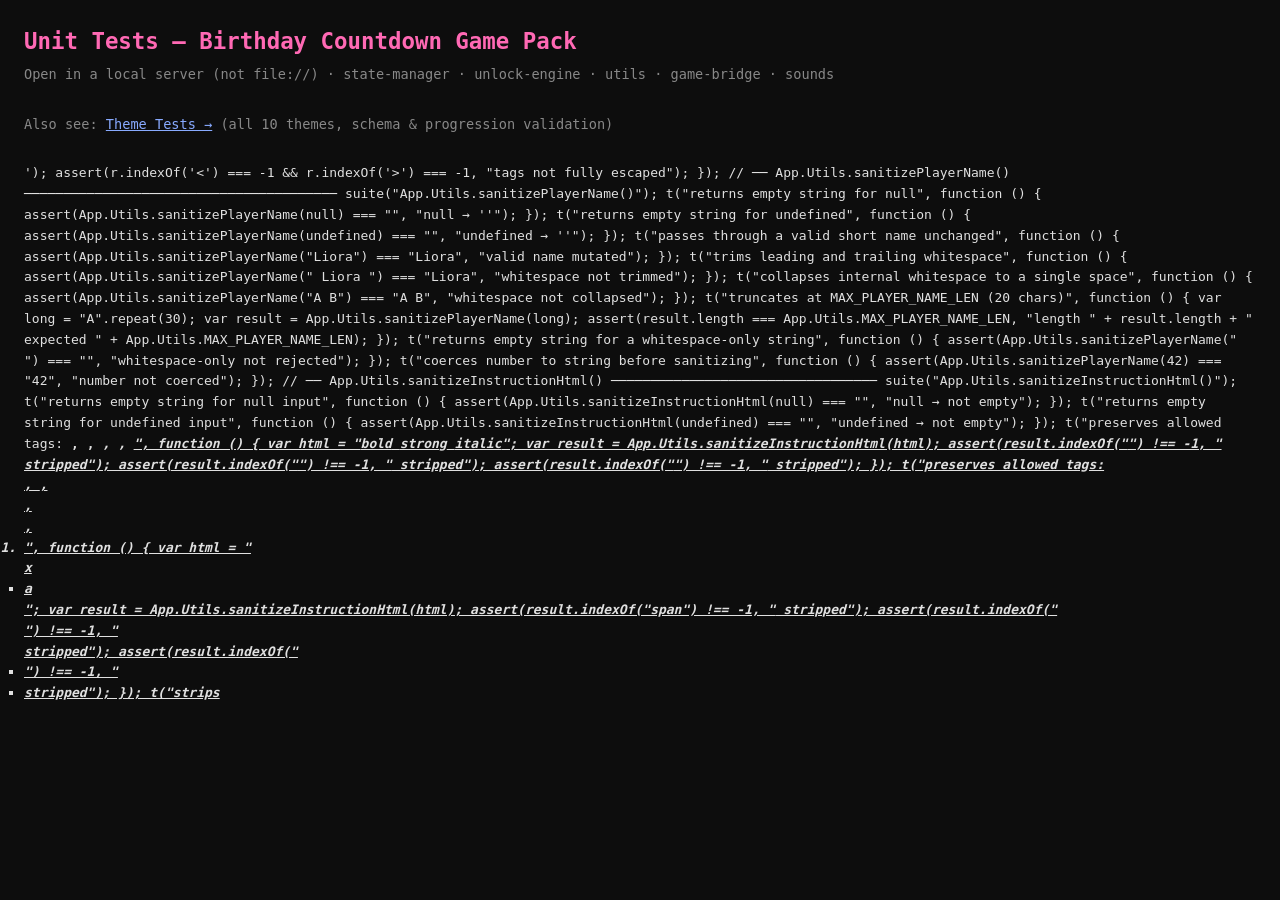
<file: tests/run-tests.html>
<!DOCTYPE html>
<html lang="en">
<head>
  <meta charset="UTF-8">
  <meta name="viewport" content="width=device-width, initial-scale=1">
  <title>Unit Tests — Birthday Countdown Game Pack</title>
  <style>
    * { box-sizing: border-box; margin: 0; padding: 0; }
    body { font-family: monospace; background: #0d0d0d; color: #e0e0e0; padding: 24px; line-height: 1.6; }
    h1 { color: #ff69b4; font-size: 1.4rem; margin-bottom: 4px; }
    .subtitle { color: #888; font-size: 0.85rem; margin-bottom: 28px; }
    h2 { color: #88aaff; font-size: 1rem; margin: 28px 0 8px; border-bottom: 1px solid #222; padding-bottom: 4px; }
    .result { padding: 3px 0; font-size: 0.9rem; }
    .pass { color: #4caf50; }
    .fail { color: #f44336; }
    .fail-detail { color: #f44336; font-size: 0.8rem; padding-left: 20px; opacity: 0.85; }
    .summary { margin-top: 32px; padding: 14px 18px; border-radius: 8px; font-size: 1rem; font-weight: bold; }
    .summary.ok  { background: #0f2e0f; color: #4caf50; border: 1px solid #2a5a2a; }
    .summary.err { background: #2e0f0f; color: #f44336; border: 1px solid #5a2a2a; }
    .note { margin-top: 16px; color: #666; font-size: 0.8rem; }
  </style>
</head>
<body>
  <h1>Unit Tests — Birthday Countdown Game Pack</h1>
  <p class="subtitle">Open in a local server (not file://) · state-manager · unlock-engine · utils · game-bridge · sounds</p>
  <p class="subtitle" style="margin-top:6px">Also see: <a href="theme-tests.html" style="color:#88aaff">Theme Tests →</a> (all 10 themes, schema &amp; progression validation)</p>
  <div id="output"></div>

  <!--
    Load order mirrors the production load order in launcher/index.html.
    state-manager.js runs a one-time migration IIFE on load; that is an
    intentional side effect and is not re-testable per-case. All public
    API methods (load, save, saveBestScore, getBestScore) are tested below.
  -->
  <script src="../engine/panda-adventure.js"></script>
  <script src="../engine/utils.js"></script>
  <script src="../engine/state-manager.js"></script>
  <script src="../engine/unlock-engine.js"></script>
  <script src="../engine/game-bridge.js"></script>
  <script src="../engine/sounds.js"></script>

  <script>
    // ── Minimal test framework ────────────────────────────────────────────────

    var _results   = [];
    var _suite     = "";
    var STATE_KEY  = "birthday_adventure_state_v2";
    var OLD_KEY    = "panda_adventure_state_v2";
    var BRIDGE_KEY = "birthday_adventure_just_completed";
    var OLD_BRIDGE_KEY = "panda_just_completed";

    function suite(name) { _suite = name; }

    function assert(cond, msg) {
      if (!cond) throw new Error(msg || "assertion failed");
    }

    /** Clears the two localStorage keys touched by state-manager between tests. */
    function resetStorage() {
      localStorage.removeItem(STATE_KEY);
      localStorage.removeItem(OLD_KEY);
    }

    function t(name, fn) {
      resetStorage();
      try {
        fn();
        _results.push({ suite: _suite, name: name, ok: true });
      } catch (e) {
        _results.push({ suite: _suite, name: name, ok: false, err: e.message });
      }
    }

    // ── Shared fixtures ───────────────────────────────────────────────────────

    var mockConfig = {
      playerName: "TestKid",
      days: [
        { id: "day1", dayNumber: 1 },
        { id: "day2", dayNumber: 2 },
        { id: "day3", dayNumber: 3 }
      ]
    };

    // birthdayDate = 2026-05-26, totalDays = 10
    // Day 1 starts 9 days before: 2026-05-17
    // Day N starts (10-N) days before the birthday
    var unlockConfig = {
      birthdayDate: "2026-05-26",
      totalDays: 10
    };

    function override(date) {
      return Object.assign({}, unlockConfig, { todayOverride: date });
    }

    // ── state-manager: load() ─────────────────────────────────────────────────

    suite("state-manager › load()");

    t("returns empty state when nothing is saved", function () {
      var s = App.State.load(mockConfig);
      assert(s.playerName        === "TestKid", "playerName from config");
      assert(s.streak            === 0,         "streak starts at 0");
      assert(s.lastCompletedDay  === 0,         "lastCompletedDay starts at 0");
      assert(s.lastUnlockedDay   === 1,         "lastUnlockedDay starts at 1");
      assert(s.progress.day1     === false,     "day1 false");
      assert(s.progress.day2     === false,     "day2 false");
      assert(s.progress.day3     === false,     "day3 false");
    });

    t("restores saved progress, name, and streak from localStorage", function () {
      var saved = {
        playerName: "Hero",
        progress: { day1: true, day2: false, day3: true },
        streak: 2,
        lastCompletedDay: 3,
        lastUnlockedDay: 4
      };
      localStorage.setItem(STATE_KEY, JSON.stringify(saved));
      var s = App.State.load(mockConfig);
      assert(s.playerName       === "Hero", "playerName restored");
      assert(s.progress.day1    === true,   "day1 completed");
      assert(s.progress.day2    === false,  "day2 not completed");
      assert(s.progress.day3    === true,   "day3 completed");
      assert(s.streak           === 2,      "streak restored");
      assert(s.lastCompletedDay === 3,      "lastCompletedDay restored");
      assert(s.lastUnlockedDay  === 4,      "lastUnlockedDay restored");
    });

    t("falls back to base state on corrupt JSON", function () {
      localStorage.setItem(STATE_KEY, "NOT{VALID}JSON");
      var s = App.State.load(mockConfig);
      assert(s.playerName === "TestKid", "config playerName used");
      assert(s.streak     === 0,         "streak reset to 0");
    });

    t("excludes saved days that are not present in current config", function () {
      var saved = {
        progress: { day1: true, day2: true, day99: true },
        streak: 1, lastCompletedDay: 1, lastUnlockedDay: 2
      };
      localStorage.setItem(STATE_KEY, JSON.stringify(saved));
      var s = App.State.load(mockConfig);
      assert(!Object.prototype.hasOwnProperty.call(s.progress, "day99"),
             "day99 excluded (not in config)");
      assert(s.progress.day1 === true, "day1 still present");
    });

    t("coerces non-numeric streak to 0", function () {
      localStorage.setItem(STATE_KEY, JSON.stringify({
        progress: {}, streak: "bad", lastCompletedDay: 0, lastUnlockedDay: 1
      }));
      assert(App.State.load(mockConfig).streak === 0, "invalid streak → 0");
    });

    t("coerces null lastCompletedDay to 0", function () {
      localStorage.setItem(STATE_KEY, JSON.stringify({
        progress: {}, streak: 0, lastCompletedDay: null, lastUnlockedDay: 1
      }));
      assert(App.State.load(mockConfig).lastCompletedDay === 0,
             "null lastCompletedDay → 0");
    });

    t("coerces null lastUnlockedDay to 1", function () {
      localStorage.setItem(STATE_KEY, JSON.stringify({
        progress: {}, streak: 0, lastCompletedDay: 0, lastUnlockedDay: null
      }));
      assert(App.State.load(mockConfig).lastUnlockedDay === 1,
             "null lastUnlockedDay → 1");
    });

    // ── state-manager: save() ─────────────────────────────────────────────────

    suite("state-manager › save()");

    t("persists state to localStorage", function () {
      var s = { playerName: "Tester", progress: { day1: true }, streak: 3,
                lastCompletedDay: 1, lastUnlockedDay: 2 };
      App.State.save(s);
      var raw = localStorage.getItem(STATE_KEY);
      assert(raw !== null, "item written");
      var parsed = JSON.parse(raw);
      assert(parsed.playerName === "Tester", "playerName round-trips");
      assert(parsed.streak     === 3,        "streak round-trips");
    });

    t("round-trips bestScores", function () {
      var s = { playerName: "X", progress: {}, streak: 0,
                lastCompletedDay: 0, lastUnlockedDay: 1,
                bestScores: { day1: 999 } };
      App.State.save(s);
      var parsed = JSON.parse(localStorage.getItem(STATE_KEY));
      assert(parsed.bestScores.day1 === 999, "bestScores round-trips");
    });

    t("calls onSaveError when localStorage throws", function () {
      var called = false;
      var prev   = App.State.onSaveError;
      App.State.onSaveError = function () { called = true; };

      var origSet = localStorage.setItem.bind(localStorage);
      localStorage.setItem = function (k, v) {
        if (k === STATE_KEY) throw new Error("QuotaExceededError");
        origSet(k, v);
      };

      App.State.save({ playerName: "X", progress: {}, streak: 0 });

      localStorage.setItem = origSet;
      App.State.onSaveError = prev;
      assert(called, "onSaveError invoked");
    });

    t("does not throw when onSaveError is null and storage fails", function () {
      var prev = App.State.onSaveError;
      App.State.onSaveError = null;

      var origSet = localStorage.setItem.bind(localStorage);
      localStorage.setItem = function (k) {
        if (k === STATE_KEY) throw new Error("QuotaExceededError");
        origSet.apply(localStorage, arguments);
      };

      var threw = false;
      try { App.State.save({ playerName: "X", progress: {}, streak: 0 }); }
      catch (e) { threw = true; }

      localStorage.setItem = origSet;
      App.State.onSaveError = prev;
      assert(!threw, "no uncaught exception");
    });

    // ── state-manager: saveBestScore() ────────────────────────────────────────

    suite("state-manager › saveBestScore()");

    t("creates bestScores object when absent and saves first score", function () {
      var s = {};
      App.State.saveBestScore(s, "day1", 100);
      assert(s.bestScores && s.bestScores.day1 === 100, "score saved");
    });

    t("returns true for a new high score", function () {
      assert(App.State.saveBestScore({}, "day1", 100) === true,
             "true for first record");
    });

    t("overwrites with higher score and returns true", function () {
      var s = { bestScores: { day1: 50 } };
      var isNew = App.State.saveBestScore(s, "day1", 200);
      assert(isNew === true,          "returns true");
      assert(s.bestScores.day1 === 200, "score updated");
    });

    t("keeps higher score when new score is lower, returns false", function () {
      var s = { bestScores: { day1: 500 } };
      var isNew = App.State.saveBestScore(s, "day1", 50);
      assert(isNew === false,           "returns false");
      assert(s.bestScores.day1 === 500, "original kept");
    });

    t("tracks scores per game independently", function () {
      var s = {};
      App.State.saveBestScore(s, "day1", 100);
      App.State.saveBestScore(s, "day2", 200);
      assert(s.bestScores.day1 === 100, "day1 score correct");
      assert(s.bestScores.day2 === 200, "day2 score correct");
    });

    // ── state-manager: getBestScore() ─────────────────────────────────────────

    suite("state-manager › getBestScore()");

    t("returns the stored score for a known game", function () {
      assert(App.State.getBestScore({ bestScores: { day1: 42 } }, "day1") === 42,
             "returns 42");
    });

    t("returns 0 for a game with no recorded score", function () {
      assert(App.State.getBestScore({ bestScores: {} }, "day99") === 0,
             "unknown game → 0");
    });

    t("returns 0 when bestScores object is missing entirely", function () {
      assert(App.State.getBestScore({}, "day1") === 0,
             "no bestScores → 0");
    });

    // ── unlock-engine: parseDate() ────────────────────────────────────────────

    suite("unlock-engine › parseDate()");

    t("parses ISO date to UTC midnight", function () {
      var d = App.Unlock.parseDate("2026-05-26");
      assert(d.getUTCFullYear() === 2026, "year correct");
      assert(d.getUTCMonth()    === 4,    "month correct (0-indexed May)");
      assert(d.getUTCDate()     === 26,   "day correct");
      assert(d.getUTCHours()    === 0,    "UTC midnight");
    });

    t("handles January month boundary (month index 0)", function () {
      var d = App.Unlock.parseDate("2026-01-01");
      assert(d.getUTCMonth() === 0, "January = 0");
      assert(d.getUTCDate()  === 1, "day = 1");
    });

    t("handles December month boundary (month index 11)", function () {
      var d = App.Unlock.parseDate("2025-12-31");
      assert(d.getUTCMonth() === 11, "December = 11");
      assert(d.getUTCDate()  === 31, "day = 31");
    });

    // ── unlock-engine: getTodayDayNumber() ────────────────────────────────────
    //
    // Birthday: 2026-05-26, totalDays: 10
    // Day N unlocks (10 - N) days before the birthday:
    //   Day  1 → 2026-05-17  (9 days before)
    //   Day  5 → 2026-05-21  (5 days before)
    //   Day 10 → 2026-05-26  (birthday itself)

    suite("unlock-engine › getTodayDayNumber()");

    t("returns 1 when today is exactly 9 days before birthday", function () {
      assert(App.Unlock.getTodayDayNumber(override("2026-05-17")) === 1,
             "day 1 on 2026-05-17");
    });

    t("returns 5 when today is 5 days before birthday", function () {
      assert(App.Unlock.getTodayDayNumber(override("2026-05-21")) === 5,
             "day 5 on 2026-05-21");
    });

    t("returns 9 when today is 1 day before birthday", function () {
      assert(App.Unlock.getTodayDayNumber(override("2026-05-25")) === 9,
             "day 9 on 2026-05-25");
    });

    t("returns totalDays (10) on the birthday itself", function () {
      assert(App.Unlock.getTodayDayNumber(override("2026-05-26")) === 10,
             "day 10 on birthday");
    });

    t("caps at totalDays when today is after the birthday", function () {
      assert(App.Unlock.getTodayDayNumber(override("2026-06-15")) === 10,
             "post-birthday caps at 10");
    });

    t("returns value less than 1 when before the countdown window", function () {
      // 2026-04-01 is 55 days before birthday; todayDay = 10 - 55 = -45
      var d = App.Unlock.getTodayDayNumber(override("2026-04-01"));
      assert(d < 1, "far-before returns < 1 (no games unlocked)");
    });

    t("returns 0 when exactly 10 days before birthday (day 0, not yet started)", function () {
      // 10 days before = 2026-05-16; diffDays=10; todayDay = 10-10 = 0
      assert(App.Unlock.getTodayDayNumber(override("2026-05-16")) === 0,
             "10 days before → day 0");
    });

    // ── unlock-engine: isDayUnlocked() ────────────────────────────────────────

    suite("unlock-engine › isDayUnlocked()");

    t("unlocks a past day (dayNumber < todayDay)", function () {
      assert(App.Unlock.isDayUnlocked(3, 5) === true,
             "day 3 unlocked when today is day 5");
    });

    t("unlocks today's day (dayNumber === todayDay)", function () {
      assert(App.Unlock.isDayUnlocked(5, 5) === true,
             "today's day is unlocked");
    });

    t("locks a future day (dayNumber > todayDay)", function () {
      assert(App.Unlock.isDayUnlocked(5, 3) === false,
             "day 5 locked when today is day 3");
    });

    t("locks day 1 when todayDay is 0 (countdown not yet started)", function () {
      assert(App.Unlock.isDayUnlocked(1, 0) === false,
             "day 1 locked when todayDay = 0");
    });

    t("locks all days when todayDay is negative", function () {
      assert(App.Unlock.isDayUnlocked(1, -5) === false,
             "locked when todayDay < 0");
    });

    t("locks day 10 even when day 9 is reached", function () {
      assert(App.Unlock.isDayUnlocked(10, 9) === false,
             "last day stays locked until its own day");
    });

    // ── unlock-engine: updateProgress() ──────────────────────────────────────

    suite("unlock-engine › updateProgress()");

    t("marks the completed day as true in progress map", function () {
      var s = { progress: { day1: false }, streak: 0, lastCompletedDay: 0, lastUnlockedDay: 1 };
      App.Unlock.updateProgress(s, "day1", 1);
      assert(s.progress.day1 === true, "progress.day1 is true");
    });

    t("increments streak on first completion of a day", function () {
      var s = { progress: { day1: false }, streak: 2, lastCompletedDay: 0, lastUnlockedDay: 1 };
      App.Unlock.updateProgress(s, "day1", 1);
      assert(s.streak === 3, "streak incremented from 2 to 3");
    });

    t("does not increment streak when replaying an already-completed day", function () {
      var s = { progress: { day1: true }, streak: 3, lastCompletedDay: 1, lastUnlockedDay: 2 };
      App.Unlock.updateProgress(s, "day1", 1);
      assert(s.streak === 3, "streak unchanged on replay");
    });

    t("updates lastCompletedDay when completing a later day", function () {
      var s = { progress: { day3: false }, streak: 2, lastCompletedDay: 2, lastUnlockedDay: 3 };
      App.Unlock.updateProgress(s, "day3", 3);
      assert(s.lastCompletedDay === 3, "lastCompletedDay advances to 3");
    });

    t("does not decrease lastCompletedDay when replaying an earlier day", function () {
      var s = { progress: { day1: false }, streak: 5, lastCompletedDay: 5, lastUnlockedDay: 6 };
      App.Unlock.updateProgress(s, "day1", 1);
      assert(s.lastCompletedDay === 5, "lastCompletedDay stays at 5");
    });

    t("advances lastUnlockedDay to dayNumber + 1", function () {
      var s = { progress: { day3: false }, streak: 2, lastCompletedDay: 2, lastUnlockedDay: 3 };
      App.Unlock.updateProgress(s, "day3", 3);
      assert(s.lastUnlockedDay === 4, "day 4 now unlocked");
    });

    t("does not decrease lastUnlockedDay when replaying an earlier day", function () {
      var s = { progress: { day1: false }, streak: 5, lastCompletedDay: 5, lastUnlockedDay: 8 };
      App.Unlock.updateProgress(s, "day1", 1);
      assert(s.lastUnlockedDay === 8, "lastUnlockedDay stays at 8");
    });

    t("completing day 10 sets lastUnlockedDay to 11 (past the end, safe)", function () {
      var s = { progress: { day10: false }, streak: 9, lastCompletedDay: 9, lastUnlockedDay: 10 };
      App.Unlock.updateProgress(s, "day10", 10);
      assert(s.lastUnlockedDay === 11, "lastUnlockedDay = 11 after final day");
    });

    // ── App.Utils.escapeHtml() ────────────────────────────────────────────────

    suite("App.Utils.escapeHtml()");

    t("escapes & to &amp;", function () {
      assert(App.Utils.escapeHtml("a&b") === "a&amp;b", "& not escaped");
    });

    t("escapes < to &lt;", function () {
      assert(App.Utils.escapeHtml("<div>") === "&lt;div&gt;", "< not escaped");
    });

    t("escapes > to &gt;", function () {
      assert(App.Utils.escapeHtml(">") === "&gt;", "> not escaped");
    });

    t("escapes \" to &quot;", function () {
      assert(App.Utils.escapeHtml('"hi"') === '&quot;hi&quot;', "\" not escaped");
    });

    t("escapes ' to &#39;", function () {
      assert(App.Utils.escapeHtml("it's") === "it&#39;s", "' not escaped");
    });

    t("escapes ` to &#96;", function () {
      assert(App.Utils.escapeHtml("`") === "&#96;", "` not escaped");
    });

    t("leaves plain text unchanged", function () {
      assert(App.Utils.escapeHtml("hello world") === "hello world", "plain text mutated");
    });

    t("coerces non-string to string before escaping", function () {
      assert(App.Utils.escapeHtml(42) === "42", "number not coerced");
    });

    t("escapes a full script tag", function () {
      var r = App.Utils.escapeHtml('<script>alert(1)</script>');
      assert(r.indexOf('<') === -1 && r.indexOf('>') === -1, "tags not fully escaped");
    });

    // ── App.Utils.sanitizePlayerName() ────────────────────────────────────────

    suite("App.Utils.sanitizePlayerName()");

    t("returns empty string for null", function () {
      assert(App.Utils.sanitizePlayerName(null) === "", "null → ''");
    });

    t("returns empty string for undefined", function () {
      assert(App.Utils.sanitizePlayerName(undefined) === "", "undefined → ''");
    });

    t("passes through a valid short name unchanged", function () {
      assert(App.Utils.sanitizePlayerName("Liora") === "Liora", "valid name mutated");
    });

    t("trims leading and trailing whitespace", function () {
      assert(App.Utils.sanitizePlayerName("  Liora  ") === "Liora", "whitespace not trimmed");
    });

    t("collapses internal whitespace to a single space", function () {
      assert(App.Utils.sanitizePlayerName("A   B") === "A B", "whitespace not collapsed");
    });

    t("truncates at MAX_PLAYER_NAME_LEN (20 chars)", function () {
      var long = "A".repeat(30);
      var result = App.Utils.sanitizePlayerName(long);
      assert(result.length === App.Utils.MAX_PLAYER_NAME_LEN,
             "length " + result.length + " expected " + App.Utils.MAX_PLAYER_NAME_LEN);
    });

    t("returns empty string for a whitespace-only string", function () {
      assert(App.Utils.sanitizePlayerName("   ") === "", "whitespace-only not rejected");
    });

    t("coerces number to string before sanitizing", function () {
      assert(App.Utils.sanitizePlayerName(42) === "42", "number not coerced");
    });

    // ── App.Utils.sanitizeInstructionHtml() ──────────────────────────────────

    suite("App.Utils.sanitizeInstructionHtml()");

    t("returns empty string for null input", function () {
      assert(App.Utils.sanitizeInstructionHtml(null) === "", "null → not empty");
    });

    t("returns empty string for undefined input", function () {
      assert(App.Utils.sanitizeInstructionHtml(undefined) === "", "undefined → not empty");
    });

    t("preserves allowed tags: <b>, <strong>, <i>, <em>, <u>", function () {
      var html = "<b>bold</b> <strong>strong</strong> <i>italic</i>";
      var result = App.Utils.sanitizeInstructionHtml(html);
      assert(result.indexOf("<b>") !== -1, "<b> stripped");
      assert(result.indexOf("<strong>") !== -1, "<strong> stripped");
      assert(result.indexOf("<i>") !== -1, "<i> stripped");
    });

    t("preserves allowed tags: <br>, <span>, <ul>, <ol>, <li>", function () {
      var html = "<br><span>x</span><ul><li>a</li></ul>";
      var result = App.Utils.sanitizeInstructionHtml(html);
      assert(result.indexOf("span") !== -1, "<span> stripped");
      assert(result.indexOf("<ul>") !== -1, "<ul> stripped");
      assert(result.indexOf("<li>") !== -1, "<li> stripped");
    });

    t("strips <script> tags entirely", function () {
      var html = '<b>ok</b><script>alert(1)<\/script>';
      var result = App.Utils.sanitizeInstructionHtml(html);
      assert(result.toLowerCase().indexOf("script") === -1, "<script> not stripped");
      assert(result.indexOf("alert") === -1, "script content not stripped");
    });

    t("strips unknown tags like <blink> but preserves their text", function () {
      var html = "<blink>hello</blink>";
      var result = App.Utils.sanitizeInstructionHtml(html);
      assert(result.indexOf("<blink>") === -1, "<blink> not stripped");
      assert(result.indexOf("hello") !== -1, "text content lost");
    });

    t("strips event-handler attributes (onclick, onerror) from allowed tags", function () {
      var html = '<b onclick="evil()">text</b>';
      var result = App.Utils.sanitizeInstructionHtml(html);
      assert(result.indexOf("onclick") === -1, "onclick not stripped");
      assert(result.indexOf("text") !== -1, "text content lost");
    });

    t("preserves style and class attributes on allowed tags", function () {
      var html = '<span style="color:red" class="highlight">hi</span>';
      var result = App.Utils.sanitizeInstructionHtml(html);
      assert(result.indexOf("style") !== -1, "style attr stripped");
      assert(result.indexOf("class") !== -1, "class attr stripped");
    });

    t("strips data-* attributes from allowed tags", function () {
      var html = '<b data-x="secret">text</b>';
      var result = App.Utils.sanitizeInstructionHtml(html);
      assert(result.indexOf("data-x") === -1, "data-x not stripped");
    });

    t("preserves plain text nodes unchanged", function () {
      var result = App.Utils.sanitizeInstructionHtml("hello world");
      assert(result === "hello world", "plain text mutated");
    });

    // ── App.Bridge.sendComplete() ─────────────────────────────────────────────

    suite("App.Bridge.sendComplete()");

    t("writes a GAME_COMPLETE payload to localStorage under the correct key", function () {
      localStorage.removeItem(BRIDGE_KEY);
      App.Bridge._navigate = function () {};
      App.Bridge.sendComplete({ gameId: "day1", score: 100, level: 5 });
      var raw = localStorage.getItem(BRIDGE_KEY);
      assert(raw !== null, "nothing written to localStorage");
      var parsed = JSON.parse(raw);
      assert(parsed.type === "GAME_COMPLETE", "type not set to GAME_COMPLETE");
      assert(parsed.gameId === "day1", "gameId not preserved");
      assert(parsed.score === 100, "score not preserved");
      localStorage.removeItem(BRIDGE_KEY);
    });

    t("sets payload.type to GAME_COMPLETE even if not provided", function () {
      localStorage.removeItem(BRIDGE_KEY);
      App.Bridge._navigate = function () {};
      App.Bridge.sendComplete({ gameId: "day2", score: 50, level: 1 });
      var parsed = JSON.parse(localStorage.getItem(BRIDGE_KEY));
      assert(parsed.type === "GAME_COMPLETE", "type missing");
      localStorage.removeItem(BRIDGE_KEY);
    });

    t("calls _navigate with the launcher URL", function () {
      localStorage.removeItem(BRIDGE_KEY);
      var navigatedTo = null;
      App.Bridge._navigate = function (url) { navigatedTo = url; };
      App.Bridge.sendComplete({ gameId: "day1", score: 0, level: 1 });
      assert(navigatedTo !== null, "_navigate was not called");
      assert(navigatedTo.indexOf("launcher") !== -1, "URL does not point to launcher");
      localStorage.removeItem(BRIDGE_KEY);
    });

    // ── App.Bridge.listen() ───────────────────────────────────────────────────

    suite("App.Bridge.listen()");

    t("calls onComplete immediately when a payload is in localStorage", function () {
      localStorage.removeItem(BRIDGE_KEY);
      var payload = JSON.stringify({ type: "GAME_COMPLETE", gameId: "day3", score: 99, level: 3 });
      localStorage.setItem(BRIDGE_KEY, payload);
      var received = null;
      App.Bridge.listen(function (p) { received = p; });
      assert(received !== null, "onComplete not called");
      assert(received.gameId === "day3", "gameId wrong: " + (received && received.gameId));
      assert(received.score === 99, "score wrong");
    });

    t("removes the localStorage key after reading it", function () {
      localStorage.setItem(BRIDGE_KEY, JSON.stringify({ type: "GAME_COMPLETE", gameId: "day4", score: 1, level: 1 }));
      App.Bridge.listen(function () {});
      assert(localStorage.getItem(BRIDGE_KEY) === null, "BRIDGE_KEY not cleared after listen");
    });

    t("does not call onComplete when localStorage is empty", function () {
      localStorage.removeItem(BRIDGE_KEY);
      var called = false;
      App.Bridge.listen(function () { called = true; });
      assert(!called, "onComplete called spuriously");
    });

    t("does not call onComplete for malformed JSON in localStorage", function () {
      localStorage.setItem(BRIDGE_KEY, "NOT_JSON");
      var called = false;
      App.Bridge.listen(function () { called = true; });
      assert(!called, "onComplete called for malformed JSON");
      localStorage.removeItem(BRIDGE_KEY);
    });

    t("does not call onComplete for a payload with wrong type", function () {
      localStorage.setItem(BRIDGE_KEY, JSON.stringify({ type: "SOMETHING_ELSE", gameId: "day1" }));
      var called = false;
      App.Bridge.listen(function () { called = true; });
      assert(!called, "onComplete called for wrong type");
      localStorage.removeItem(BRIDGE_KEY);
    });

    t("reads and clears old key as migration fallback", function () {
      localStorage.removeItem(BRIDGE_KEY);
      localStorage.setItem("panda_just_completed",
        JSON.stringify({ type: "GAME_COMPLETE", gameId: "day1", score: 5, level: 1 }));
      var received = null;
      App.Bridge.listen(function (p) { received = p; });
      assert(received !== null, "old key not read");
      assert(received.gameId === "day1", "gameId wrong from old key");
      assert(localStorage.getItem("panda_just_completed") === null, "old key not cleared");
    });

    // ── App.Sounds ────────────────────────────────────────────────────────────

    suite("App.Sounds");

    t("_muted starts as false", function () {
      assert(App.Sounds._muted === false, "_muted initial value wrong");
    });

    t("_ctx starts as null (lazy init)", function () {
      assert(App.Sounds._ctx === null, "_ctx should start null");
    });

    t("toggleMute() returns true on first call (now muted)", function () {
      App.Sounds._muted = false;
      assert(App.Sounds.toggleMute() === true, "first toggleMute should return true");
    });

    t("toggleMute() returns false on second call (now unmuted)", function () {
      App.Sounds._muted = true;
      assert(App.Sounds.toggleMute() === false, "second toggleMute should return false");
    });

    t("play() does not throw when muted and no AudioContext", function () {
      App.Sounds._muted = true;
      var threw = false;
      try { App.Sounds.play("match"); } catch (e) { threw = true; }
      assert(!threw, "play() threw while muted");
      App.Sounds._muted = false;
    });

    t("play() does not throw for all known types when AudioContext unavailable", function () {
      App.Sounds._muted = false;
      var savedCtx = App.Sounds._ctx;
      App.Sounds._ctx = null;
      var types = ["match", "catch", "wrong", "levelUp", "gameOver", "unknown"];
      var threw = false;
      try {
        types.forEach(function (type) { App.Sounds.play(type); });
      } catch (e) { threw = true; }
      App.Sounds._ctx = savedCtx;
      assert(!threw, "play() threw without AudioContext");
    });

    t("playBirthdayJingle() does not throw when muted", function () {
      App.Sounds._muted = true;
      var threw = false;
      try { App.Sounds.playBirthdayJingle(); } catch (e) { threw = true; }
      assert(!threw, "playBirthdayJingle() threw while muted");
      App.Sounds._muted = false;
    });

    t("init() does not throw if AudioContext is unavailable", function () {
      var savedCtx = App.Sounds._ctx;
      App.Sounds._ctx = null;
      var savedAC = window.AudioContext;
      var savedWAC = window.webkitAudioContext;
      window.AudioContext = undefined;
      window.webkitAudioContext = undefined;
      var threw = false;
      try { App.Sounds.init(); } catch (e) { threw = true; }
      window.AudioContext = savedAC;
      window.webkitAudioContext = savedWAC;
      App.Sounds._ctx = savedCtx;
      assert(!threw, "init() threw without AudioContext");
    });

    // ── Render results ────────────────────────────────────────────────────────

    (function () {
      var out  = document.getElementById("output");
      var pass = 0, fail = 0;
      var lastSuite = "";

      for (var i = 0; i < _results.length; i++) {
        var r = _results[i];

        if (r.suite !== lastSuite) {
          lastSuite = r.suite;
          var h = document.createElement("h2");
          h.textContent = r.suite;
          out.appendChild(h);
        }

        var row = document.createElement("div");
        row.className = "result " + (r.ok ? "pass" : "fail");
        row.textContent = (r.ok ? "✓ " : "✗ ") + r.name;
        out.appendChild(row);

        if (!r.ok) {
          var detail = document.createElement("div");
          detail.className = "fail-detail";
          detail.textContent = r.err;
          out.appendChild(detail);
        }

        if (r.ok) pass++; else fail++;
      }

      var summary = document.createElement("div");
      summary.className = "summary " + (fail === 0 ? "ok" : "err");
      summary.textContent = pass + " passed · " + fail + " failed · " +
                            (pass + fail) + " total";
      out.appendChild(summary);

      var note = document.createElement("p");
      note.className = "note";
      note.textContent =
        "Note: state-manager.js runs a one-time localStorage migration on script " +
        "load (IIFE). That side effect is intentional and is not re-tested per-case. " +
        "App.Sounds tests skip Web Audio playback (hardware-dependent); init/mute/toggle paths are covered.";
      out.appendChild(note);
    })();
  </script>
</body>
</html>
</file>
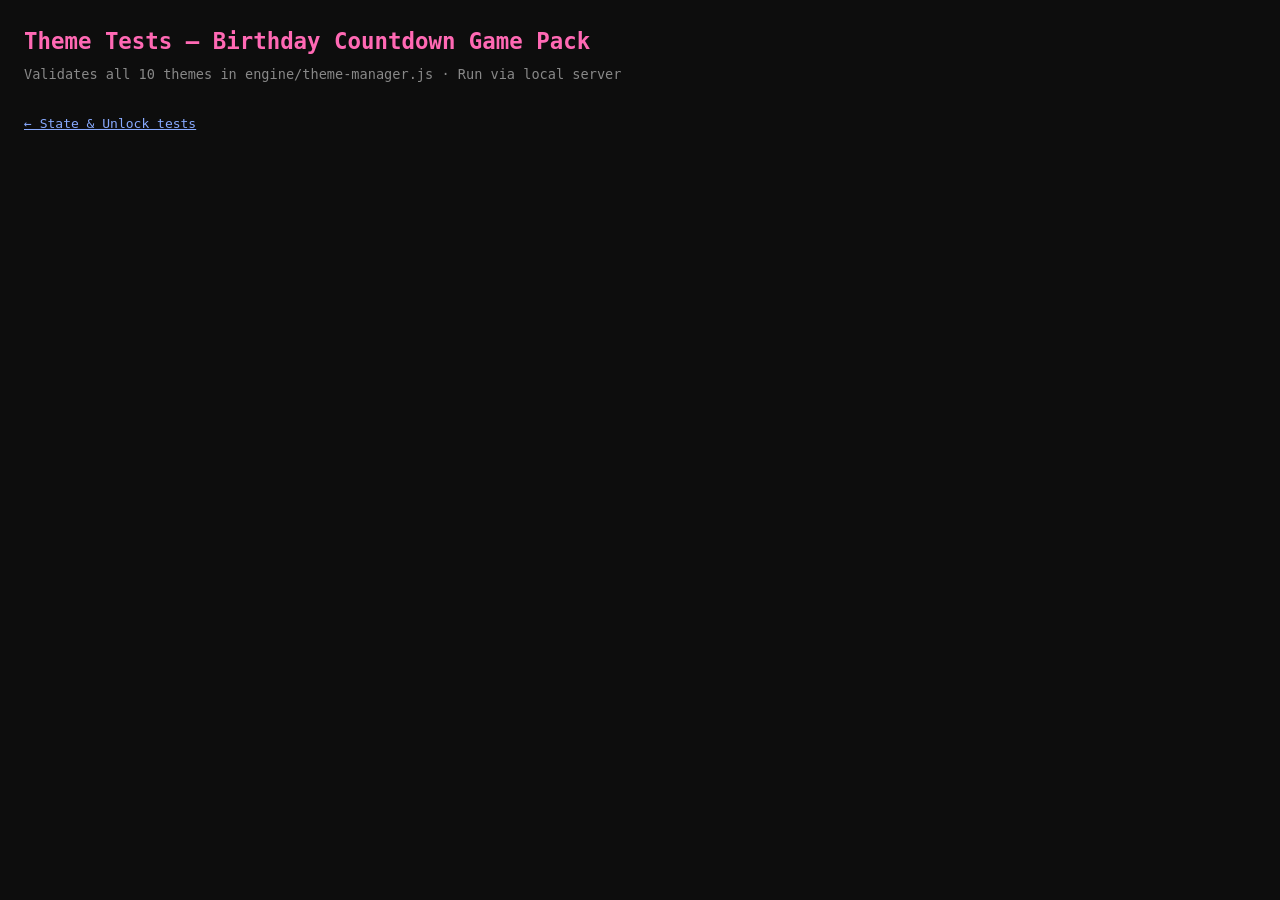
<file: tests/theme-tests.html>
<!DOCTYPE html>
<html lang="en">
<head>
  <meta charset="UTF-8">
  <meta name="viewport" content="width=device-width, initial-scale=1">
  <title>Theme Tests — Birthday Countdown Game Pack</title>
  <style>
    * { box-sizing: border-box; margin: 0; padding: 0; }
    body { font-family: monospace; background: #0d0d0d; color: #e0e0e0; padding: 24px; line-height: 1.6; }
    h1 { color: #ff69b4; font-size: 1.4rem; margin-bottom: 4px; }
    .subtitle { color: #888; font-size: 0.85rem; margin-bottom: 28px; }
    h2 { color: #88aaff; font-size: 1rem; margin: 28px 0 8px; border-bottom: 1px solid #222; padding-bottom: 4px; }
    .result { padding: 3px 0; font-size: 0.9rem; }
    .pass { color: #4caf50; }
    .fail { color: #f44336; font-weight: bold; }
    .fail-detail { color: #f44336; font-size: 0.8rem; padding-left: 20px; opacity: 0.85; margin-bottom: 4px; }
    .summary { margin-top: 32px; padding: 14px 18px; border-radius: 8px; font-size: 1rem; font-weight: bold; }
    .summary.ok  { background: #0f2e0f; color: #4caf50; border: 1px solid #2a5a2a; }
    .summary.err { background: #2e0f0f; color: #f44336; border: 1px solid #5a2a2a; }
    .note { margin-top: 16px; color: #666; font-size: 0.8rem; }
    .back { margin-bottom: 20px; }
    .back a { color: #88aaff; }
  </style>
</head>
<body>
  <h1>Theme Tests — Birthday Countdown Game Pack</h1>
  <p class="subtitle">Validates all 10 themes in engine/theme-manager.js · Run via local server</p>
  <p class="back"><a href="run-tests.html">← State &amp; Unlock tests</a></p>
  <div id="output"></div>

  <script src="../engine/panda-adventure.js"></script>
  <script src="../engine/theme-manager.js"></script>

  <script>
    // ── Minimal test framework ────────────────────────────────────────────────

    var _results = [];
    var _suite   = "";

    function suite(name) { _suite = name; }

    function assert(cond, msg) {
      if (!cond) throw new Error(msg || "assertion failed");
    }

    function t(name, fn) {
      try {
        fn();
        _results.push({ suite: _suite, name: name, ok: true });
      } catch (e) {
        _results.push({ suite: _suite, name: name, ok: false, err: e.message });
      }
    }

    // ── Theme contract constants ───────────────────────────────────────────────

    var THEME_NAMES = [
      'transformer','panda','penguin','brainrot',
      'pirate','dino','minecraft','pokemon','unicorn','space'
    ];

    var DAY_IDS = ['day1','day2','day3','day4','day5','day6','day7','day8','day9','day10'];

    var REQUIRED_COLORS = [
      'bg', 'surface', 'surface-2', 'text', 'muted',
      'accent', 'accent-dark', 'accent-2', 'danger',
      'green-dark', 'green-mid', 'green-bright', 'green-light', 'green-pale',
      'yellow', 'yellow-dark', 'card-past', 'card-today', 'stripe-color'
    ];

    var REQUIRED_CANVAS = [
      'bgFill', 'bgStripe', 'bgGround', 'bgGroundDark', 'bgCloud',
      'collectFill', 'collectDark', 'collectAccent',
      'enemyFill', 'enemyStripe', 'enemyWing',
      'playerBody', 'playerLight', 'playerDark', 'playerAccent'
    ];

    var REQUIRED_ICONS = ['player', 'collect', 'enemy', 'life', 'hole'];

    // Core strings every theme must define
    var REQUIRED_STRINGS = [
      'appTitle', 'playBtn', 'mascotSays', 'howToFallback',
      'completionPrefix', 'completionSuffix', 'winBtn', 'retryBtn',
      'resultsBtn', 'bgTexture'
    ];

    var REQUIRED_QUEST = [
      'stage1Title', 'stage1PathA', 'stage1PathB', 'stage1Trap',
      'stage2Title', 'stage3Title', 'stage3BtnText', 'finishText'
    ];

    var VALID_TEXTURES = ['bamboo', 'circuit', 'ice', 'wave'];
    var VALID_MEMORY_TYPES = ['memory', 'pattern', 'speed'];

    // Resolve all themes once (no config overrides)
    var ALL_THEMES = App.Theme.resolveThemes({});

    // ── Helper functions ──────────────────────────────────────────────────────

    function isNonEmptyString(v) {
      return typeof v === 'string' && v.trim().length > 0;
    }

    function isHexColor(v) {
      return typeof v === 'string' &&
             (/^#([0-9a-fA-F]{3}|[0-9a-fA-F]{6}|[0-9a-fA-F]{8})$/.test(v) ||
              v.startsWith('rgba(') || v.startsWith('rgb('));
    }

    function isFiveLetterWord(w) {
      return typeof w === 'string' && /^[A-Z]{5}$/.test(w);
    }

    // ── Per-theme tests (run for all 10 themes) ───────────────────────────────

    THEME_NAMES.forEach(function (themeName) {
      var displayName = themeName.charAt(0).toUpperCase() + themeName.slice(1);
      var th = ALL_THEMES[themeName];

      suite(displayName + " Theme");

      // ── Existence ────────────────────────────────────────────────────────

      t("exists in themes registry", function () {
        assert(th && typeof th === 'object', themeName + " not found in resolveThemes()");
      });

      t("has non-empty name and mascot", function () {
        assert(isNonEmptyString(th.name),   "name is empty");
        assert(isNonEmptyString(th.mascot), "mascot is empty");
      });

      // ── Colors ───────────────────────────────────────────────────────────

      t("has all " + REQUIRED_COLORS.length + " required CSS color tokens", function () {
        var missing = [];
        REQUIRED_COLORS.forEach(function (key) {
          if (!th.colors || !isNonEmptyString(th.colors[key])) missing.push(key);
        });
        assert(missing.length === 0, "missing color tokens: " + missing.join(', '));
      });

      t("color token values are valid CSS colors", function () {
        var bad = [];
        REQUIRED_COLORS.forEach(function (key) {
          var v = th.colors && th.colors[key];
          if (v && !isHexColor(v)) bad.push(key + "=" + v);
        });
        assert(bad.length === 0, "non-CSS color values: " + bad.join('; '));
      });

      // ── Canvas ───────────────────────────────────────────────────────────

      t("has all " + REQUIRED_CANVAS.length + " required canvas color keys", function () {
        var missing = [];
        REQUIRED_CANVAS.forEach(function (key) {
          if (!th.canvas || !isNonEmptyString(th.canvas[key])) missing.push(key);
        });
        assert(missing.length === 0, "missing canvas keys: " + missing.join(', '));
      });

      // ── Icons ────────────────────────────────────────────────────────────

      t("has all 5 icon keys (player, collect, enemy, life, hole) with values", function () {
        var missing = [];
        REQUIRED_ICONS.forEach(function (key) {
          if (!th.icons || !isNonEmptyString(th.icons[key])) missing.push(key);
        });
        assert(missing.length === 0, "missing icon keys: " + missing.join(', '));
      });

      // ── Strings ──────────────────────────────────────────────────────────

      t("has all " + REQUIRED_STRINGS.length + " required string keys with non-empty values", function () {
        var missing = [];
        REQUIRED_STRINGS.forEach(function (key) {
          if (!th.strings || !isNonEmptyString(th.strings[key])) missing.push(key);
        });
        assert(missing.length === 0, "missing strings: " + missing.join(', '));
      });

      t("bgTexture references a known texture name", function () {
        var tex = th.strings && th.strings.bgTexture;
        assert(VALID_TEXTURES.indexOf(tex) !== -1,
               "bgTexture '" + tex + "' not in [" + VALID_TEXTURES.join(', ') + "]");
      });

      // ── Games (all 10 days) ───────────────────────────────────────────────

      t("has a non-empty themed title for all 10 days", function () {
        var bad = [];
        DAY_IDS.forEach(function (id) {
          var entry = th.games && th.games[id];
          if (!entry || !isNonEmptyString(entry.title)) bad.push(id);
        });
        assert(bad.length === 0, "missing titles for days: " + bad.join(', '));
      });

      t("has a non-empty clue for all 10 days", function () {
        var bad = [];
        DAY_IDS.forEach(function (id) {
          var entry = th.games && th.games[id];
          if (!entry || !isNonEmptyString(entry.clue)) bad.push(id);
        });
        assert(bad.length === 0, "missing clues for days: " + bad.join(', '));
      });

      t("day10 clue contains a birthday message", function () {
        var clue = th.games && th.games.day10 && th.games.day10.clue;
        assert(isNonEmptyString(clue) &&
               clue.toLowerCase().indexOf('birthday') !== -1,
               "day10 clue missing 'birthday': " + clue);
      });

      // ── cardEmojis & patternEmojis ────────────────────────────────────────

      t("cardEmojis has at least 20 entries (enough for a 5×4 Memory grid)", function () {
        assert(Array.isArray(th.cardEmojis) && th.cardEmojis.length >= 20,
               "only " + (th.cardEmojis && th.cardEmojis.length) + " cardEmojis");
      });

      t("cardEmojis are all non-empty strings", function () {
        var bad = [];
        (th.cardEmojis || []).forEach(function (e, i) {
          if (!isNonEmptyString(e)) bad.push(i);
        });
        assert(bad.length === 0, "empty cardEmoji at indices: " + bad.join(', '));
      });

      t("patternEmojis has at least 9 entries (for a 3×3 pattern grid)", function () {
        assert(Array.isArray(th.patternEmojis) && th.patternEmojis.length >= 9,
               "only " + (th.patternEmojis && th.patternEmojis.length) + " patternEmojis");
      });

      // ── memoryLevels ──────────────────────────────────────────────────────

      t("memoryLevels has exactly 10 entries", function () {
        assert(Array.isArray(th.memoryLevels) && th.memoryLevels.length === 10,
               "expected 10, got " + (th.memoryLevels && th.memoryLevels.length));
      });

      t("memoryLevels ids are 1–10 in sequential order", function () {
        var ids = (th.memoryLevels || []).map(function (l) { return l.id; });
        var expected = [1,2,3,4,5,6,7,8,9,10];
        expected.forEach(function (n, i) {
          assert(ids[i] === n, "id at index " + i + " is " + ids[i] + ", expected " + n);
        });
      });

      t("each memoryLevel has id, name, emoji, type, badge, and starMoves[3]", function () {
        (th.memoryLevels || []).forEach(function (lv, i) {
          assert(typeof lv.id === 'number',         "level " + i + ": id not a number");
          assert(isNonEmptyString(lv.name),         "level " + i + ": name empty");
          assert(isNonEmptyString(lv.emoji),        "level " + i + ": emoji empty");
          assert(VALID_MEMORY_TYPES.indexOf(lv.type) !== -1,
                 "level " + i + ": invalid type '" + lv.type + "'");
          assert(isNonEmptyString(lv.badge),        "level " + i + ": badge empty");
          assert(Array.isArray(lv.starMoves) && lv.starMoves.length === 3,
                 "level " + i + ": starMoves must be array of 3");
        });
      });

      t("each memoryLevel has type-appropriate grid fields", function () {
        (th.memoryLevels || []).forEach(function (lv, i) {
          if (lv.type === 'memory' || lv.type === 'speed') {
            assert(typeof lv.cols === 'number' && typeof lv.rows === 'number',
                   "level " + i + " (type=" + lv.type + "): missing cols/rows");
          } else if (lv.type === 'pattern') {
            assert(typeof lv.patternLen === 'number' && typeof lv.gridSize === 'number',
                   "level " + i + " (pattern): missing patternLen/gridSize");
          }
        });
      });

      // ── catchLevels ───────────────────────────────────────────────────────

      t("catchLevels has exactly 10 entries with required fields", function () {
        assert(Array.isArray(th.catchLevels) && th.catchLevels.length === 10,
               "expected 10, got " + (th.catchLevels && th.catchLevels.length));
        (th.catchLevels || []).forEach(function (lv, i) {
          ['num','target','time','speed','enemyChance','spawnRate'].forEach(function (k) {
            assert(typeof lv[k] === 'number',
                   "catchLevel " + i + " missing numeric field '" + k + "'");
          });
        });
      });

      t("catchLevels nums are 1–10 in order", function () {
        (th.catchLevels || []).forEach(function (lv, i) {
          assert(lv.num === i + 1, "catchLevel " + i + " num=" + lv.num + ", expected " + (i+1));
        });
      });

      t("catchLevels speed increases monotonically across levels", function () {
        var lvs = th.catchLevels || [];
        for (var i = 1; i < lvs.length; i++) {
          assert(lvs[i].speed >= lvs[i-1].speed,
                 "speed drops at level " + (i+1) + ": " + lvs[i].speed + " < " + lvs[i-1].speed);
        }
      });

      t("catchLevels target increases monotonically across levels", function () {
        var lvs = th.catchLevels || [];
        for (var i = 1; i < lvs.length; i++) {
          assert(lvs[i].target >= lvs[i-1].target,
                 "target drops at level " + (i+1) + ": " + lvs[i].target + " < " + lvs[i-1].target);
        }
      });

      // ── stackLevels ───────────────────────────────────────────────────────

      t("stackLevels has exactly 10 entries with required fields", function () {
        assert(Array.isArray(th.stackLevels) && th.stackLevels.length === 10,
               "expected 10, got " + (th.stackLevels && th.stackLevels.length));
        (th.stackLevels || []).forEach(function (lv, i) {
          ['num','target','time','speed'].forEach(function (k) {
            assert(typeof lv[k] === 'number',
                   "stackLevel " + i + " missing numeric field '" + k + "'");
          });
        });
      });

      t("stackLevels speed increases monotonically across levels", function () {
        var lvs = th.stackLevels || [];
        for (var i = 1; i < lvs.length; i++) {
          assert(lvs[i].speed >= lvs[i-1].speed,
                 "speed drops at level " + (i+1) + ": " + lvs[i].speed + " < " + lvs[i-1].speed);
        }
      });

      t("stackLevels target increases monotonically across levels", function () {
        var lvs = th.stackLevels || [];
        for (var i = 1; i < lvs.length; i++) {
          assert(lvs[i].target >= lvs[i-1].target,
                 "target drops at level " + (i+1) + ": " + lvs[i].target + " < " + lvs[i-1].target);
        }
      });

      // ── wordleLevels ──────────────────────────────────────────────────────

      t("wordleLevels has exactly 10 entries", function () {
        assert(Array.isArray(th.wordleLevels) && th.wordleLevels.length === 10,
               "expected 10, got " + (th.wordleLevels && th.wordleLevels.length));
      });

      t("all wordleLevel words are exactly 5 uppercase letters [A-Z]", function () {
        var bad = [];
        (th.wordleLevels || []).forEach(function (lv, i) {
          if (!isFiveLetterWord(lv.word)) bad.push(i + ":'" + lv.word + "'");
        });
        assert(bad.length === 0,
               "words that are NOT 5 uppercase letters: " + bad.join(', '));
      });

      t("all wordleLevel words are unique within the theme", function () {
        var seen = {};
        var dupes = [];
        (th.wordleLevels || []).forEach(function (lv) {
          var w = lv.word;
          if (seen[w]) dupes.push(w);
          seen[w] = true;
        });
        assert(dupes.length === 0, "duplicate wordle words: " + dupes.join(', '));
      });

      t("all wordleLevel entries have a non-empty hint", function () {
        var bad = [];
        (th.wordleLevels || []).forEach(function (lv, i) {
          if (!isNonEmptyString(lv.hint)) bad.push(i);
        });
        assert(bad.length === 0, "missing hints at indices: " + bad.join(', '));
      });

      // ── mosaicLevels ──────────────────────────────────────────────────────

      t("mosaicLevels has exactly 10 entries (one per game level)", function () {
        assert(Array.isArray(th.mosaicLevels) && th.mosaicLevels.length === 10,
               "expected 10, got " + (th.mosaicLevels && th.mosaicLevels.length));
      });

      t("each mosaicLevel has a numeric num and non-empty label", function () {
        var bad = [];
        (th.mosaicLevels || []).forEach(function (lv, i) {
          if (typeof lv.num !== 'number' || !isNonEmptyString(lv.label)) bad.push(i);
        });
        assert(bad.length === 0, "malformed mosaicLevels at indices: " + bad.join(', '));
      });

      // ── mosaicColors ─────────────────────────────────────────────────────

      t("mosaicColors has 8 elements: null at index 0, then 7 color strings", function () {
        assert(Array.isArray(th.mosaicColors) && th.mosaicColors.length === 8,
               "expected 8 mosaicColors, got " + (th.mosaicColors && th.mosaicColors.length));
        assert(th.mosaicColors[0] === null, "mosaicColors[0] must be null (unused slot)");
        for (var i = 1; i < 8; i++) {
          assert(isNonEmptyString(th.mosaicColors[i]),
                 "mosaicColors[" + i + "] is empty");
        }
      });

      // ── confettiColors ────────────────────────────────────────────────────

      t("confettiColors has at least 6 color strings", function () {
        assert(Array.isArray(th.confettiColors) && th.confettiColors.length >= 6,
               "only " + (th.confettiColors && th.confettiColors.length) + " confettiColors");
        (th.confettiColors || []).forEach(function (c, i) {
          assert(isNonEmptyString(c), "confettiColors[" + i + "] is empty");
        });
      });

      // ── paintMessages ─────────────────────────────────────────────────────

      t("paintMessages has exactly 4 entries: '' then 3 non-empty strings", function () {
        assert(Array.isArray(th.paintMessages) && th.paintMessages.length === 4,
               "expected 4 paintMessages, got " + (th.paintMessages && th.paintMessages.length));
        assert(th.paintMessages[0] === '',
               "paintMessages[0] must be empty (0-star placeholder)");
        for (var i = 1; i <= 3; i++) {
          assert(isNonEmptyString(th.paintMessages[i]),
                 "paintMessages[" + i + "] is empty");
        }
      });

      // ── quest ─────────────────────────────────────────────────────────────

      t("quest has all " + REQUIRED_QUEST.length + " required keys with non-empty values", function () {
        var missing = [];
        REQUIRED_QUEST.forEach(function (key) {
          if (!th.quest || !isNonEmptyString(th.quest[key])) missing.push(key);
        });
        assert(missing.length === 0, "missing quest keys: " + missing.join(', '));
      });
    });

    // ── Public API tests ──────────────────────────────────────────────────────

    suite("App.Theme.getThemeName()");

    t("returns activeTheme from config", function () {
      assert(App.Theme.getThemeName({ activeTheme: 'transformer' }) === 'transformer',
             "should return 'transformer'");
    });

    t("returns 'panda' when config has no activeTheme", function () {
      assert(App.Theme.getThemeName({}) === 'panda', "default should be 'panda'");
    });

    t("returns 'panda' when config is null", function () {
      assert(App.Theme.getThemeName(null) === 'panda', "null config → 'panda'");
    });

    suite("App.Theme.getGameTitle()");

    t("returns the themed title for a given dayId", function () {
      var th = ALL_THEMES.panda;
      assert(App.Theme.getGameTitle(th, 'day1', 'fallback') === 'Panda Catch',
             "panda day1 title");
    });

    t("returns the fallback when dayId is not in theme", function () {
      var th = ALL_THEMES.panda;
      assert(App.Theme.getGameTitle(th, 'day99', 'My Fallback') === 'My Fallback',
             "unknown day → fallback");
    });

    t("returns the fallback when theme is null", function () {
      assert(App.Theme.getGameTitle(null, 'day1', 'FB') === 'FB',
             "null theme → fallback");
    });

    t("returns dayId when both theme and fallback are missing", function () {
      var result = App.Theme.getGameTitle(null, 'day5', undefined);
      assert(result === 'day5', "returns dayId as last-resort: " + result);
    });

    t("all 10 themes return themed (not generic) titles for day1", function () {
      var generic = 'Panda Catch'; // panda day1 title as reference
      THEME_NAMES.forEach(function (name) {
        var title = App.Theme.getGameTitle(ALL_THEMES[name], 'day1', 'FALLBACK');
        assert(title !== 'FALLBACK', name + " day1 title is missing (returned fallback)");
        assert(typeof title === 'string' && title.length > 0,
               name + " day1 title is empty");
      });
    });

    suite("App.Theme.getGameClue()");

    t("returns the clue for a given dayId", function () {
      var clue = App.Theme.getGameClue(ALL_THEMES.panda, 'day1', 'FALLBACK');
      assert(clue !== 'FALLBACK' && clue.length > 0, "panda day1 clue is empty");
    });

    t("returns fallback when dayId is missing", function () {
      assert(App.Theme.getGameClue(ALL_THEMES.panda, 'day99', 'FB') === 'FB',
             "unknown dayId → fallback");
    });

    t("returns empty string when clue is missing and no fallback given", function () {
      assert(App.Theme.getGameClue(null, 'day1') === '', "null theme → ''");
    });

    t("day10 clue contains 'Happy Birthday' in all 10 themes", function () {
      THEME_NAMES.forEach(function (name) {
        var clue = App.Theme.getGameClue(ALL_THEMES[name], 'day10', '');
        assert(clue.toLowerCase().indexOf('birthday') !== -1,
               name + " day10 clue missing 'birthday': " + clue);
      });
    });

    suite("App.Theme.getString()");

    t("returns the string value for a known key", function () {
      assert(App.Theme.getString(ALL_THEMES.panda, 'playBtn', 'FB') === 'Play Now! 🐼',
             "panda playBtn");
    });

    t("returns fallback when key is missing from theme strings", function () {
      assert(App.Theme.getString(ALL_THEMES.panda, 'nonExistentKey', 'DEFAULT') === 'DEFAULT',
             "missing key → fallback");
    });

    t("returns empty string when key is missing and no fallback given", function () {
      assert(App.Theme.getString(ALL_THEMES.panda, 'nonExistentKey') === '',
             "missing key, no fallback → ''");
    });

    t("returns fallback when theme is null", function () {
      assert(App.Theme.getString(null, 'playBtn', 'FB') === 'FB',
             "null theme → fallback");
    });

    suite("App.Theme.getIcon()");

    t("returns the icon emoji for a known key", function () {
      assert(App.Theme.getIcon(ALL_THEMES.panda, 'player', '?') === '🐼',
             "panda player icon");
    });

    t("returns '🎮' as the default when key is missing and no fallback given", function () {
      assert(App.Theme.getIcon(ALL_THEMES.panda, 'unknown') === '🎮',
             "missing key → '🎮'");
    });

    t("returns provided fallback over default '🎮'", function () {
      assert(App.Theme.getIcon(null, 'player', '⭐') === '⭐', "null theme → provided fallback");
    });

    suite("App.Theme.getCanvas()");

    t("returns the canvas color for a known key", function () {
      var c = App.Theme.getCanvas(ALL_THEMES.panda, 'bgFill', '#000');
      assert(c !== '#000' && typeof c === 'string' && c.length > 0,
             "panda bgFill should not be the fallback");
    });

    t("returns '#222' as the default when key is missing and no fallback given", function () {
      assert(App.Theme.getCanvas(ALL_THEMES.panda, 'nonExistent') === '#222',
             "missing key → '#222'");
    });

    t("returns provided fallback when theme is null", function () {
      assert(App.Theme.getCanvas(null, 'bgFill', '#abc') === '#abc',
             "null theme → provided fallback");
    });

    // ── resolveThemes() override / merge tests ────────────────────────────────

    suite("App.Theme.resolveThemes() — config override merging");

    t("resolveThemes({}) returns all 10 theme keys", function () {
      var keys = Object.keys(ALL_THEMES);
      THEME_NAMES.forEach(function (name) {
        assert(keys.indexOf(name) !== -1, name + " not in resolvedThemes");
      });
    });

    t("overriding a game title replaces only that title", function () {
      var cfg = {
        activeTheme: 'panda',
        themes: { panda: { games: { day1: { title: 'CUSTOM TITLE', clue: 'custom clue' } } } }
      };
      var resolved = App.Theme.resolveThemes(cfg);
      assert(resolved.panda.games.day1.title === 'CUSTOM TITLE',
             "custom day1 title not applied");
      assert(resolved.panda.games.day2.title === 'Panda Memory',
             "day2 base title should be preserved");
    });

    t("overriding a string key merges on top of base strings", function () {
      var cfg = {
        themes: { panda: { strings: { playBtn: 'GO GO GO!' } } }
      };
      var resolved = App.Theme.resolveThemes(cfg);
      assert(resolved.panda.strings.playBtn === 'GO GO GO!',
             "custom playBtn not applied");
      assert(isNonEmptyString(resolved.panda.strings.mascotSays),
             "base mascotSays should be preserved");
    });

    t("overriding a color token merges on top of base colors", function () {
      var cfg = {
        themes: { panda: { colors: { accent: '#ff0000' } } }
      };
      var resolved = App.Theme.resolveThemes(cfg);
      assert(resolved.panda.colors.accent === '#ff0000',
             "custom accent color not applied");
      assert(isNonEmptyString(resolved.panda.colors.bg),
             "base bg color should be preserved");
    });

    t("overriding mascot and name works", function () {
      var cfg = {
        themes: { panda: { name: 'My Custom Theme', mascot: '🎂' } }
      };
      var resolved = App.Theme.resolveThemes(cfg);
      assert(resolved.panda.name === 'My Custom Theme', "name not overridden");
      assert(resolved.panda.mascot === '🎂',            "mascot not overridden");
    });

    t("adding a completely new theme key via config is preserved", function () {
      var cfg = {
        themes: {
          myCustomTheme: {
            name: 'Custom', mascot: '🎉',
            colors: {}, canvas: {}, icons: {}, strings: {}, games: {},
            cardEmojis: [], patternEmojis: [], memoryLevels: [],
            catchLevels: [], stackLevels: [], wordleLevels: [],
            mosaicLevels: [], mosaicColors: [], confettiColors: [],
            paintMessages: [], quest: {}
          }
        }
      };
      var resolved = App.Theme.resolveThemes(cfg);
      assert(!!resolved.myCustomTheme, "custom theme key not in resolved themes");
      assert(resolved.myCustomTheme.name === 'Custom', "custom theme name wrong");
    });

    t("applyFromConfig for an unknown theme key falls back gracefully", function () {
      var cfg = { activeTheme: 'nonexistentTheme' };
      var result = App.Theme.applyFromConfig(cfg);
      assert(result && typeof result === 'object',
             "applyFromConfig should return an object, not throw");
      // Should fall back to panda or the FALLBACK_THEMES.panda
      assert(isNonEmptyString(result.name), "fallback theme has no name");
    });

    // ── Cross-theme uniqueness ────────────────────────────────────────────────

    suite("Cross-Theme Uniqueness");

    t("all 10 theme names are unique", function () {
      var names = THEME_NAMES.map(function (k) { return ALL_THEMES[k].name; });
      var unique = names.filter(function (v, i, a) { return a.indexOf(v) === i; });
      assert(unique.length === 10,
             "duplicate theme names found: " + names.filter(function (v, i, a) {
               return a.indexOf(v) !== i;
             }).join(', '));
    });

    t("all 10 mascot emojis are unique", function () {
      var mascots = THEME_NAMES.map(function (k) { return ALL_THEMES[k].mascot; });
      var unique = mascots.filter(function (v, i, a) { return a.indexOf(v) === i; });
      assert(unique.length === 10,
             "duplicate mascots: " + mascots.filter(function (v, i, a) {
               return a.indexOf(v) !== i;
             }).join(', '));
    });

    t("all 10 appTitles in strings are unique", function () {
      var titles = THEME_NAMES.map(function (k) {
        return ALL_THEMES[k].strings && ALL_THEMES[k].strings.appTitle;
      });
      var unique = titles.filter(function (v, i, a) { return a.indexOf(v) === i; });
      assert(unique.length === 10,
             "duplicate appTitles: " + titles.filter(function (v, i, a) {
               return a.indexOf(v) !== i;
             }).join(', '));
    });

    t("all 10 themes have unique player icons", function () {
      var players = THEME_NAMES.map(function (k) {
        return ALL_THEMES[k].icons && ALL_THEMES[k].icons.player;
      });
      var unique = players.filter(function (v, i, a) { return a.indexOf(v) === i; });
      assert(unique.length === 10,
             "duplicate player icons: " + players.filter(function (v, i, a) {
               return a.indexOf(v) !== i;
             }).join(', '));
    });

    t("all 10 themes have different bg colors (unique visual identity)", function () {
      var bgs = THEME_NAMES.map(function (k) {
        return ALL_THEMES[k].colors && ALL_THEMES[k].colors.bg;
      });
      var unique = bgs.filter(function (v, i, a) { return a.indexOf(v) === i; });
      assert(unique.length === 10,
             "duplicate bg colors: " + bgs.filter(function (v, i, a) {
               return a.indexOf(v) !== i;
             }).join(', '));
    });

    // ── Render results ────────────────────────────────────────────────────────

    (function () {
      var out  = document.getElementById("output");
      var pass = 0, fail = 0;
      var lastSuite = "";

      for (var i = 0; i < _results.length; i++) {
        var r = _results[i];

        if (r.suite !== lastSuite) {
          lastSuite = r.suite;
          var h = document.createElement("h2");
          h.textContent = r.suite;
          out.appendChild(h);
        }

        var row = document.createElement("div");
        row.className = "result " + (r.ok ? "pass" : "fail");
        row.textContent = (r.ok ? "✓ " : "✗ ") + r.name;
        out.appendChild(row);

        if (!r.ok) {
          var detail = document.createElement("div");
          detail.className = "fail-detail";
          detail.textContent = r.err;
          out.appendChild(detail);
        }

        if (r.ok) pass++; else fail++;
      }

      var summary = document.createElement("div");
      summary.className = "summary " + (fail === 0 ? "ok" : "err");
      summary.textContent = pass + " passed · " + fail + " failed · " +
                            (pass + fail) + " total";
      out.appendChild(summary);

      if (fail > 0) {
        var note = document.createElement("p");
        note.className = "note";
        note.textContent =
          "All failures indicate real issues to fix. " +
          "See theme-manager.js FALLBACK_THEMES for the theme definitions.";
        out.appendChild(note);
      }
    })();
  </script>
</body>
</html>
</file>
<file: assets/fonts/fonts.css>
/* Self-hosted fonts — keeps kids' IPs off Google's servers and works fully offline.
 * Files downloaded from Google Fonts (Open Font License). See CREDITS.md. */

@font-face {
  font-family: 'Fredoka One';
  font-style: normal;
  font-weight: 400;
  font-display: swap;
  src: url('fredoka-one-400.ttf') format('truetype');
}
@font-face {
  font-family: 'Nunito';
  font-style: normal;
  font-weight: 400;
  font-display: swap;
  src: url('nunito-400.ttf') format('truetype');
}
@font-face {
  font-family: 'Nunito';
  font-style: normal;
  font-weight: 600;
  font-display: swap;
  src: url('nunito-600.ttf') format('truetype');
}
@font-face {
  font-family: 'Nunito';
  font-style: normal;
  font-weight: 700;
  font-display: swap;
  src: url('nunito-700.ttf') format('truetype');
}
@font-face {
  font-family: 'Nunito';
  font-style: normal;
  font-weight: 800;
  font-display: swap;
  src: url('nunito-800.ttf') format('truetype');
}
</file>
<file: assets/css/global.css>
@import url('../fonts/fonts.css');

/* ── DESIGN TOKENS ── */
:root {
  --green-dark:   var(--surface,   #111827);
  --green-mid:    var(--accent-2,  #3b82f6);
  --green-bright: var(--accent-2,  #3b82f6);
  --green-light:  var(--muted,     #9bb8d4);
  --green-pale:   var(--surface-2, #1e2d45);
  --yellow:       #ffd166;
  --yellow-dark:  #c9960a;
  --pink:         #d4537e;
  --pink-pale:    rgba(212, 83, 126, 0.15);
  --white:        #ffffff;
  --card-locked:  rgba(255, 255, 255, 0.04);
  --card-past:    rgba(82, 183, 136, 0.18);
  --card-today:   rgba(255, 209, 102, 0.18);

  /* legacy aliases */
  --bg:       var(--green-dark);
  --surface:  rgba(34, 76, 52, 0.82);
  --surface-2:rgba(52, 105, 74, 0.88);
  --text:     #f6fff8;
  --muted:    #bad9c6;
  --accent:   var(--yellow);
  --accent-2: var(--green-bright);
  --danger:   #ef7f67;
  --shadow:   rgba(0, 0, 0, 0.25);
}

/* ── RESET ── */
*, *::before, *::after { box-sizing: border-box; margin: 0; padding: 0; }

/* ── BASE ── */
body {
  font-family: 'Nunito', 'Segoe UI', sans-serif;
  background: var(--bg, #0a0e1a);
  min-height: 100vh;
  color: var(--white);
  overflow-x: hidden;
}

/* bamboo-stripe texture */
body::before {
  content: '';
  position: fixed;
  top: 0; right: 0; bottom: 0; left: 0;
  background-image: repeating-linear-gradient(
    90deg,
    rgba(82, 183, 136, 0.06) 0px,  rgba(82, 183, 136, 0.06) 16px,
    transparent 16px, transparent 80px
  );
  pointer-events: none;
  z-index: 0;
}

/* ── LAYOUT ── */
.pa-page,
.wrap {
  position: relative;
  z-index: 1;
  max-width: 800px;
  width: 100%;
  margin: 0 auto;
  padding-bottom: 2rem;
}

/* ── HEADER / HERO ── */
.header,
.hero {
  background: rgba(0, 0, 0, 0.25);
  padding: 22px 20px 18px;
  text-align: center;
  border-bottom: 1px solid rgba(255, 255, 255, 0.07);
}

.panda-svg {
  width: 72px;
  height: 72px;
  margin-bottom: 6px;
  animation: bob 3s ease-in-out infinite;
}

@keyframes bob {
  0%, 100% { transform: translateY(0); }
  50%       { transform: translateY(-7px); }
}

.hero-badge {
  font-size: 3rem;
  margin-bottom: 8px;
  display: inline-block;
  animation: bob 3s ease-in-out infinite;
}

/* greeting pill */
.header-greeting,
.hero-tag {
  display: inline-block;
  font-size: 12px;
  font-weight: 700;
  color: #9fe1cb;
  letter-spacing: 1.5px;
  text-transform: uppercase;
  border: 1px solid rgba(159, 225, 203, 0.3);
  border-radius: 20px;
  padding: 6px 18px;
  margin-bottom: 8px;
}

/* main title */
.header-title,
.hero h1 {
  font-family: 'Fredoka One', cursive;
  font-size: clamp(1.8rem, 5.5vw, 2.6rem);
  line-height: 1.15;
  color: var(--white);
  text-shadow: 0 3px 12px rgba(0, 0, 0, 0.35);
  margin: 8px 0 0;
}

/* ── COUNTDOWN ── */
.countdown-row {
  display: flex;
  gap: 8px;
  justify-content: center;
  margin-top: 12px;
  flex-wrap: wrap;
}

.cd-box {
  background: rgba(255, 209, 102, 0.15);
  border: 1px solid rgba(255, 209, 102, 0.3);
  border-radius: 10px;
  padding: 7px 14px;
  text-align: center;
  min-width: 58px;
}

.cd-num,
.cd-value {
  font-family: 'Fredoka One', cursive;
  font-size: clamp(1.4rem, 3.5vw, 1.8rem);
  color: var(--yellow);
  line-height: 1;
}

.cd-lbl,
.cd-label {
  font-size: 11px;
  color: rgba(255, 255, 255, 0.65);
  font-weight: 700;
  text-transform: uppercase;
  letter-spacing: 0.5px;
  margin-top: 1px;
}

/* birthday banner variant */
.cd-birthday {
  font-family: 'Fredoka One', cursive;
  font-size: 1.4rem;
  color: var(--pink);
  padding: 10px 20px;
  background: var(--pink-pale);
  border: 1px solid rgba(212, 83, 126, 0.3);
  border-radius: 12px;
}

/* ── PLAYER BAR ── */
.player-bar,
.profile-card {
  margin: 14px 16px 0;
  background: rgba(255, 255, 255, 0.05);
  border: 1px solid rgba(255, 255, 255, 0.08);
  border-radius: 14px;
  padding: 12px 16px;
  display: flex;
  align-items: center;
  justify-content: space-between;
  gap: 12px;
}

.pb-avatar,
.avatar {
  width: 38px;
  height: 38px;
  border-radius: 50%;
  background: var(--accent-2, #3b82f6);
  display: flex;
  align-items: center;
  justify-content: center;
  font-family: 'Fredoka One', cursive;
  font-size: 1.1rem;
  color: var(--white);
  flex-shrink: 0;
}

.pb-name,
.profile-name { font-weight: 700; font-size: 0.95rem; color: var(--white); }
.pb-detail,
.profile-sub  { font-size: 11px; color: rgba(255, 255, 255, 0.4); margin-top: 1px; }

.pb-switch {
  margin-left: auto;
  background: rgba(255, 255, 255, 0.10);
  border: 1px solid rgba(255, 255, 255, 0.15);
  color: rgba(255, 255, 255, 0.6);
  font-family: 'Nunito', sans-serif;
  font-weight: 700;
  font-size: 11px;
  padding: 5px 12px;
  border-radius: 20px;
  cursor: pointer;
  transition: background 0.2s;
}
.pb-switch:hover { background: rgba(255, 255, 255, 0.18); }

/* ── STREAK BAR ── */
.streak-bar,
.streak-card {
  margin: 14px 16px 0;
  background: rgba(255, 255, 255, 0.07);
  border: 1px solid rgba(255, 255, 255, 0.10);
  border-radius: 14px;
  padding: 12px 16px;
  display: flex;
  align-items: center;
  gap: 12px;
}

.streak-left  { font-size: 26px; }
.streak-mid   { flex: 1; }

.streak-count,
.streak-title {
  font-family: 'Fredoka One', cursive;
  font-size: 1.3rem;
  color: var(--yellow);
  line-height: 1;
}

.streak-sub { font-size: 11px; color: rgba(255, 255, 255, 0.45); margin-top: 2px; }

.streak-right {
  display: flex;
  flex-direction: column;
  align-items: flex-end;
  gap: 5px;
}

.pips,
.streak-pips { display: flex; gap: 4px; }

.pip,
.streak-pip {
  width: 20px;
  height: 8px;
  border-radius: 4px;
  background: rgba(255, 255, 255, 0.10);
}

.pip.done,
.streak-pip.done  { background: var(--green-bright); }

.pip.today {
  background: var(--yellow);
  animation: pipPulse 1.2s ease-in-out infinite;
}

.pip.future { background: rgba(255, 255, 255, 0.10); }

@keyframes pipPulse {
  0%, 100% { opacity: 1; }
  50%       { opacity: 0.35; }
}

.pip-label { font-size: 11px; color: rgba(255, 255, 255, 0.4); }

/* ── TODAY FEATURE CARD ── */
.today-feature,
.today-card {
  margin: 14px 16px 0;
  background: rgba(255, 209, 102, 0.12);
  border: 4px solid var(--yellow);
  border-radius: 20px;
  padding: 20px 24px;
}

.tf-badge,
.today-day {
  font-size: 11px;
  font-weight: 800;
  text-transform: uppercase;
  letter-spacing: 1.5px;
  color: var(--yellow);
  margin-bottom: 8px;
}

.tf-game,
.today-title {
  font-family: 'Fredoka One', cursive;
  font-size: clamp(1.8rem, 5vw, 2.4rem);
  color: var(--white);
  margin-bottom: 8px;
  line-height: 1.1;
}

.tf-desc,
.today-desc {
  font-size: 14px;
  color: rgba(255, 255, 255, 0.7);
  line-height: 1.5;
  margin-bottom: 16px;
}

.today-card .pa-btn {
  font-size: 1.3rem;
  padding: 16px 20px;
}

/* ── BUTTONS ── */
.pa-btn,
.tf-btn,
.dc-btn {
  display: inline-block;
  border: none;
  border-radius: 50px;
  padding: 12px 18px;
  font-family: 'Fredoka One', cursive;
  font-weight: 800;
  font-size: 1rem;
  cursor: pointer;
  transition: transform 0.15s, background 0.2s, box-shadow 0.15s;
}

/* primary = yellow */
.pa-btn-primary,
.tf-btn,
.dc-play {
  background: var(--yellow);
  color: var(--green-dark);
  box-shadow: 0 4px 0 var(--yellow-dark);
}

.pa-btn-primary:hover,
.tf-btn:hover,
.dc-play:hover {
  background: #f0c030;
  transform: translateY(-2px);
}

.pa-btn-primary:active,
.tf-btn:active {
  transform: translateY(2px);
  box-shadow: 0 2px 0 var(--yellow-dark);
}

/* secondary = green */
.pa-btn-secondary,
.dc-replay {
  background: rgba(82, 183, 136, 0.28);
  color: #9fe1cb;
}
.pa-btn-secondary:hover,
.dc-replay:hover { background: rgba(82, 183, 136, 0.42); }

/* ghost */
.pa-btn-ghost,
.dc-howto {
  background: rgba(255, 255, 255, 0.08);
  color: rgba(255, 255, 255, 0.6);
  border: 1px solid rgba(255, 255, 255, 0.12) !important;
}
.pa-btn-ghost:hover,
.dc-howto:hover { background: rgba(255, 255, 255, 0.16); }

.pa-btn:disabled,
.tf-btn:disabled {
  opacity: 0.4;
  cursor: not-allowed;
  transform: none;
  box-shadow: none;
}

/* ── SECTION LABEL ── */
.section-label {
  font-size: 11px;
  font-weight: 700;
  text-transform: uppercase;
  letter-spacing: 1.2px;
  color: rgba(255, 255, 255, 0.3);
  padding: 14px 16px 8px;
}

/* ── DAY GRID ── */
.day-grid,
.day-list {
  display: grid;
  grid-template-columns: 1fr 1fr;
  gap: 10px;
  padding: 0 16px;
}

.day-card,
.pa-card {
  border-radius: 16px;
  padding: 14px 14px 12px;
  transition: transform 0.15s;
  position: relative;
  overflow: hidden;
  border: 1px solid rgba(255, 255, 255, 0.12);
  background: rgba(255, 255, 255, 0.05);
}

.day-card.past   { background: rgba(82, 183, 136, 0.12); border-color: rgba(82, 183, 136, 0.28); }
.day-card.missed { background: rgba(255, 255, 255, 0.05); border-color: rgba(255, 255, 255, 0.10); }
.day-card.today  { background: rgba(255, 209, 102, 0.14); border: 2px solid var(--yellow); }
.day-card.locked { background: var(--card-locked); border-color: rgba(255, 255, 255, 0.07); cursor: default; }
.day-card.bday-locked { background: var(--pink-pale); border-color: rgba(212, 83, 126, 0.25); }

.day-card.past:hover,
.day-card.missed:hover { transform: translateY(-2px); }
.day-card.today:hover  { transform: translateY(-3px); }
.day-card:focus-visible { outline: 2px solid var(--yellow); outline-offset: 2px; }

@keyframes pop {
  0%   { transform: scale(0.95); }
  50%  { transform: scale(1.03); }
  100% { transform: scale(1); }
}
.day-card.newly-unlocked { animation: pop 700ms ease; }

/* day-card inner */
.dc-badge {
  font-size: 11px;
  font-weight: 700;
  text-transform: uppercase;
  letter-spacing: 0.5px;
  color: rgba(255, 255, 255, 0.5);
  margin-bottom: 5px;
}
.today  .dc-badge  { color: var(--yellow); }
.past   .dc-badge  { color: var(--green-bright); }
.missed .dc-badge  { color: rgba(255,255,255,0.3); }
.locked .dc-badge  { color: rgba(255,255,255,0.18); }
.bday-locked .dc-badge { color: rgba(212,83,126,0.45); }

.dc-name {
  font-family: 'Fredoka One', cursive;
  font-size: 1.2rem;
  color: var(--white);
  line-height: 1.2;
  margin-bottom: 10px;
}
.missed .dc-name { color: rgba(255,255,255,0.55); }

.dc-stars  { font-size: 11px; letter-spacing: 1px; margin-bottom: 6px; }
.dc-btns   { display: flex; flex-direction: column; gap: 6px; margin-top: 4px; }
.dc-btn    { width: 100%; border-radius: 50px; border: none; font-family:'Fredoka One',cursive; font-weight:700; font-size: 0.85rem; padding: 9px 10px; cursor:pointer; text-align:center; transition:background .15s, transform .1s; }

/* ── SURPRISE / MYSTERY ── */
.surprise-box {
  display: flex; flex-direction: column;
  align-items: center; justify-content: center;
  padding: 4px 0; gap: 3px; text-align: center;
}
.surprise-icon { font-size: 22px; opacity: 0.3; }
.surprise-qs   { font-family:'Fredoka One',cursive; font-size:1.1rem; color:rgba(255,255,255,0.55); letter-spacing:5px; }
.surprise-lbl  { font-size:11px; font-weight:700; text-transform:uppercase; letter-spacing:.5px; color:rgba(255,255,255,0.7); }
.surprise-when { font-size:11px; color:rgba(255,255,255,0.7); margin-top:2px; }
.bday-locked .surprise-icon { color:var(--pink); opacity:.45; font-size:26px; }
.bday-locked .surprise-qs   { color:rgba(212,83,126,0.20); }
.bday-locked .surprise-lbl  { color:rgba(212,83,126,0.30); }
.bday-locked .surprise-when { color:rgba(212,83,126,0.22); }

/* mystery fallback */
.day-card.mystery h3,
.day-card.mystery p { color: rgba(255,255,255,.4); }
.mystery-icon { font-size:36px; margin:6px 0; opacity:.6; }

/* ── STARS TOTAL ── */
.stars-total {
  margin: 14px 16px 0;
  background: rgba(255,255,255,0.05);
  border: 1px solid rgba(255,255,255,0.08);
  border-radius: 14px; padding: 12px 16px;
  display: flex; align-items: center; gap: 12px;
}
.st-icon  { font-size: 1.4rem; flex-shrink: 0; line-height: 1; }
.st-info  { flex: 1; min-width: 0; }
.st-title { font-size:12px; font-weight:700; color:rgba(255,255,255,0.65); white-space:nowrap; }
.st-sub   { font-size:11px; color:rgba(255,255,255,0.45); margin-top:1px; white-space:nowrap; }
.stars-bar  { margin-top:6px; height:5px; background:rgba(255,255,255,0.1); border-radius:3px; overflow:hidden; }
.stars-fill { height:100%; background:var(--yellow); border-radius:3px; transition:width 1s ease; }
.st-val   { font-family:'Fredoka One',cursive; font-size:1.4rem; color:var(--yellow); flex-shrink:0; white-space:nowrap; }

/* ── OVERLAYS / MODALS ── */
.overlay,
.modal,
.player-modal {
  display: none;
  position: fixed;
  top: 0; right: 0; bottom: 0; left: 0;
  z-index: 100;
  background: rgba(0, 0, 0, 0.65);
  align-items: center;
  justify-content: center;
  padding: 1rem;
}
.overlay.active,
.modal.open,
.player-modal.open { display: flex; }

.ov-card,
.modal-panel {
  background: var(--white);
  border-radius: 24px;
  padding: 2rem 1.8rem;
  width: 100%; max-width: 400px;
  text-align: center;
  color: #222;
  animation: popIn 0.3s cubic-bezier(0.175, 0.885, 0.32, 1.275);
}

@keyframes popIn {
  from { transform: scale(0.7); opacity: 0; }
  to   { transform: scale(1);   opacity: 1; }
}

.ov-emoji  { font-size: 3.5rem; margin-bottom: 0.4rem; display: block; }
.ov-title  { font-family:'Fredoka One',cursive; font-size:1.8rem; color:var(--green-mid); margin-bottom:0.3rem; }
.ov-sub    { font-size:0.9rem; color:#666; line-height:1.5; margin-bottom:1.2rem; }

/* player-select overlay */
.player-panel { background:#ececec; color:#2d7356; border-radius:36px; padding:22px; width:min(760px,100%); }
.player-title  { text-align:center; font-size:clamp(28px,4.2vw,48px); margin:4px 0; }
.player-sub    { text-align:center; color:#666; margin-top:0; font-size:clamp(14px,1.5vw,20px); }
.player-list   { display:grid; gap:10px; margin-top:14px; }
.player-item   { display:flex; align-items:center; justify-content:space-between; gap:12px; border-radius:22px; padding:12px 16px; background:var(--surface-2, #1e2d45); border:4px solid transparent; }
.player-item.active { border-color:var(--accent-2, #3b82f6); }
.player-left   { display:flex; align-items:center; gap:12px; }
.player-dot    { width:56px; height:56px; border-radius:50%; background:var(--accent-2, #3b82f6); color:#fff; display:grid; place-items:center; font-size:30px; font-weight:900; }
.player-name   { font-size:clamp(22px,3.1vw,34px); font-weight:800; color:var(--accent-2, #3b82f6); }
.player-meta   { font-size:15px; color:#7f7f7f; }
.player-remove {
  border: 0;
  background: transparent;
  color: #d0d0d0;
  font-size: 22px;
  line-height: 1;
  cursor: pointer;
  min-width: 44px;
  min-height: 44px;
  padding: 8px;
  border-radius: 8px;
  display: inline-flex;
  align-items: center;
  justify-content: center;
}
.player-remove:hover,
.player-remove:focus-visible {
  background: rgba(255, 255, 255, 0.08);
  color: #ffffff;
  outline: none;
}

/* Toast for kid-readable error messages */
.pa-toast {
  position: fixed;
  left: 50%;
  bottom: 24px;
  transform: translateX(-50%) translateY(20px);
  background: #1f2937;
  color: #fff;
  font-family: 'Nunito', sans-serif;
  font-weight: 700;
  padding: 12px 18px;
  border-radius: 12px;
  box-shadow: 0 10px 24px rgba(0, 0, 0, 0.4);
  opacity: 0;
  pointer-events: none;
  transition: opacity 0.2s ease, transform 0.2s ease;
  z-index: 9999;
  max-width: 90vw;
  text-align: center;
}
.pa-toast.show {
  opacity: 1;
  transform: translateX(-50%) translateY(0);
}

.player-list-ov { display:flex; flex-direction:column; gap:8px; margin-bottom:1rem; text-align:left; }

.pi { display:flex; align-items:center; gap:10px; padding:10px 14px; border-radius:12px; border:2px solid transparent; background:var(--green-pale); cursor:pointer; transition:all .2s; }
.pi:hover              { border-color:var(--green-bright); }
.pi.selected           { border-color:var(--green-mid); background:var(--surface-2, #1e2d45); }
.pi-av   { width:36px; height:36px; border-radius:50%; background:var(--green-bright); display:flex; align-items:center; justify-content:center; font-family:'Fredoka One',cursive; color:#fff; font-size:1rem; flex-shrink:0; }
.pi-name { font-weight:700; color:var(--green-mid); font-size:0.95rem; }
.pi-detail { font-size:11px; color:#888; }
.pi-del  { margin-left:auto; background:none; border:none; color:#ccc; cursor:pointer; font-size:1rem; padding:4px; border-radius:6px; }
.pi-del:hover { color:#e24b4a; }

.player-add-row,
.new-row { display:flex; gap:8px; margin-top:14px; }

.player-input,
.new-row input {
  flex:1; padding:9px 14px; border-radius:10px;
  border:2px solid var(--green-pale);
  font-family:'Nunito',sans-serif; font-size:0.95rem; font-weight:600;
  outline:none; transition:border-color .2s;
  background:#f9fff9; color:#222;
}
.player-input:focus,
.new-row input:focus { border-color:var(--green-bright); }

.btn-add,
.player-add-btn {
  padding:9px 18px; border-radius:10px; border:none;
  background:var(--green-bright); color:#fff;
  font-family:'Nunito',sans-serif; font-weight:700;
  cursor:pointer; transition:background .2s;
}
.btn-add:hover { background: var(--green-mid); }

.player-go-btn { width:100%; margin-top:14px; }

/* clue reveal */
.clue-reveal {
  opacity: 0; transform: scale(0.95);
  transition: all 260ms ease;
  margin-top: 12px;
  background: #24543c; border-radius: 10px; padding: 12px;
}
.clue-reveal.visible { opacity: 1; transform: scale(1); }

/* game frame */
iframe.game-frame { width:100%; min-height:min(78vh,760px); border:0; border-radius:14px; background:var(--bg, #0a0e1a); }

/* top bar */
.pa-topbar {
  display:flex; justify-content:space-between; align-items:center;
  gap:8px; margin-bottom:12px; padding:6px 8px;
  border-radius:14px; background:rgba(0,0,0,.22);
}
.top-left    { display:flex; align-items:center; gap:8px; }
.top-avatar  { width:30px; height:30px; border-radius:50%; background:var(--accent-2, #3b82f6); display:grid; place-items:center; font-weight:800; }
.stat-row    { display:flex; gap:6px; flex-wrap:wrap; justify-content:flex-end; }
.pa-stat     { background:var(--surface-2); border-radius:10px; padding:4px 8px; text-align:center; font-size:11px; min-width:58px; }
.pa-stat strong { display:block; font-size:13px; color:var(--yellow); }

/* ── RESPONSIVE ── */
@media (max-width: 700px) {
  .day-grid,
  .day-list { grid-template-columns: 1fr; }

  .player-panel  { border-radius:24px; padding:16px; }
  .player-dot    { width:52px; height:52px; font-size:26px; }
  .player-name   { font-size:30px; }
  .player-input  { font-size:20px; }
  .player-add-btn { font-size:28px; }

  .profile-card,
  .streak-card { flex-direction:column; align-items:flex-start; }
  .pa-topbar   { flex-wrap:wrap; }
  .top-left    { width:100%; }
  .stat-row    { width:100%; justify-content:flex-start; }
}

/* ── REDUCED MOTION ── */
@media (prefers-reduced-motion: reduce) {
  *, *::before, *::after {
    animation-duration: 0.01ms !important;
    animation-iteration-count: 1 !important;
    transition-duration: 0.01ms !important;
  }
}
</file>
